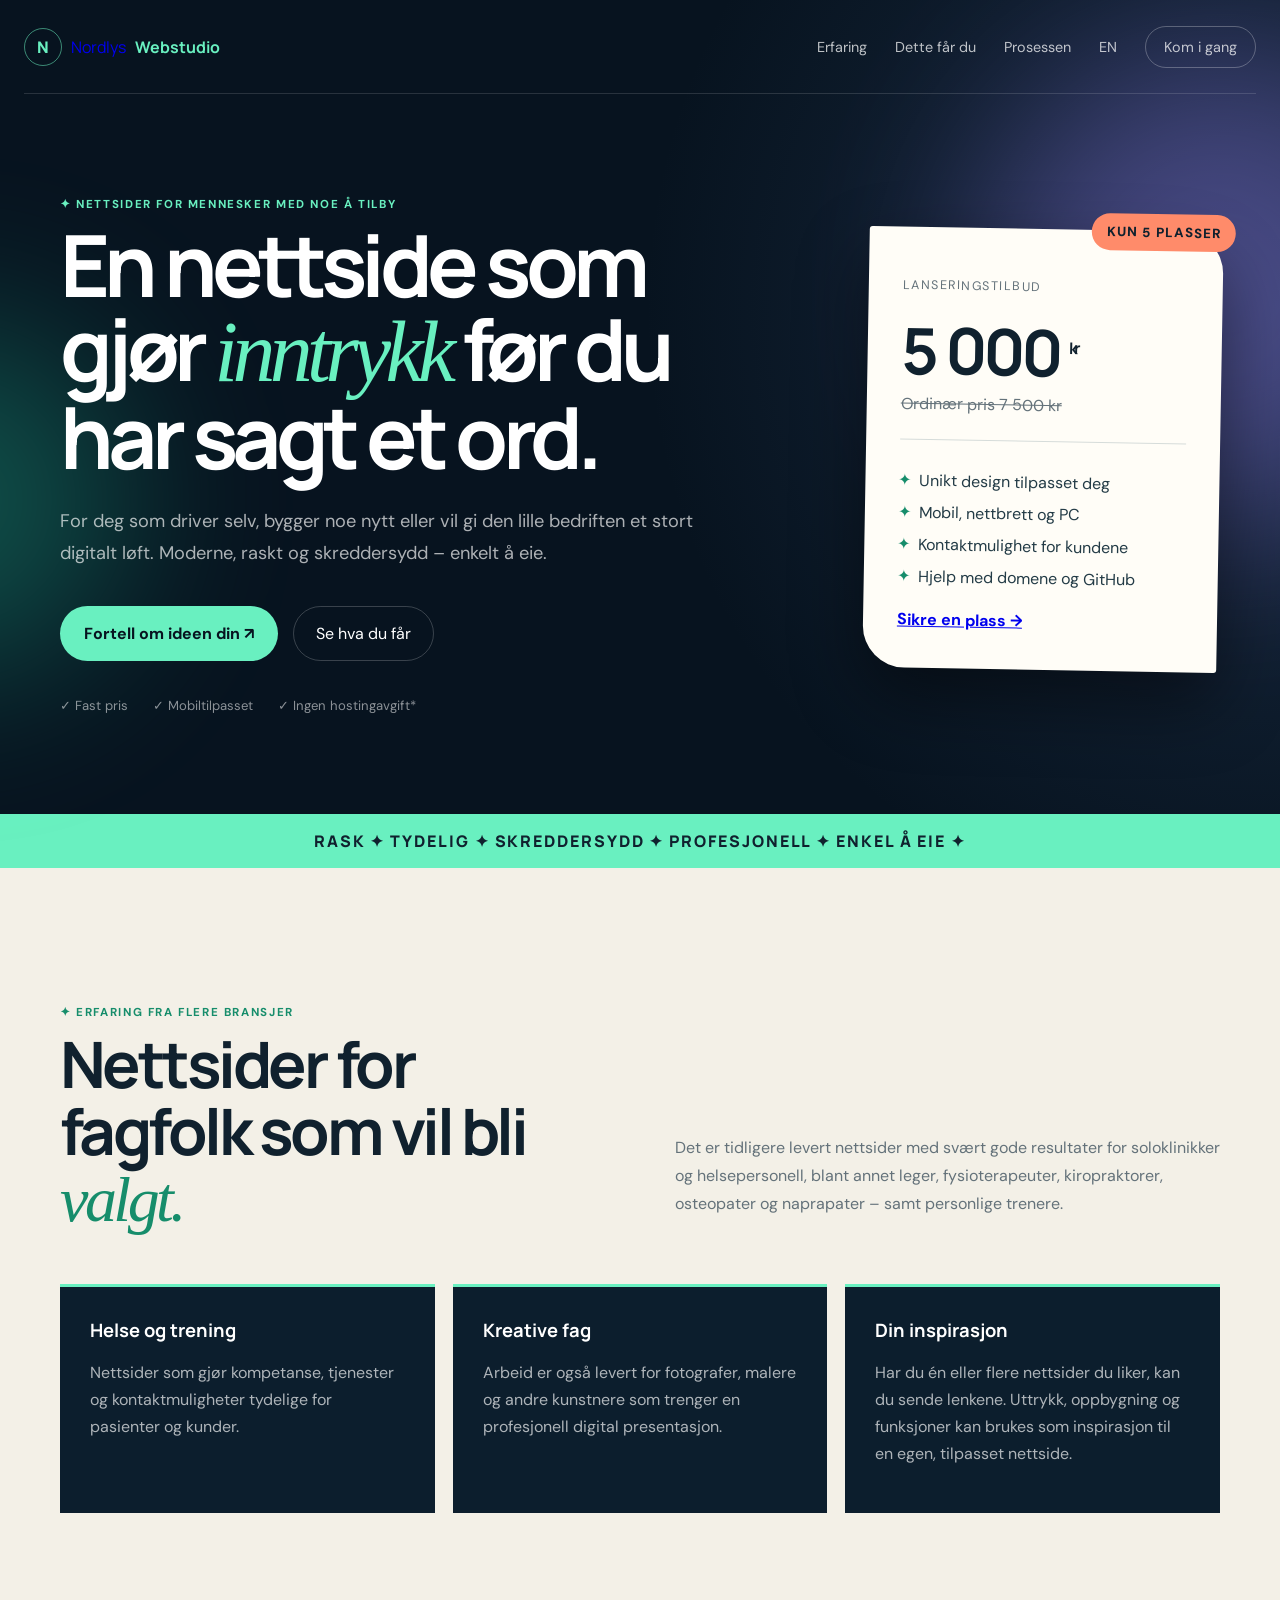
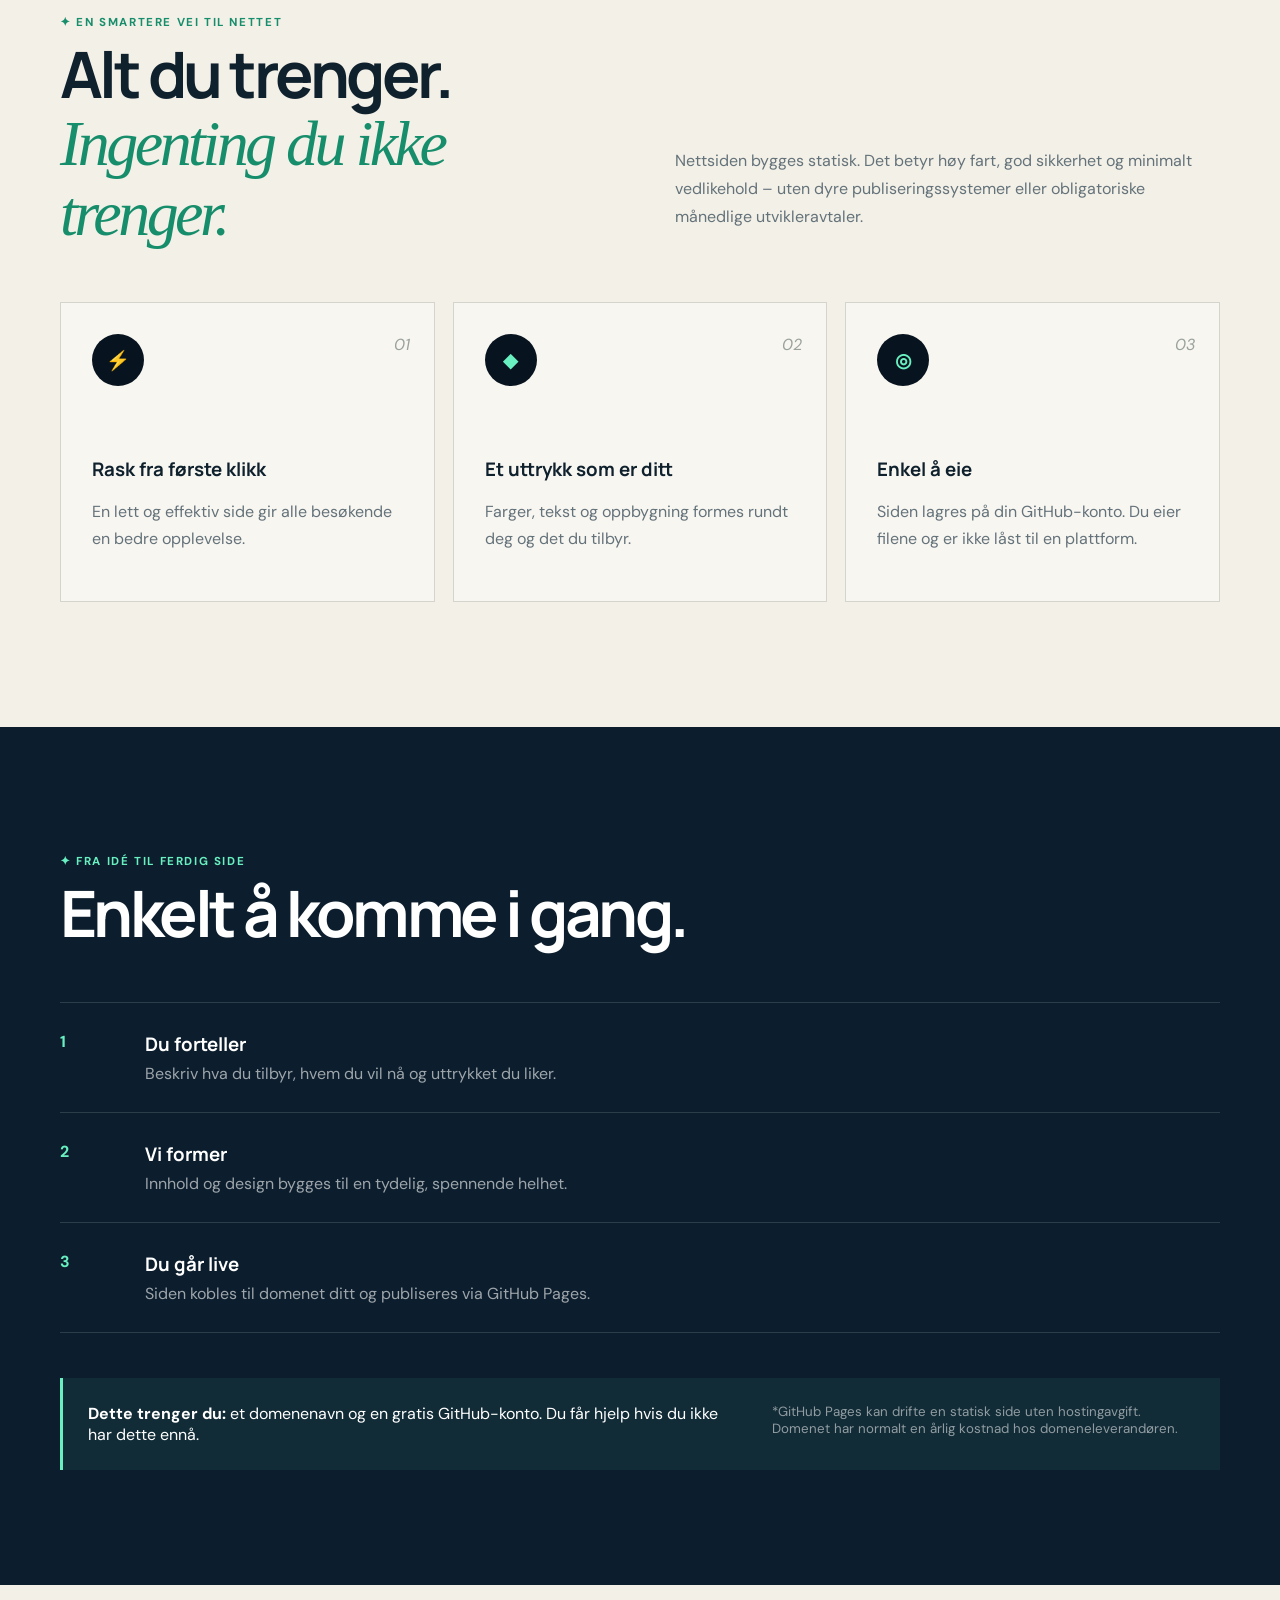
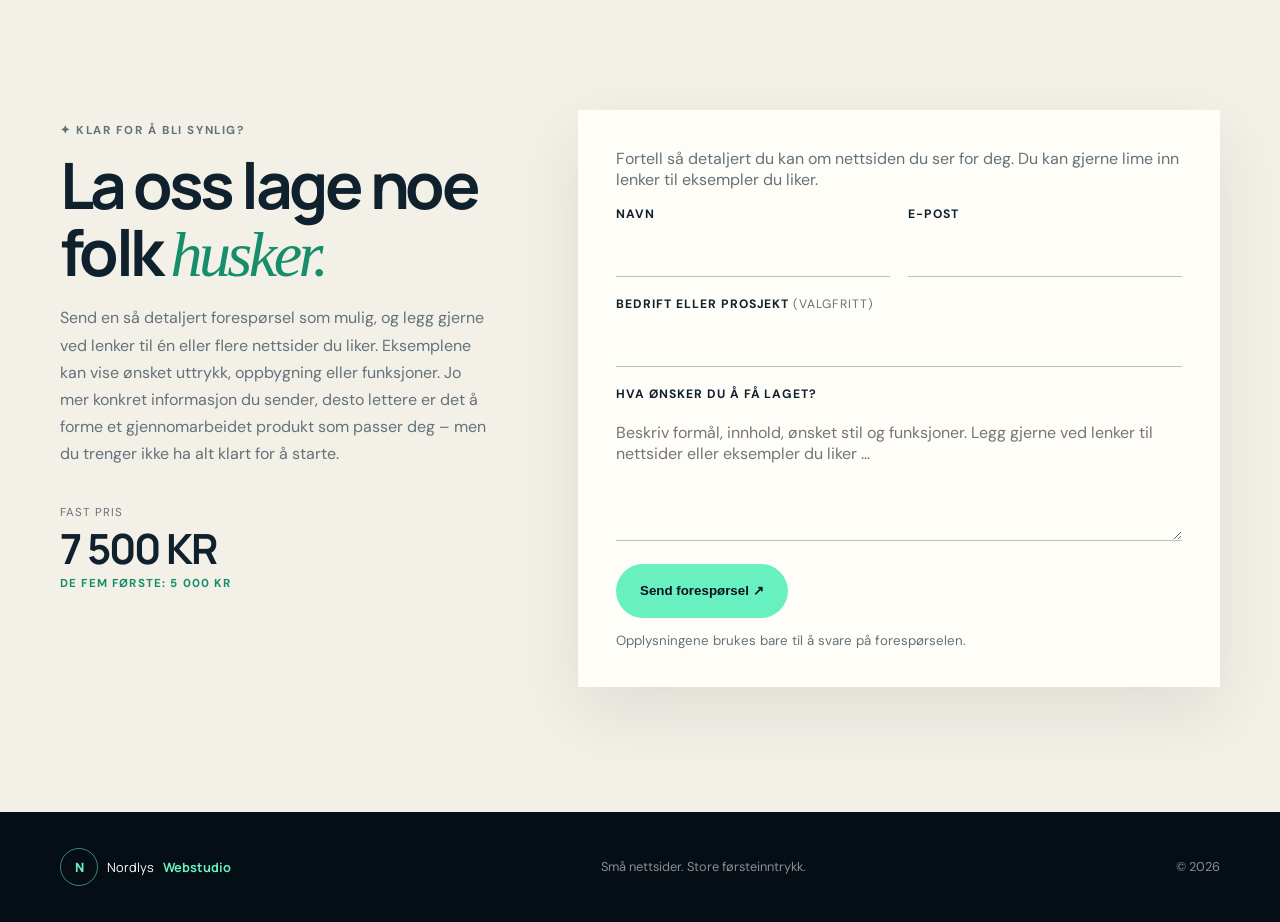
<file: index.html>
<!doctype html><html lang="no"><head><meta charset="utf-8"><meta name="viewport" content="width=device-width,initial-scale=1"><title>Nordlys Webstudio – Nettsider som gjør inntrykk</title><meta name="description" content="Moderne statiske nettsider for enkeltpersoner og små bedrifter. Fast pris 7 500 kr. De fem første får lanseringspris 5 000 kr."><link rel="canonical" href="https://nordlyswebstudio.no/"><link rel="alternate" hreflang="no" href="https://nordlyswebstudio.no/"><link rel="alternate" hreflang="en" href="https://nordlyswebstudio.no/en/"><meta property="og:title" content="Nordlys Webstudio – Gjør ideen din synlig"><meta property="og:description" content="Skreddersydd nettside til fast pris. De fem første får den for 5 000 kr."><meta property="og:url" content="https://nordlyswebstudio.no/"><meta name="theme-color" content="#07131f"><link rel="stylesheet" href="style.css"></head>
<body><div class="glow g1"></div><div class="glow g2"></div>
<header><a class="logo" href="#top"><i>N</i>Nordlys <b>Webstudio</b></a><nav><a href="#erfaring">Erfaring</a><a href="#leveranse">Dette får du</a><a href="#prosess">Prosessen</a><a href="en/" lang="en">EN</a><a class="pill" href="#kontakt">Kom i gang</a></nav></header>
<main id="top"><section class="hero shell"><div><p class="tag">✦ Nettsider for mennesker med noe å tilby</p><h1>En nettside som gjør <em>inntrykk</em> før du har sagt et ord.</h1><p class="lead">For deg som driver selv, bygger noe nytt eller vil gi den lille bedriften et stort digitalt løft. Moderne, raskt og skreddersydd – enkelt å eie.</p><div class="actions"><a class="btn" href="#kontakt">Fortell om ideen din ↗</a><a class="ghost" href="#leveranse">Se hva du får</a></div><div class="checks"><span>✓ Fast pris</span><span>✓ Mobiltilpasset</span><span>✓ Ingen hostingavgift*</span></div></div>
<aside><small>Kun 5 plasser</small><p>Lanseringstilbud</p><strong>5 000 <sup>kr</sup></strong><s>Ordinær pris 7 500 kr</s><hr><ul><li>Unikt design tilpasset deg</li><li>Mobil, nettbrett og PC</li><li>Kontaktmulighet for kundene</li><li>Hjelp med domene og GitHub</li></ul><a href="#kontakt">Sikre en plass →</a></aside></section>
<div class="ribbon">RASK ✦ TYDELIG ✦ SKREDDERSYDD ✦ PROFESJONELL ✦ ENKEL Å EIE ✦</div>
<section class="shell section experience" id="erfaring"><div class="experience-copy"><div><p class="tag dark">✦ Erfaring fra flere bransjer</p><h2>Nettsider for fagfolk som vil bli <em>valgt.</em></h2></div><p>Det er tidligere levert nettsider med svært gode resultater for soloklinikker og helsepersonell, blant annet leger, fysioterapeuter, kiropraktorer, osteopater og naprapater – samt personlige trenere.</p></div><div class="experience-grid"><article><b>Helse og trening</b><p>Nettsider som gjør kompetanse, tjenester og kontaktmuligheter tydelige for pasienter og kunder.</p></article><article><b>Kreative fag</b><p>Arbeid er også levert for fotografer, malere og andre kunstnere som trenger en profesjonell digital presentasjon.</p></article><article><b>Din inspirasjon</b><p>Har du én eller flere nettsider du liker, kan du sende lenkene. Uttrykk, oppbygning og funksjoner kan brukes som inspirasjon til en egen, tilpasset nettside.</p></article></div></section>
<section class="shell section" id="leveranse"><div class="heading"><div><p class="tag dark">✦ En smartere vei til nettet</p><h2>Alt du trenger.<br><em>Ingenting du ikke trenger.</em></h2></div><p>Nettsiden bygges statisk. Det betyr høy fart, god sikkerhet og minimalt vedlikehold – uten dyre publiseringssystemer eller obligatoriske månedlige utvikleravtaler.</p></div><div class="cards"><article><i>01</i><b>⚡</b><h3>Rask fra første klikk</h3><p>En lett og effektiv side gir alle besøkende en bedre opplevelse.</p></article><article><i>02</i><b>◆</b><h3>Et uttrykk som er ditt</h3><p>Farger, tekst og oppbygning formes rundt deg og det du tilbyr.</p></article><article><i>03</i><b>◎</b><h3>Enkel å eie</h3><p>Siden lagres på din GitHub-konto. Du eier filene og er ikke låst til en plattform.</p></article></div></section>
<section class="process" id="prosess"><div class="shell"><p class="tag">✦ Fra idé til ferdig side</p><h2>Enkelt å komme i gang.</h2><ol><li><b>1</b><div><h3>Du forteller</h3><p>Beskriv hva du tilbyr, hvem du vil nå og uttrykket du liker.</p></div></li><li><b>2</b><div><h3>Vi former</h3><p>Innhold og design bygges til en tydelig, spennende helhet.</p></div></li><li><b>3</b><div><h3>Du går live</h3><p>Siden kobles til domenet ditt og publiseres via GitHub Pages.</p></div></li></ol><div class="note"><p><b>Dette trenger du:</b> et domenenavn og en gratis GitHub-konto. Du får hjelp hvis du ikke har dette ennå.</p><small>*GitHub Pages kan drifte en statisk side uten hostingavgift. Domenet har normalt en årlig kostnad hos domeneleverandøren.</small></div></div></section>
<section class="shell contact" id="kontakt"><div><p class="tag dark">✦ Klar for å bli synlig?</p><h2>La oss lage noe folk <em>husker.</em></h2><p>Send en så detaljert forespørsel som mulig, og legg gjerne ved lenker til én eller flere nettsider du liker. Eksemplene kan vise ønsket uttrykk, oppbygning eller funksjoner. Jo mer konkret informasjon du sender, desto lettere er det å forme et gjennomarbeidet produkt som passer deg – men du trenger ikke ha alt klart for å starte.</p><div class="price">Fast pris <b>7 500 kr</b><span>De fem første: 5 000 kr</span></div></div>
<form id="contactForm"><input type="hidden" name="access_key" value="42138df7-d9bb-4392-a4db-0a508eb42677"><input type="hidden" name="subject" value="Ny henvendelse – Nordlys Webstudio"><input class="bot" type="checkbox" name="botcheck" tabindex="-1"><p id="status" data-send="Sender …" data-ok="Takk! Forespørselen er sendt. Du får svar snart." data-error="Noe gikk galt. Prøv igjen om litt.">Fortell så detaljert du kan om nettsiden du ser for deg. Du kan gjerne lime inn lenker til eksempler du liker.</p><div class="row"><label>Navn<input name="navn" autocomplete="name" required></label><label>E-post<input type="email" name="epost" autocomplete="email" required></label></div><label>Bedrift eller prosjekt <span>(valgfritt)</span><input name="bedrift"></label><label>Hva ønsker du å få laget?<textarea name="melding" rows="5" placeholder="Beskriv formål, innhold, ønsket stil og funksjoner. Legg gjerne ved lenker til nettsider eller eksempler du liker …" required></textarea></label><button class="btn" type="submit">Send forespørsel ↗</button><small>Opplysningene brukes bare til å svare på forespørselen.</small></form></section></main>
<footer><a class="logo" href="#top"><i>N</i>Nordlys <b>Webstudio</b></a><p>Små nettsider. Store førsteinntrykk.</p><p>© <span id="year"></span></p></footer><script src="script.js"></script></body></html>
</file>
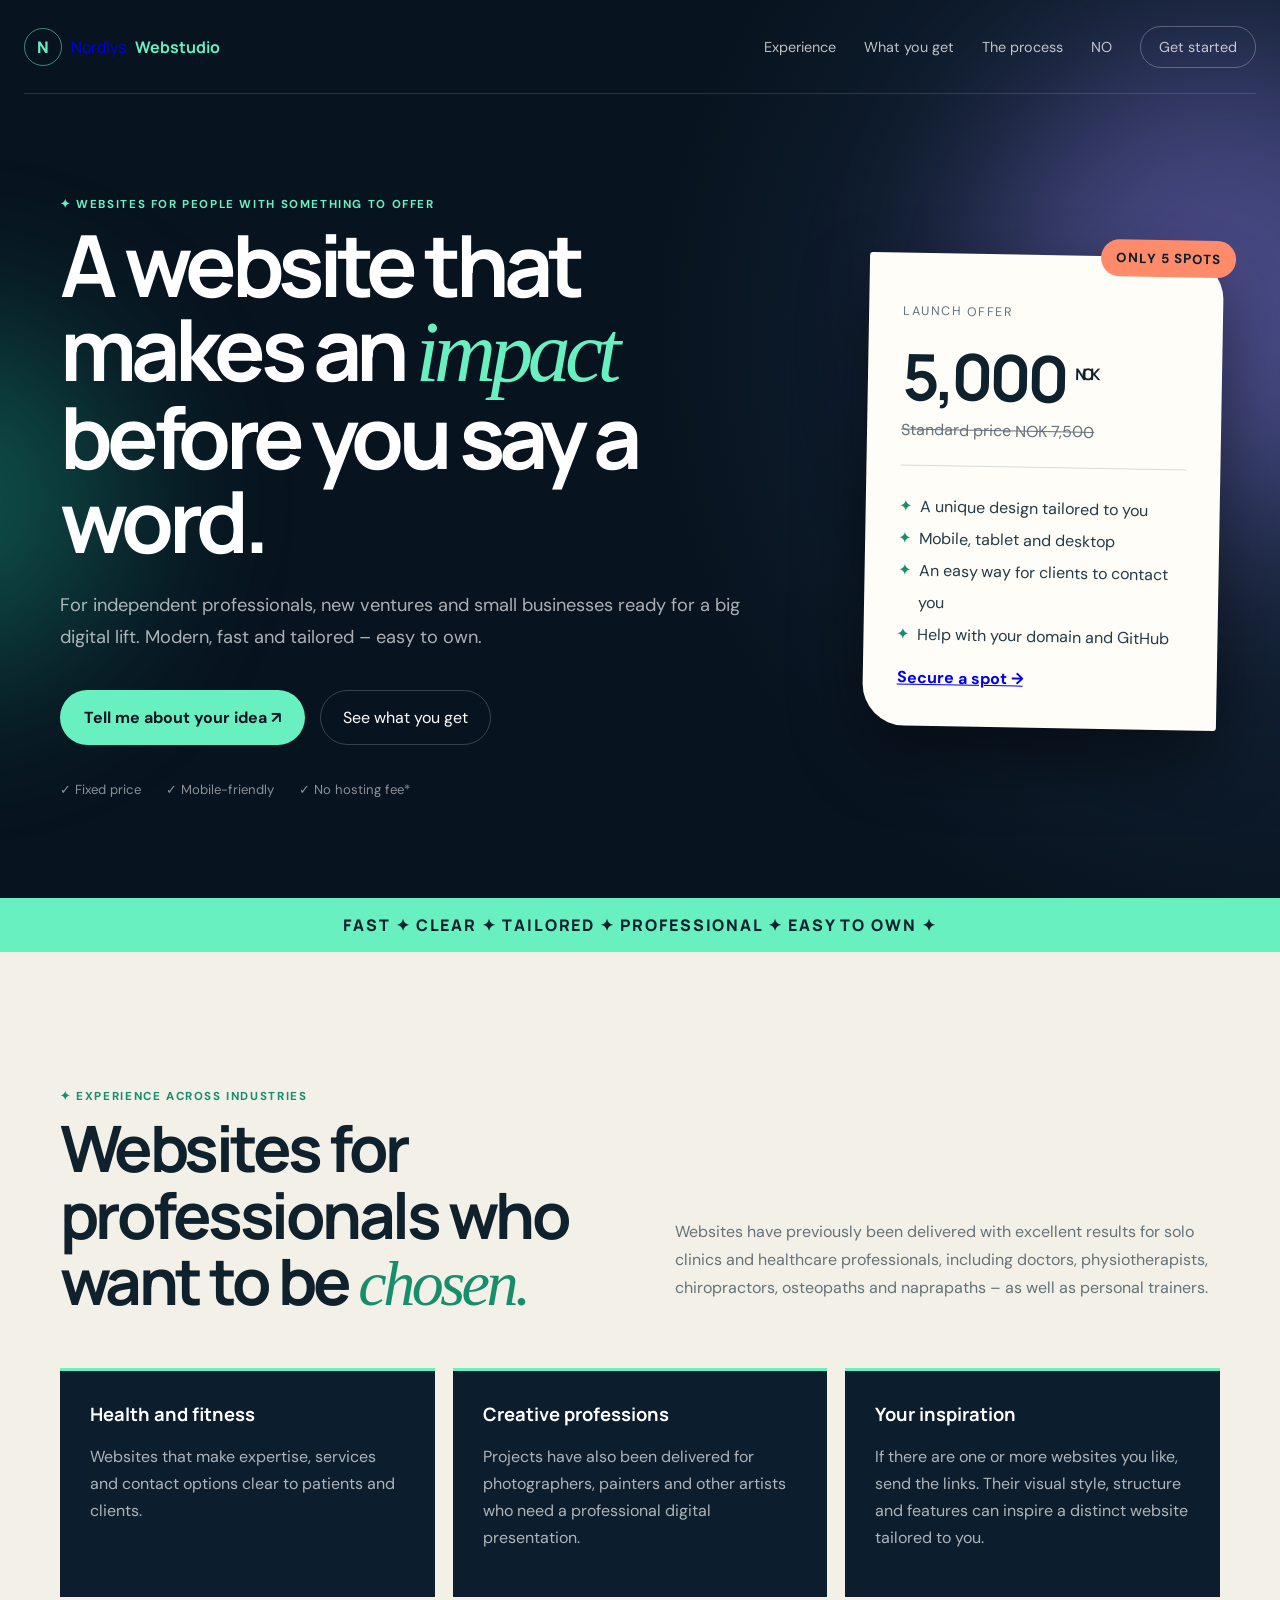
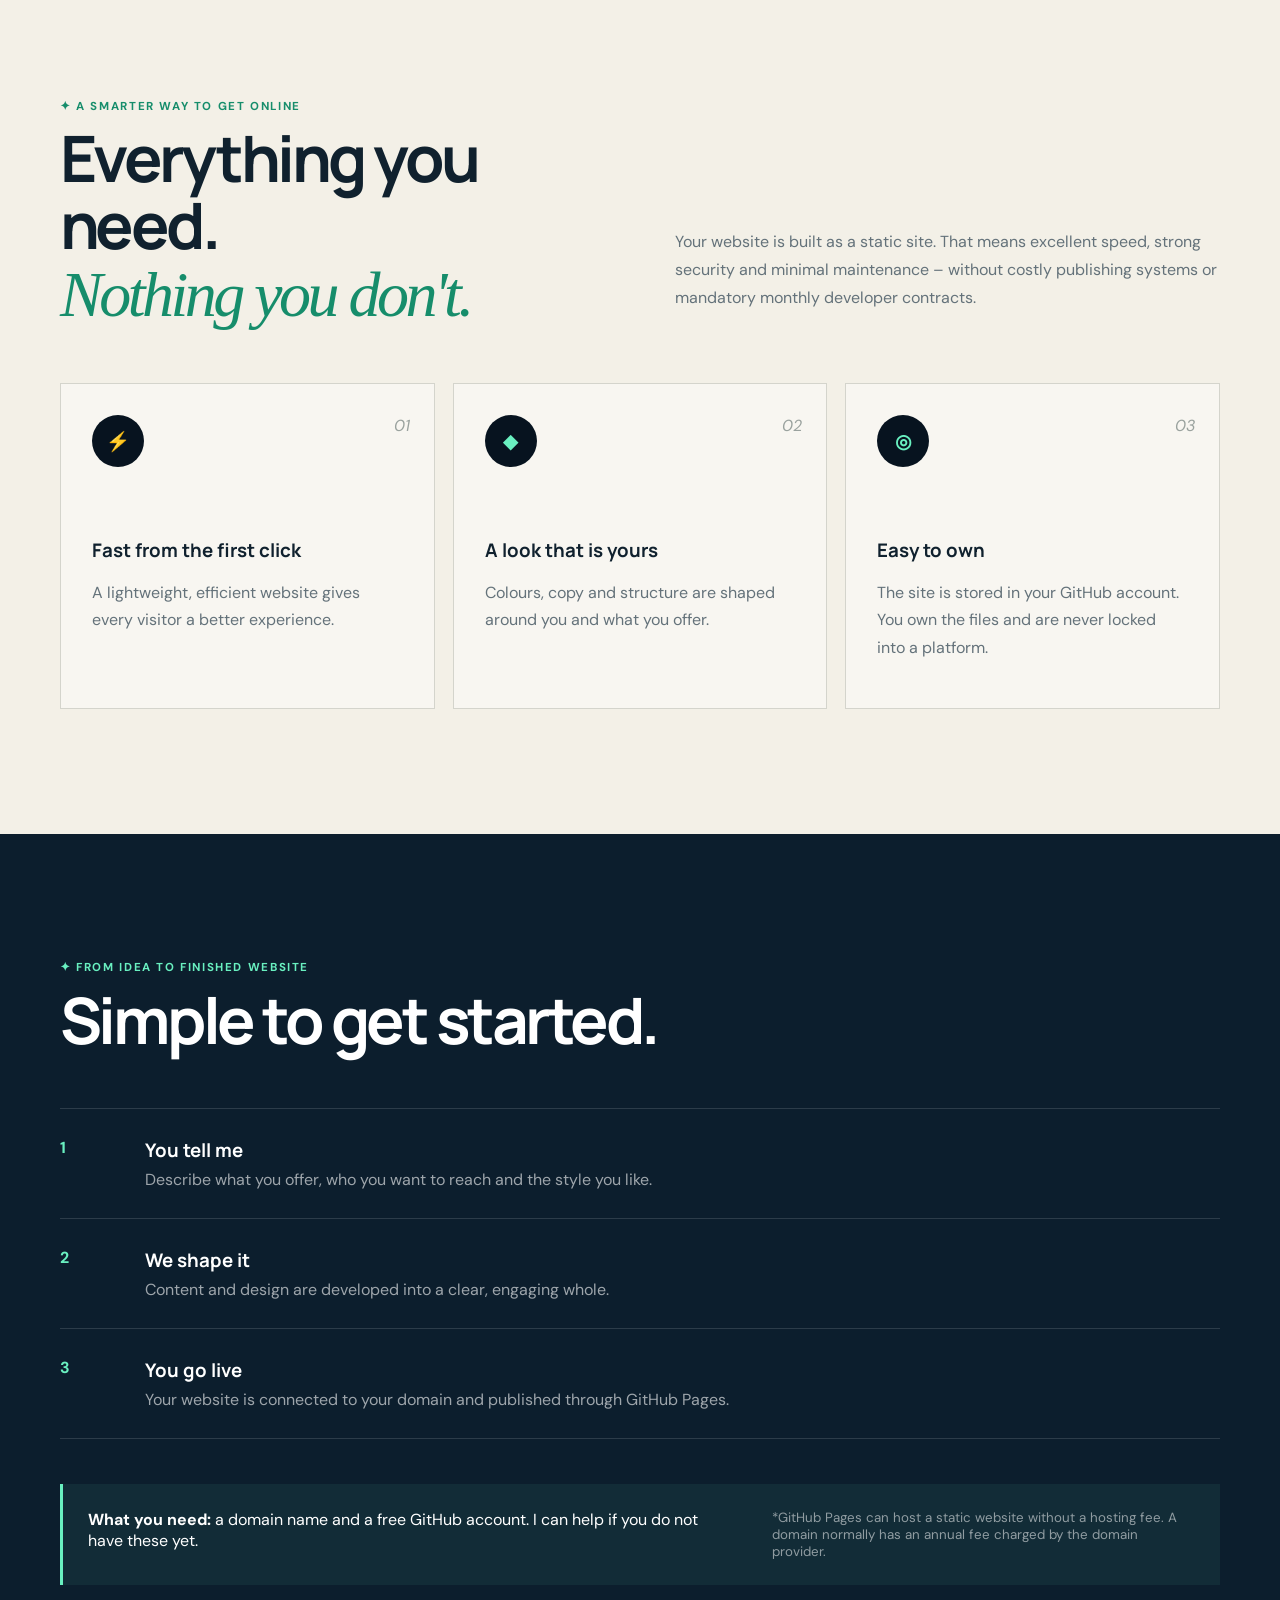
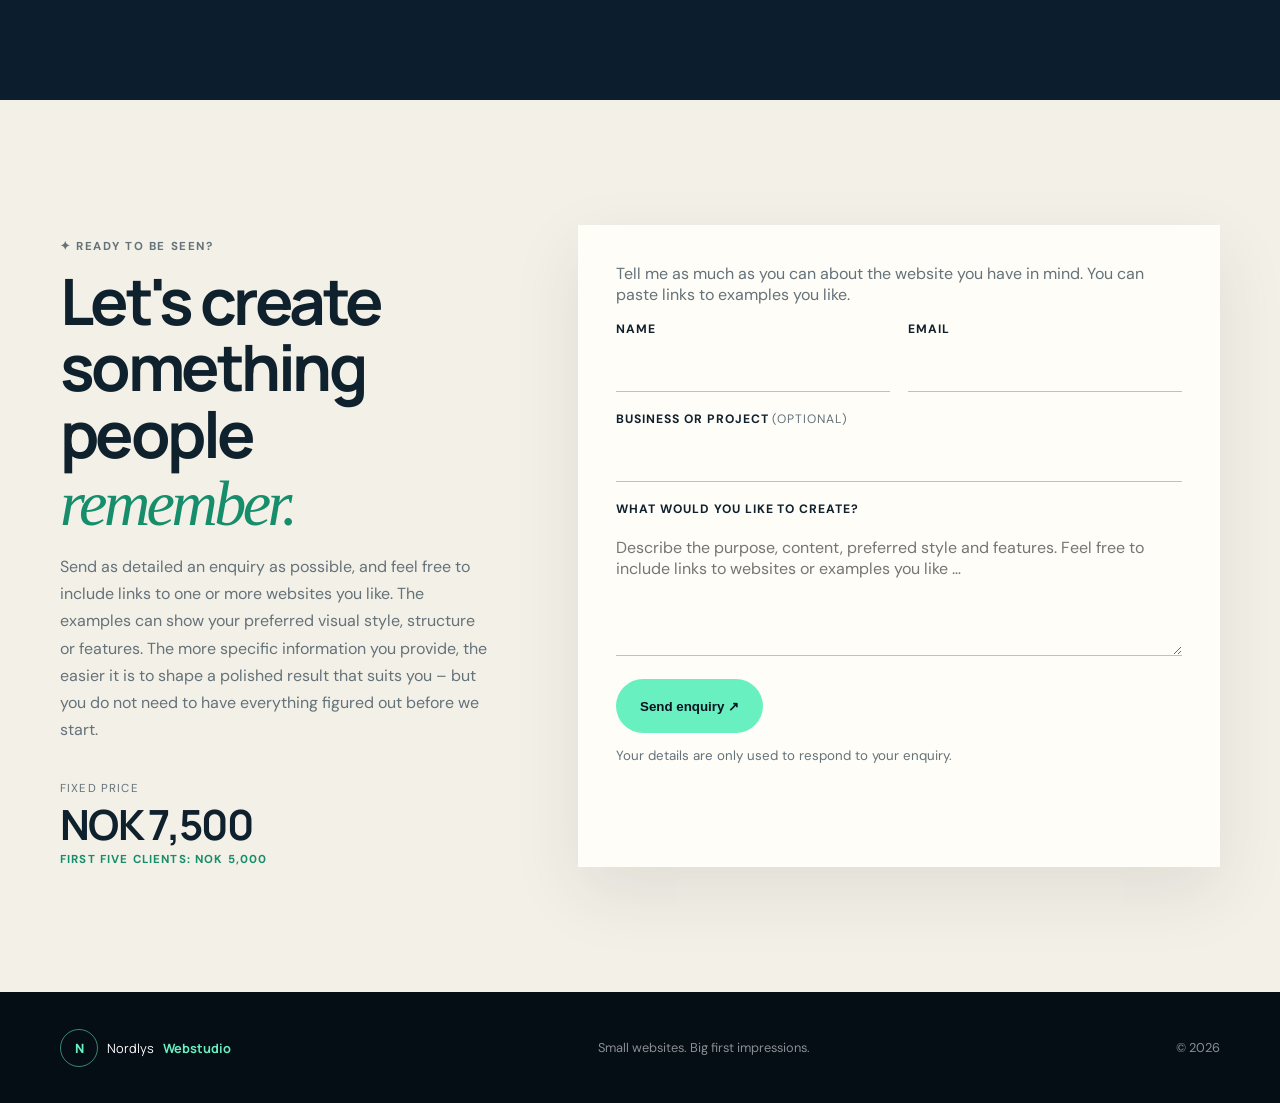
<file: en/index.html>
<!doctype html><html lang="en"><head><meta charset="utf-8"><meta name="viewport" content="width=device-width,initial-scale=1"><title>Nordlys Webstudio – Websites that make an impact</title><meta name="description" content="Modern static websites for individuals and small businesses. Fixed price NOK 7,500. Launch offer: NOK 5,000 for the first five clients."><link rel="canonical" href="https://nordlyswebstudio.no/en/"><link rel="alternate" hreflang="no" href="https://nordlyswebstudio.no/"><link rel="alternate" hreflang="en" href="https://nordlyswebstudio.no/en/"><meta property="og:title" content="Nordlys Webstudio – Make your idea visible"><meta property="og:description" content="A tailored website at a fixed price. The first five clients pay NOK 5,000."><meta property="og:url" content="https://nordlyswebstudio.no/en/"><meta name="theme-color" content="#07131f"><link rel="stylesheet" href="../style.css"></head>
<body><div class="glow g1"></div><div class="glow g2"></div><header><a class="logo" href="#top"><i>N</i>Nordlys <b>Webstudio</b></a><nav><a href="#experience">Experience</a><a href="#delivery">What you get</a><a href="#process">The process</a><a href="../" lang="no">NO</a><a class="pill" href="#contact">Get started</a></nav></header>
<main id="top"><section class="hero shell"><div><p class="tag">✦ Websites for people with something to offer</p><h1>A website that makes an <em>impact</em> before you say a word.</h1><p class="lead">For independent professionals, new ventures and small businesses ready for a big digital lift. Modern, fast and tailored – easy to own.</p><div class="actions"><a class="btn" href="#contact">Tell me about your idea ↗</a><a class="ghost" href="#delivery">See what you get</a></div><div class="checks"><span>✓ Fixed price</span><span>✓ Mobile-friendly</span><span>✓ No hosting fee*</span></div></div><aside><small>Only 5 spots</small><p>Launch offer</p><strong>5,000 <sup>NOK</sup></strong><s>Standard price NOK 7,500</s><hr><ul><li>A unique design tailored to you</li><li>Mobile, tablet and desktop</li><li>An easy way for clients to contact you</li><li>Help with your domain and GitHub</li></ul><a href="#contact">Secure a spot →</a></aside></section>
<div class="ribbon">FAST ✦ CLEAR ✦ TAILORED ✦ PROFESSIONAL ✦ EASY TO OWN ✦</div><section class="shell section experience" id="experience"><div class="experience-copy"><div><p class="tag dark">✦ Experience across industries</p><h2>Websites for professionals who want to be <em>chosen.</em></h2></div><p>Websites have previously been delivered with excellent results for solo clinics and healthcare professionals, including doctors, physiotherapists, chiropractors, osteopaths and naprapaths – as well as personal trainers.</p></div><div class="experience-grid"><article><b>Health and fitness</b><p>Websites that make expertise, services and contact options clear to patients and clients.</p></article><article><b>Creative professions</b><p>Projects have also been delivered for photographers, painters and other artists who need a professional digital presentation.</p></article><article><b>Your inspiration</b><p>If there are one or more websites you like, send the links. Their visual style, structure and features can inspire a distinct website tailored to you.</p></article></div></section><section class="shell section" id="delivery"><div class="heading"><div><p class="tag dark">✦ A smarter way to get online</p><h2>Everything you need.<br><em>Nothing you don't.</em></h2></div><p>Your website is built as a static site. That means excellent speed, strong security and minimal maintenance – without costly publishing systems or mandatory monthly developer contracts.</p></div><div class="cards"><article><i>01</i><b>⚡</b><h3>Fast from the first click</h3><p>A lightweight, efficient website gives every visitor a better experience.</p></article><article><i>02</i><b>◆</b><h3>A look that is yours</h3><p>Colours, copy and structure are shaped around you and what you offer.</p></article><article><i>03</i><b>◎</b><h3>Easy to own</h3><p>The site is stored in your GitHub account. You own the files and are never locked into a platform.</p></article></div></section>
<section class="process" id="process"><div class="shell"><p class="tag">✦ From idea to finished website</p><h2>Simple to get started.</h2><ol><li><b>1</b><div><h3>You tell me</h3><p>Describe what you offer, who you want to reach and the style you like.</p></div></li><li><b>2</b><div><h3>We shape it</h3><p>Content and design are developed into a clear, engaging whole.</p></div></li><li><b>3</b><div><h3>You go live</h3><p>Your website is connected to your domain and published through GitHub Pages.</p></div></li></ol><div class="note"><p><b>What you need:</b> a domain name and a free GitHub account. I can help if you do not have these yet.</p><small>*GitHub Pages can host a static website without a hosting fee. A domain normally has an annual fee charged by the domain provider.</small></div></div></section>
<section class="shell contact" id="contact"><div><p class="tag dark">✦ Ready to be seen?</p><h2>Let's create something people <em>remember.</em></h2><p>Send as detailed an enquiry as possible, and feel free to include links to one or more websites you like. The examples can show your preferred visual style, structure or features. The more specific information you provide, the easier it is to shape a polished result that suits you – but you do not need to have everything figured out before we start.</p><div class="price">Fixed price <b>NOK 7,500</b><span>First five clients: NOK 5,000</span></div></div><form id="contactForm"><input type="hidden" name="access_key" value="42138df7-d9bb-4392-a4db-0a508eb42677"><input type="hidden" name="subject" value="New enquiry – Nordlys Webstudio (English)"><input class="bot" type="checkbox" name="botcheck" tabindex="-1"><p id="status" data-send="Sending …" data-ok="Thank you! Your enquiry has been sent. You will hear back soon." data-error="Something went wrong. Please try again shortly.">Tell me as much as you can about the website you have in mind. You can paste links to examples you like.</p><div class="row"><label>Name<input name="name" autocomplete="name" required></label><label>Email<input type="email" name="email" autocomplete="email" required></label></div><label>Business or project <span>(optional)</span><input name="business"></label><label>What would you like to create?<textarea name="message" rows="5" placeholder="Describe the purpose, content, preferred style and features. Feel free to include links to websites or examples you like …" required></textarea></label><button class="btn" type="submit">Send enquiry ↗</button><small>Your details are only used to respond to your enquiry.</small></form></section></main><footer><a class="logo" href="#top"><i>N</i>Nordlys <b>Webstudio</b></a><p>Small websites. Big first impressions.</p><p>© <span id="year"></span></p></footer><script src="../script.js"></script></body></html>
</file>
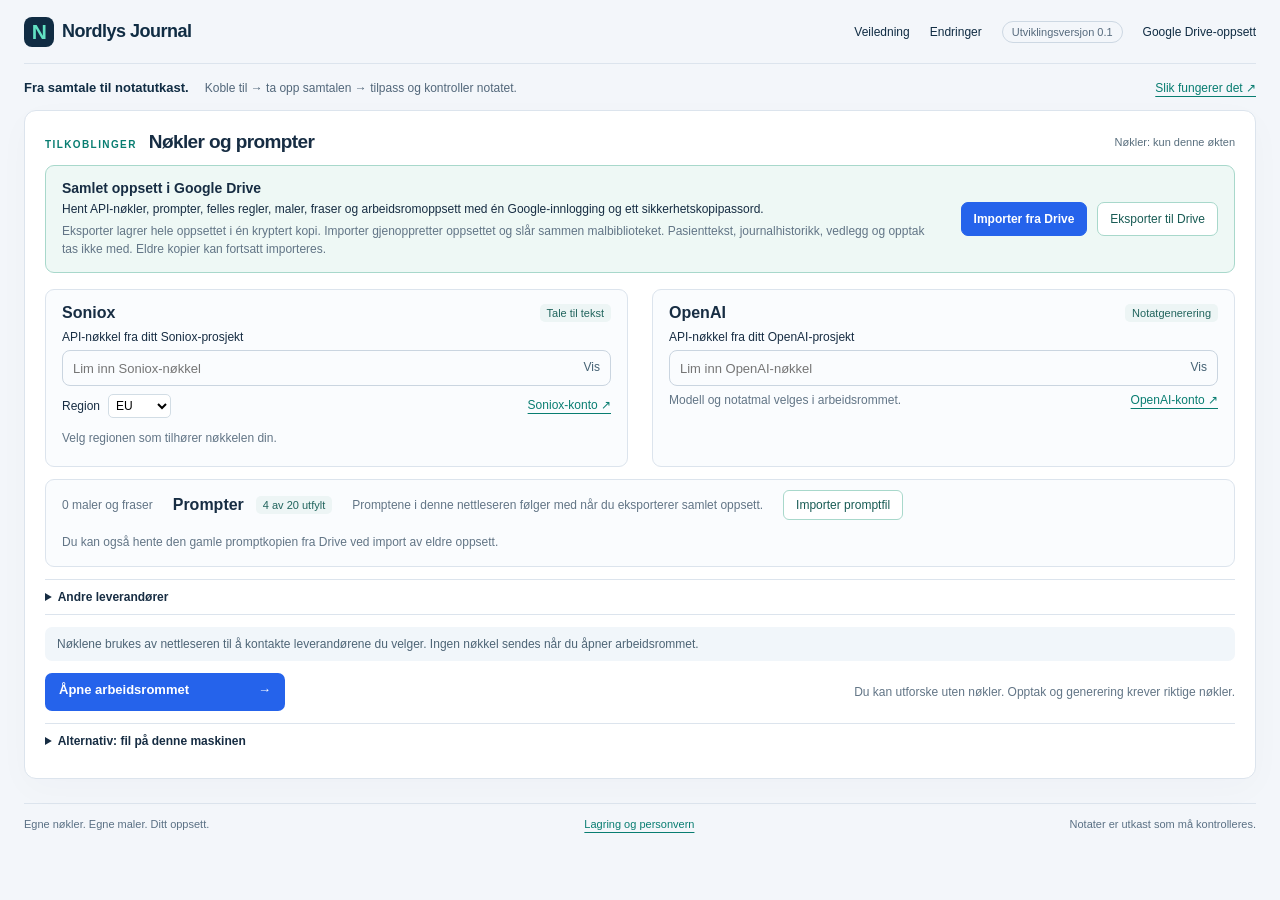
<file: journal/index.html>
<!doctype html>
<html lang="no"><head><meta charset="utf-8"><meta name="viewport" content="width=device-width,initial-scale=1"><meta name="robots" content="noindex,nofollow"><meta name="referrer" content="no-referrer"><title>Nordlys Journal · Oppsett</title><meta name="description" content="Ditt arbeidsrom for transkribering og notatutkast."><link rel="icon" href="./nordlys.svg" type="image/svg+xml"><link rel="stylesheet" href="./nordlys.css"><script src="./js/features/session-continuity.js?v=20261030-session"></script></head>
<body class="setup-page">
<header class="shell header"><a class="brand" href="./index.html"><span class="mark">N</span> Nordlys Journal</a><nav aria-label="Hovedmeny"><a href="./veiledning.html">Veiledning</a><a href="./veiledning.html#endringer">Endringer</a><span class="version">Utviklingsversjon 0.1</span><a href="./google-drive.html">Google Drive-oppsett</a></nav></header>
<main class="shell setup">
<div class="intro compact-intro"><h1>Fra samtale til notatutkast.</h1><p>Koble til → ta opp samtalen → tilpass og kontroller notatet.</p><a href="./veiledning.html">Slik fungerer det ↗</a></div>
<section class="panel" aria-labelledby="setup-title"><div class="panel-heading"><div><p class="eyebrow">TILKOBLINGER</p><h2 id="setup-title">Nøkler og prompter</h2></div><span class="session-label">Nøkler: kun denne økten</span></div>
<section class="drive-key-panel" aria-labelledby="drive-key-title"><h3 id="drive-key-title">Samlet oppsett i Google Drive</h3><p>Hent API-nøkler, prompter, felles regler, maler, fraser og arbeidsromoppsett med én Google-innlogging og ett sikkerhetskopipassord.</p><div class="drive-key-actions"><button type="button" class="primary" id="drive-load-keys">Importer fra Drive</button><button type="button" id="drive-save-keys">Eksporter til Drive</button></div><p class="help">Eksporter lagrer hele oppsettet i én kryptert kopi. Importer gjenoppretter oppsettet og slår sammen malbiblioteket. Pasienttekst, journalhistorikk, vedlegg og opptak tas ikke med. Eldre kopier kan fortsatt importeres.</p></section>
<form id="setup-form" autocomplete="off">
<div class="provider"><div class="provider-heading"><h3>Soniox</h3><span>Tale til tekst</span></div><label for="soniox-key">API-nøkkel fra ditt Soniox-prosjekt</label><div class="key-input"><input id="soniox-key" name="soniox" type="password" autocomplete="off" spellcheck="false" placeholder="Lim inn Soniox-nøkkel"><button class="reveal" type="button" data-reveal="soniox-key" aria-label="Vis Soniox-nøkkel">Vis</button></div><div class="field-bottom"><label for="soniox-region">Region <select id="soniox-region"><option value="eu">EU</option><option value="global">Global</option></select></label><a href="https://console.soniox.com/" target="_blank" rel="noopener noreferrer">Soniox-konto ↗</a></div><p class="help">Velg regionen som tilhører nøkkelen din.</p></div>
<div class="provider"><div class="provider-heading"><h3>OpenAI</h3><span>Notatgenerering</span></div><label for="openai-key">API-nøkkel fra ditt OpenAI-prosjekt</label><div class="key-input"><input id="openai-key" name="openai" type="password" autocomplete="off" spellcheck="false" placeholder="Lim inn OpenAI-nøkkel"><button class="reveal" type="button" data-reveal="openai-key" aria-label="Vis OpenAI-nøkkel">Vis</button></div><div class="field-bottom"><p class="help">Modell og notatmal velges i arbeidsrommet.</p><a href="https://platform.openai.com/api-keys" target="_blank" rel="noopener noreferrer">OpenAI-konto ↗</a></div></div>
<section class="provider setup-prompts"><p id="setup-template-count" class="help"></p><div class="provider-heading"><h3>Prompter</h3><span id="setup-prompt-count"></span></div><p class="help">Promptene i denne nettleseren følger med når du eksporterer samlet oppsett.</p><button type="button" id="setup-import-prompts">Importer promptfil</button><input id="setup-prompt-file" type="file" accept=".json,application/json" hidden><p class="help">Du kan også hente den gamle promptkopien fra Drive ved import av eldre oppsett.</p></section>
<details class="optional"><summary>Andre leverandører</summary><label for="mistral-key">Mistral API-nøkkel</label><input id="mistral-key" type="password" autocomplete="off"><label for="requesty-key">Requesty API-nøkkel</label><input id="requesty-key" type="password" autocomplete="off"><label for="bedrock-url">AWS Bedrock backend-URL</label><input id="bedrock-url" type="url" placeholder="https://…" autocomplete="off"><label for="bedrock-secret">AWS Bedrock secret</label><input id="bedrock-secret" type="password" autocomplete="off"></details>
<p class="notice">Nøklene brukes av nettleseren til å kontakte leverandørene du velger. Ingen nøkkel sendes når du åpner arbeidsrommet.</p>
<button class="primary wide" type="submit">Åpne arbeidsrommet <span>→</span></button><p class="help centered">Du kan utforske uten nøkler. Opptak og generering krever riktige nøkler.</p>
</form><details class="optional"><summary>Alternativ: fil på denne maskinen</summary><div class="backup-actions"><button type="button" id="import-keys">Importer fra lokal JSON-fil</button><button type="button" id="export-keys">Kryptert sikkerhetskopi</button><button type="button" id="clear-keys" class="danger">Tøm nøkler</button><input id="key-file" type="file" accept=".json,application/json" hidden></div></details><p id="setup-status" role="status" aria-live="polite"></p>
</section>
</main>
<footer class="shell footer"><span>Egne nøkler. Egne maler. Ditt oppsett.</span><a href="./veiledning.html#lagring">Lagring og personvern</a><span>Notater er utkast som må kontrolleres.</span></footer>
<dialog id="backup-dialog"><form id="backup-form" name="nordlys-key-backup" method="dialog" autocomplete="on"><h2 id="backup-title">Kryptert sikkerhetskopi</h2><p id="backup-description">Velg et passord for nøkkelfilen. Passordet følger ikke med filen.</p><label for="backup-password">Passord</label><input id="backup-password" name="password" type="password" autocomplete="new-password" required minlength="12"><div id="backup-confirm-wrap"><label for="backup-confirm">Gjenta passordet</label><input id="backup-confirm" name="password-confirmation" type="password" autocomplete="new-password"></div><details id="legacy-prompt-password-wrap" class="optional"><summary>Eldre kopier med ulike passord?</summary><label for="legacy-prompt-password">Passord til den gamle promptkopien (valgfritt)</label><input id="legacy-prompt-password" type="password" autocomplete="off"><p class="help">Brukes bare hvis samlet kopi ikke finnes ennå. La stå tomt hvis begge gamle kopier har samme passord.</p></details><p id="backup-error" role="alert"></p><div class="dialog-actions"><button type="button" id="backup-cancel">Avbryt</button><button class="primary" type="submit" id="backup-submit">Last ned kryptert fil</button></div></form></dialog>
<script type="module" src="./nordlys-setup.js?v=20261125-complete"></script></body></html>
</file>
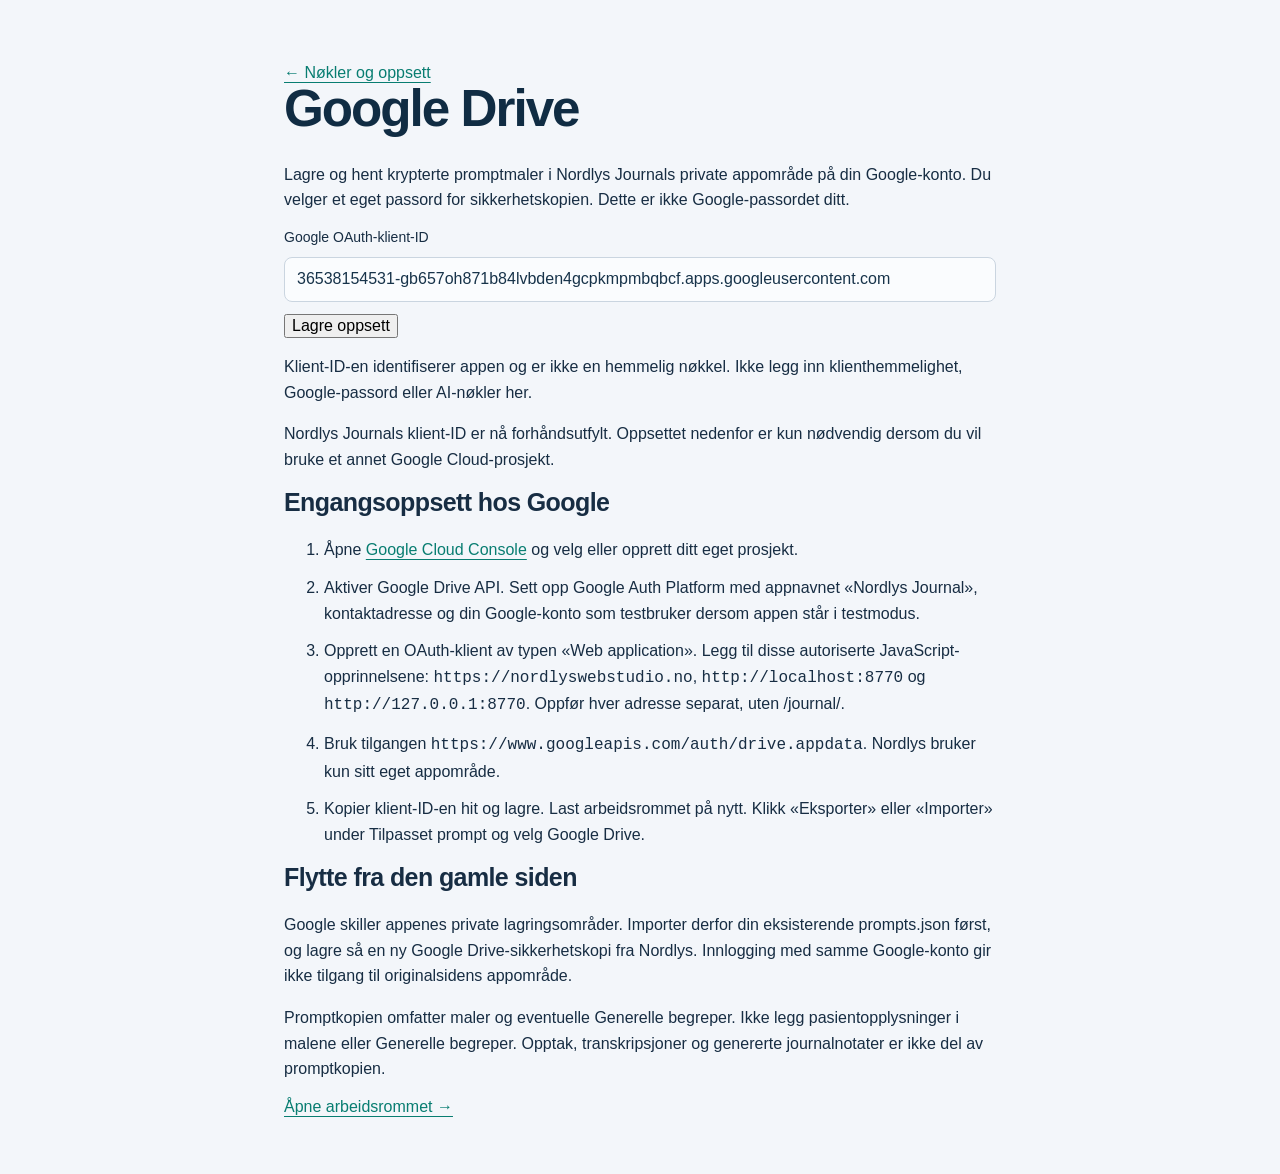
<file: journal/google-drive.html>
<!doctype html><html lang="no"><head><meta charset="utf-8"><meta name="viewport" content="width=device-width,initial-scale=1"><title>Google Drive · Nordlys Journal</title><link rel="stylesheet" href="./nordlys.css?v=20260929-colors"><style>main{max-width:760px;margin:40px auto;padding:24px}label,input,button{display:block;margin:12px 0}input{width:100%;box-sizing:border-box;padding:12px}li{margin:12px 0}p,li{line-height:1.6}</style></head><body><main><a href="./index.html">← Nøkler og oppsett</a><h1>Google Drive</h1><p>Lagre og hent krypterte promptmaler i Nordlys Journals private appområde på din Google-konto. Du velger et eget passord for sikkerhetskopien. Dette er ikke Google-passordet ditt.</p><form id="drive-config"><label for="client-id">Google OAuth-klient-ID</label><input id="client-id" autocomplete="off" placeholder="123456789-…apps.googleusercontent.com" required><button type="submit">Lagre oppsett</button><p id="status" role="status"></p></form><p>Klient-ID-en identifiserer appen og er ikke en hemmelig nøkkel. Ikke legg inn klienthemmelighet, Google-passord eller AI-nøkler her.</p><p>Nordlys Journals klient-ID er nå forhåndsutfylt. Oppsettet nedenfor er kun nødvendig dersom du vil bruke et annet Google Cloud-prosjekt.</p><h2>Engangsoppsett hos Google</h2><ol><li>Åpne <a href="https://console.cloud.google.com/" target="_blank" rel="noopener">Google Cloud Console</a> og velg eller opprett ditt eget prosjekt.</li><li>Aktiver Google Drive API. Sett opp Google Auth Platform med appnavnet «Nordlys Journal», kontaktadresse og din Google-konto som testbruker dersom appen står i testmodus.</li><li>Opprett en OAuth-klient av typen «Web application». Legg til disse autoriserte JavaScript-opprinnelsene: <code>https://nordlyswebstudio.no</code>, <code>http://localhost:8770</code> og <code>http://127.0.0.1:8770</code>. Oppfør hver adresse separat, uten /journal/.</li><li>Bruk tilgangen <code>https://www.googleapis.com/auth/drive.appdata</code>. Nordlys bruker kun sitt eget appområde.</li><li>Kopier klient-ID-en hit og lagre. Last arbeidsrommet på nytt. Klikk «Eksporter» eller «Importer» under Tilpasset prompt og velg Google Drive.</li></ol><h2>Flytte fra den gamle siden</h2><p>Google skiller appenes private lagringsområder. Importer derfor din eksisterende prompts.json først, og lagre så en ny Google Drive-sikkerhetskopi fra Nordlys. Innlogging med samme Google-konto gir ikke tilgang til originalsidens appområde.</p><p>Promptkopien omfatter maler og eventuelle Generelle begreper. Ikke legg pasientopplysninger i malene eller Generelle begreper. Opptak, transkripsjoner og genererte journalnotater er ikke del av promptkopien.</p><a href="./transcribe.html">Åpne arbeidsrommet →</a></main><script type="module" src="./google-drive-setup.js"></script></body></html>
</file>
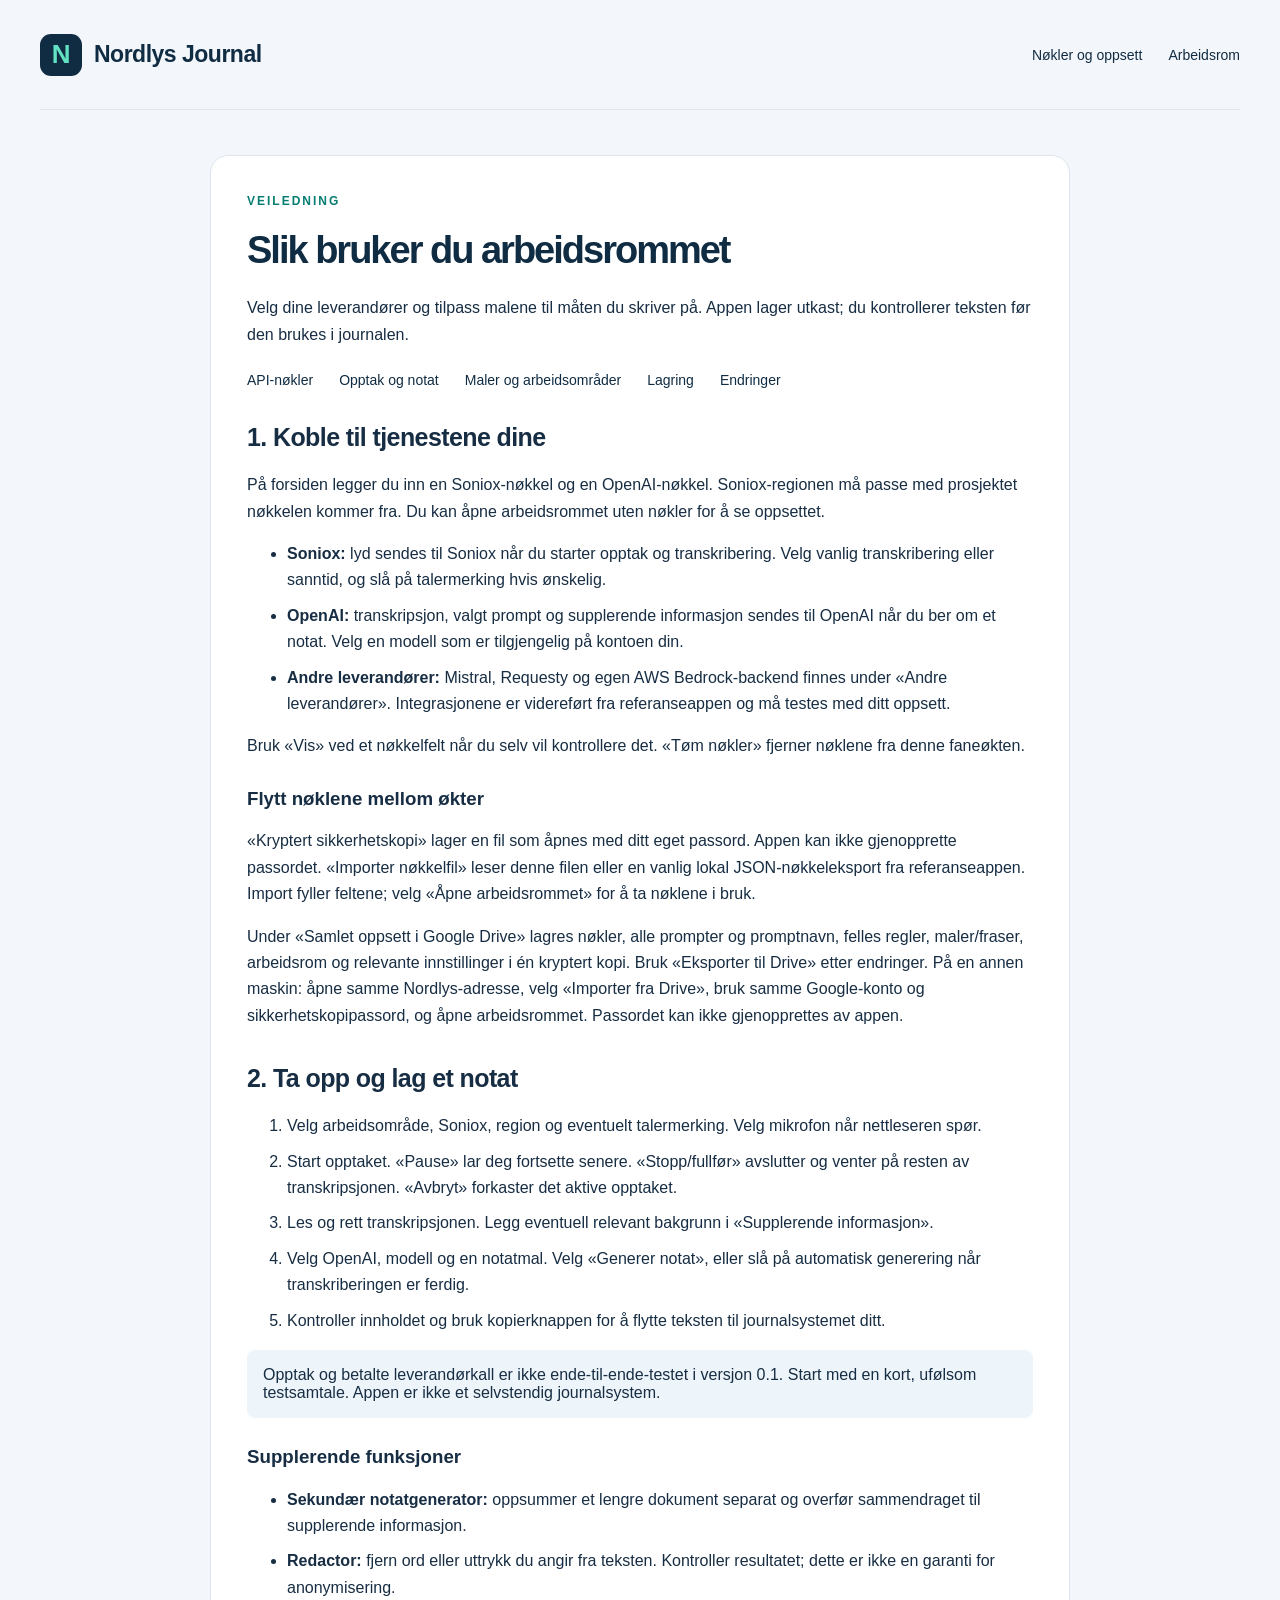
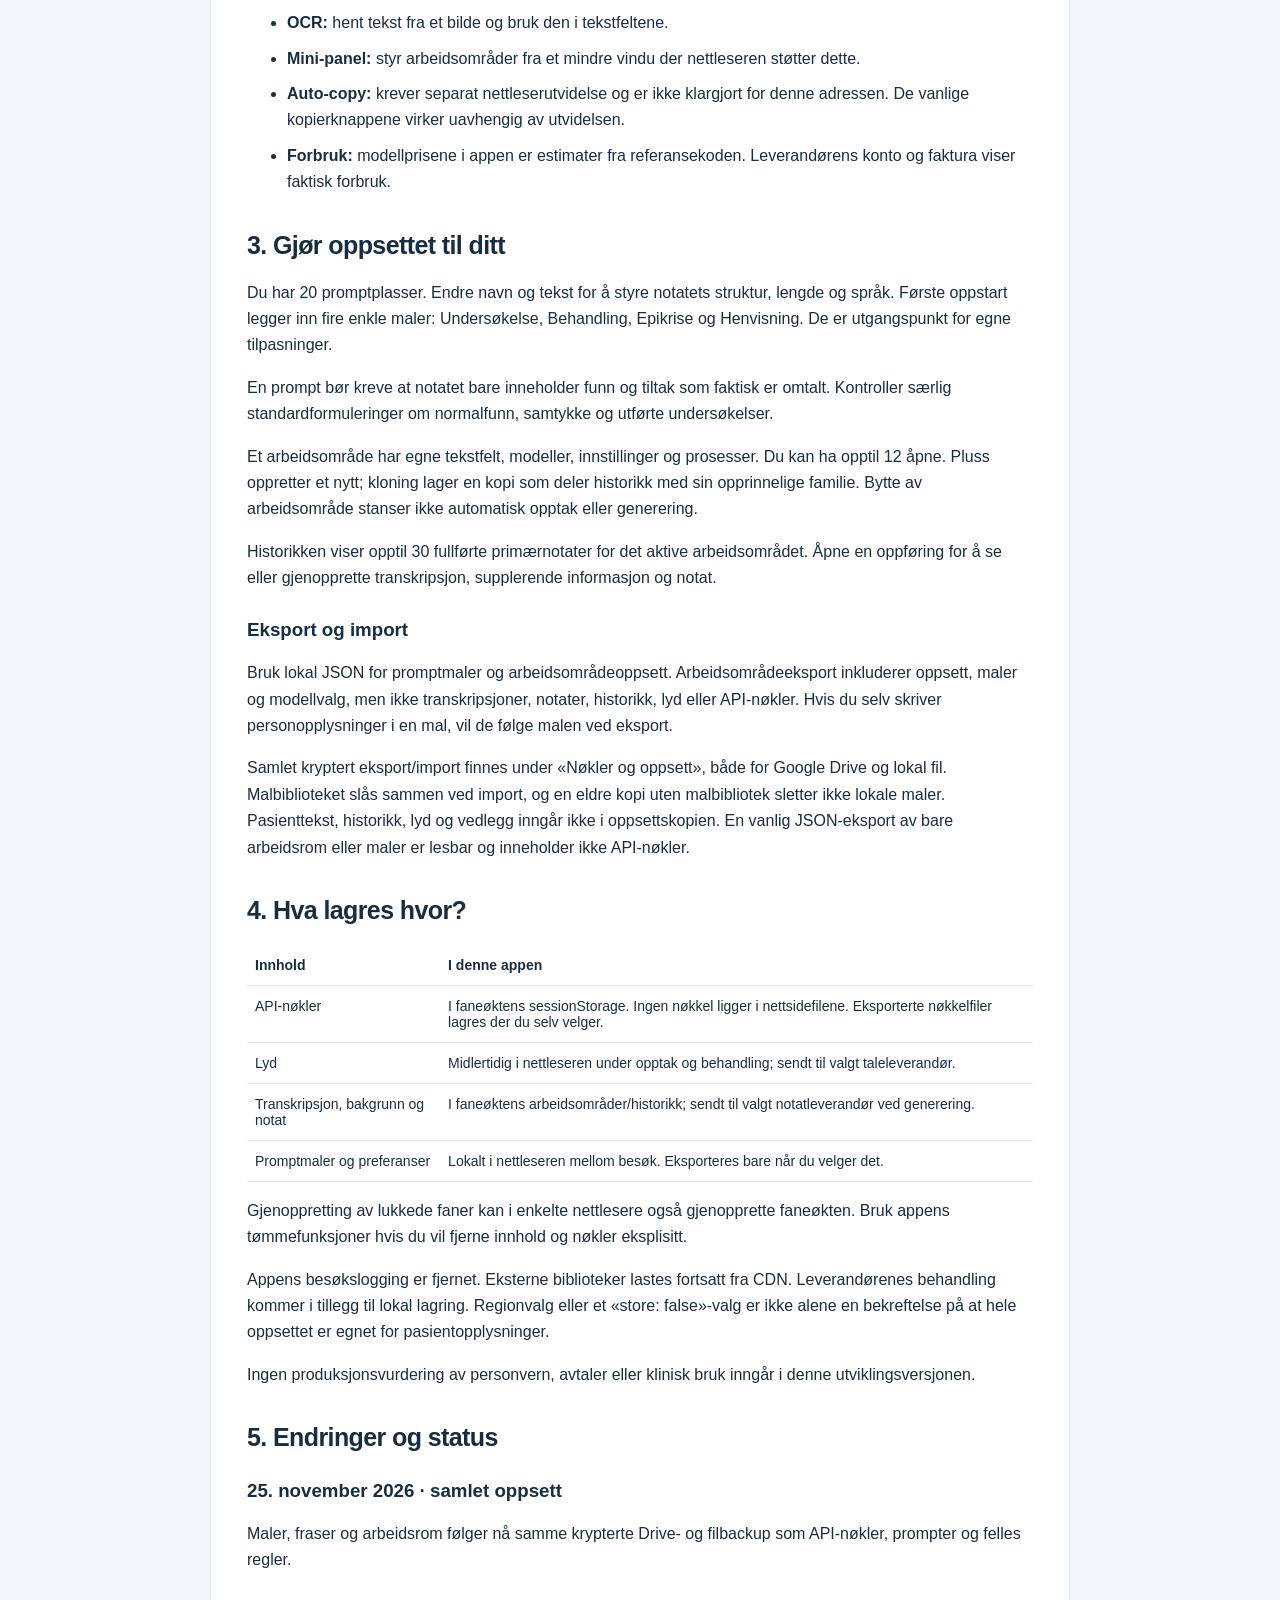
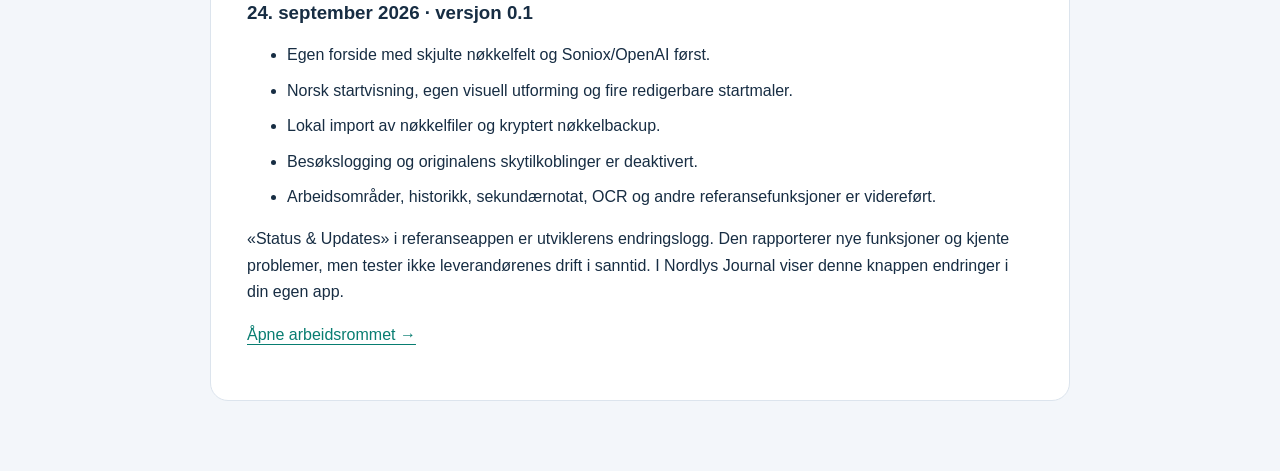
<file: journal/veiledning.html>
<!doctype html><html lang="no"><head><meta charset="utf-8"><meta name="viewport" content="width=device-width,initial-scale=1"><meta name="robots" content="noindex,nofollow"><meta name="referrer" content="no-referrer"><title>Nordlys Journal · Veiledning</title><link rel="icon" href="./nordlys.svg"><link rel="stylesheet" href="./nordlys.css"></head><body><header class="shell header"><a class="brand" href="./index.html"><span class="mark">N</span> Nordlys Journal</a><nav><a href="./index.html">Nøkler og oppsett</a><a href="./transcribe.html">Arbeidsrom</a></nav></header><main class="doc"><p class="eyebrow">VEILEDNING</p><h1>Slik bruker du arbeidsrommet</h1><p>Velg dine leverandører og tilpass malene til måten du skriver på. Appen lager utkast; du kontrollerer teksten før den brukes i journalen.</p><nav><a href="#nokler">API-nøkler</a><a href="#arbeidsflyt">Opptak og notat</a><a href="#maler">Maler og arbeidsområder</a><a href="#lagring">Lagring</a><a href="#endringer">Endringer</a></nav>
<section id="nokler"><h2>1. Koble til tjenestene dine</h2><p>På forsiden legger du inn en Soniox-nøkkel og en OpenAI-nøkkel. Soniox-regionen må passe med prosjektet nøkkelen kommer fra. Du kan åpne arbeidsrommet uten nøkler for å se oppsettet.</p><ul><li><strong>Soniox:</strong> lyd sendes til Soniox når du starter opptak og transkribering. Velg vanlig transkribering eller sanntid, og slå på talermerking hvis ønskelig.</li><li><strong>OpenAI:</strong> transkripsjon, valgt prompt og supplerende informasjon sendes til OpenAI når du ber om et notat. Velg en modell som er tilgjengelig på kontoen din.</li><li><strong>Andre leverandører:</strong> Mistral, Requesty og egen AWS Bedrock-backend finnes under «Andre leverandører». Integrasjonene er videreført fra referanseappen og må testes med ditt oppsett.</li></ul><p>Bruk «Vis» ved et nøkkelfelt når du selv vil kontrollere det. «Tøm nøkler» fjerner nøklene fra denne faneøkten.</p><h3>Flytt nøklene mellom økter</h3><p>«Kryptert sikkerhetskopi» lager en fil som åpnes med ditt eget passord. Appen kan ikke gjenopprette passordet. «Importer nøkkelfil» leser denne filen eller en vanlig lokal JSON-nøkkeleksport fra referanseappen. Import fyller feltene; velg «Åpne arbeidsrommet» for å ta nøklene i bruk.</p><p>Under «Samlet oppsett i Google Drive» lagres nøkler, alle prompter og promptnavn, felles regler, maler/fraser, arbeidsrom og relevante innstillinger i én kryptert kopi. Bruk «Eksporter til Drive» etter endringer. På en annen maskin: åpne samme Nordlys-adresse, velg «Importer fra Drive», bruk samme Google-konto og sikkerhetskopipassord, og åpne arbeidsrommet. Passordet kan ikke gjenopprettes av appen.</p></section>
<section id="arbeidsflyt"><h2>2. Ta opp og lag et notat</h2><ol><li>Velg arbeidsområde, Soniox, region og eventuelt talermerking. Velg mikrofon når nettleseren spør.</li><li>Start opptaket. «Pause» lar deg fortsette senere. «Stopp/fullfør» avslutter og venter på resten av transkripsjonen. «Avbryt» forkaster det aktive opptaket.</li><li>Les og rett transkripsjonen. Legg eventuell relevant bakgrunn i «Supplerende informasjon».</li><li>Velg OpenAI, modell og en notatmal. Velg «Generer notat», eller slå på automatisk generering når transkriberingen er ferdig.</li><li>Kontroller innholdet og bruk kopierknappen for å flytte teksten til journalsystemet ditt.</li></ol><aside>Opptak og betalte leverandørkall er ikke ende-til-ende-testet i versjon 0.1. Start med en kort, ufølsom testsamtale. Appen er ikke et selvstendig journalsystem.</aside><h3>Supplerende funksjoner</h3><ul><li><strong>Sekundær notatgenerator:</strong> oppsummer et lengre dokument separat og overfør sammendraget til supplerende informasjon.</li><li><strong>Redactor:</strong> fjern ord eller uttrykk du angir fra teksten. Kontroller resultatet; dette er ikke en garanti for anonymisering.</li><li><strong>OCR:</strong> hent tekst fra et bilde og bruk den i tekstfeltene.</li><li><strong>Mini-panel:</strong> styr arbeidsområder fra et mindre vindu der nettleseren støtter dette.</li><li><strong>Auto-copy:</strong> krever separat nettleserutvidelse og er ikke klargjort for denne adressen. De vanlige kopierknappene virker uavhengig av utvidelsen.</li><li><strong>Forbruk:</strong> modellprisene i appen er estimater fra referansekoden. Leverandørens konto og faktura viser faktisk forbruk.</li></ul></section>
<section id="maler"><h2>3. Gjør oppsettet til ditt</h2><p>Du har 20 promptplasser. Endre navn og tekst for å styre notatets struktur, lengde og språk. Første oppstart legger inn fire enkle maler: Undersøkelse, Behandling, Epikrise og Henvisning. De er utgangspunkt for egne tilpasninger.</p><p>En prompt bør kreve at notatet bare inneholder funn og tiltak som faktisk er omtalt. Kontroller særlig standardformuleringer om normalfunn, samtykke og utførte undersøkelser.</p><p>Et arbeidsområde har egne tekstfelt, modeller, innstillinger og prosesser. Du kan ha opptil 12 åpne. Pluss oppretter et nytt; kloning lager en kopi som deler historikk med sin opprinnelige familie. Bytte av arbeidsområde stanser ikke automatisk opptak eller generering.</p><p>Historikken viser opptil 30 fullførte primærnotater for det aktive arbeidsområdet. Åpne en oppføring for å se eller gjenopprette transkripsjon, supplerende informasjon og notat.</p><h3>Eksport og import</h3><p>Bruk lokal JSON for promptmaler og arbeidsområdeoppsett. Arbeidsområdeeksport inkluderer oppsett, maler og modellvalg, men ikke transkripsjoner, notater, historikk, lyd eller API-nøkler. Hvis du selv skriver personopplysninger i en mal, vil de følge malen ved eksport.</p><p>Samlet kryptert eksport/import finnes under «Nøkler og oppsett», både for Google Drive og lokal fil. Malbiblioteket slås sammen ved import, og en eldre kopi uten malbibliotek sletter ikke lokale maler. Pasienttekst, historikk, lyd og vedlegg inngår ikke i oppsettskopien. En vanlig JSON-eksport av bare arbeidsrom eller maler er lesbar og inneholder ikke API-nøkler.</p></section>
<section id="lagring"><h2>4. Hva lagres hvor?</h2><table><thead><tr><th>Innhold</th><th>I denne appen</th></tr></thead><tbody><tr><td>API-nøkler</td><td>I faneøktens sessionStorage. Ingen nøkkel ligger i nettsidefilene. Eksporterte nøkkelfiler lagres der du selv velger.</td></tr><tr><td>Lyd</td><td>Midlertidig i nettleseren under opptak og behandling; sendt til valgt taleleverandør.</td></tr><tr><td>Transkripsjon, bakgrunn og notat</td><td>I faneøktens arbeidsområder/historikk; sendt til valgt notatleverandør ved generering.</td></tr><tr><td>Promptmaler og preferanser</td><td>Lokalt i nettleseren mellom besøk. Eksporteres bare når du velger det.</td></tr></tbody></table><p>Gjenoppretting av lukkede faner kan i enkelte nettlesere også gjenopprette faneøkten. Bruk appens tømmefunksjoner hvis du vil fjerne innhold og nøkler eksplisitt.</p><p>Appens besøkslogging er fjernet. Eksterne biblioteker lastes fortsatt fra CDN. Leverandørenes behandling kommer i tillegg til lokal lagring. Regionvalg eller et «store: false»-valg er ikke alene en bekreftelse på at hele oppsettet er egnet for pasientopplysninger.</p><p>Ingen produksjonsvurdering av personvern, avtaler eller klinisk bruk inngår i denne utviklingsversjonen.</p></section>
<section id="endringer"><h2>5. Endringer og status</h2><h3>25. november 2026 · samlet oppsett</h3><p>Maler, fraser og arbeidsrom følger nå samme krypterte Drive- og filbackup som API-nøkler, prompter og felles regler.</p><h3>24. september 2026 · versjon 0.1</h3><ul><li>Egen forside med skjulte nøkkelfelt og Soniox/OpenAI først.</li><li>Norsk startvisning, egen visuell utforming og fire redigerbare startmaler.</li><li>Lokal import av nøkkelfiler og kryptert nøkkelbackup.</li><li>Besøkslogging og originalens skytilkoblinger er deaktivert.</li><li>Arbeidsområder, historikk, sekundærnotat, OCR og andre referansefunksjoner er videreført.</li></ul><p>«Status & Updates» i referanseappen er utviklerens endringslogg. Den rapporterer nye funksjoner og kjente problemer, men tester ikke leverandørenes drift i sanntid. I Nordlys Journal viser denne knappen endringer i din egen app.</p></section><p><a href="./transcribe.html">Åpne arbeidsrommet →</a></p></main></body></html>
</file>
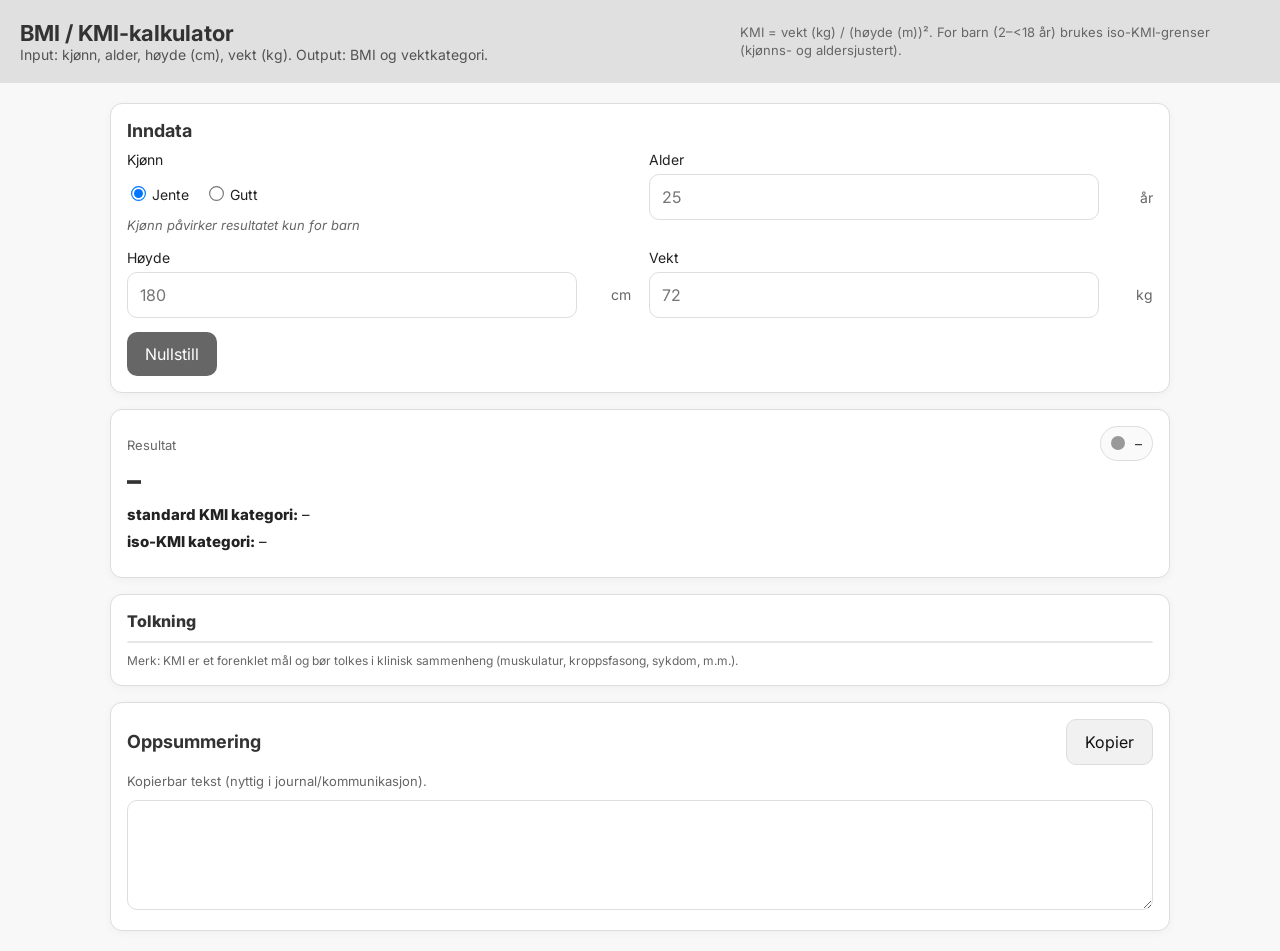
<file: journal/kliniske_verktøy/BMI_kalkulator.html>
<!DOCTYPE html>
<html lang="no">
<head>
  <meta charset="UTF-8" />
  <meta name="viewport" content="width=device-width, initial-scale=1.0" />
  <title>BMI-kalkulator (KMI)</title>

  <!-- Same font stack as transcribe.html -->
  <link href="https://fonts.googleapis.com/css2?family=Roboto:wght@300;400;500&family=Merriweather:wght@300;400&display=swap" rel="stylesheet" />
  <link href="https://fonts.googleapis.com/css2?family=Inter:wght@400;500;600;700;800&display=swap" rel="stylesheet" />

  <style>
    html, body { margin: 0; padding: 0; }
    body {
      font-family: 'Inter', 'Roboto', sans-serif;
      font-weight: 400;
      background-color: #f8f8f8;
      color: #333;
    }
    input, select, textarea, button { font-family: inherit; font-weight: 400; }
    label { font-family: inherit; font-weight: 400; }

    .page { width: 100%; margin: 0; padding: 0; }
    .top-bar {
      background-color: #e0e0e0;
      padding: 20px;
      margin: 0;
      display: flex;
      align-items: center;
      justify-content: space-between;
      gap: 16px;
      flex-wrap: wrap;
    }
    .top-bar h1 { margin: 0; font-size: 22px; font-weight: 700; }
    .top-bar .subtitle { margin: 0; font-size: 14px; color: #444; opacity: 0.9; }

    .content {
      padding: 20px;
      max-width: 1100px;
      margin: 0 auto;
      box-sizing: border-box;
    }

    .card {
      background: #fff;
      border: 1px solid #ddd;
      border-radius: 12px;
      padding: 16px;
      box-sizing: border-box;
      box-shadow: 0 2px 8px rgba(0,0,0,0.04);
    }
    .card + .card { margin-top: 16px; }

    .section-title { margin: 0 0 10px 0; font-size: 18px; font-weight: 700; }
    .muted { color: #666; font-size: 13px; line-height: 1.35; }

    .form-grid {
      display: grid;
      grid-template-columns: 1fr 1fr;
      gap: 14px 18px;
      align-items: start;
    }
    @media (max-width: 820px) { .form-grid { grid-template-columns: 1fr; } }

    .field label { display: block; margin-bottom: 6px; font-size: 14px; color: #222; }

    .input-wrap {
      display: grid;
      grid-template-columns: 1fr auto;
      gap: 10px;
      align-items: center;
    }

    input[type="number"], select {
      width: 100%;
      padding: 12px;
      border: 1px solid #ddd;
      border-radius: 10px;
      font-size: 16px;
      box-sizing: border-box;
      background: #fff;
      color: #111;
    }
    .unit { min-width: 44px; text-align: right; color: #666; font-size: 14px; }

    .radio-row {
      display: flex;
      gap: 16px;
      align-items: center;
      flex-wrap: wrap;
      padding: 10px 0 2px;
    }
    .radio {
      display: inline-flex;
      align-items: center;
      gap: 8px;
      font-size: 16px;
      user-select: none;
    }
    .radio input { transform: scale(1.15); }

    .btn-row {
      display: flex;
      gap: 10px;
      align-items: center;
      margin-top: 14px;
      flex-wrap: wrap;
    }
    button {
      background-color: #5a9;
      color: #fff;
      border: none;
      border-radius: 10px;
      padding: 12px 18px;
      font-size: 16px;
      cursor: pointer;
      transition: background-color 0.3s, transform 0.1s;
      margin: 0;
    }
    button:hover { background-color: #489; }
    button:active { transform: scale(0.98); }
    button:disabled {
      background-color: #ccc;
      color: #666;
      cursor: not-allowed;
      opacity: 0.6;
      transition: none;
      transform: none;
    }
    .btn-secondary { background-color: #666; }
    .btn-secondary:hover { background-color: #555; }
    .btn-ghost {
      background: #f1f1f1;
      color: #111;
      border: 1px solid #ddd;
    }
    .btn-ghost:hover { background: #eaeaea; }

    .result-line {
      display: flex;
      align-items: baseline;
      justify-content: space-between;
      gap: 12px;
      flex-wrap: wrap;
    }
    .result-big {
      font-size: 28px;
      font-weight: 800;
      margin: 8px 0 0;
    }
    .badge {
      display: inline-flex;
      align-items: center;
      gap: 10px;
      padding: 8px 10px;
      border-radius: 999px;
      border: 1px solid #ddd;
      background: #fafafa;
      font-size: 14px;
    }
    .dot {
      width: 14px;
      height: 14px;
      border-radius: 50%;
      background: #999;
      display: inline-block;
      flex: 0 0 auto;
    }
    .dot.green { background: #6bbf77; }
    .dot.yellow { background: #f0c24a; }
    .dot.orange { background: #f39c3d; }
    .dot.red { background: #e35d5d; }
    .dot.darkred { background: #b83b3b; }

    .interp-title { margin: 0 0 10px 0; font-size: 16px; font-weight: 800; }
    .interp-box {
      border: 1px solid #e6e6e6;
      border-radius: 12px;
      overflow: hidden;
      background: #fff;
    }
    .interp-row {
      padding: 14px 14px;
      background: #fff7d6;
      border-top: 1px solid #eee2b8;
      font-size: 15px;
    }
    .interp-row:first-child { border-top: none; }
    .interp-row.active {
      background: #b7e1b1;
      border-top-color: #9ed39a;
      font-weight: 700;
    }
    .interp-row small {
      display: block;
      margin-top: 6px;
      font-weight: 400;
      color: #444;
      opacity: 0.9;
    }

    textarea.summary {
      width: 100%;
      padding: 12px;
      border: 1px solid #ddd;
      border-radius: 10px;
      font-size: 15px;
      box-sizing: border-box;
      resize: vertical;
      min-height: 110px;
      font-family: 'Roboto', sans-serif;
      background: #fff;
    }

    .note { margin-top: 10px; font-size: 12px; color: #666; line-height: 1.35; }
    .inline-kv { margin: 8px 0 0; font-size: 15px; color: #222; }
    .inline-kv b { font-weight: 800; }
  </style>
</head>

<body>
  <div class="page">
    <div class="top-bar">
      <div>
        <h1>BMI / KMI-kalkulator</h1>
        <p class="subtitle">Input: kjønn, alder, høyde (cm), vekt (kg). Output: BMI og vektkategori.</p>
      </div>
      <div class="muted" style="max-width: 520px;">
        KMI = vekt (kg) / (høyde (m))². For barn (2–&lt;18 år) brukes iso-KMI-grenser (kjønns- og aldersjustert).
      </div>
    </div>

    <div class="content">
      <!-- Input card -->
      <div class="card">
        <h2 class="section-title">Inndata</h2>

        <div class="form-grid">
          <div class="field">
            <label>Kjønn</label>
            <div class="radio-row" role="radiogroup" aria-label="Kjønn">
              <label class="radio">
                <input type="radio" name="sex" value="girl" checked />
                Jente
              </label>
              <label class="radio">
                <input type="radio" name="sex" value="boy" />
                Gutt
              </label>
            </div>
            <div class="muted" style="margin-top: 6px;"><i>Kjønn påvirker resultatet kun for barn</i></div>
          </div>

          <div class="field">
            <label for="age">Alder</label>
            <div class="input-wrap">
              <input id="age" type="number" min="0" max="120" step="0.5" placeholder="25" />
              <div class="unit">år</div>
            </div>
          </div>

          <div class="field">
            <label for="height">Høyde</label>
            <div class="input-wrap">
              <input id="height" type="number" min="30" max="250" step="0.1" placeholder="180" />
              <div class="unit">cm</div>
            </div>
          </div>

          <div class="field">
            <label for="weight">Vekt</label>
            <div class="input-wrap">
              <input id="weight" type="number" min="1" max="500" step="0.1" placeholder="72" />
              <div class="unit">kg</div>
            </div>
          </div>
        </div>

        <div class="btn-row">
          <button id="btnReset" type="button" class="btn-secondary">Nullstill</button>
        </div>

        <div id="error" class="note" style="color:#b83b3b; display:none;"></div>
      </div>

      <!-- Result card -->
      <div class="card">
        <div class="result-line">
          <div>
            <div class="muted">Resultat</div>
            <div class="result-big" id="bmiOut">–</div>
            <div class="inline-kv" id="stdOut"><b>standard KMI kategori:</b> –</div>
            <div class="inline-kv" id="isoOut"><b>iso-KMI kategori:</b> –</div>
          </div>

          <div class="badge" aria-live="polite">
            <span id="catDot" class="dot"></span>
            <span id="catLabel">–</span>
          </div>
        </div>

        <div class="note" id="ageNote"></div>
      </div>

      <!-- Interpretation -->
      <div class="card">
        <h3 class="interp-title" id="interpHeader">Tolkning</h3>
        <div class="interp-box" id="interpBox"></div>
        <div class="note" style="margin-top: 10px;">
          Merk: KMI er et forenklet mål og bør tolkes i klinisk sammenheng (muskulatur, kroppsfasong, sykdom, m.m.).
        </div>
      </div>

      <!-- Summary -->
      <div class="card">
        <div style="display:flex; align-items:center; justify-content:space-between; gap:12px; flex-wrap:wrap;">
          <h2 class="section-title" style="margin:0;">Oppsummering</h2>
          <button id="btnCopy" type="button" class="btn-ghost">Kopier</button>
        </div>
        <div class="muted" style="margin: 8px 0 10px;">
          Kopierbar tekst (nyttig i journal/kommunikasjon).
        </div>
        <textarea id="summary" class="summary" readonly></textarea>
        <div class="note" id="copyStatus" style="display:none; color:#2e7d32;"></div>
      </div>
    </div>
  </div>

  <script>
    // ===== iso-KMI cutoffs (ages 2.0–18.0 step 0.5) =====
    const ISO_OVER = [
      [2.0, 18.09, 19.81, 21.13, 18.36, 19.99, 21.20],
      [2.5, 17.84, 19.57, 20.90, 18.09, 19.73, 20.95],
      [3.0, 17.64, 19.38, 20.74, 17.85, 19.50, 20.75],
      [3.5, 17.48, 19.25, 20.65, 17.66, 19.33, 20.61],
      [4.0, 17.36, 19.16, 20.62, 17.52, 19.23, 20.56],
      [4.5, 17.27, 19.14, 20.67, 17.43, 19.20, 20.60],
      [5.0, 17.23, 19.20, 20.85, 17.39, 19.27, 20.79],
      [5.5, 17.25, 19.36, 21.16, 17.42, 19.46, 21.15],
      [6.0, 17.33, 19.62, 21.61, 17.52, 19.76, 21.69],
      [6.5, 17.48, 19.96, 22.19, 17.67, 20.15, 22.35],
      [7.0, 17.69, 20.39, 22.88, 17.88, 20.59, 23.08],
      [7.5, 17.96, 20.89, 23.65, 18.12, 21.06, 23.83],
      [8.0, 18.28, 21.44, 24.50, 18.41, 21.56, 24.61],
      [8.5, 18.63, 22.04, 25.42, 18.73, 22.11, 25.45],
      [9.0, 18.99, 22.66, 26.39, 19.07, 22.71, 26.40],
      [9.5, 19.38, 23.31, 27.38, 19.43, 23.34, 27.39],
      [10.0, 19.78, 23.97, 28.36, 19.80, 23.96, 28.35],
      [10.5, 20.21, 24.62, 29.28, 20.15, 24.54, 29.22],
      [11.0, 20.66, 25.25, 30.14, 20.51, 25.07, 29.97],
      [11.5, 21.12, 25.87, 30.93, 20.85, 25.56, 30.63],
      [12.0, 21.59, 26.47, 31.66, 21.20, 26.02, 31.21],
      [12.5, 22.05, 27.04, 32.33, 21.54, 26.45, 31.73],
      [13.0, 22.49, 27.57, 32.91, 21.89, 26.87, 32.19],
      [13.5, 22.90, 28.03, 33.39, 22.25, 27.26, 32.61],
      [14.0, 23.27, 28.42, 33.78, 22.60, 27.64, 32.98],
      [14.5, 23.60, 28.74, 34.07, 22.95, 28.00, 33.29],
      [15.0, 23.89, 29.01, 34.28, 23.28, 28.32, 33.56],
      [15.5, 24.13, 29.22, 34.43, 23.59, 28.61, 33.78],
      [16.0, 24.34, 29.40, 34.55, 23.89, 28.88, 33.98],
      [16.5, 24.53, 29.55, 34.64, 24.18, 29.15, 34.19],
      [17.0, 24.70, 29.70, 34.75, 24.46, 29.43, 34.43],
      [17.5, 24.85, 29.85, 34.87, 24.73, 29.71, 34.71],
      [18.0, 25.00, 30.00, 35.00, 25.00, 30.00, 35.00]
    ];

    const ISO_UNDER_185 = [
      [2.0, 14.96, 15.24],
      [2.5, 14.77, 15.02],
      [3.0, 14.60, 14.83],
      [3.5, 14.44, 14.66],
      [4.0, 14.30, 14.51],
      [4.5, 14.16, 14.38],
      [5.0, 14.04, 14.26],
      [5.5, 13.93, 14.15],
      [6.0, 13.85, 14.06],
      [6.5, 13.81, 14.00],
      [7.0, 13.83, 14.00],
      [7.5, 13.90, 14.05],
      [8.0, 14.00, 14.13],
      [8.5, 14.13, 14.24],
      [9.0, 14.26, 14.36],
      [9.5, 14.40, 14.49],
      [10.0, 14.58, 14.63],
      [10.5, 14.78, 14.79],
      [11.0, 15.03, 14.96],
      [11.5, 15.30, 15.15],
      [12.0, 15.59, 15.36],
      [12.5, 15.91, 15.59],
      [13.0, 16.23, 15.84],
      [13.5, 16.55, 16.11],
      [14.0, 16.86, 16.39],
      [14.5, 17.16, 16.69],
      [15.0, 17.43, 16.98],
      [15.5, 17.68, 17.26],
      [16.0, 17.90, 17.53],
      [16.5, 18.08, 17.79],
      [17.0, 18.24, 18.04],
      [17.5, 18.38, 18.28],
      [18.0, 18.50, 18.50]
    ];

    const el = (id) => document.getElementById(id);

    function parseNumber(v) {
      if (typeof v !== 'string') v = String(v ?? '');
      v = v.trim().replace(',', '.');
      if (!v) return NaN;
      const n = Number(v);
      return Number.isFinite(n) ? n : NaN;
    }

    function fmt1(n) {
      if (!Number.isFinite(n)) return '–';
      return n.toFixed(1).replace('.', ',');
    }

    function getSex() {
      return document.querySelector('input[name="sex"]:checked')?.value || 'girl';
    }

    function clampAgeToHalf(age) {
      return Math.round(age * 2) / 2;
    }

    function lookupIsoCutoffs(ageYears, sex) {
      const age = clampAgeToHalf(ageYears);
      if (!(age >= 2 && age <= 18)) return null;

      const overRow = ISO_OVER.find(r => r[0] === age);
      const underRow = ISO_UNDER_185.find(r => r[0] === age);
      if (!overRow || !underRow) return null;

      const isGirl = sex === 'girl';
      return {
        age,
        iso185: isGirl ? underRow[1] : underRow[2],
        iso25:  isGirl ? overRow[1]  : overRow[4],
        iso30:  isGirl ? overRow[2]  : overRow[5],
        iso35:  isGirl ? overRow[3]  : overRow[6]
      };
    }

    function adultCategory18to70(bmi) {
      if (bmi < 18.5) return { key: 'under', label: 'undervekt', dot: 'orange' };
      if (bmi < 25)   return { key: 'normal', label: 'normal vekt', dot: 'green' };
      if (bmi < 30)   return { key: 'over', label: 'overvekt', dot: 'yellow' };
      if (bmi < 35)   return { key: 'ob1', label: 'fedme', dot: 'red' };
      if (bmi < 40)   return { key: 'ob2', label: 'alvorlig fedme', dot: 'darkred' };
      return            { key: 'ob3', label: 'svært alvorlig fedme', dot: 'darkred' };
    }

    function elderlyCategory71plus(bmi) {
      if (bmi < 22)   return { key: 'under', label: 'undervekt', dot: 'orange' };
      if (bmi < 27)   return { key: 'normal', label: 'normal vekt', dot: 'green' };
      if (bmi < 30)   return { key: 'over', label: 'overvekt', dot: 'yellow' };
      if (bmi < 35)   return { key: 'ob1', label: 'fedme', dot: 'red' };
      if (bmi < 40)   return { key: 'ob2', label: 'alvorlig fedme', dot: 'darkred' };
      return            { key: 'ob3', label: 'svært alvorlig fedme', dot: 'darkred' };
    }

    function childCategoryIso(bmi, iso) {
      if (bmi < iso.iso185) return { key: 'under', label: 'undervekt', dot: 'orange' };
      if (bmi < iso.iso25)  return { key: 'normal', label: 'normal vekt', dot: 'green' };
      if (bmi < iso.iso30)  return { key: 'over', label: 'overvekt', dot: 'yellow' };
      if (bmi < iso.iso35)  return { key: 'ob1', label: 'fedme', dot: 'red' };
      return                  { key: 'ob2', label: 'alvorlig fedme', dot: 'darkred' };
    }

    function setDot(dotClass) {
      const d = el('catDot');
      d.className = 'dot';
      if (dotClass) d.classList.add(dotClass);
    }

    function renderNullState() {
      el('error').style.display = 'none';
      el('copyStatus').style.display = 'none';

      el('bmiOut').textContent = '–';
      el('stdOut').innerHTML = '<b>standard KMI kategori:</b> –';
      el('isoOut').innerHTML = '<b>iso-KMI kategori:</b> –';
      el('catLabel').textContent = '–';
      setDot('');
      el('ageNote').textContent = '';
      el('interpHeader').textContent = 'Tolkning';
      el('interpBox').innerHTML = '';
      el('summary').value = '';
    }

    function renderInterpretation(mode, sex, cat, iso) {
      const box = el('interpBox');
      box.innerHTML = '';
      const rows = [];

      if (mode === 'child' && iso) {
        el('interpHeader').textContent = 'Tolkning barn og tenåringer (2–<18 år)';
        rows.push({ id: 'under', text: `KMI < iso-KMI ${fmt1(iso.iso185)}: undervekt`, sub: `Alder brukt i tabell: ${String(iso.age).replace('.', ',')} år (${sex === 'girl' ? 'jente' : 'gutt'})` });
        rows.push({ id: 'normal', text: `KMI ${fmt1(iso.iso185)}–${fmt1(iso.iso25)}: normal vekt` });
        rows.push({ id: 'over',   text: `KMI ≥ iso-KMI ${fmt1(iso.iso25)}: overvekt` });
        rows.push({ id: 'ob1',    text: `KMI ≥ iso-KMI ${fmt1(iso.iso30)}: fedme` });
        rows.push({ id: 'ob2',    text: `KMI ≥ iso-KMI ${fmt1(iso.iso35)}: alvorlig fedme` });
      } else if (mode === 'elderly') {
        el('interpHeader').textContent = 'Tolkning eldre (≥ 71 år)';
        rows.push({ id: 'under', text: 'KMI < 22: undervekt' });
        rows.push({ id: 'normal', text: 'KMI 22–27: normal vekt' });
        rows.push({ id: 'over', text: 'KMI 27–30: overvekt' });
        rows.push({ id: 'ob1', text: 'KMI 30–35: fedme' });
        rows.push({ id: 'ob2', text: 'KMI 35–40: alvorlig fedme' });
        rows.push({ id: 'ob3', text: 'KMI ≥ 40: svært alvorlig fedme' });
      } else {
        el('interpHeader').textContent = 'Tolkning voksne (≥ 18 år)';
        rows.push({ id: 'under', text: 'KMI < 18,5: undervekt' });
        rows.push({ id: 'normal', text: 'KMI 18,5–25: normal vekt' });
        rows.push({ id: 'over', text: 'KMI > 25: overvekt' });
        rows.push({ id: 'ob1', text: 'KMI ≥ 30: fedme' });
        rows.push({ id: 'ob2', text: 'KMI ≥ 35: alvorlig fedme' });
        rows.push({ id: 'ob3', text: 'KMI ≥ 40: svært alvorlig fedme' });
      }

      for (const r of rows) {
        const div = document.createElement('div');
        div.className = 'interp-row' + (r.id === cat.key ? ' active' : '');
        div.textContent = r.text;
        if (r.sub) {
          const sm = document.createElement('small');
          sm.textContent = r.sub;
          div.appendChild(sm);
        }
        box.appendChild(div);
      }
    }

    function buildSummary(age, sex, heightCm, weightKg, bmi, stdCat, mode, iso) {
      const bmiTxt = fmt1(bmi);
      const lines = [];
      lines.push(`Oppsummering BMI / KMI kalkulator`);
      lines.push(`- Høyde: ${fmt1(heightCm)} cm. Vekt: ${fmt1(weightKg)} kg. Alder: ${String(age).replace('.', ',')} år. KMI: ${bmiTxt} kg/m²`);
      lines.push(`- standard KMI kategori: ${stdCat?.label ?? '–'}`);
      if (mode === 'child' && iso) {
        lines.push(`- iso-KMI kategori: ${stdCat?.label ?? '–'} (grenser: iso18,5=${fmt1(iso.iso185)}, iso25=${fmt1(iso.iso25)}, iso30=${fmt1(iso.iso30)}, iso35=${fmt1(iso.iso35)})`);
      } else {
        lines.push(`- iso-KMI kategori: –`);
      }
      return lines.join('\n');
    }

    function calculate() {
      el('copyStatus').style.display = 'none';

      const sex = getSex();
      const age = parseNumber(el('age').value);
      const heightCm = parseNumber(el('height').value);
      const weightKg = parseNumber(el('weight').value);

      // If not fully filled out yet -> show null state (no noisy errors while typing)
      if (![age, heightCm, weightKg].every(Number.isFinite)) {
        renderNullState();
        return;
      }

      // Validate
      if (age < 0 || age > 120 || heightCm <= 0 || weightKg <= 0) {
        renderNullState();
        return;
      }

      const heightM = heightCm / 100;
      const bmi = weightKg / (heightM * heightM);

      let mode = 'adult';
      if (age >= 2 && age < 18) mode = 'child';
      else if (age >= 71) mode = 'elderly';

      let stdCat = null;
      let iso = null;

      if (mode === 'child') {
        iso = lookupIsoCutoffs(age, sex);
        if (!iso) {
          mode = 'adult';
          stdCat = adultCategory18to70(bmi);
        } else {
          stdCat = childCategoryIso(bmi, iso);
        }
      } else if (mode === 'elderly') {
        stdCat = elderlyCategory71plus(bmi);
      } else {
        stdCat = adultCategory18to70(bmi);
      }

      // UI
      el('error').style.display = 'none';
      el('bmiOut').textContent = `${fmt1(bmi)} kg/m²`;
      el('stdOut').innerHTML = `<b>standard KMI kategori:</b> ${stdCat?.label ?? '–'}`;
      el('isoOut').innerHTML = `<b>iso-KMI kategori:</b> ${mode === 'child' && iso ? (stdCat?.label ?? '–') : '–'}`;

      el('catLabel').textContent = stdCat?.label ?? '–';
      setDot(stdCat?.dot ?? '');

      if (mode === 'child') el('ageNote').textContent = 'Barn/tenåring: iso-KMI er kjønns- og aldersjustert (2–<18 år).';
      else if (mode === 'elderly') el('ageNote').textContent = 'Eldre: normalområdet er høyere fra og med 71 år.';
      else el('ageNote').textContent = '';

      renderInterpretation(mode, sex, stdCat, iso);
      el('summary').value = buildSummary(age, sex, heightCm, weightKg, bmi, stdCat, mode, iso);
    }

    function resetInputs() {
      // Reset ONLY inputs; output will follow automatically and become null-state
      document.querySelector('input[name="sex"][value="girl"]').checked = true;
      el('age').value = '';
      el('height').value = '';
      el('weight').value = '';
      calculate(); // will renderNullState()
    }

    async function copySummary() {
      const txt = el('summary').value || '';
      if (!txt.trim()) return;

      try {
        await navigator.clipboard.writeText(txt);
        el('copyStatus').textContent = 'Kopiert!';
        el('copyStatus').style.display = 'block';
      } catch {
        el('summary').focus();
        el('summary').select();
        document.execCommand('copy');
        el('copyStatus').textContent = 'Kopiert!';
        el('copyStatus').style.display = 'block';
      }
    }

    // Auto-update (input/change on all relevant controls)
    function wireAutoUpdate() {
      const ids = ['age', 'height', 'weight'];
      ids.forEach(id => {
        el(id).addEventListener('input', calculate);
        el(id).addEventListener('change', calculate);
      });
      document.querySelectorAll('input[name="sex"]').forEach(r => {
        r.addEventListener('change', calculate);
      });
    }

    el('btnReset').addEventListener('click', resetInputs);
    el('btnCopy').addEventListener('click', copySummary);

    // Initial: output nullstilt on load
    wireAutoUpdate();
    renderNullState();
  </script>
</body>
</html>
</file>
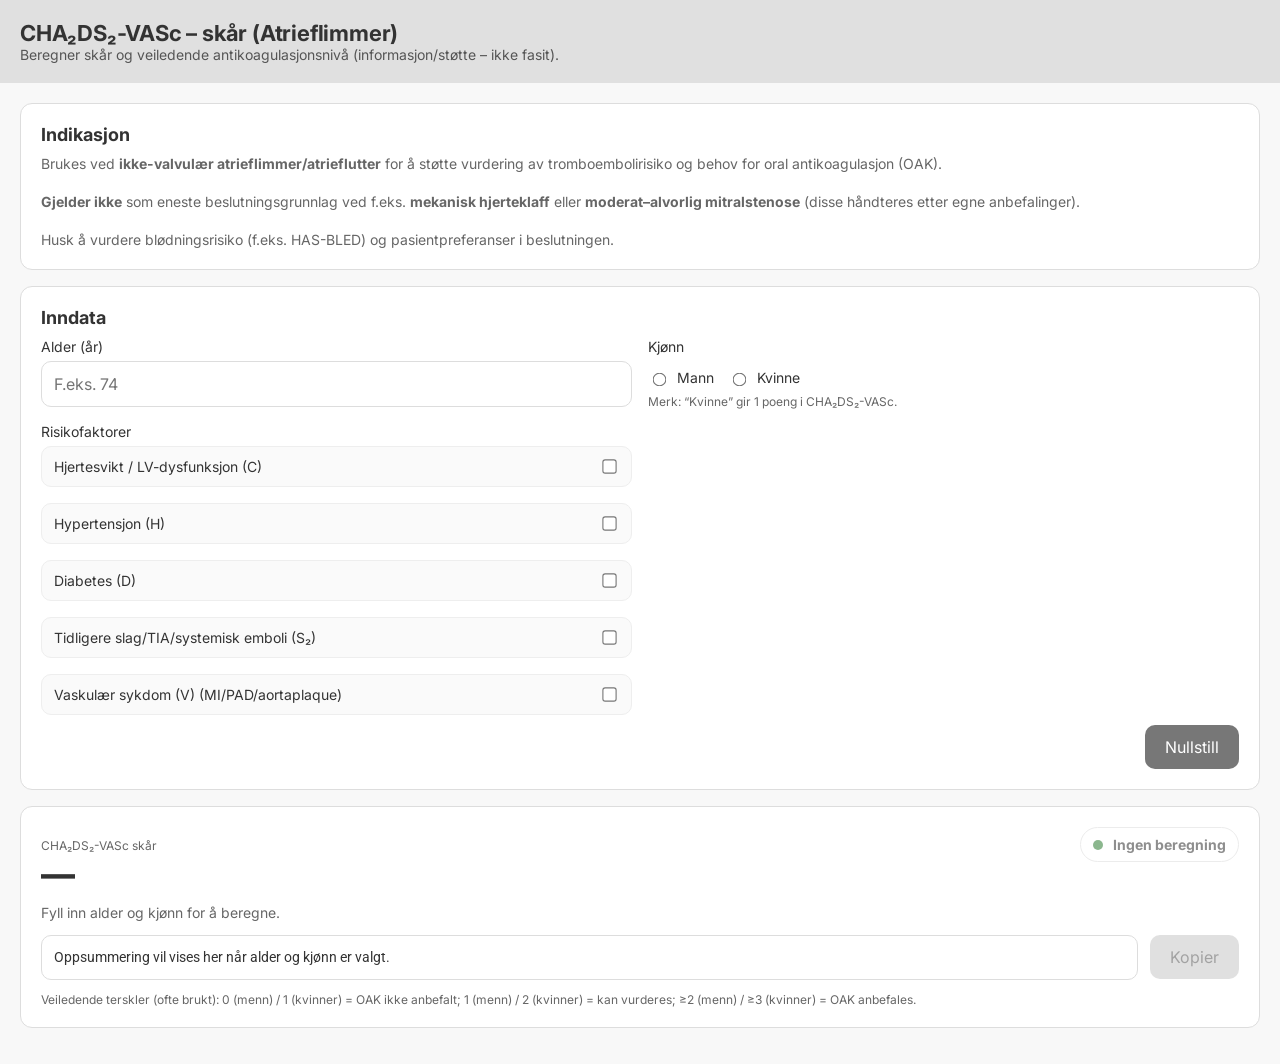
<file: journal/kliniske_verktøy/chadvasc.html>
<!doctype html>
<html lang="no">
<head>
  <meta charset="utf-8" />
  <meta name="viewport" content="width=device-width,initial-scale=1" />
  <title>CHA₂DS₂-VASc – skår (Atrieflimmer)</title>

  <link href="https://fonts.googleapis.com/css2?family=Roboto:wght@300;400;500&family=Merriweather:wght@300;400&display=swap" rel="stylesheet" />
  <link href="https://fonts.googleapis.com/css2?family=Inter:wght@400;500;600;700;800&display=swap" rel="stylesheet" />

  <style>
    html, body { margin: 0; padding: 0; }
    body {
      font-family: 'Inter', 'Roboto', sans-serif;
      font-weight: 400;
      background-color: #f8f8f8;
      color: #333;
    }
    input, select, textarea, button { font-family: inherit; font-weight: 400; }
    label { font-family: inherit; font-weight: 400; }

    .top-bar {
      background-color: #e0e0e0;
      padding: 20px;
      display: flex;
      align-items: baseline;
      justify-content: space-between;
      gap: 12px;
    }
    .top-bar h1 {
      margin: 0;
      font-size: 22px;
      font-weight: 700;
      letter-spacing: -0.2px;
    }
    .top-bar .subtitle {
      margin: 0;
      font-size: 14px;
      color: #555;
      font-weight: 400;
    }

    .page { width: 100%; box-sizing: border-box; padding: 20px; }

    .card {
      background: #fff;
      border: 1px solid #ddd;
      border-radius: 12px;
      padding: 20px;
      margin-bottom: 16px;
      box-sizing: border-box;
    }

    .card h2 {
      margin: 0 0 10px 0;
      font-size: 18px;
      font-weight: 700;
    }

    .muted { color: #666; font-size: 14px; line-height: 1.35; }
    .small { font-size: 12px; color: #666; }

    .form-grid {
      display: grid;
      grid-template-columns: 1fr 1fr;
      gap: 14px 16px;
      align-items: start;
    }
    @media (max-width: 900px) {
      .form-grid { grid-template-columns: 1fr; }
    }

    .field { display: flex; flex-direction: column; gap: 6px; }
    .field label { font-size: 14px; color: #333; }
    .input, select {
      width: 100%;
      padding: 12px;
      border: 1px solid #ddd;
      border-radius: 10px;
      font-size: 16px;
      box-sizing: border-box;
      background: #fff;
    }

    .inline-radio {
      display: flex;
      gap: 14px;
      align-items: center;
      flex-wrap: wrap;
      padding: 8px 0 2px;
    }
    .inline-radio label {
      display: inline-flex;
      gap: 8px;
      align-items: center;
      cursor: pointer;
      user-select: none;
    }
    .inline-radio input[type="radio"] { transform: scale(1.05); }

    .toggle-row {
      display: flex;
      align-items: center;
      justify-content: space-between;
      gap: 12px;
      padding: 10px 12px;
      border: 1px solid #eee;
      border-radius: 10px;
      background: #fafafa;
    }
    .toggle-row .tlabel { font-size: 14px; color: #333; }
    .toggle-row input[type="checkbox"] { transform: scale(1.1); }

    button {
      background-color: #5a9;
      color: #fff;
      border: none;
      border-radius: 10px;
      padding: 12px 20px;
      font-size: 16px;
      cursor: pointer;
      transition: background-color 0.3s, transform 0.1s;
      margin: 0;
    }
    button:hover { background-color: #489; }
    button:active { transform: scale(0.98); }
    button.secondary { background: #777; }
    button.secondary:hover { background: #666; }
    button:disabled {
      background-color: #ccc;
      color: #666;
      cursor: not-allowed;
      opacity: 0.6;
      transition: none;
      transform: none;
    }

    .actions {
      display: flex;
      gap: 10px;
      align-items: center;
      justify-content: flex-end;
      flex-wrap: wrap;
      margin-top: 10px;
    }

    .result-head {
      display: flex;
      align-items: baseline;
      justify-content: space-between;
      gap: 12px;
      flex-wrap: wrap;
      margin-bottom: 10px;
    }

    .score {
      font-size: 34px;
      font-weight: 800;
      letter-spacing: -0.5px;
      margin: 0;
    }

    .badge {
      display: inline-flex;
      align-items: center;
      gap: 10px;
      padding: 8px 12px;
      border-radius: 999px;
      border: 1px solid #ddd;
      background: #fff;
      font-size: 14px;
      font-weight: 700;
      white-space: nowrap;
    }
    .dot {
      width: 10px;
      height: 10px;
      border-radius: 50%;
      display: inline-block;
    }

    .zone-low .dot { background: #2e7d32; }
    .zone-mid .dot { background: #f9a825; }
    .zone-high .dot { background: #c62828; }

    .breakdown {
      margin: 12px 0 0;
      padding: 0;
      list-style: none;
      display: grid;
      grid-template-columns: 1fr 1fr;
      gap: 8px 12px;
    }
    @media (max-width: 900px) {
      .breakdown { grid-template-columns: 1fr; }
    }
    .breakdown li {
      font-size: 14px;
      color: #333;
      background: #fafafa;
      border: 1px solid #eee;
      border-radius: 10px;
      padding: 10px 12px;
      display: flex;
      justify-content: space-between;
      gap: 12px;
    }
    .breakdown .k { color: #555; }
    .breakdown .v { font-weight: 700; }

    .summary-wrap {
      display: flex;
      gap: 12px;
      align-items: flex-start;
      justify-content: space-between;
      flex-wrap: wrap;
      margin-top: 12px;
    }
    .summary-box {
      flex: 1;
      min-width: 260px;
      border: 1px solid #ddd;
      border-radius: 10px;
      background: #fff;
      padding: 12px;
      white-space: pre-wrap;
      font-family: 'Roboto', sans-serif;
      font-size: 14px;
      line-height: 1.35;
    }
    .toast {
      margin-top: 10px;
      font-size: 13px;
      color: #2e7d32;
      display: none;
    }
    .toast.show { display: block; }

    .warn {
      border: 1px solid #f0c36d;
      background: #fff7e6;
      border-radius: 10px;
      padding: 10px 12px;
      color: #6a4a00;
      font-size: 13px;
      margin-top: 10px;
    }
  </style>
</head>

<body>
  <div class="top-bar">
    <div>
      <h1>CHA₂DS₂-VASc – skår (Atrieflimmer)</h1>
      <p class="subtitle">Beregner skår og veiledende antikoagulasjonsnivå (informasjon/støtte – ikke fasit).</p>
    </div>
  </div>

  <div class="page">
    <div class="card">
      <h2>Indikasjon</h2>
      <div class="muted">
        Brukes ved <b>ikke-valvulær atrieflimmer/atrieflutter</b> for å støtte vurdering av tromboembolirisiko og behov for oral antikoagulasjon (OAK).
        <br /><br />
        <b>Gjelder ikke</b> som eneste beslutningsgrunnlag ved f.eks. <b>mekanisk hjerteklaff</b> eller <b>moderat–alvorlig mitralstenose</b> (disse håndteres etter egne anbefalinger).
        <br /><br />
        Husk å vurdere blødningsrisiko (f.eks. HAS-BLED) og pasientpreferanser i beslutningen.
      </div>
    </div>

    <div class="card">
      <h2>Inndata</h2>

      <div class="form-grid">
        <div class="field">
          <label for="age">Alder (år)</label>
          <input class="input" id="age" type="number" inputmode="numeric" min="0" max="120" placeholder="F.eks. 74" />
        </div>

        <div class="field">
          <label>Kjønn</label>
          <div class="inline-radio" role="radiogroup" aria-label="Kjønn">
            <label><input type="radio" name="sex" value="male" /> Mann</label>
            <label><input type="radio" name="sex" value="female" /> Kvinne</label>
          </div>
          <div class="small">Merk: “Kvinne” gir 1 poeng i CHA₂DS₂-VASc.</div>
        </div>

        <div class="field">
          <label>Risikofaktorer</label>

          <div class="toggle-row">
            <div class="tlabel">Hjertesvikt / LV-dysfunksjon (C)</div>
            <input id="hf" type="checkbox" />
          </div>

          <div class="toggle-row" style="margin-top:10px;">
            <div class="tlabel">Hypertensjon (H)</div>
            <input id="htn" type="checkbox" />
          </div>

          <div class="toggle-row" style="margin-top:10px;">
            <div class="tlabel">Diabetes (D)</div>
            <input id="dm" type="checkbox" />
          </div>

          <div class="toggle-row" style="margin-top:10px;">
            <div class="tlabel">Tidligere slag/TIA/systemisk emboli (S₂)</div>
            <input id="stroke" type="checkbox" />
          </div>

          <div class="toggle-row" style="margin-top:10px;">
            <div class="tlabel">Vaskulær sykdom (V) (MI/PAD/aortaplaque)</div>
            <input id="vasc" type="checkbox" />
          </div>
        </div>
      </div>

      <div class="actions">
        <button class="secondary" id="resetBtn" type="button">Nullstill</button>
      </div>
    </div>

    <div class="card" aria-live="polite">
      <div class="result-head">
        <div>
          <div class="small">CHA₂DS₂-VASc skår</div>
          <p class="score" id="scoreText">—</p>
        </div>

        <div class="badge zone-low" id="zoneBadge" style="opacity:0.55;">
          <span class="dot"></span>
          <span id="zoneText">Ingen beregning</span>
        </div>
      </div>

      <div class="muted" id="adviceText">Fyll inn alder og kjønn for å beregne.</div>

      <ul class="breakdown" id="breakdown" style="display:none;"></ul>

      <div class="summary-wrap">
        <div class="summary-box" id="summaryBox">Oppsummering vil vises her når alder og kjønn er valgt.</div>
        <button id="copyBtn" type="button" disabled>Kopier</button>
      </div>
      <div class="toast" id="toast">Kopiert ✅</div>

      <div class="small" style="margin-top:12px;">
        Veiledende terskler (ofte brukt): 0 (menn) / 1 (kvinner) = OAK ikke anbefalt; 1 (menn) / 2 (kvinner) = kan vurderes; ≥2 (menn) / ≥3 (kvinner) = OAK anbefales.
      </div>
    </div>
  </div>

  <script>
    (function () {
      const el = (id) => document.getElementById(id);

      const ageEl = el('age');
      const sexEls = () => Array.from(document.querySelectorAll('input[name="sex"]'));

      const hfEl = el('hf');
      const htnEl = el('htn');
      const dmEl = el('dm');
      const strokeEl = el('stroke');
      const vascEl = el('vasc');

      const scoreText = el('scoreText');
      const zoneBadge = el('zoneBadge');
      const zoneText = el('zoneText');
      const adviceText = el('adviceText');
      const breakdownEl = el('breakdown');
      const summaryBox = el('summaryBox');
      const copyBtn = el('copyBtn');
      const resetBtn = el('resetBtn');
      const toast = el('toast');

      function getSex() {
        const checked = sexEls().find(r => r.checked);
        return checked ? checked.value : '';
      }

      function clamp(n, min, max) {
        if (!Number.isFinite(n)) return NaN;
        return Math.min(max, Math.max(min, n));
      }

      function computeAgePoints(age) {
        if (!Number.isFinite(age)) return 0;
        if (age >= 75) return 2;
        if (age >= 65) return 1;
        return 0;
      }

      function computeScore() {
        const ageRaw = parseFloat(ageEl.value);
        const age = clamp(ageRaw, 0, 120);
        const sex = getSex();

        const hasRequired = Number.isFinite(age) && !!sex;
        if (!hasRequired) {
          return { ready: false, age: Number.isFinite(age) ? age : null, sex, score: null };
        }

        const agePts = computeAgePoints(age);
        const sexPts = (sex === 'female') ? 1 : 0;

        const hfPts = hfEl.checked ? 1 : 0;
        const htnPts = htnEl.checked ? 1 : 0;
        const dmPts = dmEl.checked ? 1 : 0;
        const strokePts = strokeEl.checked ? 2 : 0;
        const vascPts = vascEl.checked ? 1 : 0;

        const score = agePts + sexPts + hfPts + htnPts + dmPts + strokePts + vascPts;

        const breakdown = [
          { k: 'Alder', v: `${agePts} p` },
          { k: 'Kjønn', v: `${sexPts} p` },
          { k: 'Hjertesvikt/LV-dysfunksjon', v: `${hfPts} p` },
          { k: 'Hypertensjon', v: `${htnPts} p` },
          { k: 'Diabetes', v: `${dmPts} p` },
          { k: 'Tidligere slag/TIA/embolisme', v: `${strokePts} p` },
          { k: 'Vaskulær sykdom', v: `${vascPts} p` },
        ];

        const riskFactors = [];
        if (hfEl.checked) riskFactors.push('Hjertesvikt/LV-dysfunksjon');
        if (htnEl.checked) riskFactors.push('Hypertensjon');
        if (dmEl.checked) riskFactors.push('Diabetes');
        if (strokeEl.checked) riskFactors.push('Tidligere slag/TIA/embolisme');
        if (vascEl.checked) riskFactors.push('Vaskulær sykdom');

        return { ready: true, age, sex, score, breakdown, riskFactors };
      }

      function classify(score, sex) {
        // 0 (menn) / 1 (kvinner) = ikke anbefalt
        // 1 (menn) / 2 (kvinner) = vurder
        // >=2 (menn) / >=3 (kvinner) = anbefal
        if (sex === 'male') {
          if (score === 0) return { zone: 'low', label: 'Lav risiko', advice: 'Antikoagulasjon ikke anbefalt.' };
          if (score === 1) return { zone: 'mid', label: 'Intermediær', advice: 'Antikoagulasjon kan vurderes (klinisk helhetsvurdering / preferanser).' };
          return { zone: 'high', label: 'Høy risiko', advice: 'Antikoagulasjon anbefales.' };
        } else {
          if (score <= 1) return { zone: 'low', label: 'Lav risiko', advice: 'Antikoagulasjon ikke anbefalt (score 1 kan være kun pga. kjønn).' };
          if (score === 2) return { zone: 'mid', label: 'Intermediær', advice: 'Antikoagulasjon kan vurderes (klinisk helhetsvurdering / preferanser).' };
          return { zone: 'high', label: 'Høy risiko', advice: 'Antikoagulasjon anbefales.' };
        }
      }

      function setZone(zone, label) {
        zoneBadge.classList.remove('zone-low', 'zone-mid', 'zone-high');
        if (zone === 'low') zoneBadge.classList.add('zone-low');
        if (zone === 'mid') zoneBadge.classList.add('zone-mid');
        if (zone === 'high') zoneBadge.classList.add('zone-high');

        zoneText.textContent = label;
        zoneBadge.style.opacity = '1';
      }

      function resetOutput() {
        scoreText.textContent = '—';
        zoneText.textContent = 'Ingen beregning';
        zoneBadge.classList.remove('zone-low', 'zone-mid', 'zone-high');
        zoneBadge.classList.add('zone-low');
        zoneBadge.style.opacity = '0.55';

        adviceText.textContent = 'Fyll inn alder og kjønn for å beregne.';
        breakdownEl.style.display = 'none';
        breakdownEl.innerHTML = '';

        summaryBox.textContent = 'Oppsummering vil vises her når alder og kjønn er valgt.';
        copyBtn.disabled = true;
      }

      function render() {
        const r = computeScore();
        if (!r.ready) {
          resetOutput();
          return;
        }

        scoreText.textContent = String(r.score);

        const cls = classify(r.score, r.sex);
        setZone(cls.zone, cls.label);
        adviceText.textContent = cls.advice;

        breakdownEl.innerHTML = '';
        r.breakdown.forEach(item => {
          const li = document.createElement('li');
          const k = document.createElement('span');
          const v = document.createElement('span');
          k.className = 'k';
          v.className = 'v';
          k.textContent = item.k;
          v.textContent = item.v;
          li.appendChild(k);
          li.appendChild(v);
          breakdownEl.appendChild(li);
        });
        breakdownEl.style.display = 'grid';

        const sexLabel = (r.sex === 'male') ? 'Mann' : 'Kvinne';
        const rf = (r.riskFactors.length ? r.riskFactors.join(', ') : 'Ingen');

        summaryBox.textContent =
          `CHA₂DS₂-VASc (atrieflimmer)\n` +
          `- Alder: ${r.age}\n` +
          `- Kjønn: ${sexLabel}\n` +
          `- Risikofaktorer: ${rf}\n` +
          `- Skår: ${r.score}\n` +
          `- Kategori: ${cls.label}\n` +
          `- Veiledning: ${cls.advice}`;

        copyBtn.disabled = false;
      }

      function hideToastSoon() { toast.classList.remove('show'); }

      // Auto-oppdatering
      const inputs = [ageEl, hfEl, htnEl, dmEl, strokeEl, vascEl, ...sexEls()];
      inputs.forEach(node => {
        node.addEventListener('input', render);
        node.addEventListener('change', render);
      });

      // Nullstill input
      resetBtn.addEventListener('click', () => {
        ageEl.value = '';
        sexEls().forEach(r => r.checked = false);
        hfEl.checked = false;
        htnEl.checked = false;
        dmEl.checked = false;
        strokeEl.checked = false;
        vascEl.checked = false;
        render();
      });

      // Kopier oppsummering
      copyBtn.addEventListener('click', async () => {
        try {
          await navigator.clipboard.writeText(summaryBox.textContent || '');
          toast.classList.add('show');
          setTimeout(hideToastSoon, 1500);
        } catch {
          const ta = document.createElement('textarea');
          ta.value = summaryBox.textContent || '';
          ta.style.position = 'fixed';
          ta.style.left = '-9999px';
          document.body.appendChild(ta);
          ta.select();
          try { document.execCommand('copy'); } catch {}
          document.body.removeChild(ta);
          toast.classList.add('show');
          setTimeout(hideToastSoon, 1500);
        }
      });

      // Default: nullstilt output ved load
      resetOutput();
    })();
  </script>
</body>
</html>
</file>
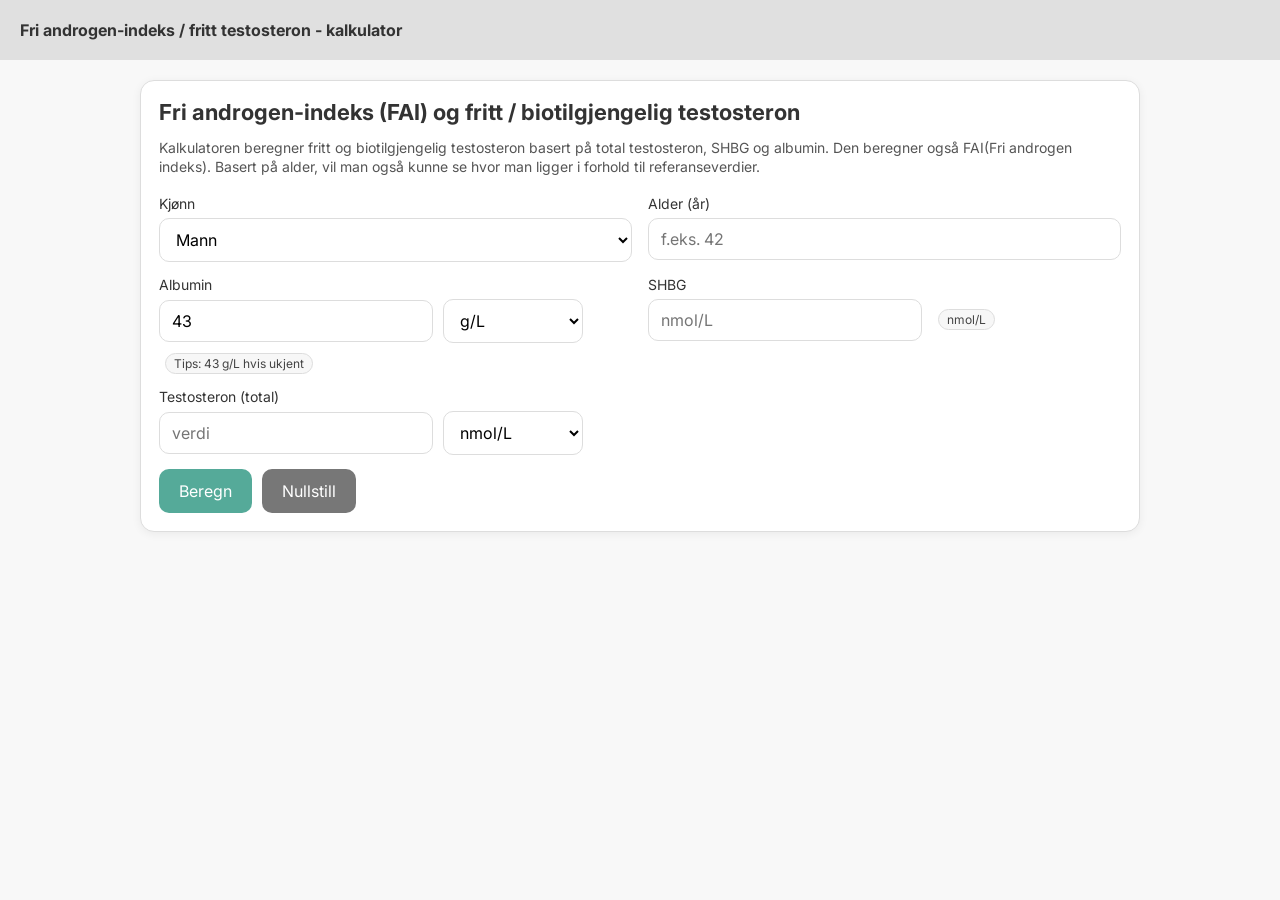
<file: journal/kliniske_verktøy/Fri_testosteron_index.html>
<!DOCTYPE html>
<html lang="no">
<head>
  <meta name="viewport" content="width=device-width, initial-scale=1.0" />
  <title>Fri androgen-indeks og fritt testosteron – kalkulator</title>

  <!-- Fonts (match transcribe design) -->
  <link href="https://fonts.googleapis.com/css2?family=Inter:wght@400;500;600;700&family=Roboto:wght@300;400;500&display=swap" rel="stylesheet" />

  <style>
    /* Match base look & feel from transcribe.html :contentReference[oaicite:1]{index=1} */
    html, body { margin: 0; padding: 0; }
    body {
      font-family: 'Inter', 'Roboto', sans-serif;
      font-weight: 400;
      background-color: #f8f8f8;
      color: #333;
    }
    input, select, textarea, button { font-family: inherit; font-weight: 400; }

    .top-bar {
      background-color: #e0e0e0;
      padding: 20px;
      display: flex;
      align-items: center;
      justify-content: space-between;
      gap: 12px;
      flex-wrap: wrap;
    }
    button {
      background-color: #5a9;
      color: #fff;
      border: none;
      border-radius: 10px;
      padding: 12px 20px;
      font-size: 16px;
      cursor: pointer;
      transition: background-color 0.3s, transform 0.1s;
      margin: 0;
    }
    button:hover { background-color: #489; }
    button:active { transform: scale(0.98); }
    button:disabled {
      background-color: #ccc;
      color: #666;
      cursor: not-allowed;
      opacity: 0.6;
      transition: none;
      transform: none;
    }

    .wrap {
      max-width: 1000px;
      margin: 20px auto;
      padding: 0 20px 28px;
    }

    .card {
      background: #fff;
      border: 1px solid #ddd;
      border-radius: 14px;
      box-shadow: 0 2px 10px rgba(0,0,0,0.06);
      padding: 18px;
    }

    h1 {
      font-size: 22px;
      margin: 0 0 14px;
    }
    .sub {
      font-size: 14px;
      color: #555;
      margin: 0 0 18px;
      line-height: 1.35;
    }

    .grid {
      display: grid;
      grid-template-columns: 1fr 1fr;
      gap: 14px 16px;
    }
    @media (max-width: 780px) {
      .grid { grid-template-columns: 1fr; }
    }

    .field {
      display: flex;
      flex-direction: column;
      gap: 6px;
    }
    label {
      font-size: 14px;
      color: #333;
    }
    .row {
      display: flex;
      gap: 10px;
      align-items: center;
      flex-wrap: wrap;
    }

    input[type="number"], input[type="text"], select {
      border: 1px solid #ddd;
      border-radius: 10px;
      padding: 10px 12px;
      font-size: 16px;
      box-sizing: border-box;
      background: #fff;
      min-width: 140px;
    }
    input.small { min-width: 120px; }
    select { min-width: 140px; }

    .actions {
      display: flex;
      gap: 10px;
      align-items: center;
      margin-top: 14px;
      flex-wrap: wrap;
    }

    .msg {
      margin-top: 12px;
      padding: 10px 12px;
      border-radius: 10px;
      border: 1px solid #ddd;
      background: #fafafa;
      font-size: 14px;
      line-height: 1.35;
    }
    .msg.error {
      border-color: #f2b8b5;
      background: #fff5f5;
      color: #8a1f1a;
    }
    .msg.ok {
      border-color: #bfe3c9;
      background: #f4fff7;
      color: #1f5f35;
    }

    .results {
      margin-top: 16px;
      display: none;
      gap: 12px;
    }
    .results-grid {
      display: grid;
      grid-template-columns: 1fr;
      gap: 10px;
      margin-top: 8px;
    }
    .kv {
      display: flex;
      justify-content: space-between;
      gap: 12px;
      padding: 10px 12px;
      border: 1px solid #eee;
      border-radius: 10px;
      background: #fff;
    }
    .kv .k { font-weight: 600; }
    .kv .v { text-align: right; }

    details {
      margin-top: 14px;
      border-top: 1px solid #eee;
      padding-top: 12px;
    }
    details summary {
      cursor: pointer;
      font-weight: 600;
    }
    .fineprint {
      margin-top: 14px;
      font-size: 12px;
      color: #666;
      line-height: 1.35;
    }

    .pill {
      display: inline-block;
      padding: 2px 8px;
      border-radius: 999px;
      border: 1px solid #ddd;
      background: #f7f7f7;
      font-size: 12px;
      color: #444;
      margin-left: 6px;
    }
  </style>
</head>

<body>
  <div class="top-bar">
    

    <div style="display:flex; align-items:center; gap:10px; flex-wrap:wrap;">
      <div style="font-size:16px; font-weight:700; color:#333;">Fri androgen-indeks / fritt testosteron - kalkulator</div>
    </div>
  </div>

  <div class="wrap">
    <div class="card">
      <h1>Fri androgen-indeks (FAI) og fritt / biotilgjengelig testosteron</h1>
      <p class="sub">
        Kalkulatoren beregner fritt og biotilgjengelig testosteron basert på total testosteron, SHBG og albumin. Den beregner også FAI(Fri androgen indeks). Basert på alder, vil man også kunne se hvor man ligger i forhold til referanseverdier.
      </p>

      <div class="grid" role="form" aria-label="Kalkulator">
        <div class="field">
          <label for="sex">Kjønn</label>
          <select id="sex">
            <option value="male" selected>Mann</option>
            <option value="female">Kvinne</option>
          </select>
        </div>

        <div class="field">
          <label for="age">Alder (år)</label>
          <input id="age" type="number" min="0" step="1" placeholder="f.eks. 42" />
        </div>

        <div class="field">
          <label>Albumin</label>
          <div class="row">
            <input id="album" class="small" type="text" inputmode="decimal" value="43" />
            <select id="albumUnit">
              <option value="g/L" selected>g/L</option>
              <option value="g/dL">g/dL</option>
            </select>
            <span class="pill">Tips: 43 g/L hvis ukjent</span>
          </div>
        </div>

        <div class="field">
          <label>SHBG</label>
          <div class="row">
            <input id="shbg" class="small" type="text" inputmode="decimal" placeholder="nmol/L" />
            <span class="pill">nmol/L</span>
          </div>
        </div>

        <div class="field" style="grid-column: 1 / -1;">
          <label>Testosteron (total)</label>
          <div class="row">
            <input id="testo" class="small" type="text" inputmode="decimal" placeholder="verdi" />
            <select id="testoUnit">
              <option value="nmol/L" selected>nmol/L</option>
              <option value="ng/dL">ng/dL</option>
              <option value="ng/mL">ng/mL</option>
              <option value="nmol/dL">nmol/dL</option>
              <option value="nmol/mL">nmol/mL</option>
            </select>
          </div>
        </div>
      </div>

      <div class="actions">
        <button id="calcBtn" type="button">Beregn</button>
        <button id="resetBtn" type="button" style="background-color:#777;">Nullstill</button>
      </div>

      <div id="message" class="msg" style="display:none;"></div>

      <div id="results" class="results">
        <div class="results-grid" aria-live="polite">
          <div class="kv">
            <div class="k">Fritt testosteron</div>
            <div class="v" id="outFree">—</div>
          </div>
          <div class="kv">
            <div class="k">Biotilgjengelig testosteron</div>
            <div class="v" id="outBio">—</div>
          </div>
          <div class="kv">
            <div class="k">Fri androgen-indeks (FAI)</div>
            <div class="v" id="outFAI">—</div>
          </div>
        </div>

        <div id="interpretation" class="msg" style="margin-top:12px;"></div>

        <details>
          <summary>Info om beregning og referanser</summary>
          <div class="msg" style="margin-top:10px;">
            <p style="margin:0 0 10px;">
              Den største delen av testosteron i blodet er bundet til proteiner:
              ca. 66–78% til SHBG (høy affinitet), 20–32% til albumin (lav affinitet),
              og kun 1–3% sirkulerer som fritt testosteron.
            </p>

            <p style="margin:0 0 10px;">
              <strong>FAI</strong> brukes som et estimat som kompenserer for variasjon i SHBG:
              <br />
              <strong>FAI = Testosteron (nmol/L) × 100 / SHBG (nmol/L)</strong>
            </p>

            <p style="margin:0;">
              <strong>Fritt testosteron</strong> beregnes med en matematisk metode basert på total testosteron, SHBG og albumin.
              Dersom albumin ikke foreligger kan det legges inn 43 g/L.
            </p>
          </div>
        </details>

        <div class="fineprint">
          <strong>Ansvarsfraskrivelse:</strong> Resultater fra denne kalkulatoren skal ikke alene brukes til å ta kliniske beslutninger
          uten vurdering av relevant klinikk og lokal laboratorieinformasjon. Beregnet fritt/biotilgjengelig testosteron kan være mindre
          pålitelig ved situasjoner med betydelig interferens i SHBG-binding (f.eks. graviditet eller behandling som gir svært høye DHT-nivåer).
        </div>
      </div>
    </div>
  </div>

  <script>
    
    // --- Helpers ---
    function parseNumber(v) {
      if (v == null) return NaN;
      const s = String(v).trim().replace(/\s+/g, '').replace(',', '.');
      return Number(s);
    }

    // Same "roundoff" behaviour as pasted calculator (kept intentionally)
    function roundoff(value) {
      var value4 = "" + Math.round(value);
      var bonus2 = value4.length + 1;
      var bonus = 0;
      if (value < 100) { bonus = bonus + 1; }
      if (value < 10) { bonus = bonus + 1; }
      if (value < 1) { bonus = bonus + 1; }
      if (value < 0.1) { bonus = bonus + 1; }
      if (value < 0.01) { bonus = bonus + 1; }
      if (value < 0.001) { bonus = bonus + 1; }
      if (value < 0.0001) { bonus = bonus + 1; }
      bonus2 = bonus2 + bonus;

      var whole = Math.round(value * Math.pow(10, bonus));
      var whole2 = "" + whole * Math.pow(10, -1 * bonus);
      whole2 = whole2.substr(0, bonus2);
      return whole2;
    }

    function showMessage(text, kind) {
      const el = document.getElementById('message');
      el.style.display = 'block';
      el.className = 'msg ' + (kind || '');
      el.textContent = text;
    }

    function hideMessage() {
      const el = document.getElementById('message');
      el.style.display = 'none';
      el.textContent = '';
      el.className = 'msg';
    }

    // Unit conversions for interpretation (nmol/L)
    function testoToNmolL(value, unit) {
      // Unit options in UI: nmol/L, ng/dL, ng/mL, nmol/dL, nmol/mL
      if (!isFinite(value)) return NaN;
      switch (unit) {
        case 'nmol/L': return value;
        case 'nmol/dL': return value * 10;
        case 'nmol/mL': return value * 1000;
        case 'ng/dL': return value * 0.0347;
        case 'ng/mL': return value * 3.47;
        default: return NaN;
      }
    }

    function freeToNmolL(freeValue, unit) {
      if (!isFinite(freeValue)) return NaN;
      // freeValue is displayed in the selected testoUnit.
      switch (unit) {
        case 'nmol/L': return freeValue;
        case 'nmol/dL': return freeValue * 10;
        case 'nmol/mL': return freeValue * 1000;
        case 'ng/dL': return freeValue * 0.0347;
        case 'ng/mL': return freeValue * 3.47;
        default: return NaN;
      }
    }

    function classify(value, low, high) {
      if (!isFinite(value)) return { label: 'Ukjent', cls: '' };
      if (isFinite(low) && value < low) return { label: 'Lav', cls: 'error' };
      if (isFinite(high) && value > high) return { label: 'Høy', cls: 'error' };
      return { label: 'Innenfor', cls: 'ok' };
    }

    function getFreeRefMaleByAge(age) {
      // From provided text (nmol/L)
      if (!isFinite(age)) return null;
      if (age >= 18 && age <= 20) return { low: 0.32, high: 0.80, label: '18–20 år' };
      if (age >= 21 && age <= 30) return { low: 0.25, high: 0.70, label: '21–30 år' };
      if (age >= 31 && age <= 40) return { low: 0.21, high: 0.60, label: '31–40 år' };
      if (age >= 41 && age <= 50) return { low: 0.19, high: 0.50, label: '41–50 år' };
      if (age >= 51 && age <= 60) return { low: 0.17, high: 0.50, label: '51–60 år' };
      if (age >= 61 && age <= 70) return { low: 0.16, high: 0.40, label: '61–70 år' };
      if (age >= 71 && age <= 80) return { low: 0.16, high: 0.40, label: '71–80 år' };
      return null;
    }

    function getFAIRef(sex, age) {
      // From provided text:
      // Menn 18–50: 25.9–108.3
      // Menn ≥50: 16.2–56.6
      // Kvinner ≤5.7
      if (sex === 'female') {
        return { low: NaN, high: 5.7, label: 'Kvinner: ≤ 5,7' };
      }
      // male default
      if (isFinite(age) && age >= 50) {
        return { low: 16.2, high: 56.6, label: 'Menn ≥50 år: 16,2–56,6' };
      }
      return { low: 25.9, high: 108.3, label: 'Menn 18–50 år: 25,9–108,3' };
    }

    // --- Core calculation (ported from pasted ISSAM calculator) ---
    function calculate() {
      hideMessage();

      const sex = document.getElementById('sex').value;
      const age = parseNumber(document.getElementById('age').value);

      let album = parseNumber(document.getElementById('album').value);
      let shbg = parseNumber(document.getElementById('shbg').value);
      let testo = parseNumber(document.getElementById('testo').value);

      const albumUnit = document.getElementById('albumUnit').value; // g/L or g/dL
      const testoUnit = document.getElementById('testoUnit').value;

      if (!isFinite(album) || album <= 0 || !isFinite(shbg) || shbg <= 0 || !isFinite(testo) || testo <= 0) {
        showMessage('Vennligst fyll inn gyldige verdier for albumin, SHBG og testosteron før du beregner.', 'error');
        document.getElementById('results').style.display = 'none';
        return;
      }

      // --- Begin original logic (minimal changes; keep numerics & structure) ---
      var kt = 1000000000;
      var wortel = 0;

      // Convert total T to ng/dL internally (same as original)
      var testo_ngdL = testo;
      if (testoUnit === "ng/dL")  { testo_ngdL = testo; }
      if (testoUnit === "ng/mL")  { testo_ngdL = testo * 100; }
      if (testoUnit === "nmol/dL")  { testo_ngdL = testo * 288.4; }
      if (testoUnit === "nmol/mL")  { testo_ngdL = testo * 288.4 * 100; }
      if (testoUnit === "nmol/L")  { testo_ngdL = testo * 28.84; }

      var testo2 = testo_ngdL / 2.8 * 1e-10;

      // SHBG conversion (same as original)
      var shbg_work = shbg / 10;
      var shbg2 = shbg_work * 1e-8;

      // Albumin in g/dL internally (same as original)
      var album_gdL = album;
      if (albumUnit === "g/L") { album_gdL = album / 10; }

      var fa  = ((36000 * album_gdL * (1.45 * .0001)) + 1) * kt;
      var fa1 = ((36000 * album_gdL * (1.45 * .0001)) + 1);
      var fb  = kt * (shbg2 - testo2) + fa1;
      var fc  = -testo2;

      wortel = Math.sqrt(fb * fb - 4 * fa * fc);

      var ftesto = (-fb + wortel) / (2 * fa);
      var ftestop = (ftesto * 100) / testo2;

      // ftc and biot in ng/dL baseline
      var ftc = (ftestop / 100) * testo_ngdL;
      var biot = ftc * fa1;

      var biot2 = (biot * 100) / testo_ngdL;

      // Convert outputs to chosen unit (same as original)
      var ftc_out = ftc;
      var biot_out = biot;

      if (testoUnit === "ng/mL") {
        ftc_out = ftc_out / 100;
        biot_out = biot_out / 100;
      }
      if (testoUnit === "nmol/dL") {
        ftc_out = ftc_out * 0.00347;
        biot_out = biot_out * 0.00347;
      }
      if (testoUnit === "nmol/L") {
        ftc_out = ftc_out * 0.0347;
        biot_out = biot_out * 0.0347;
      }
      if (testoUnit === "nmol/mL") {
        ftc_out = ftc_out * 0.0000347;
        biot_out = biot_out * 0.0000347;
      }
      // --- End original logic ---

      // FAI (uses nmol/L): FAI = T(nmol/L)*100 / SHBG(nmol/L)
      const totalT_nmolL = testoToNmolL(testo, testoUnit);
      const fai = (isFinite(totalT_nmolL) && isFinite(shbg) && shbg > 0) ? (totalT_nmolL * 100 / shbg) : NaN;

      // Render results (match original display pattern)
      document.getElementById('outFree').textContent =
        `${roundoff(ftc_out)} ${testoUnit}  =  ${roundoff(ftestop)} %`;
      document.getElementById('outBio').textContent =
        `${roundoff(biot_out)} ${testoUnit}  =  ${roundoff(biot2)} %`;
      document.getElementById('outFAI').textContent =
        isFinite(fai) ? `${roundoff(fai)}` : '—';

      // Interpretation: compare Free T (nmol/L) and FAI to reference intervals
      const free_nmolL = freeToNmolL(ftc_out, testoUnit);

      const faiRef = getFAIRef(sex, age);
      const faiClass = (sex === 'female')
        ? classify(fai, NaN, faiRef.high)
        : classify(fai, faiRef.low, faiRef.high);

      let interpHtml = '';

      // Free T reference (men only from provided text)
      if (sex === 'male') {
        const ref = getFreeRefMaleByAge(age);
        if (ref) {
          const cls = classify(free_nmolL, ref.low, ref.high);
          interpHtml += `
            <div style="margin-bottom:10px;">
              <strong>Fritt testosteron (menn, ${ref.label}):</strong><br/>
              Beregnet: <strong>${isFinite(free_nmolL) ? roundoff(free_nmolL) : '—'} nmol/L</strong><br/>
              Referanse: <strong>${ref.low}–${ref.high} nmol/L</strong> → <strong>${cls.label}</strong>
            </div>
          `;
        } else {
          interpHtml += `
            <div style="margin-bottom:10px;">
              <strong>Fritt testosteron (menn):</strong><br/>
              Beregnet: <strong>${isFinite(free_nmolL) ? roundoff(free_nmolL) : '—'} nmol/L</strong><br/>
              Referanseintervall: ikke tilgjengelig for denne alderen i teksten (vises kun 18–80 år).
            </div>
          `;
        }
      } else {
        interpHtml += `
          <div style="margin-bottom:10px;">
            <strong>Fritt testosteron (kvinner):</strong><br/>
            Beregnet: <strong>${isFinite(free_nmolL) ? roundoff(free_nmolL) : '—'} nmol/L</strong><br/>
            Referanseintervall for kvinner er ikke oppgitt i teksten du la ved (bruk lokalt lab-intervall).
          </div>
        `;
      }

      // FAI interpretation
      const faiRefText = faiRef.label;
      interpHtml += `
        <div>
          <strong>FAI(Fri androgen indeks):</strong><br/>
          Beregnet: <strong>${isFinite(fai) ? roundoff(fai) : '—'}</strong><br/>
          Referanse: <strong>${faiRefText}</strong> → <strong>${faiClass.label}</strong>
        </div>
      `;

      const interpEl = document.getElementById('interpretation');
      interpEl.className = 'msg ' + ( (faiClass.cls === 'error') ? 'error' : 'ok' );
      interpEl.innerHTML = interpHtml;

      document.getElementById('results').style.display = 'block';
      showMessage('Beregning fullført.', 'ok');
    }

    document.getElementById('calcBtn').addEventListener('click', calculate);

    document.getElementById('resetBtn').addEventListener('click', () => {
      document.getElementById('sex').value = 'male';
      document.getElementById('age').value = '';
      document.getElementById('album').value = '43';
      document.getElementById('albumUnit').value = 'g/L';
      document.getElementById('shbg').value = '';
      document.getElementById('testo').value = '';
      document.getElementById('testoUnit').value = 'nmol/L';
      hideMessage();
      document.getElementById('results').style.display = 'none';
    });

    // Enter-to-calc for convenience
    document.addEventListener('keydown', (e) => {
      if (e.key === 'Enter') {
        const active = document.activeElement;
        if (active && (active.tagName === 'INPUT' || active.tagName === 'SELECT')) {
          e.preventDefault();
          calculate();
        }
      }
    });
  </script>
</body>
</html>
</file>
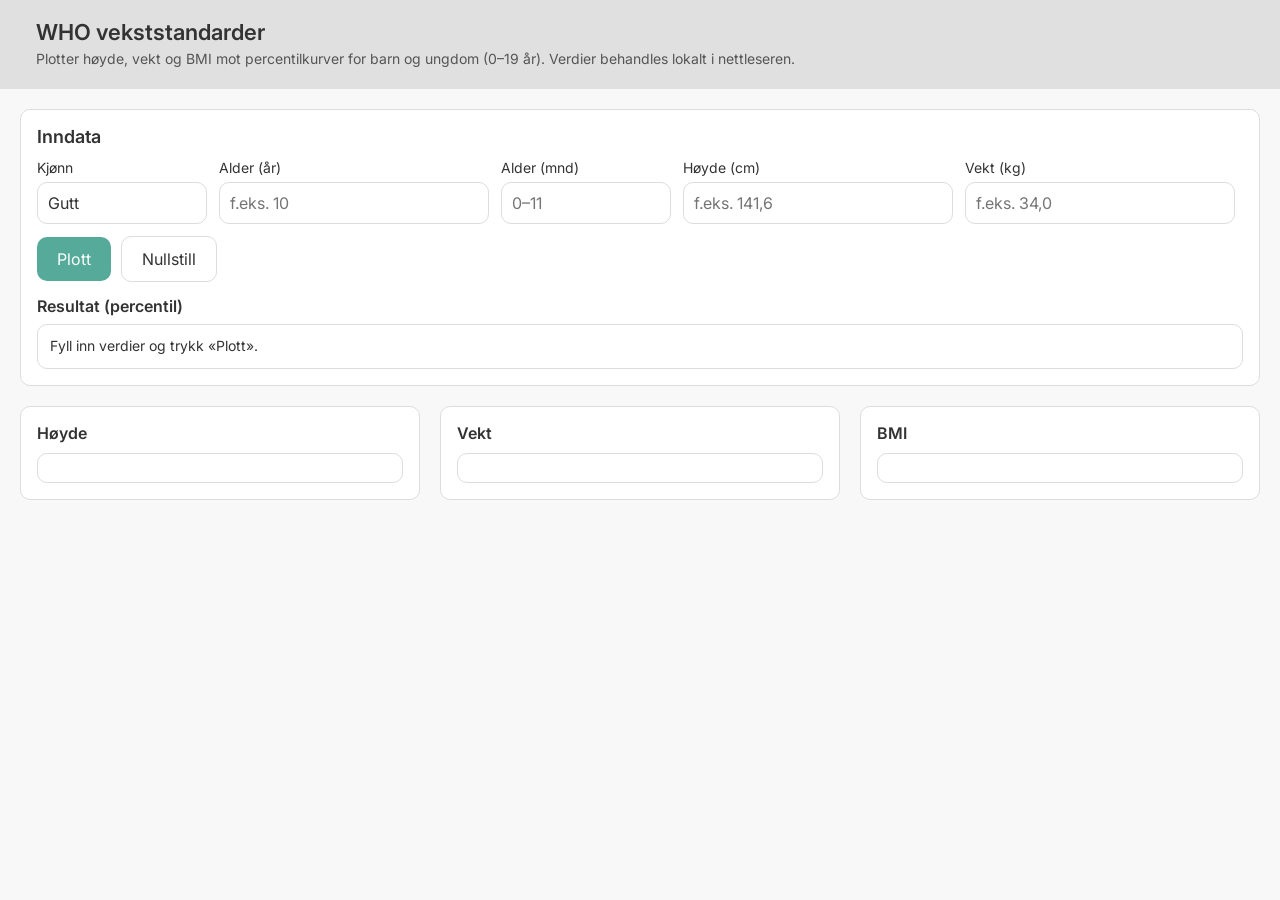
<file: journal/kliniske_verktøy/growth_charts_no_upload.html>
<!doctype html>
<html lang="no">
<head>
<meta charset="utf-8"/>
<meta name="viewport" content="width=device-width,initial-scale=1"/>
<link href="https://fonts.googleapis.com/css2?family=Inter:wght@400;500;600;700;800&display=swap" rel="stylesheet"/>
<title>WHO vekststandarder – Vekstkurver</title>
<style>

  /* Base Styles (samme uttrykk som transcribe.html) */
  html, body { margin: 0; padding: 0; }
  body {
    font-family: 'Inter', 'Roboto', sans-serif;
    font-weight: 400;
    background-color: #f8f8f8;
    color: #333;
  }
  input, select, textarea, button { font-family: inherit; font-weight: 400; }
  label { font-family: inherit; font-weight: 400; }

  /* Layout */
  .grid-container {
    display: grid;
    grid-template-columns: 1fr;
    min-height: 100vh;
  }
  .main-content {
    display: flex;
    flex-direction: column;
    padding: 0;
  }
  .top-bar {
    background-color: #e0e0e0;
    padding: 20px;
    margin-bottom: 20px;
    display: flex;
    align-items: center;
    justify-content: space-between;
    gap: 16px;
    flex-wrap: wrap;
  }
  .top-bar-left { display: flex; align-items: center; gap: 12px; }
  .top-bar-center { flex: 1; min-width: 240px; }
  .top-title { font-size: 22px; font-weight: 600; margin: 0; line-height: 1.1; }
  .top-subtitle { margin-top: 6px; font-size: 14px; color: #555; line-height: 1.35; }

  .content {
    padding: 0 20px 20px;
    display: flex;
    flex-direction: column;
    gap: 20px;
  }

  /* Cards */
  .card {
    background: #fff;
    border: 1px solid #ddd;
    border-radius: 10px;
    padding: 16px;
    box-sizing: border-box;
  }
  .card h3 {
    margin: 0 0 12px;
    font-size: 18px;
    font-weight: 600;
  }

  /* Form */
  .form-row {
    display: flex;
    gap: 12px;
    flex-wrap: wrap;
    align-items: flex-end;
  }
  .form-row label {
    display: flex;
    flex-direction: column;
    gap: 6px;
    font-size: 14px;
    color: #333;
    min-width: 170px;
  }
  input, select {
    appearance: none;
    background: #fff;
    color: #333;
    border: 1px solid #ddd;
    border-radius: 10px;
    padding: 10px 10px;
    outline: none;
    font-size: 16px;
    box-sizing: border-box;
  }
  input:focus, select:focus {
    border-color: #5a9;
    box-shadow: 0 0 0 3px rgba(85,170,153,0.25);
  }

  /* Buttons (samme som transcribe) */
  button {
    background-color: #5a9;
    color: #fff;
    border: none;
    border-radius: 10px;
    padding: 12px 20px;
    font-size: 16px;
    cursor: pointer;
    transition: background-color 0.3s, transform 0.1s;
    margin: 0;
  }
  button:hover { background-color: #489; }
  button:active { transform: scale(0.98); }
  button:disabled {
    background-color: #ccc;
    color: #666;
    cursor: not-allowed;
    opacity: 0.6;
    transition: none;
    transform: none;
  }
  button.secondary {
    background: #fff;
    color: #333;
    border: 1px solid #ddd;
  }
  button.secondary:hover {
    background: #f2f2f2;
  }

  .actions {
    display: flex;
    gap: 10px;
    flex-wrap: wrap;
    align-items: center;
    margin-top: 6px;
  }

  /* Messages */
  .err {
    margin-top: 12px;
    color: #b00020;
    background: #fff0f0;
    border: 1px solid #f3c2c2;
    padding: 12px;
    border-radius: 10px;
    display: none;
    white-space: pre-wrap;
  }

  /* Summary */
  .kv {
    display: grid;
    grid-template-columns: 1fr 1fr;
    gap: 12px;
    margin-top: 12px;
    color: #333;
    font-size: 14px;
  }
  .kv div {
    background: #fafafa;
    border: 1px solid #eee;
    border-radius: 10px;
    padding: 12px;
  }
  .kv b { font-weight: 600; }

  /* Result box */
  .resultTitle {
    margin-top: 14px;
    font-size: 16px;
    font-weight: 600;
  }
  .resultBox {
    margin-top: 8px;
    border: 1px solid #ddd;
    border-radius: 10px;
    padding: 12px;
    background: #fff;
    font-size: 14px;
    color: #333;
    line-height: 1.35;
  }

  /* Charts */
  .chartsGrid {
    display: grid;
    grid-template-columns: repeat(3, minmax(280px, 1fr));
    gap: 20px;
    align-items: start;
  }
  @media (max-width: 1100px) {
    .chartsGrid { grid-template-columns: 1fr; }
  }

  .chartTitle { font-size: 16px; font-weight: 600; margin: 0 0 10px; }
  .chartShell {
    border: 1px solid #ddd;
    border-radius: 10px;
    padding: 10px;
    background: #fff;
  }
  .legend {
    margin-top: 8px;
    display: flex;
    flex-wrap: wrap;
    gap: 10px;
    color: #555;
    font-size: 12px;
  }
  .legItem { display: flex; align-items: center; gap: 6px; }
  .legLine {
    width: 26px;
    height: 0;
    border-top: 2px solid rgba(0,0,0,0.35);
    border-radius: 2px;
  }
  .legLine.p50 {
    border-top-width: 3px;
    border-top-color: rgba(0,0,0,0.65);
  }

  /* Print */
  @media print {
    .top-bar { display:none !important; }
    button, .err { display:none !important; }
    body { background:#fff; color:#000; }
    .card { border: 1px solid #ddd; box-shadow:none; }
  }

</style>
</head>
<body>
  <div class="grid-container">
    <main class="main-content">
      <div class="top-bar">
        <div class="top-bar-left">
         
        </div>

        <div class="top-bar-center">
          <div class="top-title">WHO vekststandarder</div>
          <div class="top-subtitle">
            Plotter høyde, vekt og BMI mot percentilkurver for barn og ungdom (0–19 år). Verdier behandles lokalt i nettleseren.
          </div>
        </div>

        <div class="top-bar-right"></div>
      </div>

      <div class="content">
        <div class="card">
          <h3>Inndata</h3>

          <div class="form-row">
            <label>Kjønn
              <select id="sex">
                <option>Gutt</option>
                <option>Jente</option>
              </select>
            </label>

            <label>Alder (år)
              <input id="ageYears" type="number" inputmode="numeric" min="0" step="1" placeholder="f.eks. 10"/>
            </label>

            <label>Alder (mnd)
              <input id="ageMonths" type="number" inputmode="numeric" min="0" max="11" step="1" placeholder="0–11"/>
            </label>

            <label>Høyde (cm)
              <input id="heightCm" type="text" inputmode="decimal" autocomplete="off" placeholder="f.eks. 141,6"/>
            </label>

            <label>Vekt (kg)
              <input id="weightKg" type="text" inputmode="decimal" autocomplete="off" placeholder="f.eks. 34,0"/>
            </label>
          </div>

          <div class="actions" style="margin-top: 12px;">
            <button id="plotBtn" type="button">Plott</button>
            <button id="resetBtn" type="button" class="secondary">Nullstill</button>
          </div>

          <div id="err" class="err"></div>

          <div class="kv" id="summary" style="display:none;">
            <div><b>Valgt kurvesett:</b> <span id="rangeOut"></span></div>
            <div><b>BMI:</b> <span id="bmiOut"></span></div>
          </div>

          <div class="resultTitle">Resultat (percentil)</div>
          <div class="resultBox" id="resultBox">Fyll inn verdier og trykk «Plott».</div>
        </div>

        <div class="chartsGrid">
          <div class="card">
            <div class="chartTitle">Høyde</div>
            <div class="chartShell">
              <div id="chart-height"></div>
              <div class="legend" id="legend-height"></div>
            </div>
          </div>

          <div class="card">
            <div class="chartTitle">Vekt</div>
            <div class="chartShell">
              <div id="chart-weight"></div>
              <div class="legend" id="legend-weight"></div>
            </div>
          </div>

          <div class="card">
            <div class="chartTitle">BMI</div>
            <div class="chartShell">
              <div id="chart-bmi"></div>
              <div class="legend" id="legend-bmi"></div>
            </div>
          </div>
        </div>
      </div>
    </main>
  </div>

  <script>
    // Til forsiden (samme mønster som i transcribe.html)
    document.getElementById('backToHomeButton')?.addEventListener('click', () => {
      const loc = window.location;
      const newPath = loc.pathname.replace(/\/[^\/]*$/, '/index.html');
      window.location.href = loc.origin + newPath + loc.search + loc.hash;
    });
  </script>

<script>
const DATA = {"meta": {"source": "Vekststudien i Bergen PDFs (vector path extraction)", "generated_at": "2026-01-11T01:04:20.587493Z", "method": "Extracted vector stroke polylines from PDFs (PyMuPDF page.get_drawings), matched each curve to percentile labels (P3..P97) by y-position near right edge, converted to data units via axis tick calibration, then resampled to regular age steps."}, "charts": {"Gutt": {"0-1": {"height": {"key": "boys_0_1_length", "pdf": "gutter01.pdf", "x": {"min": 0, "max": 12, "step": 1, "units": "months"}, "y": {"a": 940.3949127197266, "b": -8.435717991420201}, "curves": {"P3": [[0, 46.575], [1, 51.038], [2, 54.867], [3, 57.929], [4, 60.437], [5, 62.498], [6, 64.252], [7, 65.82], [8, 67.242], [9, 68.525], [10, 69.696], [11, 70.793], [12, 71.833]], "P10": [[0, 48.088], [1, 52.57], [2, 56.412], [3, 59.49], [4, 62.017], [5, 64.099], [6, 65.875], [7, 67.465], [8, 68.911], [9, 70.218], [10, 71.414], [11, 72.534], [12, 73.6]], "P25": [[0, 49.367], [1, 53.864], [2, 57.718], [3, 60.81], [4, 63.352], [5, 65.452], [6, 67.246], [7, 68.855], [8, 70.321], [9, 71.648], [10, 72.864], [11, 74.005], [12, 75.091]], "P50": [[0, 50.787], [1, 55.303], [2, 59.169], [3, 62.275], [4, 64.835], [5, 66.954], [6, 68.77], [7, 70.4], [8, 71.888], [9, 73.237], [10, 74.476], [11, 75.639], [12, 76.749]], "P75": [[0, 52.208], [1, 56.741], [2, 60.62], [3, 63.741], [4, 66.318], [5, 68.458], [6, 70.293], [7, 71.945], [8, 73.455], [9, 74.827], [10, 76.088], [11, 77.274], [12, 78.406]], "P90": [[0, 53.486], [1, 58.036], [2, 61.925], [3, 65.06], [4, 67.654], [5, 69.81], [6, 71.664], [7, 73.335], [8, 74.865], [9, 76.257], [10, 77.538], [11, 78.746], [12, 79.899]], "P97": [[0, 54.749], [1, 59.315], [2, 63.214], [3, 66.362], [4, 68.971], [5, 71.146], [6, 73.017], [7, 74.708], [8, 76.258], [9, 77.669], [10, 78.97], [11, 80.197], [12, 81.371]]}, "cost": 10.939}, "weight": {"key": "boys_0_1_weight", "pdf": "gutter01.pdf", "x": {"min": 0, "max": 12, "step": 1, "units": "months"}, "y": {"a": 856.136358087713, "b": -33.75094881924716}, "curves": {"P3": [[0, 2.89], [1, 3.724], [2, 4.483], [3, 5.127], [4, 5.674], [5, 6.141], [6, 6.543], [7, 6.896], [8, 7.212], [9, 7.498], [10, 7.758], [11, 7.997], [12, 8.219]], "P10": [[0, 3.15], [1, 4.047], [2, 4.859], [3, 5.545], [4, 6.124], [5, 6.616], [6, 7.04], [7, 7.411], [8, 7.743], [9, 8.043], [10, 8.317], [11, 8.568], [12, 8.802]], "P25": [[0, 3.419], [1, 4.383], [2, 5.252], [3, 5.982], [4, 6.596], [5, 7.117], [6, 7.564], [7, 7.957], [8, 8.307], [9, 8.623], [10, 8.912], [11, 9.177], [12, 9.424]], "P50": [[0, 3.724], [1, 4.766], [2, 5.701], [3, 6.484], [4, 7.141], [5, 7.697], [6, 8.174], [7, 8.591], [8, 8.964], [9, 9.301], [10, 9.608], [11, 9.891], [12, 10.155]], "P75": [[0, 4.035], [1, 5.158], [2, 6.164], [3, 7.004], [4, 7.707], [5, 8.301], [6, 8.811], [7, 9.257], [8, 9.655], [9, 10.015], [10, 10.343], [11, 10.646], [12, 10.928]], "P90": [[0, 4.319], [1, 5.518], [2, 6.591], [3, 7.486], [4, 8.235], [5, 8.867], [6, 9.408], [7, 9.882], [8, 10.306], [9, 10.689], [10, 11.039], [11, 11.361], [12, 11.663]], "P97": [[0, 4.604], [1, 5.882], [2, 7.024], [3, 7.976], [4, 8.772], [5, 9.444], [6, 10.02], [7, 10.525], [8, 10.977], [9, 11.385], [10, 11.758], [11, 12.102], [12, 12.424]]}, "cost": 11.347}}, "1-5": {"height": {"key": "boys_1_5_height", "pdf": "gutter15.pdf", "x": {"min": 1, "max": 5, "step": 0.08333333333333333, "units": "years"}, "y": {"a": 1202.908652565696, "b": -7.972747109153054}, "curves": {"P3": [[1, 72.114], [1.0833, 73.119], [1.1667, 74.095], [1.25, 75.045], [1.3333, 75.956], [1.4167, 76.831], [1.5, 77.673], [1.5833, 78.479], [1.6667, 79.251], [1.75, 79.993], [1.8333, 80.694], [1.9167, 81.397], [2.0, 82.077], [2.0833, 82.766], [2.1667, 83.432], [2.25, 84.089], [2.3333, 84.738], [2.4167, 85.383], [2.5, 86.023], [2.5833, 86.658], [2.6667, 87.29], [2.75, 87.92], [2.8333, 88.546], [2.9167, 89.17], [3.0, 89.792], [3.0833, 90.41], [3.1667, 91.024], [3.25, 91.631], [3.3333, 92.232], [3.4167, 92.823], [3.5, 93.408], [3.5833, 93.983], [3.6667, 94.547], [3.75, 95.103], [3.8333, 95.651], [3.9167, 96.19], [4.0, 96.721], [4.0833, 97.245], [4.1667, 97.762], [4.25, 98.272], [4.3333, 98.778], [4.4167, 99.278], [4.5, 99.773], [4.5833, 100.266], [4.6667, 100.756], [4.75, 101.245], [4.8333, 101.734], [4.9167, 102.223], [5.0, 102.714]], "P10": [[1, 73.587], [1.0833, 74.613], [1.1667, 75.611], [1.25, 76.584], [1.3333, 77.517], [1.4167, 78.416], [1.5, 79.28], [1.5833, 80.109], [1.6667, 80.906], [1.75, 81.671], [1.8333, 82.395], [1.9167, 83.122], [2.0, 83.825], [2.0833, 84.538], [2.1667, 85.228], [2.25, 85.909], [2.3333, 86.583], [2.4167, 87.253], [2.5, 87.917], [2.5833, 88.578], [2.6667, 89.235], [2.75, 89.889], [2.8333, 90.541], [2.9167, 91.192], [3.0, 91.839], [3.0833, 92.483], [3.1667, 93.121], [3.25, 93.753], [3.3333, 94.378], [3.4167, 94.995], [3.5, 95.603], [3.5833, 96.201], [3.6667, 96.79], [3.75, 97.369], [3.8333, 97.94], [3.9167, 98.5], [4.0, 99.055], [4.0833, 99.6], [4.1667, 100.139], [4.25, 100.671], [4.3333, 101.197], [4.4167, 101.718], [4.5, 102.234], [4.5833, 102.747], [4.6667, 103.258], [4.75, 103.767], [4.8333, 104.277], [4.9167, 104.787], [5.0, 105.297]], "P25": [[1, 75.081], [1.0833, 76.128], [1.1667, 77.148], [1.25, 78.143], [1.3333, 79.099], [1.4167, 80.021], [1.5, 80.909], [1.5833, 81.762], [1.6667, 82.583], [1.75, 83.37], [1.8333, 84.119], [1.9167, 84.869], [2.0, 85.596], [2.0833, 86.333], [2.1667, 87.048], [2.25, 87.754], [2.3333, 88.453], [2.4167, 89.147], [2.5, 89.837], [2.5833, 90.522], [2.6667, 91.204], [2.75, 91.886], [2.8333, 92.563], [2.9167, 93.239], [3.0, 93.912], [3.0833, 94.581], [3.1667, 95.245], [3.25, 95.902], [3.3333, 96.553], [3.4167, 97.193], [3.5, 97.827], [3.5833, 98.449], [3.6667, 99.061], [3.75, 99.665], [3.8333, 100.258], [3.9167, 100.842], [4.0, 101.419], [4.0833, 101.986], [4.1667, 102.547], [4.25, 103.1], [4.3333, 103.648], [4.4167, 104.19], [4.5, 104.728], [4.5833, 105.261], [4.6667, 105.793], [4.75, 106.324], [4.8333, 106.853], [4.9167, 107.384], [5.0, 107.915]], "P50": [[1, 76.739], [1.0833, 77.81], [1.1667, 78.855], [1.25, 79.875], [1.3333, 80.856], [1.4167, 81.805], [1.5, 82.719], [1.5833, 83.597], [1.6667, 84.444], [1.75, 85.258], [1.8333, 86.034], [1.9167, 86.809], [2.0, 87.563], [2.0833, 88.328], [2.1667, 89.07], [2.25, 89.804], [2.3333, 90.531], [2.4167, 91.252], [2.5, 91.969], [2.5833, 92.683], [2.6667, 93.394], [2.75, 94.103], [2.8333, 94.81], [2.9167, 95.514], [3.0, 96.215], [3.0833, 96.913], [3.1667, 97.605], [3.25, 98.29], [3.3333, 98.969], [3.4167, 99.638], [3.5, 100.298], [3.5833, 100.948], [3.6667, 101.586], [3.75, 102.215], [3.8333, 102.834], [3.9167, 103.443], [4.0, 104.046], [4.0833, 104.638], [4.1667, 105.222], [4.25, 105.801], [4.3333, 106.371], [4.4167, 106.937], [4.5, 107.497], [4.5833, 108.054], [4.6667, 108.609], [4.75, 109.162], [4.8333, 109.715], [4.9167, 110.268], [5.0, 110.822]], "P75": [[1, 78.398], [1.0833, 79.493], [1.1667, 80.562], [1.25, 81.606], [1.3333, 82.613], [1.4167, 83.588], [1.5, 84.528], [1.5833, 85.433], [1.6667, 86.307], [1.75, 87.147], [1.8333, 87.948], [1.9167, 88.751], [2.0, 89.531], [2.0833, 90.323], [2.1667, 91.092], [2.25, 91.853], [2.3333, 92.608], [2.4167, 93.356], [2.5, 94.103], [2.5833, 94.844], [2.6667, 95.583], [2.75, 96.321], [2.8333, 97.056], [2.9167, 97.788], [3.0, 98.518], [3.0833, 99.244], [3.1667, 99.964], [3.25, 100.678], [3.3333, 101.384], [3.4167, 102.081], [3.5, 102.769], [3.5833, 103.445], [3.6667, 104.11], [3.75, 104.766], [3.8333, 105.411], [3.9167, 106.046], [4.0, 106.672], [4.0833, 107.289], [4.1667, 107.899], [4.25, 108.5], [4.3333, 109.096], [4.4167, 109.684], [4.5, 110.268], [4.5833, 110.847], [4.6667, 111.425], [4.75, 112.0], [4.8333, 112.577], [4.9167, 113.153], [5.0, 113.731]], "P90": [[1, 79.891], [1.0833, 81.007], [1.1667, 82.099], [1.25, 83.165], [1.3333, 84.196], [1.4167, 85.192], [1.5, 86.157], [1.5833, 87.085], [1.6667, 87.982], [1.75, 88.847], [1.8333, 89.671], [1.9167, 90.497], [2.0, 91.301], [2.0833, 92.118], [2.1667, 92.912], [2.25, 93.698], [2.3333, 94.476], [2.4167, 95.252], [2.5, 96.022], [2.5833, 96.79], [2.6667, 97.554], [2.75, 98.316], [2.8333, 99.078], [2.9167, 99.835], [3.0, 100.591], [3.0833, 101.343], [3.1667, 102.089], [3.25, 102.828], [3.3333, 103.559], [3.4167, 104.28], [3.5, 104.992], [3.5833, 105.692], [3.6667, 106.383], [3.75, 107.061], [3.8333, 107.728], [3.9167, 108.386], [4.0, 109.036], [4.0833, 109.676], [4.1667, 110.307], [4.25, 110.93], [4.3333, 111.546], [4.4167, 112.156], [4.5, 112.76], [4.5833, 113.361], [4.6667, 113.959], [4.75, 114.557], [4.8333, 115.152], [4.9167, 115.75], [5.0, 116.347]], "P97": [[1, 81.365], [1.0833, 82.502], [1.1667, 83.615], [1.25, 84.704], [1.3333, 85.758], [1.4167, 86.778], [1.5, 87.765], [1.5833, 88.717], [1.6667, 89.637], [1.75, 90.525], [1.8333, 91.373], [1.9167, 92.221], [2.0, 93.049], [2.0833, 93.89], [2.1667, 94.709], [2.25, 95.518], [2.3333, 96.321], [2.4167, 97.122], [2.5, 97.917], [2.5833, 98.709], [2.6667, 99.499], [2.75, 100.287], [2.8333, 101.073], [2.9167, 101.857], [3.0, 102.637], [3.0833, 103.415], [3.1667, 104.186], [3.25, 104.95], [3.3333, 105.705], [3.4167, 106.451], [3.5, 107.187], [3.5833, 107.911], [3.6667, 108.625], [3.75, 109.326], [3.8333, 110.018], [3.9167, 110.698], [4.0, 111.369], [4.0833, 112.032], [4.1667, 112.684], [4.25, 113.329], [4.3333, 113.966], [4.4167, 114.597], [4.5, 115.222], [4.5833, 115.843], [4.6667, 116.462], [4.75, 117.079], [4.8333, 117.695], [4.9167, 118.313], [5.0, 118.931]]}, "cost": 25.0}, "weight": {"key": "boys_1_5_weight", "pdf": "gutter15.pdf", "x": {"min": 1, "max": 5, "step": 0.08333333333333333, "units": "years"}, "y": {"a": 934.3191460503472, "b": -17.26558600531684}, "curves": {"P3": [[1, 9.585], [1.0833, 9.779], [1.1667, 9.962], [1.25, 10.137], [1.3333, 10.305], [1.4167, 10.468], [1.5, 10.626], [1.5833, 10.78], [1.6667, 10.932], [1.75, 11.08], [1.8333, 11.226], [1.9167, 11.372], [2.0, 11.516], [2.0833, 11.658], [2.1667, 11.799], [2.25, 11.938], [2.3333, 12.078], [2.4167, 12.218], [2.5, 12.358], [2.5833, 12.498], [2.6667, 12.64], [2.75, 12.783], [2.8333, 12.927], [2.9167, 13.073], [3.0, 13.22], [3.0833, 13.369], [3.1667, 13.519], [3.25, 13.668], [3.3333, 13.817], [3.4167, 13.964], [3.5, 14.107], [3.5833, 14.247], [3.6667, 14.384], [3.75, 14.517], [3.8333, 14.647], [3.9167, 14.772], [4.0, 14.895], [4.0833, 15.015], [4.1667, 15.132], [4.25, 15.246], [4.3333, 15.359], [4.4167, 15.471], [4.5, 15.581], [4.5833, 15.691], [4.6667, 15.8], [4.75, 15.91], [4.8333, 16.02], [4.9167, 16.132], [5.0, 16.244]], "P10": [[1, 10.124], [1.0833, 10.327], [1.1667, 10.52], [1.25, 10.705], [1.3333, 10.882], [1.4167, 11.053], [1.5, 11.22], [1.5833, 11.383], [1.6667, 11.543], [1.75, 11.7], [1.8333, 11.854], [1.9167, 12.008], [2.0, 12.161], [2.0833, 12.311], [2.1667, 12.46], [2.25, 12.608], [2.3333, 12.756], [2.4167, 12.904], [2.5, 13.053], [2.5833, 13.202], [2.6667, 13.352], [2.75, 13.504], [2.8333, 13.657], [2.9167, 13.812], [3.0, 13.969], [3.0833, 14.128], [3.1667, 14.287], [3.25, 14.447], [3.3333, 14.606], [3.4167, 14.762], [3.5, 14.916], [3.5833, 15.066], [3.6667, 15.213], [3.75, 15.355], [3.8333, 15.494], [3.9167, 15.629], [4.0, 15.761], [4.0833, 15.891], [4.1667, 16.017], [4.25, 16.14], [4.3333, 16.262], [4.4167, 16.382], [4.5, 16.502], [4.5833, 16.62], [4.6667, 16.738], [4.75, 16.857], [4.8333, 16.977], [4.9167, 17.098], [5.0, 17.22]], "P25": [[1, 10.699], [1.0833, 10.914], [1.1667, 11.118], [1.25, 11.313], [1.3333, 11.501], [1.4167, 11.682], [1.5, 11.859], [1.5833, 12.031], [1.6667, 12.201], [1.75, 12.368], [1.8333, 12.532], [1.9167, 12.696], [2.0, 12.857], [2.0833, 13.017], [2.1667, 13.175], [2.25, 13.333], [2.3333, 13.491], [2.4167, 13.649], [2.5, 13.807], [2.5833, 13.967], [2.6667, 14.127], [2.75, 14.29], [2.8333, 14.454], [2.9167, 14.62], [3.0, 14.788], [3.0833, 14.959], [3.1667, 15.13], [3.25, 15.301], [3.3333, 15.472], [3.4167, 15.64], [3.5, 15.807], [3.5833, 15.969], [3.6667, 16.127], [3.75, 16.281], [3.8333, 16.432], [3.9167, 16.578], [4.0, 16.721], [4.0833, 16.861], [4.1667, 16.999], [4.25, 17.133], [4.3333, 17.266], [4.4167, 17.398], [4.5, 17.528], [4.5833, 17.657], [4.6667, 17.786], [4.75, 17.917], [4.8333, 18.048], [4.9167, 18.181], [5.0, 18.316]], "P50": [[1, 11.375], [1.0833, 11.604], [1.1667, 11.822], [1.25, 12.03], [1.3333, 12.231], [1.4167, 12.425], [1.5, 12.614], [1.5833, 12.799], [1.6667, 12.981], [1.75, 13.16], [1.8333, 13.336], [1.9167, 13.512], [2.0, 13.686], [2.0833, 13.858], [2.1667, 14.029], [2.25, 14.199], [2.3333, 14.369], [2.4167, 14.54], [2.5, 14.711], [2.5833, 14.883], [2.6667, 15.057], [2.75, 15.233], [2.8333, 15.411], [2.9167, 15.592], [3.0, 15.775], [3.0833, 15.96], [3.1667, 16.147], [3.25, 16.334], [3.3333, 16.521], [3.4167, 16.705], [3.5, 16.888], [3.5833, 17.066], [3.6667, 17.24], [3.75, 17.41], [3.8333, 17.576], [3.9167, 17.738], [4.0, 17.896], [4.0833, 18.052], [4.1667, 18.204], [4.25, 18.354], [4.3333, 18.502], [4.4167, 18.649], [4.5, 18.794], [4.5833, 18.939], [4.6667, 19.084], [4.75, 19.23], [4.8333, 19.377], [4.9167, 19.527], [5.0, 19.679]], "P75": [[1, 12.089], [1.0833, 12.335], [1.1667, 12.569], [1.25, 12.793], [1.3333, 13.008], [1.4167, 13.216], [1.5, 13.42], [1.5833, 13.62], [1.6667, 13.815], [1.75, 14.008], [1.8333, 14.199], [1.9167, 14.389], [2.0, 14.576], [2.0833, 14.762], [2.1667, 14.948], [2.25, 15.132], [2.3333, 15.317], [2.4167, 15.502], [2.5, 15.688], [2.5833, 15.876], [2.6667, 16.066], [2.75, 16.258], [2.8333, 16.452], [2.9167, 16.65], [3.0, 16.851], [3.0833, 17.055], [3.1667, 17.26], [3.25, 17.466], [3.3333, 17.672], [3.4167, 17.876], [3.5, 18.078], [3.5833, 18.275], [3.6667, 18.469], [3.75, 18.658], [3.8333, 18.843], [3.9167, 19.024], [4.0, 19.202], [4.0833, 19.376], [4.1667, 19.548], [4.25, 19.716], [4.3333, 19.883], [4.4167, 20.049], [4.5, 20.213], [4.5833, 20.377], [4.6667, 20.542], [4.75, 20.708], [4.8333, 20.876], [4.9167, 21.047], [5.0, 21.221]], "P90": [[1, 12.768], [1.0833, 13.031], [1.1667, 13.28], [1.25, 13.519], [1.3333, 13.75], [1.4167, 13.973], [1.5, 14.191], [1.5833, 14.405], [1.6667, 14.615], [1.75, 14.823], [1.8333, 15.027], [1.9167, 15.232], [2.0, 15.434], [2.0833, 15.635], [2.1667, 15.835], [2.25, 16.034], [2.3333, 16.234], [2.4167, 16.435], [2.5, 16.637], [2.5833, 16.84], [2.6667, 17.047], [2.75, 17.256], [2.8333, 17.468], [2.9167, 17.684], [3.0, 17.904], [3.0833, 18.126], [3.1667, 18.352], [3.25, 18.578], [3.3333, 18.805], [3.4167, 19.03], [3.5, 19.252], [3.5833, 19.471], [3.6667, 19.686], [3.75, 19.896], [3.8333, 20.102], [3.9167, 20.304], [4.0, 20.503], [4.0833, 20.698], [4.1667, 20.891], [4.25, 21.08], [4.3333, 21.268], [4.4167, 21.456], [4.5, 21.641], [4.5833, 21.828], [4.6667, 22.015], [4.75, 22.204], [4.8333, 22.396], [4.9167, 22.591], [5.0, 22.79]], "P97": [[1, 13.472], [1.0833, 13.752], [1.1667, 14.02], [1.25, 14.276], [1.3333, 14.523], [1.4167, 14.763], [1.5, 14.997], [1.5833, 15.227], [1.6667, 15.454], [1.75, 15.677], [1.8333, 15.898], [1.9167, 16.119], [2.0, 16.337], [2.0833, 16.554], [2.1667, 16.771], [2.25, 16.987], [2.3333, 17.204], [2.4167, 17.422], [2.5, 17.643], [2.5833, 17.864], [2.6667, 18.089], [2.75, 18.318], [2.8333, 18.55], [2.9167, 18.787], [3.0, 19.028], [3.0833, 19.273], [3.1667, 19.522], [3.25, 19.772], [3.3333, 20.023], [3.4167, 20.272], [3.5, 20.52], [3.5833, 20.764], [3.6667, 21.003], [3.75, 21.239], [3.8333, 21.47], [3.9167, 21.697], [4.0, 21.921], [4.0833, 22.142], [4.1667, 22.36], [4.25, 22.574], [4.3333, 22.789], [4.4167, 23.002], [4.5, 23.214], [4.5833, 23.427], [4.6667, 23.642], [4.75, 23.86], [4.8333, 24.08], [4.9167, 24.306], [5.0, 24.537]]}, "cost": 16.838}}, "4-19": {"height": {"key": "boys_4_19_height", "pdf": "BGS1-20210307N4-19M.pdf", "x": {"min": 4, "max": 19, "step": 0.25, "units": "years"}, "y": {"a": 1102.3789115179152, "b": -5.245714423769996}, "curves": {"P3": [[4, 96.588], [4.25, 98.139], [4.5, 99.638], [4.75, 101.11], [5.0, 102.577], [5.25, 104.061], [5.5, 105.571], [5.75, 107.11], [6.0, 108.674], [6.25, 110.246], [6.5, 111.823], [6.75, 113.397], [7.0, 114.945], [7.25, 116.454], [7.5, 117.898], [7.75, 119.271], [8.0, 120.573], [8.25, 121.814], [8.5, 123.013], [8.75, 124.189], [9.0, 125.352], [9.25, 126.51], [9.5, 127.666], [9.75, 128.82], [10.0, 129.968], [10.25, 131.111], [10.5, 132.242], [10.75, 133.36], [11.0, 134.485], [11.25, 135.628], [11.5, 136.811], [11.75, 138.043], [12.0, 139.327], [12.25, 140.677], [12.5, 142.098], [12.75, 143.593], [13.0, 145.163], [13.25, 146.805], [13.5, 148.523], [13.75, 150.297], [14.0, 152.101], [14.25, 153.905], [14.5, 155.675], [14.75, 157.388], [15.0, 158.999], [15.25, 160.495], [15.5, 161.858], [15.75, 163.077], [16.0, 164.151], [16.25, 165.073], [16.5, 165.844], [16.75, 166.469], [17.0, 166.966], [17.25, 167.359], [17.5, 167.672], [17.75, 167.925], [18.0, 168.129], [18.25, 168.293], [18.5, 168.427], [18.75, 168.533], [19.0, 168.617]], "P10": [[4, 98.919], [4.25, 100.535], [4.5, 102.097], [4.75, 103.63], [5.0, 105.158], [5.25, 106.703], [5.5, 108.276], [5.75, 109.876], [6.0, 111.498], [6.25, 113.124], [6.5, 114.757], [6.75, 116.382], [7.0, 117.986], [7.25, 119.548], [7.5, 121.045], [7.75, 122.472], [8.0, 123.824], [8.25, 125.115], [8.5, 126.366], [8.75, 127.591], [9.0, 128.808], [9.25, 130.023], [9.5, 131.235], [9.75, 132.448], [10.0, 133.659], [10.25, 134.866], [10.5, 136.062], [10.75, 137.251], [11.0, 138.445], [11.25, 139.66], [11.5, 140.919], [11.75, 142.227], [12.0, 143.593], [12.25, 145.023], [12.5, 146.524], [12.75, 148.096], [13.0, 149.732], [13.25, 151.432], [13.5, 153.192], [13.75, 154.988], [14.0, 156.798], [14.25, 158.582], [14.5, 160.309], [14.75, 161.963], [15.0, 163.508], [15.25, 164.931], [15.5, 166.22], [15.75, 167.368], [16.0, 168.377], [16.25, 169.24], [16.5, 169.961], [16.75, 170.547], [17.0, 171.012], [17.25, 171.38], [17.5, 171.673], [17.75, 171.91], [18.0, 172.1], [18.25, 172.253], [18.5, 172.379], [18.75, 172.478], [19.0, 172.556]], "P25": [[4, 101.283], [4.25, 102.964], [4.5, 104.588], [4.75, 106.185], [5.0, 107.773], [5.25, 109.381], [5.5, 111.018], [5.75, 112.677], [6.0, 114.357], [6.25, 116.041], [6.5, 117.727], [6.75, 119.409], [7.0, 121.066], [7.25, 122.684], [7.5, 124.234], [7.75, 125.712], [8.0, 127.116], [8.25, 128.459], [8.5, 129.762], [8.75, 131.04], [9.0, 132.31], [9.25, 133.58], [9.5, 134.851], [9.75, 136.125], [10.0, 137.399], [10.25, 138.669], [10.5, 139.934], [10.75, 141.191], [11.0, 142.456], [11.25, 143.745], [11.5, 145.078], [11.75, 146.469], [12.0, 147.915], [12.25, 149.427], [12.5, 151.008], [12.75, 152.656], [13.0, 154.363], [13.25, 156.119], [13.5, 157.922], [13.75, 159.743], [14.0, 161.555], [14.25, 163.317], [14.5, 165.005], [14.75, 166.601], [15.0, 168.075], [15.25, 169.424], [15.5, 170.639], [15.75, 171.715], [16.0, 172.659], [16.25, 173.463], [16.5, 174.134], [16.75, 174.68], [17.0, 175.112], [17.25, 175.454], [17.5, 175.726], [17.75, 175.945], [18.0, 176.123], [18.25, 176.266], [18.5, 176.38], [18.75, 176.471], [19.0, 176.546]], "P50": [[4, 103.908], [4.25, 105.663], [4.5, 107.358], [4.75, 109.021], [5.0, 110.681], [5.25, 112.357], [5.5, 114.062], [5.75, 115.79], [6.0, 117.535], [6.25, 119.282], [6.5, 121.029], [6.75, 122.77], [7.0, 124.49], [7.25, 126.167], [7.5, 127.776], [7.75, 129.313], [8.0, 130.776], [8.25, 132.176], [8.5, 133.534], [8.75, 134.871], [9.0, 136.201], [9.25, 137.534], [9.5, 138.867], [9.75, 140.208], [10.0, 141.553], [10.25, 142.898], [10.5, 144.235], [10.75, 145.568], [11.0, 146.911], [11.25, 148.282], [11.5, 149.701], [11.75, 151.179], [12.0, 152.717], [12.25, 154.321], [12.5, 155.991], [12.75, 157.725], [13.0, 159.506], [13.25, 161.325], [13.5, 163.175], [13.75, 165.025], [14.0, 166.839], [14.25, 168.58], [14.5, 170.222], [14.75, 171.752], [15.0, 173.15], [15.25, 174.416], [15.5, 175.547], [15.75, 176.545], [16.0, 177.415], [16.25, 178.154], [16.5, 178.77], [16.75, 179.27], [17.0, 179.666], [17.25, 179.979], [17.5, 180.229], [17.75, 180.429], [18.0, 180.591], [18.25, 180.722], [18.5, 180.827], [18.75, 180.911], [19.0, 180.978]], "P75": [[4, 106.533], [4.25, 108.36], [4.5, 110.126], [4.75, 111.86], [5.0, 113.588], [5.25, 115.333], [5.5, 117.107], [5.75, 118.903], [6.0, 120.713], [6.25, 122.522], [6.5, 124.331], [6.75, 126.133], [7.0, 127.912], [7.25, 129.649], [7.5, 131.318], [7.75, 132.914], [8.0, 134.435], [8.25, 135.892], [8.5, 137.309], [8.75, 138.703], [9.0, 140.092], [9.25, 141.486], [9.5, 142.886], [9.75, 144.293], [10.0, 145.707], [10.25, 147.124], [10.5, 148.537], [10.75, 149.947], [11.0, 151.368], [11.25, 152.821], [11.5, 154.324], [11.75, 155.89], [12.0, 157.519], [12.25, 159.214], [12.5, 160.974], [12.75, 162.792], [13.0, 164.649], [13.25, 166.533], [13.5, 168.431], [13.75, 170.307], [14.0, 172.125], [14.25, 173.843], [14.5, 175.438], [14.75, 176.904], [15.0, 178.226], [15.25, 179.409], [15.5, 180.456], [15.75, 181.374], [16.0, 182.171], [16.25, 182.846], [16.5, 183.407], [16.75, 183.86], [17.0, 184.221], [17.25, 184.505], [17.5, 184.731], [17.75, 184.915], [18.0, 185.061], [18.25, 185.179], [18.5, 185.275], [18.75, 185.351], [19.0, 185.412]], "P90": [[4, 108.895], [4.25, 110.789], [4.5, 112.618], [4.75, 114.413], [5.0, 116.203], [5.25, 118.011], [5.5, 119.848], [5.75, 121.703], [6.0, 123.572], [6.25, 125.437], [6.5, 127.301], [6.75, 129.158], [7.0, 130.993], [7.25, 132.783], [7.5, 134.507], [7.75, 136.155], [8.0, 137.729], [8.25, 139.235], [8.5, 140.704], [8.75, 142.15], [9.0, 143.594], [9.25, 145.043], [9.5, 146.5], [9.75, 147.969], [10.0, 149.445], [10.25, 150.927], [10.5, 152.409], [10.75, 153.887], [11.0, 155.379], [11.25, 156.904], [11.5, 158.486], [11.75, 160.132], [12.0, 161.84], [12.25, 163.618], [12.5, 165.458], [12.75, 167.352], [13.0, 169.278], [13.25, 171.219], [13.5, 173.161], [13.75, 175.062], [14.0, 176.881], [14.25, 178.579], [14.5, 180.133], [14.75, 181.541], [15.0, 182.794], [15.25, 183.902], [15.5, 184.875], [15.75, 185.721], [16.0, 186.451], [16.25, 187.068], [16.5, 187.58], [16.75, 187.993], [17.0, 188.321], [17.25, 188.579], [17.5, 188.784], [17.75, 188.95], [18.0, 189.084], [18.25, 189.19], [18.5, 189.276], [18.75, 189.347], [19.0, 189.402]], "P97": [[4, 111.229], [4.25, 113.187], [4.5, 115.077], [4.75, 116.935], [5.0, 118.784], [5.25, 120.655], [5.5, 122.553], [5.75, 124.469], [6.0, 126.396], [6.25, 128.316], [6.5, 130.234], [6.75, 132.145], [7.0, 134.033], [7.25, 135.877], [7.5, 137.655], [7.75, 139.356], [8.0, 140.979], [8.25, 142.537], [8.5, 144.057], [8.75, 145.554], [9.0, 147.052], [9.25, 148.556], [9.5, 150.071], [9.75, 151.599], [10.0, 153.138], [10.25, 154.683], [10.5, 156.229], [10.75, 157.776], [11.0, 159.338], [11.25, 160.936], [11.5, 162.592], [11.75, 164.316], [12.0, 166.107], [12.25, 167.964], [12.5, 169.884], [12.75, 171.854], [13.0, 173.848], [13.25, 175.846], [13.5, 177.829], [13.75, 179.755], [14.0, 181.577], [14.25, 183.255], [14.5, 184.767], [14.75, 186.118], [15.0, 187.303], [15.25, 188.338], [15.5, 189.237], [15.75, 190.012], [16.0, 190.677], [16.25, 191.237], [16.5, 191.699], [16.75, 192.073], [17.0, 192.366], [17.25, 192.599], [17.5, 192.784], [17.75, 192.934], [18.0, 193.053], [18.25, 193.15], [18.5, 193.228], [18.75, 193.289], [19.0, 193.339]]}, "cost": 0.292}, "weight": {"key": "boys_4_19_weight", "pdf": "BGS1-20210307N4-19M.pdf", "x": {"min": 4, "max": 19, "step": 0.25, "units": "years"}, "y": {"a": 840.0937974717882, "b": -5.245778062608507}, "curves": {"P3": [[4, 13.879], [4.25, 14.26], [4.5, 14.622], [4.75, 14.977], [5.0, 15.339], [5.25, 15.718], [5.5, 16.121], [5.75, 16.549], [6.0, 17.007], [6.25, 17.499], [6.5, 18.021], [6.75, 18.57], [7.0, 19.134], [7.25, 19.697], [7.5, 20.24], [7.75, 20.762], [8.0, 21.264], [8.25, 21.757], [8.5, 22.255], [8.75, 22.771], [9.0, 23.307], [9.25, 23.858], [9.5, 24.42], [9.75, 24.994], [10.0, 25.575], [10.25, 26.157], [10.5, 26.739], [10.75, 27.32], [11.0, 27.911], [11.25, 28.528], [11.5, 29.184], [11.75, 29.884], [12.0, 30.621], [12.25, 31.398], [12.5, 32.221], [12.75, 33.1], [13.0, 34.044], [13.25, 35.065], [13.5, 36.179], [13.75, 37.386], [14.0, 38.683], [14.25, 40.051], [14.5, 41.476], [14.75, 42.944], [15.0, 44.42], [15.25, 45.868], [15.5, 47.26], [15.75, 48.58], [16.0, 49.814], [16.25, 50.942], [16.5, 51.953], [16.75, 52.849], [17.0, 53.64], [17.25, 54.342], [17.5, 54.968], [17.75, 55.539], [18.0, 56.063], [18.25, 56.555], [18.5, 57.02], [18.75, 57.466], [19.0, 57.895]], "P10": [[4, 14.817], [4.25, 15.227], [4.5, 15.617], [4.75, 16.002], [5.0, 16.395], [5.25, 16.807], [5.5, 17.245], [5.75, 17.714], [6.0, 18.216], [6.25, 18.753], [6.5, 19.327], [6.75, 19.932], [7.0, 20.553], [7.25, 21.17], [7.5, 21.772], [7.75, 22.35], [8.0, 22.909], [8.25, 23.458], [8.5, 24.017], [8.75, 24.594], [9.0, 25.196], [9.25, 25.818], [9.5, 26.456], [9.75, 27.109], [10.0, 27.773], [10.25, 28.445], [10.5, 29.118], [10.75, 29.794], [11.0, 30.486], [11.25, 31.208], [11.5, 31.977], [11.75, 32.793], [12.0, 33.652], [12.25, 34.555], [12.5, 35.507], [12.75, 36.522], [13.0, 37.601], [13.25, 38.757], [13.5, 40.007], [13.75, 41.344], [14.0, 42.759], [14.25, 44.231], [14.5, 45.74], [14.75, 47.268], [15.0, 48.778], [15.25, 50.237], [15.5, 51.622], [15.75, 52.921], [16.0, 54.128], [16.25, 55.224], [16.5, 56.204], [16.75, 57.072], [17.0, 57.836], [17.25, 58.513], [17.5, 59.12], [17.75, 59.671], [18.0, 60.181], [18.25, 60.657], [18.5, 61.109], [18.75, 61.541], [19.0, 61.961]], "P25": [[4, 15.856], [4.25, 16.302], [4.5, 16.729], [4.75, 17.148], [5.0, 17.581], [5.25, 18.034], [5.5, 18.519], [5.75, 19.037], [6.0, 19.596], [6.25, 20.194], [6.5, 20.833], [6.75, 21.508], [7.0, 22.203], [7.25, 22.898], [7.5, 23.574], [7.75, 24.226], [8.0, 24.857], [8.25, 25.48], [8.5, 26.113], [8.75, 26.771], [9.0, 27.455], [9.25, 28.165], [9.5, 28.896], [9.75, 29.646], [10.0, 30.412], [10.25, 31.186], [10.5, 31.968], [10.75, 32.755], [11.0, 33.561], [11.25, 34.401], [11.5, 35.294], [11.75, 36.242], [12.0, 37.232], [12.25, 38.27], [12.5, 39.361], [12.75, 40.515], [13.0, 41.738], [13.25, 43.035], [13.5, 44.422], [13.75, 45.892], [14.0, 47.431], [14.25, 49.01], [14.5, 50.605], [14.75, 52.195], [15.0, 53.744], [15.25, 55.22], [15.5, 56.605], [15.75, 57.893], [16.0, 59.079], [16.25, 60.153], [16.5, 61.111], [16.75, 61.956], [17.0, 62.698], [17.25, 63.358], [17.5, 63.947], [17.75, 64.485], [18.0, 64.981], [18.25, 65.446], [18.5, 65.888], [18.75, 66.311], [19.0, 66.719]], "P50": [[4, 17.127], [4.25, 17.623], [4.5, 18.097], [4.75, 18.57], [5.0, 19.056], [5.25, 19.569], [5.5, 20.118], [5.75, 20.709], [6.0, 21.348], [6.25, 22.034], [6.5, 22.77], [6.75, 23.55], [7.0, 24.356], [7.25, 25.162], [7.5, 25.951], [7.75, 26.714], [8.0, 27.454], [8.25, 28.183], [8.5, 28.927], [8.75, 29.699], [9.0, 30.504], [9.25, 31.337], [9.5, 32.194], [9.75, 33.075], [10.0, 33.978], [10.25, 34.892], [10.5, 35.811], [10.75, 36.741], [11.0, 37.69], [11.25, 38.677], [11.5, 39.72], [11.75, 40.821], [12.0, 41.966], [12.25, 43.158], [12.5, 44.402], [12.75, 45.71], [13.0, 47.087], [13.25, 48.539], [13.5, 50.078], [13.75, 51.693], [14.0, 53.367], [14.25, 55.063], [14.5, 56.753], [14.75, 58.418], [15.0, 60.018], [15.25, 61.524], [15.5, 62.926], [15.75, 64.218], [16.0, 65.4], [16.25, 66.469], [16.5, 67.419], [16.75, 68.258], [17.0, 68.991], [17.25, 69.643], [17.5, 70.224], [17.75, 70.757], [18.0, 71.245], [18.25, 71.706], [18.5, 72.143], [18.75, 72.562], [19.0, 72.968]], "P75": [[4, 18.54], [4.25, 19.097], [4.5, 19.634], [4.75, 20.17], [5.0, 20.724], [5.25, 21.313], [5.5, 21.949], [5.75, 22.634], [6.0, 23.38], [6.25, 24.186], [6.5, 25.054], [6.75, 25.979], [7.0, 26.935], [7.25, 27.9], [7.5, 28.847], [7.75, 29.764], [8.0, 30.655], [8.25, 31.535], [8.5, 32.431], [8.75, 33.359], [9.0, 34.324], [9.25, 35.319], [9.5, 36.342], [9.75, 37.391], [10.0, 38.462], [10.25, 39.541], [10.5, 40.626], [10.75, 41.716], [11.0, 42.824], [11.25, 43.969], [11.5, 45.169], [11.75, 46.422], [12.0, 47.719], [12.25, 49.056], [12.5, 50.445], [12.75, 51.892], [13.0, 53.408], [13.25, 54.999], [13.5, 56.675], [13.75, 58.426], [14.0, 60.224], [14.25, 62.032], [14.5, 63.815], [14.75, 65.557], [15.0, 67.222], [15.25, 68.78], [15.5, 70.225], [15.75, 71.551], [16.0, 72.766], [16.25, 73.865], [16.5, 74.844], [16.75, 75.706], [17.0, 76.462], [17.25, 77.129], [17.5, 77.726], [17.75, 78.269], [18.0, 78.773], [18.25, 79.243], [18.5, 79.691], [18.75, 80.12], [19.0, 80.538]], "P90": [[4, 19.949], [4.25, 20.572], [4.5, 21.18], [4.75, 21.788], [5.0, 22.423], [5.25, 23.1], [5.5, 23.834], [5.75, 24.632], [6.0, 25.506], [6.25, 26.454], [6.5, 27.484], [6.75, 28.588], [7.0, 29.737], [7.25, 30.901], [7.5, 32.047], [7.75, 33.165], [8.0, 34.252], [8.25, 35.324], [8.5, 36.413], [8.75, 37.535], [9.0, 38.699], [9.25, 39.893], [9.5, 41.112], [9.75, 42.352], [10.0, 43.609], [10.25, 44.868], [10.5, 46.121], [10.75, 47.37], [11.0, 48.627], [11.25, 49.911], [11.5, 51.244], [11.75, 52.623], [12.0, 54.036], [12.25, 55.478], [12.5, 56.966], [12.75, 58.509], [13.0, 60.12], [13.25, 61.806], [13.5, 63.582], [13.75, 65.431], [14.0, 67.327], [14.25, 69.223], [14.5, 71.084], [14.75, 72.9], [15.0, 74.639], [15.25, 76.271], [15.5, 77.792], [15.75, 79.193], [16.0, 80.487], [16.25, 81.662], [16.5, 82.717], [16.75, 83.649], [17.0, 84.468], [17.25, 85.189], [17.5, 85.835], [17.75, 86.422], [18.0, 86.964], [18.25, 87.471], [18.5, 87.955], [18.75, 88.42], [19.0, 88.87]], "P97": [[4, 21.483], [4.25, 22.191], [4.5, 22.882], [4.75, 23.58], [5.0, 24.314], [5.25, 25.101], [5.5, 25.961], [5.75, 26.904], [6.0, 27.944], [6.25, 29.083], [6.5, 30.33], [6.75, 31.679], [7.0, 33.094], [7.25, 34.538], [7.5, 35.97], [7.75, 37.372], [8.0, 38.74], [8.25, 40.088], [8.5, 41.454], [8.75, 42.854], [9.0, 44.292], [9.25, 45.755], [9.5, 47.229], [9.75, 48.713], [10.0, 50.195], [10.25, 51.658], [10.5, 53.094], [10.75, 54.502], [11.0, 55.894], [11.25, 57.294], [11.5, 58.726], [11.75, 60.189], [12.0, 61.665], [12.25, 63.157], [12.5, 64.683], [12.75, 66.264], [13.0, 67.913], [13.25, 69.647], [13.5, 71.476], [13.75, 73.39], [14.0, 75.357], [14.25, 77.321], [14.5, 79.253], [14.75, 81.146], [15.0, 82.977], [15.25, 84.722], [15.5, 86.368], [15.75, 87.905], [16.0, 89.345], [16.25, 90.675], [16.5, 91.882], [16.75, 92.958], [17.0, 93.906], [17.25, 94.746], [17.5, 95.494], [17.75, 96.177], [18.0, 96.806], [18.25, 97.395], [18.5, 97.958], [18.75, 98.499], [19.0, 99.027]]}, "cost": 8.141}}, "bmi_2-19": {"key": "boys_2_19_bmi", "pdf": "BGS2-20170818N2-19M.pdf", "x": {"min": 2, "max": 19, "step": 0.25, "units": "years"}, "y": {"a": 800.1847824096681, "b": -17.76004269917806}, "curves": {"P3": [[2, 14.452], [2.25, 14.429], [2.5, 14.407], [2.75, 14.378], [3.0, 14.342], [3.25, 14.302], [3.5, 14.253], [3.75, 14.191], [4.0, 14.119], [4.25, 14.04], [4.5, 13.958], [4.75, 13.875], [5.0, 13.794], [5.25, 13.719], [5.5, 13.649], [5.75, 13.588], [6.0, 13.537], [6.25, 13.498], [6.5, 13.471], [6.75, 13.454], [7.0, 13.448], [7.25, 13.451], [7.5, 13.461], [7.75, 13.48], [8.0, 13.506], [8.25, 13.54], [8.5, 13.581], [8.75, 13.629], [9.0, 13.683], [9.25, 13.744], [9.5, 13.81], [9.75, 13.881], [10.0, 13.958], [10.25, 14.04], [10.5, 14.127], [10.75, 14.219], [11.0, 14.315], [11.25, 14.417], [11.5, 14.523], [11.75, 14.634], [12.0, 14.748], [12.25, 14.865], [12.5, 14.984], [12.75, 15.107], [13.0, 15.232], [13.25, 15.359], [13.5, 15.488], [13.75, 15.618], [14.0, 15.75], [14.25, 15.882], [14.5, 16.014], [14.75, 16.146], [15.0, 16.278], [15.25, 16.409], [15.5, 16.539], [15.75, 16.668], [16.0, 16.795], [16.25, 16.922], [16.5, 17.046], [16.75, 17.169], [17.0, 17.29], [17.25, 17.409], [17.5, 17.527], [17.75, 17.643], [18.0, 17.757], [18.25, 17.869], [18.5, 17.98], [18.75, 18.09], [19.0, 18.198]], "P10": [[2, 15.071], [2.25, 15.028], [2.5, 14.982], [2.75, 14.933], [3.0, 14.879], [3.25, 14.825], [3.5, 14.767], [3.75, 14.7], [4.0, 14.625], [4.25, 14.546], [4.5, 14.467], [4.75, 14.39], [5.0, 14.318], [5.25, 14.253], [5.5, 14.195], [5.75, 14.148], [6.0, 14.112], [6.25, 14.089], [6.5, 14.076], [6.75, 14.075], [7.0, 14.084], [7.25, 14.101], [7.5, 14.127], [7.75, 14.16], [8.0, 14.2], [8.25, 14.247], [8.5, 14.301], [8.75, 14.361], [9.0, 14.428], [9.25, 14.501], [9.5, 14.579], [9.75, 14.662], [10.0, 14.75], [10.25, 14.842], [10.5, 14.94], [10.75, 15.042], [11.0, 15.15], [11.25, 15.261], [11.5, 15.377], [11.75, 15.496], [12.0, 15.619], [12.25, 15.745], [12.5, 15.874], [12.75, 16.005], [13.0, 16.138], [13.25, 16.273], [13.5, 16.41], [13.75, 16.549], [14.0, 16.688], [14.25, 16.829], [14.5, 16.969], [14.75, 17.109], [15.0, 17.249], [15.25, 17.387], [15.5, 17.526], [15.75, 17.662], [16.0, 17.797], [16.25, 17.931], [16.5, 18.063], [16.75, 18.193], [17.0, 18.322], [17.25, 18.449], [17.5, 18.573], [17.75, 18.696], [18.0, 18.818], [18.25, 18.938], [18.5, 19.055], [18.75, 19.172], [19.0, 19.287]], "P25": [[2, 15.751], [2.25, 15.687], [2.5, 15.618], [2.75, 15.546], [3.0, 15.474], [3.25, 15.405], [3.5, 15.337], [3.75, 15.264], [4.0, 15.188], [4.25, 15.11], [4.5, 15.036], [4.75, 14.968], [5.0, 14.908], [5.25, 14.858], [5.5, 14.818], [5.75, 14.789], [6.0, 14.772], [6.25, 14.769], [6.5, 14.777], [6.75, 14.797], [7.0, 14.826], [7.25, 14.863], [7.5, 14.908], [7.75, 14.96], [8.0, 15.019], [8.25, 15.083], [8.5, 15.154], [8.75, 15.231], [9.0, 15.314], [9.25, 15.402], [9.5, 15.495], [9.75, 15.592], [10.0, 15.694], [10.25, 15.801], [10.5, 15.911], [10.75, 16.026], [11.0, 16.145], [11.25, 16.268], [11.5, 16.395], [11.75, 16.526], [12.0, 16.659], [12.25, 16.795], [12.5, 16.933], [12.75, 17.074], [13.0, 17.216], [13.25, 17.361], [13.5, 17.507], [13.75, 17.655], [14.0, 17.803], [14.25, 17.952], [14.5, 18.1], [14.75, 18.249], [15.0, 18.397], [15.25, 18.545], [15.5, 18.692], [15.75, 18.837], [16.0, 18.98], [16.25, 19.122], [16.5, 19.263], [16.75, 19.401], [17.0, 19.538], [17.25, 19.673], [17.5, 19.806], [17.75, 19.937], [18.0, 20.066], [18.25, 20.194], [18.5, 20.319], [18.75, 20.443], [19.0, 20.565]], "P50": [[2, 16.578], [2.25, 16.491], [2.5, 16.395], [2.75, 16.296], [3.0, 16.202], [3.25, 16.118], [3.5, 16.039], [3.75, 15.96], [4.0, 15.883], [4.25, 15.811], [4.5, 15.746], [4.75, 15.692], [5.0, 15.65], [5.25, 15.622], [5.5, 15.607], [5.75, 15.607], [6.0, 15.62], [6.25, 15.647], [6.5, 15.688], [6.75, 15.739], [7.0, 15.8], [7.25, 15.868], [7.5, 15.943], [7.75, 16.023], [8.0, 16.11], [8.25, 16.201], [8.5, 16.297], [8.75, 16.399], [9.0, 16.505], [9.25, 16.616], [9.5, 16.73], [9.75, 16.848], [10.0, 16.97], [10.25, 17.095], [10.5, 17.224], [10.75, 17.355], [11.0, 17.491], [11.25, 17.629], [11.5, 17.771], [11.75, 17.914], [12.0, 18.061], [12.25, 18.21], [12.5, 18.36], [12.75, 18.513], [13.0, 18.666], [13.25, 18.822], [13.5, 18.979], [13.75, 19.137], [14.0, 19.296], [14.25, 19.455], [14.5, 19.614], [14.75, 19.774], [15.0, 19.932], [15.25, 20.09], [15.5, 20.247], [15.75, 20.402], [16.0, 20.555], [16.25, 20.707], [16.5, 20.858], [16.75, 21.006], [17.0, 21.153], [17.25, 21.297], [17.5, 21.439], [17.75, 21.58], [18.0, 21.718], [18.25, 21.854], [18.5, 21.989], [18.75, 22.122], [19.0, 22.253]], "P75": [[2, 17.492], [2.25, 17.383], [2.5, 17.258], [2.75, 17.131], [3.0, 17.014], [3.25, 16.913], [3.5, 16.824], [3.75, 16.742], [4.0, 16.667], [4.25, 16.603], [4.5, 16.552], [4.75, 16.518], [5.0, 16.503], [5.25, 16.506], [5.5, 16.528], [5.75, 16.568], [6.0, 16.624], [6.25, 16.695], [6.5, 16.781], [6.75, 16.878], [7.0, 16.984], [7.25, 17.098], [7.5, 17.216], [7.75, 17.339], [8.0, 17.465], [8.25, 17.595], [8.5, 17.728], [8.75, 17.864], [9.0, 18.004], [9.25, 18.145], [9.5, 18.29], [9.75, 18.436], [10.0, 18.584], [10.25, 18.734], [10.5, 18.885], [10.75, 19.039], [11.0, 19.194], [11.25, 19.351], [11.5, 19.51], [11.75, 19.67], [12.0, 19.832], [12.25, 19.994], [12.5, 20.158], [12.75, 20.323], [13.0, 20.489], [13.25, 20.656], [13.5, 20.824], [13.75, 20.993], [14.0, 21.162], [14.25, 21.332], [14.5, 21.502], [14.75, 21.671], [15.0, 21.84], [15.25, 22.008], [15.5, 22.175], [15.75, 22.341], [16.0, 22.505], [16.25, 22.668], [16.5, 22.828], [16.75, 22.987], [17.0, 23.143], [17.25, 23.298], [17.5, 23.45], [17.75, 23.6], [18.0, 23.748], [18.25, 23.894], [18.5, 24.038], [18.75, 24.18], [19.0, 24.32]], "P90": [[2, 18.4], [2.25, 18.273], [2.5, 18.122], [2.75, 17.969], [3.0, 17.831], [3.25, 17.715], [3.5, 17.618], [3.75, 17.535], [4.0, 17.466], [4.25, 17.414], [4.5, 17.382], [4.75, 17.374], [5.0, 17.392], [5.25, 17.435], [5.5, 17.503], [5.75, 17.593], [6.0, 17.704], [6.25, 17.833], [6.5, 17.979], [6.75, 18.137], [7.0, 18.304], [7.25, 18.478], [7.5, 18.655], [7.75, 18.834], [8.0, 19.014], [8.25, 19.195], [8.5, 19.377], [8.75, 19.56], [9.0, 19.743], [9.25, 19.925], [9.5, 20.107], [9.75, 20.288], [10.0, 20.469], [10.25, 20.65], [10.5, 20.829], [10.75, 21.007], [11.0, 21.185], [11.25, 21.363], [11.5, 21.539], [11.75, 21.716], [12.0, 21.892], [12.25, 22.068], [12.5, 22.244], [12.75, 22.42], [13.0, 22.596], [13.25, 22.773], [13.5, 22.95], [13.75, 23.128], [14.0, 23.306], [14.25, 23.484], [14.5, 23.662], [14.75, 23.84], [15.0, 24.017], [15.25, 24.194], [15.5, 24.369], [15.75, 24.543], [16.0, 24.716], [16.25, 24.887], [16.5, 25.056], [16.75, 25.224], [17.0, 25.389], [17.25, 25.552], [17.5, 25.712], [17.75, 25.87], [18.0, 26.027], [18.25, 26.181], [18.5, 26.332], [18.75, 26.482], [19.0, 26.629]], "P97": [[2, 19.388], [2.25, 19.246], [2.5, 19.07], [2.75, 18.891], [3.0, 18.731], [3.25, 18.601], [3.5, 18.499], [3.75, 18.418], [4.0, 18.359], [4.25, 18.325], [4.5, 18.32], [4.75, 18.349], [5.0, 18.412], [5.25, 18.511], [5.5, 18.642], [5.75, 18.805], [6.0, 18.994], [6.25, 19.207], [6.5, 19.44], [6.75, 19.688], [7.0, 19.948], [7.25, 20.213], [7.5, 20.48], [7.75, 20.745], [8.0, 21.009], [8.25, 21.27], [8.5, 21.527], [8.75, 21.779], [9.0, 22.027], [9.25, 22.27], [9.5, 22.508], [9.75, 22.741], [10.0, 22.968], [10.25, 23.19], [10.5, 23.406], [10.75, 23.618], [11.0, 23.824], [11.25, 24.025], [11.5, 24.222], [11.75, 24.416], [12.0, 24.606], [12.25, 24.794], [12.5, 24.979], [12.75, 25.163], [13.0, 25.346], [13.25, 25.529], [13.5, 25.711], [13.75, 25.894], [14.0, 26.076], [14.25, 26.258], [14.5, 26.441], [14.75, 26.624], [15.0, 26.805], [15.25, 26.987], [15.5, 27.168], [15.75, 27.347], [16.0, 27.526], [16.25, 27.702], [16.5, 27.878], [16.75, 28.051], [17.0, 28.222], [17.25, 28.391], [17.5, 28.558], [17.75, 28.722], [18.0, 28.884], [18.25, 29.043], [18.5, 29.2], [18.75, 29.356], [19.0, 29.508]]}, "cost": 24.42}}, "Jente": {"0-1": {"height": {"key": "girls_0_1_length", "pdf": "jenter01.pdf", "x": {"min": 0, "max": 12, "step": 1, "units": "months"}, "y": {"a": 940.3907383510044, "b": -8.435680934361049}, "curves": {"P3": [[0, 46.516], [1, 49.984], [2, 53.209], [3, 56.047], [4, 58.39], [5, 60.327], [6, 62.003], [7, 63.525], [8, 64.929], [9, 66.246], [10, 67.515], [11, 68.753], [12, 69.954]], "P10": [[0, 47.946], [1, 51.501], [2, 54.802], [3, 57.701], [4, 60.092], [5, 62.063], [6, 63.767], [7, 65.314], [8, 66.741], [9, 68.082], [10, 69.376], [11, 70.639], [12, 71.866]], "P25": [[0, 49.157], [1, 52.783], [2, 56.148], [3, 59.1], [4, 61.53], [5, 63.53], [6, 65.257], [7, 66.825], [8, 68.273], [9, 69.634], [10, 70.948], [11, 72.233], [12, 73.483]], "P50": [[0, 50.5], [1, 54.208], [2, 57.644], [3, 60.654], [4, 63.127], [5, 65.16], [6, 66.914], [7, 68.505], [8, 69.974], [9, 71.358], [10, 72.695], [11, 74.004], [12, 75.279]], "P75": [[0, 51.844], [1, 55.632], [2, 59.139], [3, 62.208], [4, 64.725], [5, 66.79], [6, 68.57], [7, 70.185], [8, 71.676], [9, 73.081], [10, 74.442], [11, 75.774], [12, 77.075]], "P90": [[0, 53.053], [1, 56.914], [2, 60.485], [3, 63.607], [4, 66.163], [5, 68.257], [6, 70.061], [7, 71.696], [8, 73.208], [9, 74.633], [10, 76.013], [11, 77.369], [12, 78.691]], "P97": [[0, 54.248], [1, 58.179], [2, 61.814], [3, 64.988], [4, 67.582], [5, 69.704], [6, 71.532], [7, 73.189], [8, 74.72], [9, 76.165], [10, 77.565], [11, 78.941], [12, 80.286]]}, "cost": 12.059}, "weight": {"key": "girls_0_1_weight", "pdf": "jenter01.pdf", "x": {"min": 0, "max": 12, "step": 1, "units": "months"}, "y": {"a": 856.136358087713, "b": -33.75094881924716}, "curves": {"P3": [[0, 2.806], [1, 3.432], [2, 4.057], [3, 4.653], [4, 5.176], [5, 5.616], [6, 5.991], [7, 6.323], [8, 6.624], [9, 6.902], [10, 7.161], [11, 7.405], [12, 7.639]], "P10": [[0, 3.075], [1, 3.748], [2, 4.417], [3, 5.052], [4, 5.605], [5, 6.069], [6, 6.462], [7, 6.809], [8, 7.123], [9, 7.414], [10, 7.685], [11, 7.941], [12, 8.186]], "P25": [[0, 3.352], [1, 4.076], [2, 4.792], [3, 5.469], [4, 6.056], [5, 6.547], [6, 6.961], [7, 7.325], [8, 7.655], [9, 7.96], [10, 8.244], [11, 8.513], [12, 8.771]], "P50": [[0, 3.665], [1, 4.448], [2, 5.221], [3, 5.949], [4, 6.577], [5, 7.1], [6, 7.539], [7, 7.925], [8, 8.276], [9, 8.599], [10, 8.901], [11, 9.186], [12, 9.46]], "P75": [[0, 3.984], [1, 4.829], [2, 5.661], [3, 6.444], [4, 7.118], [5, 7.676], [6, 8.145], [7, 8.556], [8, 8.929], [9, 9.274], [10, 9.595], [11, 9.899], [12, 10.192]], "P90": [[0, 4.274], [1, 5.179], [2, 6.068], [3, 6.904], [4, 7.621], [5, 8.215], [6, 8.713], [7, 9.15], [8, 9.546], [9, 9.912], [10, 10.254], [11, 10.577], [12, 10.889]], "P97": [[0, 4.565], [1, 5.53], [2, 6.479], [3, 7.37], [4, 8.134], [5, 8.767], [6, 9.297], [7, 9.761], [8, 10.182], [9, 10.572], [10, 10.936], [11, 11.281], [12, 11.614]]}, "cost": 11.756}}, "1-5": {"height": {"key": "girls_1_5_height", "pdf": "jenter15.pdf", "x": {"min": 1, "max": 5, "step": 0.08333333333333333, "units": "years"}, "y": {"a": 1186.956035267223, "b": -7.972720753062855}, "curves": {"P3": [[1, 70.258], [1.0833, 71.412], [1.1667, 72.508], [1.25, 73.552], [1.3333, 74.545], [1.4167, 75.491], [1.5, 76.387], [1.5833, 77.237], [1.6667, 78.041], [1.75, 78.81], [1.8333, 79.545], [1.9167, 80.252], [2.0, 80.93], [2.0833, 81.589], [2.1667, 82.231], [2.25, 82.86], [2.3333, 83.48], [2.4167, 84.094], [2.5, 84.703], [2.5833, 85.313], [2.6667, 85.921], [2.75, 86.531], [2.8333, 87.142], [2.9167, 87.752], [3.0, 88.36], [3.0833, 88.963], [3.1667, 89.561], [3.25, 90.155], [3.3333, 90.742], [3.4167, 91.323], [3.5, 91.898], [3.5833, 92.466], [3.6667, 93.028], [3.75, 93.584], [3.8333, 94.133], [3.9167, 94.677], [4.0, 95.217], [4.0833, 95.75], [4.1667, 96.278], [4.25, 96.804], [4.3333, 97.328], [4.4167, 97.852], [4.5, 98.38], [4.5833, 98.912], [4.6667, 99.447], [4.75, 99.989], [4.8333, 100.536], [4.9167, 101.083], [5.0, 101.631]], "P10": [[1, 71.854], [1.0833, 73.03], [1.1667, 74.15], [1.25, 75.217], [1.3333, 76.232], [1.4167, 77.2], [1.5, 78.12], [1.5833, 78.99], [1.6667, 79.816], [1.75, 80.605], [1.8333, 81.362], [1.9167, 82.087], [2.0, 82.785], [2.0833, 83.464], [2.1667, 84.125], [2.25, 84.775], [2.3333, 85.414], [2.4167, 86.048], [2.5, 86.678], [2.5833, 87.306], [2.6667, 87.936], [2.75, 88.567], [2.8333, 89.199], [2.9167, 89.829], [3.0, 90.459], [3.0833, 91.084], [3.1667, 91.704], [3.25, 92.32], [3.3333, 92.929], [3.4167, 93.532], [3.5, 94.128], [3.5833, 94.719], [3.6667, 95.302], [3.75, 95.879], [3.8333, 96.451], [3.9167, 97.018], [4.0, 97.579], [4.0833, 98.134], [4.1667, 98.684], [4.25, 99.231], [4.3333, 99.778], [4.4167, 100.324], [4.5, 100.873], [4.5833, 101.428], [4.6667, 101.987], [4.75, 102.552], [4.8333, 103.12], [4.9167, 103.692], [5.0, 104.263]], "P25": [[1, 73.472], [1.0833, 74.671], [1.1667, 75.813], [1.25, 76.903], [1.3333, 77.941], [1.4167, 78.932], [1.5, 79.873], [1.5833, 80.766], [1.6667, 81.613], [1.75, 82.423], [1.8333, 83.201], [1.9167, 83.947], [2.0, 84.666], [2.0833, 85.364], [2.1667, 86.046], [2.25, 86.714], [2.3333, 87.374], [2.4167, 88.027], [2.5, 88.677], [2.5833, 89.327], [2.6667, 89.976], [2.75, 90.629], [2.8333, 91.282], [2.9167, 91.935], [3.0, 92.585], [3.0833, 93.233], [3.1667, 93.875], [3.25, 94.512], [3.3333, 95.144], [3.4167, 95.769], [3.5, 96.388], [3.5833, 97.0], [3.6667, 97.606], [3.75, 98.206], [3.8333, 98.8], [3.9167, 99.388], [4.0, 99.972], [4.0833, 100.549], [4.1667, 101.122], [4.25, 101.69], [4.3333, 102.259], [4.4167, 102.828], [4.5, 103.401], [4.5833, 103.978], [4.6667, 104.56], [4.75, 105.147], [4.8333, 105.739], [4.9167, 106.334], [5.0, 106.928]], "P50": [[1, 75.269], [1.0833, 76.493], [1.1667, 77.661], [1.25, 78.776], [1.3333, 79.841], [1.4167, 80.856], [1.5, 81.822], [1.5833, 82.74], [1.6667, 83.611], [1.75, 84.444], [1.8333, 85.244], [1.9167, 86.013], [2.0, 86.754], [2.0833, 87.474], [2.1667, 88.178], [2.25, 88.869], [2.3333, 89.55], [2.4167, 90.226], [2.5, 90.898], [2.5833, 91.571], [2.6667, 92.244], [2.75, 92.92], [2.8333, 93.597], [2.9167, 94.273], [3.0, 94.948], [3.0833, 95.621], [3.1667, 96.287], [3.25, 96.949], [3.3333, 97.605], [3.4167, 98.254], [3.5, 98.898], [3.5833, 99.535], [3.6667, 100.166], [3.75, 100.791], [3.8333, 101.409], [3.9167, 102.022], [4.0, 102.631], [4.0833, 103.233], [4.1667, 103.829], [4.25, 104.423], [4.3333, 105.017], [4.4167, 105.611], [4.5, 106.208], [4.5833, 106.81], [4.6667, 107.417], [4.75, 108.031], [4.8333, 108.649], [4.9167, 109.269], [5.0, 109.889]], "P75": [[1, 77.066], [1.0833, 78.315], [1.1667, 79.51], [1.25, 80.65], [1.3333, 81.74], [1.4167, 82.78], [1.5, 83.771], [1.5833, 84.714], [1.6667, 85.608], [1.75, 86.465], [1.8333, 87.288], [1.9167, 88.08], [2.0, 88.842], [2.0833, 89.585], [2.1667, 90.31], [2.25, 91.024], [2.3333, 91.727], [2.4167, 92.425], [2.5, 93.12], [2.5833, 93.814], [2.6667, 94.512], [2.75, 95.211], [2.8333, 95.912], [2.9167, 96.613], [3.0, 97.311], [3.0833, 98.008], [3.1667, 98.699], [3.25, 99.385], [3.3333, 100.066], [3.4167, 100.74], [3.5, 101.409], [3.5833, 102.07], [3.6667, 102.726], [3.75, 103.375], [3.8333, 104.018], [3.9167, 104.656], [4.0, 105.289], [4.0833, 105.916], [4.1667, 106.537], [4.25, 107.155], [4.3333, 107.774], [4.4167, 108.393], [4.5, 109.015], [4.5833, 109.642], [4.6667, 110.276], [4.75, 110.914], [4.8333, 111.559], [4.9167, 112.205], [5.0, 112.85]], "P90": [[1, 78.683], [1.0833, 79.956], [1.1667, 81.173], [1.25, 82.337], [1.3333, 83.45], [1.4167, 84.512], [1.5, 85.526], [1.5833, 86.49], [1.6667, 87.405], [1.75, 88.283], [1.8333, 89.127], [1.9167, 89.939], [2.0, 90.723], [2.0833, 91.485], [2.1667, 92.23], [2.25, 92.963], [2.3333, 93.686], [2.4167, 94.404], [2.5, 95.12], [2.5833, 95.835], [2.6667, 96.553], [2.75, 97.273], [2.8333, 97.995], [2.9167, 98.717], [3.0, 99.439], [3.0833, 100.156], [3.1667, 100.87], [3.25, 101.579], [3.3333, 102.281], [3.4167, 102.978], [3.5, 103.668], [3.5833, 104.353], [3.6667, 105.03], [3.75, 105.701], [3.8333, 106.368], [3.9167, 107.027], [4.0, 107.682], [4.0833, 108.33], [4.1667, 108.975], [4.25, 109.615], [4.3333, 110.256], [4.4167, 110.897], [4.5, 111.541], [4.5833, 112.192], [4.6667, 112.847], [4.75, 113.509], [4.8333, 114.178], [4.9167, 114.847], [5.0, 115.516]], "P97": [[1, 80.279], [1.0833, 81.575], [1.1667, 82.815], [1.25, 84.001], [1.3333, 85.137], [1.4167, 86.222], [1.5, 87.258], [1.5833, 88.243], [1.6667, 89.18], [1.75, 90.08], [1.8333, 90.943], [1.9167, 91.775], [2.0, 92.579], [2.0833, 93.361], [2.1667, 94.125], [2.25, 94.877], [2.3333, 95.62], [2.4167, 96.358], [2.5, 97.093], [2.5833, 97.829], [2.6667, 98.567], [2.75, 99.308], [2.8333, 100.051], [2.9167, 100.796], [3.0, 101.538], [3.0833, 102.277], [3.1667, 103.012], [3.25, 103.742], [3.3333, 104.467], [3.4167, 105.187], [3.5, 105.899], [3.5833, 106.604], [3.6667, 107.304], [3.75, 107.998], [3.8333, 108.685], [3.9167, 109.367], [4.0, 110.043], [4.0833, 110.715], [4.1667, 111.381], [4.25, 112.043], [4.3333, 112.706], [4.4167, 113.369], [4.5, 114.036], [4.5833, 114.708], [4.6667, 115.387], [4.75, 116.072], [4.8333, 116.762], [4.9167, 117.456], [5.0, 118.147]]}, "cost": 27.621}, "weight": {"key": "girls_1_5_weight", "pdf": "jenter15.pdf", "x": {"min": 1, "max": 5, "step": 0.08333333333333333, "units": "years"}, "y": {"a": 942.4441276999081, "b": -18.281208711511947}, "curves": {"P3": [[1, 9.864], [1.0833, 10.063], [1.1667, 10.257], [1.25, 10.449], [1.3333, 10.638], [1.4167, 10.824], [1.5, 11.007], [1.5833, 11.187], [1.6667, 11.362], [1.75, 11.533], [1.8333, 11.701], [1.9167, 11.865], [2.0, 12.025], [2.0833, 12.179], [2.1667, 12.329], [2.25, 12.473], [2.3333, 12.611], [2.4167, 12.745], [2.5, 12.875], [2.5833, 13.001], [2.6667, 13.126], [2.75, 13.25], [2.8333, 13.374], [2.9167, 13.496], [3.0, 13.617], [3.0833, 13.737], [3.1667, 13.856], [3.25, 13.973], [3.3333, 14.089], [3.4167, 14.203], [3.5, 14.315], [3.5833, 14.427], [3.6667, 14.538], [3.75, 14.647], [3.8333, 14.755], [3.9167, 14.863], [4.0, 14.97], [4.0833, 15.076], [4.1667, 15.183], [4.25, 15.288], [4.3333, 15.395], [4.4167, 15.502], [4.5, 15.611], [4.5833, 15.722], [4.6667, 15.835], [4.75, 15.951], [4.8333, 16.07], [4.9167, 16.191], [5.0, 16.314]], "P10": [[1, 10.341], [1.0833, 10.549], [1.1667, 10.753], [1.25, 10.954], [1.3333, 11.153], [1.4167, 11.348], [1.5, 11.541], [1.5833, 11.73], [1.6667, 11.915], [1.75, 12.096], [1.8333, 12.273], [1.9167, 12.446], [2.0, 12.615], [2.0833, 12.778], [2.1667, 12.937], [2.25, 13.09], [2.3333, 13.237], [2.4167, 13.38], [2.5, 13.517], [2.5833, 13.652], [2.6667, 13.785], [2.75, 13.917], [2.8333, 14.049], [2.9167, 14.18], [3.0, 14.31], [3.0833, 14.439], [3.1667, 14.566], [3.25, 14.692], [3.3333, 14.816], [3.4167, 14.939], [3.5, 15.06], [3.5833, 15.18], [3.6667, 15.299], [3.75, 15.417], [3.8333, 15.535], [3.9167, 15.651], [4.0, 15.767], [4.0833, 15.883], [4.1667, 15.998], [4.25, 16.113], [4.3333, 16.228], [4.4167, 16.345], [4.5, 16.464], [4.5833, 16.585], [4.6667, 16.709], [4.75, 16.836], [4.8333, 16.965], [4.9167, 17.098], [5.0, 17.233]], "P25": [[1, 10.851], [1.0833, 11.071], [1.1667, 11.286], [1.25, 11.498], [1.3333, 11.707], [1.4167, 11.914], [1.5, 12.118], [1.5833, 12.318], [1.6667, 12.514], [1.75, 12.706], [1.8333, 12.894], [1.9167, 13.078], [2.0, 13.257], [2.0833, 13.432], [2.1667, 13.601], [2.25, 13.764], [2.3333, 13.922], [2.4167, 14.074], [2.5, 14.221], [2.5833, 14.366], [2.6667, 14.509], [2.75, 14.651], [2.8333, 14.793], [2.9167, 14.934], [3.0, 15.074], [3.0833, 15.213], [3.1667, 15.35], [3.25, 15.487], [3.3333, 15.621], [3.4167, 15.755], [3.5, 15.887], [3.5833, 16.017], [3.6667, 16.147], [3.75, 16.276], [3.8333, 16.404], [3.9167, 16.531], [4.0, 16.659], [4.0833, 16.785], [4.1667, 16.912], [4.25, 17.038], [4.3333, 17.165], [4.4167, 17.294], [4.5, 17.425], [4.5833, 17.559], [4.6667, 17.695], [4.75, 17.836], [4.8333, 17.979], [4.9167, 18.127], [5.0, 18.277]], "P50": [[1, 11.453], [1.0833, 11.686], [1.1667, 11.915], [1.25, 12.141], [1.3333, 12.364], [1.4167, 12.585], [1.5, 12.804], [1.5833, 13.017], [1.6667, 13.228], [1.75, 13.434], [1.8333, 13.636], [1.9167, 13.834], [2.0, 14.028], [2.0833, 14.216], [2.1667, 14.399], [2.25, 14.575], [2.3333, 14.746], [2.4167, 14.911], [2.5, 15.072], [2.5833, 15.23], [2.6667, 15.385], [2.75, 15.541], [2.8333, 15.696], [2.9167, 15.851], [3.0, 16.005], [3.0833, 16.157], [3.1667, 16.309], [3.25, 16.459], [3.3333, 16.608], [3.4167, 16.755], [3.5, 16.901], [3.5833, 17.046], [3.6667, 17.191], [3.75, 17.334], [3.8333, 17.477], [3.9167, 17.62], [4.0, 17.762], [4.0833, 17.904], [4.1667, 18.046], [4.25, 18.188], [4.3333, 18.331], [4.4167, 18.477], [4.5, 18.625], [4.5833, 18.776], [4.6667, 18.931], [4.75, 19.09], [4.8333, 19.254], [4.9167, 19.422], [5.0, 19.593]], "P75": [[1, 12.092], [1.0833, 12.341], [1.1667, 12.586], [1.25, 12.828], [1.3333, 13.068], [1.4167, 13.305], [1.5, 13.539], [1.5833, 13.77], [1.6667, 13.997], [1.75, 14.219], [1.8333, 14.438], [1.9167, 14.653], [2.0, 14.862], [2.0833, 15.067], [2.1667, 15.266], [2.25, 15.459], [2.3333, 15.646], [2.4167, 15.826], [2.5, 16.002], [2.5833, 16.175], [2.6667, 16.347], [2.75, 16.518], [2.8333, 16.69], [2.9167, 16.861], [3.0, 17.031], [3.0833, 17.201], [3.1667, 17.369], [3.25, 17.537], [3.3333, 17.703], [3.4167, 17.868], [3.5, 18.031], [3.5833, 18.194], [3.6667, 18.357], [3.75, 18.519], [3.8333, 18.681], [3.9167, 18.842], [4.0, 19.003], [4.0833, 19.164], [4.1667, 19.326], [4.25, 19.488], [4.3333, 19.652], [4.4167, 19.819], [4.5, 19.988], [4.5833, 20.162], [4.6667, 20.341], [4.75, 20.525], [4.8333, 20.715], [4.9167, 20.909], [5.0, 21.108]], "P90": [[1, 12.7], [1.0833, 12.966], [1.1667, 13.227], [1.25, 13.486], [1.3333, 13.742], [1.4167, 13.997], [1.5, 14.248], [1.5833, 14.495], [1.6667, 14.74], [1.75, 14.98], [1.8333, 15.216], [1.9167, 15.447], [2.0, 15.674], [2.0833, 15.896], [2.1667, 16.112], [2.25, 16.323], [2.3333, 16.526], [2.4167, 16.723], [2.5, 16.916], [2.5833, 17.105], [2.6667, 17.294], [2.75, 17.482], [2.8333, 17.671], [2.9167, 17.86], [3.0, 18.049], [3.0833, 18.237], [3.1667, 18.424], [3.25, 18.61], [3.3333, 18.795], [3.4167, 18.979], [3.5, 19.163], [3.5833, 19.345], [3.6667, 19.527], [3.75, 19.71], [3.8333, 19.892], [3.9167, 20.075], [4.0, 20.258], [4.0833, 20.441], [4.1667, 20.624], [4.25, 20.809], [4.3333, 20.997], [4.4167, 21.188], [4.5, 21.383], [4.5833, 21.583], [4.6667, 21.788], [4.75, 22.001], [4.8333, 22.22], [4.9167, 22.445], [5.0, 22.676]], "P97": [[1, 13.333], [1.0833, 13.617], [1.1667, 13.897], [1.25, 14.174], [1.3333, 14.449], [1.4167, 14.722], [1.5, 14.993], [1.5833, 15.26], [1.6667, 15.523], [1.75, 15.783], [1.8333, 16.038], [1.9167, 16.29], [2.0, 16.537], [2.0833, 16.778], [2.1667, 17.015], [2.25, 17.244], [2.3333, 17.467], [2.4167, 17.683], [2.5, 17.895], [2.5833, 18.104], [2.6667, 18.312], [2.75, 18.521], [2.8333, 18.73], [2.9167, 18.94], [3.0, 19.15], [3.0833, 19.359], [3.1667, 19.569], [3.25, 19.777], [3.3333, 19.985], [3.4167, 20.192], [3.5, 20.399], [3.5833, 20.606], [3.6667, 20.812], [3.75, 21.02], [3.8333, 21.227], [3.9167, 21.435], [4.0, 21.645], [4.0833, 21.854], [4.1667, 22.066], [4.25, 22.279], [4.3333, 22.496], [4.4167, 22.717], [4.5, 22.942], [4.5833, 23.175], [4.6667, 23.415], [4.75, 23.663], [4.8333, 23.92], [4.9167, 24.185], [5.0, 24.457]]}, "cost": 19.655}}, "4-19": {"height": {"key": "girls_4_19_height", "pdf": "BGS1-20200307N4-19F.pdf", "x": {"min": 4, "max": 19, "step": 0.25, "units": "years"}, "y": {"a": 1049.9160118103027, "b": -5.245684131823088}, "curves": {"P3": [[4, 95.082], [4.25, 96.669], [4.5, 98.244], [4.75, 99.854], [5.0, 101.492], [5.25, 103.117], [5.5, 104.702], [5.75, 106.268], [6.0, 107.832], [6.25, 109.382], [6.5, 110.908], [6.75, 112.396], [7.0, 113.859], [7.25, 115.302], [7.5, 116.689], [7.75, 118.005], [8.0, 119.254], [8.25, 120.456], [8.5, 121.635], [8.75, 122.799], [9.0, 123.97], [9.25, 125.17], [9.5, 126.398], [9.75, 127.659], [10.0, 128.958], [10.25, 130.307], [10.5, 131.708], [10.75, 133.171], [11.0, 134.688], [11.25, 136.246], [11.5, 137.852], [11.75, 139.5], [12.0, 141.166], [12.25, 142.82], [12.5, 144.411], [12.75, 145.904], [13.0, 147.287], [13.25, 148.553], [13.5, 149.681], [13.75, 150.654], [14.0, 151.486], [14.25, 152.199], [14.5, 152.805], [14.75, 153.325], [15.0, 153.777], [15.25, 154.16], [15.5, 154.467], [15.75, 154.688], [16.0, 154.829], [16.25, 154.906], [16.5, 154.929], [16.75, 154.948], [17.0, 154.995], [17.25, 155.054], [17.5, 155.111], [17.75, 155.165], [18.0, 155.228], [18.25, 155.302], [18.5, 155.39], [18.75, 155.487], [19.0, 155.594]], "P10": [[4, 97.444], [4.25, 99.096], [4.5, 100.736], [4.75, 102.414], [5.0, 104.123], [5.25, 105.816], [5.5, 107.468], [5.75, 109.097], [6.0, 110.727], [6.25, 112.341], [6.5, 113.928], [6.75, 115.473], [7.0, 116.995], [7.25, 118.494], [7.5, 119.93], [7.75, 121.296], [8.0, 122.591], [8.25, 123.836], [8.5, 125.057], [8.75, 126.261], [9.0, 127.474], [9.25, 128.714], [9.5, 129.984], [9.75, 131.287], [10.0, 132.626], [10.25, 134.011], [10.5, 135.449], [10.75, 136.944], [11.0, 138.489], [11.25, 140.068], [11.5, 141.693], [11.75, 143.352], [12.0, 145.025], [12.25, 146.678], [12.5, 148.261], [12.75, 149.743], [13.0, 151.113], [13.25, 152.36], [13.5, 153.47], [13.75, 154.427], [14.0, 155.245], [14.25, 155.941], [14.5, 156.535], [14.75, 157.047], [15.0, 157.487], [15.25, 157.862], [15.5, 158.162], [15.75, 158.377], [16.0, 158.516], [16.25, 158.591], [16.5, 158.612], [16.75, 158.631], [17.0, 158.676], [17.25, 158.735], [17.5, 158.791], [17.75, 158.844], [18.0, 158.905], [18.25, 158.978], [18.5, 159.063], [18.75, 159.159], [19.0, 159.263]], "P25": [[4, 99.835], [4.25, 101.553], [4.5, 103.262], [4.75, 105.009], [5.0, 106.786], [5.25, 108.55], [5.5, 110.269], [5.75, 111.966], [6.0, 113.659], [6.25, 115.338], [6.5, 116.986], [6.75, 118.591], [7.0, 120.171], [7.25, 121.725], [7.5, 123.215], [7.75, 124.63], [8.0, 125.97], [8.25, 127.26], [8.5, 128.523], [8.75, 129.768], [9.0, 131.023], [9.25, 132.305], [9.5, 133.618], [9.75, 134.96], [10.0, 136.339], [10.25, 137.764], [10.5, 139.239], [10.75, 140.766], [11.0, 142.338], [11.25, 143.942], [11.5, 145.582], [11.75, 147.255], [12.0, 148.933], [12.25, 150.586], [12.5, 152.162], [12.75, 153.634], [13.0, 154.988], [13.25, 156.219], [13.5, 157.312], [13.75, 158.251], [14.0, 159.052], [14.25, 159.735], [14.5, 160.316], [14.75, 160.813], [15.0, 161.246], [15.25, 161.612], [15.5, 161.906], [15.75, 162.115], [16.0, 162.251], [16.25, 162.323], [16.5, 162.344], [16.75, 162.363], [17.0, 162.409], [17.25, 162.464], [17.5, 162.519], [17.75, 162.571], [18.0, 162.63], [18.25, 162.701], [18.5, 162.784], [18.75, 162.878], [19.0, 162.979]], "P50": [[4, 102.492], [4.25, 104.285], [4.5, 106.068], [4.75, 107.891], [5.0, 109.747], [5.25, 111.587], [5.5, 113.382], [5.75, 115.151], [6.0, 116.917], [6.25, 118.666], [6.5, 120.385], [6.75, 122.057], [7.0, 123.699], [7.25, 125.315], [7.5, 126.863], [7.75, 128.334], [8.0, 129.726], [8.25, 131.065], [8.5, 132.375], [8.75, 133.667], [9.0, 134.968], [9.25, 136.295], [9.5, 137.653], [9.75, 139.044], [10.0, 140.467], [10.25, 141.933], [10.5, 143.448], [10.75, 145.012], [11.0, 146.616], [11.25, 148.244], [11.5, 149.906], [11.75, 151.592], [12.0, 153.275], [12.25, 154.929], [12.5, 156.497], [12.75, 157.956], [13.0, 159.293], [13.25, 160.506], [13.5, 161.578], [13.75, 162.498], [14.0, 163.28], [14.25, 163.948], [14.5, 164.515], [14.75, 165.002], [15.0, 165.423], [15.25, 165.779], [15.5, 166.063], [15.75, 166.267], [16.0, 166.399], [16.25, 166.469], [16.5, 166.492], [16.75, 166.509], [17.0, 166.553], [17.25, 166.609], [17.5, 166.662], [17.75, 166.712], [18.0, 166.769], [18.25, 166.839], [18.5, 166.919], [18.75, 167.011], [19.0, 167.11]], "P75": [[4, 105.149], [4.25, 107.017], [4.5, 108.874], [4.75, 110.772], [5.0, 112.707], [5.25, 114.624], [5.5, 116.493], [5.75, 118.337], [6.0, 120.177], [6.25, 121.996], [6.5, 123.784], [6.75, 125.521], [7.0, 127.228], [7.25, 128.906], [7.5, 130.512], [7.75, 132.036], [8.0, 133.48], [8.25, 134.868], [8.5, 136.226], [8.75, 137.565], [9.0, 138.912], [9.25, 140.285], [9.5, 141.691], [9.75, 143.125], [10.0, 144.594], [10.25, 146.104], [10.5, 147.657], [10.75, 149.257], [11.0, 150.892], [11.25, 152.547], [11.5, 154.227], [11.75, 155.927], [12.0, 157.618], [12.25, 159.27], [12.5, 160.832], [12.75, 162.277], [13.0, 163.599], [13.25, 164.792], [13.5, 165.844], [13.75, 166.745], [14.0, 167.51], [14.25, 168.161], [14.5, 168.715], [14.75, 169.188], [15.0, 169.597], [15.25, 169.945], [15.5, 170.223], [15.75, 170.421], [16.0, 170.549], [16.25, 170.618], [16.5, 170.639], [16.75, 170.656], [17.0, 170.7], [17.25, 170.751], [17.5, 170.804], [17.75, 170.852], [18.0, 170.909], [18.25, 170.976], [18.5, 171.056], [18.75, 171.144], [19.0, 171.239]], "P90": [[4, 107.542], [4.25, 109.474], [4.5, 111.398], [4.75, 113.366], [5.0, 115.37], [5.25, 117.358], [5.5, 119.295], [5.75, 121.204], [6.0, 123.109], [6.25, 124.993], [6.5, 126.841], [6.75, 128.64], [7.0, 130.404], [7.25, 132.137], [7.5, 133.797], [7.75, 135.37], [8.0, 136.86], [8.25, 138.292], [8.5, 139.692], [8.75, 141.073], [9.0, 142.461], [9.25, 143.877], [9.5, 145.322], [9.75, 146.801], [10.0, 148.307], [10.25, 149.856], [10.5, 151.447], [10.75, 153.079], [11.0, 154.742], [11.25, 156.419], [11.5, 158.118], [11.75, 159.829], [12.0, 161.526], [12.25, 163.178], [12.5, 164.734], [12.75, 166.168], [13.0, 167.473], [13.25, 168.65], [13.5, 169.684], [13.75, 170.568], [14.0, 171.317], [14.25, 171.954], [14.5, 172.493], [14.75, 172.957], [15.0, 173.357], [15.25, 173.694], [15.5, 173.965], [15.75, 174.159], [16.0, 174.283], [16.25, 174.35], [16.5, 174.371], [16.75, 174.388], [17.0, 174.43], [17.25, 174.482], [17.5, 174.533], [17.75, 174.579], [18.0, 174.634], [18.25, 174.699], [18.5, 174.777], [18.75, 174.863], [19.0, 174.956]], "P97": [[4, 109.902], [4.25, 111.901], [4.5, 113.891], [4.75, 115.926], [5.0, 118.001], [5.25, 120.057], [5.5, 122.059], [5.75, 124.035], [6.0, 126.005], [6.25, 127.95], [6.5, 129.861], [6.75, 131.719], [7.0, 133.538], [7.25, 135.327], [7.5, 137.037], [7.75, 138.66], [8.0, 140.196], [8.25, 141.672], [8.5, 143.114], [8.75, 144.535], [9.0, 145.965], [9.25, 147.422], [9.5, 148.91], [9.75, 150.426], [10.0, 151.975], [10.25, 153.562], [10.5, 155.185], [10.75, 156.85], [11.0, 158.542], [11.25, 160.243], [11.5, 161.959], [11.75, 163.681], [12.0, 165.384], [12.25, 167.036], [12.5, 168.585], [12.75, 170.008], [13.0, 171.299], [13.25, 172.459], [13.5, 173.475], [13.75, 174.342], [14.0, 175.075], [14.25, 175.696], [14.5, 176.226], [14.75, 176.676], [15.0, 177.067], [15.25, 177.396], [15.5, 177.66], [15.75, 177.848], [16.0, 177.97], [16.25, 178.035], [16.5, 178.056], [16.75, 178.071], [17.0, 178.113], [17.25, 178.163], [17.5, 178.212], [17.75, 178.258], [18.0, 178.312], [18.25, 178.376], [18.5, 178.451], [18.75, 178.535], [19.0, 178.626]]}, "cost": 0.701}, "weight": {"key": "girls_4_19_weight", "pdf": "BGS1-20200307N4-19F.pdf", "x": {"min": 4, "max": 19, "step": 0.25, "units": "years"}, "y": {"a": 784.3548126220703, "b": -4.917875671386719}, "curves": {"P3": [[4, 13.631], [4.25, 14.02], [4.5, 14.414], [4.75, 14.829], [5.0, 15.272], [5.25, 15.734], [5.5, 16.208], [5.75, 16.705], [6.0, 17.236], [6.25, 17.785], [6.5, 18.336], [6.75, 18.88], [7.0, 19.418], [7.25, 19.961], [7.5, 20.506], [7.75, 21.051], [8.0, 21.598], [8.25, 22.147], [8.5, 22.696], [8.75, 23.245], [9.0, 23.794], [9.25, 24.339], [9.5, 24.886], [9.75, 25.445], [10.0, 26.026], [10.25, 26.637], [10.5, 27.284], [10.75, 27.968], [11.0, 28.699], [11.25, 29.475], [11.5, 30.311], [11.75, 31.214], [12.0, 32.19], [12.25, 33.233], [12.5, 34.326], [12.75, 35.453], [13.0, 36.605], [13.25, 37.773], [13.5, 38.941], [13.75, 40.081], [14.0, 41.187], [14.25, 42.251], [14.5, 43.255], [14.75, 44.197], [15.0, 45.075], [15.25, 45.887], [15.5, 46.631], [15.75, 47.298], [16.0, 47.89], [16.25, 48.41], [16.5, 48.866], [16.75, 49.264], [17.0, 49.622], [17.25, 49.945], [17.5, 50.246], [17.75, 50.529], [18.0, 50.799], [18.25, 51.055], [18.5, 51.3], [18.75, 51.535], [19.0, 51.763]], "P10": [[4, 14.605], [4.25, 15.026], [4.5, 15.457], [4.75, 15.911], [5.0, 16.396], [5.25, 16.903], [5.5, 17.426], [5.75, 17.974], [6.0, 18.562], [6.25, 19.172], [6.5, 19.786], [6.75, 20.39], [7.0, 20.992], [7.25, 21.6], [7.5, 22.212], [7.75, 22.826], [8.0, 23.442], [8.25, 24.062], [8.5, 24.685], [8.75, 25.304], [9.0, 25.929], [9.25, 26.549], [9.5, 27.171], [9.75, 27.81], [10.0, 28.47], [10.25, 29.164], [10.5, 29.897], [10.75, 30.673], [11.0, 31.495], [11.25, 32.366], [11.5, 33.302], [11.75, 34.305], [12.0, 35.38], [12.25, 36.521], [12.5, 37.704], [12.75, 38.912], [13.0, 40.135], [13.25, 41.36], [13.5, 42.568], [13.75, 43.737], [14.0, 44.86], [14.25, 45.928], [14.5, 46.93], [14.75, 47.865], [15.0, 48.733], [15.25, 49.535], [15.5, 50.267], [15.75, 50.921], [16.0, 51.503], [16.25, 52.011], [16.5, 52.454], [16.75, 52.845], [17.0, 53.195], [17.25, 53.51], [17.5, 53.8], [17.75, 54.077], [18.0, 54.34], [18.25, 54.589], [18.5, 54.828], [18.75, 55.055], [19.0, 55.275]], "P25": [[4, 15.695], [4.25, 16.157], [4.5, 16.63], [4.75, 17.133], [5.0, 17.671], [5.25, 18.237], [5.5, 18.821], [5.75, 19.436], [6.0, 20.097], [6.25, 20.784], [6.5, 21.478], [6.75, 22.164], [7.0, 22.848], [7.25, 23.54], [7.5, 24.237], [7.75, 24.939], [8.0, 25.643], [8.25, 26.352], [8.5, 27.064], [8.75, 27.777], [9.0, 28.491], [9.25, 29.203], [9.5, 29.918], [9.75, 30.651], [10.0, 31.411], [10.25, 32.204], [10.5, 33.036], [10.75, 33.916], [11.0, 34.846], [11.25, 35.829], [11.5, 36.875], [11.75, 37.99], [12.0, 39.174], [12.25, 40.419], [12.5, 41.697], [12.75, 42.987], [13.0, 44.277], [13.25, 45.553], [13.5, 46.794], [13.75, 47.978], [14.0, 49.103], [14.25, 50.163], [14.5, 51.149], [14.75, 52.062], [15.0, 52.905], [15.25, 53.683], [15.5, 54.391], [15.75, 55.02], [16.0, 55.58], [16.25, 56.068], [16.5, 56.495], [16.75, 56.869], [17.0, 57.202], [17.25, 57.506], [17.5, 57.784], [17.75, 58.048], [18.0, 58.299], [18.25, 58.536], [18.5, 58.762], [18.75, 58.98], [19.0, 59.189]], "P50": [[4, 17.043], [4.25, 17.564], [4.5, 18.096], [4.75, 18.666], [5.0, 19.28], [5.25, 19.929], [5.5, 20.6], [5.75, 21.311], [6.0, 22.078], [6.25, 22.879], [6.5, 23.69], [6.75, 24.494], [7.0, 25.299], [7.25, 26.116], [7.5, 26.937], [7.75, 27.765], [8.0, 28.597], [8.25, 29.434], [8.5, 30.277], [8.75, 31.118], [9.0, 31.96], [9.25, 32.802], [9.5, 33.646], [9.75, 34.506], [10.0, 35.396], [10.25, 36.322], [10.5, 37.288], [10.75, 38.304], [11.0, 39.37], [11.25, 40.488], [11.5, 41.672], [11.75, 42.921], [12.0, 44.235], [12.25, 45.6], [12.5, 46.982], [12.75, 48.357], [13.0, 49.71], [13.25, 51.027], [13.5, 52.286], [13.75, 53.467], [14.0, 54.567], [14.25, 55.59], [14.5, 56.531], [14.75, 57.396], [15.0, 58.192], [15.25, 58.919], [15.5, 59.58], [15.75, 60.167], [16.0, 60.686], [16.25, 61.139], [16.5, 61.536], [16.75, 61.881], [17.0, 62.19], [17.25, 62.469], [17.5, 62.727], [17.75, 62.971], [18.0, 63.201], [18.25, 63.421], [18.5, 63.628], [18.75, 63.827], [19.0, 64.02]], "P75": [[4, 18.56], [4.25, 19.152], [4.5, 19.764], [4.75, 20.421], [5.0, 21.132], [5.25, 21.887], [5.5, 22.674], [5.75, 23.515], [6.0, 24.425], [6.25, 25.38], [6.5, 26.35], [6.75, 27.321], [7.0, 28.29], [7.25, 29.276], [7.5, 30.272], [7.75, 31.275], [8.0, 32.28], [8.25, 33.29], [8.5, 34.303], [8.75, 35.315], [9.0, 36.328], [9.25, 37.335], [9.5, 38.343], [9.75, 39.368], [10.0, 40.421], [10.25, 41.505], [10.5, 42.632], [10.75, 43.804], [11.0, 45.025], [11.25, 46.297], [11.5, 47.627], [11.75, 49.019], [12.0, 50.464], [12.25, 51.945], [12.5, 53.418], [12.75, 54.862], [13.0, 56.256], [13.25, 57.58], [13.5, 58.823], [13.75, 59.961], [14.0, 61.001], [14.25, 61.947], [14.5, 62.806], [14.75, 63.585], [15.0, 64.297], [15.25, 64.946], [15.5, 65.529], [15.75, 66.05], [16.0, 66.507], [16.25, 66.906], [16.5, 67.256], [16.75, 67.559], [17.0, 67.831], [17.25, 68.077], [17.5, 68.303], [17.75, 68.516], [18.0, 68.718], [18.25, 68.911], [18.5, 69.092], [18.75, 69.267], [19.0, 69.433]], "P90": [[4, 20.093], [4.25, 20.767], [4.5, 21.468], [4.75, 22.225], [5.0, 23.05], [5.25, 23.93], [5.5, 24.858], [5.75, 25.854], [6.0, 26.936], [6.25, 28.08], [6.5, 29.25], [6.75, 30.424], [7.0, 31.604], [7.25, 32.806], [7.5, 34.02], [7.75, 35.24], [8.0, 36.463], [8.25, 37.688], [8.5, 38.913], [8.75, 40.132], [9.0, 41.346], [9.25, 42.551], [9.5, 43.75], [9.75, 44.962], [10.0, 46.195], [10.25, 47.457], [10.5, 48.753], [10.75, 50.085], [11.0, 51.459], [11.25, 52.875], [11.5, 54.34], [11.75, 55.855], [12.0, 57.408], [12.25, 58.972], [12.5, 60.506], [12.75, 61.979], [13.0, 63.366], [13.25, 64.659], [13.5, 65.837], [13.75, 66.887], [14.0, 67.821], [14.25, 68.651], [14.5, 69.386], [14.75, 70.046], [15.0, 70.639], [15.25, 71.178], [15.5, 71.664], [15.75, 72.093], [16.0, 72.471], [16.25, 72.801], [16.5, 73.087], [16.75, 73.34], [17.0, 73.563], [17.25, 73.767], [17.5, 73.954], [17.75, 74.128], [18.0, 74.295], [18.25, 74.454], [18.5, 74.604], [18.75, 74.747], [19.0, 74.885]], "P97": [[4, 21.789], [4.25, 22.564], [4.5, 23.375], [4.75, 24.256], [5.0, 25.225], [5.25, 26.271], [5.5, 27.378], [5.75, 28.579], [6.0, 29.895], [6.25, 31.295], [6.5, 32.737], [6.75, 34.196], [7.0, 35.669], [7.25, 37.174], [7.5, 38.696], [7.75, 40.224], [8.0, 41.752], [8.25, 43.276], [8.5, 44.791], [8.75, 46.291], [9.0, 47.778], [9.25, 49.241], [9.5, 50.685], [9.75, 52.132], [10.0, 53.589], [10.25, 55.056], [10.5, 56.541], [10.75, 58.046], [11.0, 59.574], [11.25, 61.126], [11.5, 62.711], [11.75, 64.324], [12.0, 65.95], [12.25, 67.557], [12.5, 69.099], [12.75, 70.542], [13.0, 71.864], [13.25, 73.053], [13.5, 74.096], [13.75, 74.988], [14.0, 75.749], [14.25, 76.394], [14.5, 76.947], [14.75, 77.427], [15.0, 77.856], [15.25, 78.24], [15.5, 78.584], [15.75, 78.889], [16.0, 79.155], [16.25, 79.391], [16.5, 79.596], [16.75, 79.775], [17.0, 79.936], [17.25, 80.082], [17.5, 80.216], [17.75, 80.343], [18.0, 80.463], [18.25, 80.576], [18.5, 80.684], [18.75, 80.788], [19.0, 80.885]]}, "cost": 2.333}}, "bmi_2-19": {"key": "girls_2_19_bmi", "pdf": "BGS2-20170818N2-19F.pdf", "x": {"min": 2, "max": 19, "step": 0.25, "units": "years"}, "y": {"a": 800.1847824096681, "b": -17.76004269917806}, "curves": {"P3": [[2, 14.789], [2.25, 14.709], [2.5, 14.591], [2.75, 14.467], [3.0, 14.362], [3.25, 14.261], [3.5, 14.156], [3.75, 14.053], [4.0, 13.953], [4.25, 13.856], [4.5, 13.767], [4.75, 13.691], [5.0, 13.632], [5.25, 13.586], [5.5, 13.551], [5.75, 13.526], [6.0, 13.513], [6.25, 13.508], [6.5, 13.508], [6.75, 13.512], [7.0, 13.52], [7.25, 13.533], [7.5, 13.551], [7.75, 13.575], [8.0, 13.604], [8.25, 13.637], [8.5, 13.675], [8.75, 13.716], [9.0, 13.761], [9.25, 13.81], [9.5, 13.863], [9.75, 13.921], [10.0, 13.984], [10.25, 14.053], [10.5, 14.129], [10.75, 14.21], [11.0, 14.297], [11.25, 14.391], [11.5, 14.492], [11.75, 14.599], [12.0, 14.712], [12.25, 14.831], [12.5, 14.956], [12.75, 15.085], [13.0, 15.218], [13.25, 15.354], [13.5, 15.493], [13.75, 15.635], [14.0, 15.778], [14.25, 15.922], [14.5, 16.066], [14.75, 16.211], [15.0, 16.355], [15.25, 16.498], [15.5, 16.64], [15.75, 16.78], [16.0, 16.92], [16.25, 17.057], [16.5, 17.193], [16.75, 17.327], [17.0, 17.46], [17.25, 17.59], [17.5, 17.719], [17.75, 17.847], [18.0, 17.973], [18.25, 18.098], [18.5, 18.221], [18.75, 18.343], [19.0, 18.464]], "P10": [[2, 15.364], [2.25, 15.274], [2.5, 15.146], [2.75, 15.012], [3.0, 14.899], [3.25, 14.793], [3.5, 14.685], [3.75, 14.581], [4.0, 14.482], [4.25, 14.387], [4.5, 14.303], [4.75, 14.233], [5.0, 14.181], [5.25, 14.144], [5.5, 14.119], [5.75, 14.106], [6.0, 14.106], [6.25, 14.114], [6.5, 14.129], [6.75, 14.147], [7.0, 14.17], [7.25, 14.197], [7.5, 14.23], [7.75, 14.268], [8.0, 14.311], [8.25, 14.358], [8.5, 14.41], [8.75, 14.464], [9.0, 14.523], [9.25, 14.585], [9.5, 14.65], [9.75, 14.72], [10.0, 14.796], [10.25, 14.877], [10.5, 14.964], [10.75, 15.057], [11.0, 15.156], [11.25, 15.261], [11.5, 15.372], [11.75, 15.489], [12.0, 15.613], [12.25, 15.742], [12.5, 15.876], [12.75, 16.015], [13.0, 16.157], [13.25, 16.303], [13.5, 16.45], [13.75, 16.6], [14.0, 16.75], [14.25, 16.901], [14.5, 17.053], [14.75, 17.203], [15.0, 17.354], [15.25, 17.503], [15.5, 17.65], [15.75, 17.796], [16.0, 17.94], [16.25, 18.081], [16.5, 18.221], [16.75, 18.36], [17.0, 18.496], [17.25, 18.63], [17.5, 18.762], [17.75, 18.892], [18.0, 19.021], [18.25, 19.148], [18.5, 19.274], [18.75, 19.399], [19.0, 19.522]], "P25": [[2, 16.002], [2.25, 15.904], [2.5, 15.766], [2.75, 15.623], [3.0, 15.503], [3.25, 15.392], [3.5, 15.282], [3.75, 15.179], [4.0, 15.083], [4.25, 14.994], [4.5, 14.916], [4.75, 14.855], [5.0, 14.814], [5.25, 14.79], [5.5, 14.78], [5.75, 14.783], [6.0, 14.801], [6.25, 14.828], [6.5, 14.862], [6.75, 14.9], [7.0, 14.942], [7.25, 14.989], [7.5, 15.041], [7.75, 15.098], [8.0, 15.159], [8.25, 15.225], [8.5, 15.294], [8.75, 15.365], [9.0, 15.44], [9.25, 15.517], [9.5, 15.598], [9.75, 15.683], [10.0, 15.773], [10.25, 15.868], [10.5, 15.968], [10.75, 16.073], [11.0, 16.184], [11.25, 16.301], [11.5, 16.424], [11.75, 16.552], [12.0, 16.686], [12.25, 16.825], [12.5, 16.969], [12.75, 17.117], [13.0, 17.268], [13.25, 17.421], [13.5, 17.576], [13.75, 17.732], [14.0, 17.889], [14.25, 18.047], [14.5, 18.203], [14.75, 18.359], [15.0, 18.514], [15.25, 18.667], [15.5, 18.817], [15.75, 18.967], [16.0, 19.113], [16.25, 19.258], [16.5, 19.4], [16.75, 19.54], [17.0, 19.678], [17.25, 19.813], [17.5, 19.947], [17.75, 20.078], [18.0, 20.208], [18.25, 20.336], [18.5, 20.462], [18.75, 20.587], [19.0, 20.71]], "P50": [[2, 16.789], [2.25, 16.683], [2.5, 16.535], [2.75, 16.383], [3.0, 16.256], [3.25, 16.143], [3.5, 16.033], [3.75, 15.935], [4.0, 15.845], [4.25, 15.766], [4.5, 15.702], [4.75, 15.657], [5.0, 15.634], [5.25, 15.631], [5.5, 15.644], [5.75, 15.674], [6.0, 15.72], [6.25, 15.778], [6.5, 15.842], [6.75, 15.91], [7.0, 15.983], [7.25, 16.06], [7.5, 16.141], [7.75, 16.227], [8.0, 16.316], [8.25, 16.408], [8.5, 16.503], [8.75, 16.599], [9.0, 16.696], [9.25, 16.795], [9.5, 16.897], [9.75, 17.0], [10.0, 17.108], [10.25, 17.22], [10.5, 17.336], [10.75, 17.456], [11.0, 17.581], [11.25, 17.711], [11.5, 17.846], [11.75, 17.986], [12.0, 18.13], [12.25, 18.279], [12.5, 18.432], [12.75, 18.587], [13.0, 18.745], [13.25, 18.905], [13.5, 19.066], [13.75, 19.227], [14.0, 19.388], [14.25, 19.548], [14.5, 19.708], [14.75, 19.865], [15.0, 20.021], [15.25, 20.175], [15.5, 20.326], [15.75, 20.476], [16.0, 20.622], [16.25, 20.766], [16.5, 20.907], [16.75, 21.045], [17.0, 21.181], [17.25, 21.314], [17.5, 21.446], [17.75, 21.574], [18.0, 21.701], [18.25, 21.827], [18.5, 21.95], [18.75, 22.072], [19.0, 22.192]], "P75": [[2, 17.672], [2.25, 17.561], [2.5, 17.407], [2.75, 17.248], [3.0, 17.117], [3.25, 17.003], [3.5, 16.899], [3.75, 16.81], [4.0, 16.734], [4.25, 16.672], [4.5, 16.629], [4.75, 16.608], [5.0, 16.615], [5.25, 16.644], [5.5, 16.695], [5.75, 16.764], [6.0, 16.854], [6.25, 16.957], [6.5, 17.067], [6.75, 17.182], [7.0, 17.3], [7.25, 17.421], [7.5, 17.546], [7.75, 17.673], [8.0, 17.802], [8.25, 17.932], [8.5, 18.062], [8.75, 18.191], [9.0, 18.319], [9.25, 18.445], [9.5, 18.572], [9.75, 18.699], [10.0, 18.827], [10.25, 18.957], [10.5, 19.089], [10.75, 19.224], [11.0, 19.362], [11.25, 19.502], [11.5, 19.647], [11.75, 19.795], [12.0, 19.946], [12.25, 20.1], [12.5, 20.257], [12.75, 20.415], [13.0, 20.575], [13.25, 20.734], [13.5, 20.895], [13.75, 21.054], [14.0, 21.213], [14.25, 21.37], [14.5, 21.525], [14.75, 21.677], [15.0, 21.828], [15.25, 21.976], [15.5, 22.121], [15.75, 22.263], [16.0, 22.402], [16.25, 22.539], [16.5, 22.672], [16.75, 22.803], [17.0, 22.931], [17.25, 23.056], [17.5, 23.179], [17.75, 23.3], [18.0, 23.419], [18.25, 23.536], [18.5, 23.652], [18.75, 23.765], [19.0, 23.877]], "P90": [[2, 18.565], [2.25, 18.455], [2.5, 18.299], [2.75, 18.137], [3.0, 18.006], [3.25, 17.897], [3.5, 17.803], [3.75, 17.729], [4.0, 17.673], [4.25, 17.638], [4.5, 17.624], [4.75, 17.639], [5.0, 17.685], [5.25, 17.761], [5.5, 17.862], [5.75, 17.988], [6.0, 18.138], [6.25, 18.305], [6.5, 18.48], [6.75, 18.661], [7.0, 18.843], [7.25, 19.028], [7.5, 19.213], [7.75, 19.398], [8.0, 19.581], [8.25, 19.761], [8.5, 19.936], [8.75, 20.107], [9.0, 20.272], [9.25, 20.431], [9.5, 20.585], [9.75, 20.736], [10.0, 20.884], [10.25, 21.029], [10.5, 21.174], [10.75, 21.317], [11.0, 21.461], [11.25, 21.606], [11.5, 21.751], [11.75, 21.898], [12.0, 22.046], [12.25, 22.196], [12.5, 22.346], [12.75, 22.496], [13.0, 22.647], [13.25, 22.796], [13.5, 22.945], [13.75, 23.092], [14.0, 23.237], [14.25, 23.381], [14.5, 23.521], [14.75, 23.659], [15.0, 23.794], [15.25, 23.926], [15.5, 24.055], [15.75, 24.181], [16.0, 24.305], [16.25, 24.426], [16.5, 24.543], [16.75, 24.658], [17.0, 24.771], [17.25, 24.881], [17.5, 24.989], [17.75, 25.096], [18.0, 25.201], [18.25, 25.303], [18.5, 25.404], [18.75, 25.504], [19.0, 25.602]], "P97": [[2, 19.558], [2.25, 19.455], [2.5, 19.301], [2.75, 19.142], [3.0, 19.016], [3.25, 18.919], [3.5, 18.843], [3.75, 18.794], [4.0, 18.772], [4.25, 18.776], [4.5, 18.81], [4.75, 18.879], [5.0, 18.988], [5.25, 19.135], [5.5, 19.317], [5.75, 19.532], [6.0, 19.779], [6.25, 20.048], [6.5, 20.33], [6.75, 20.618], [7.0, 20.907], [7.25, 21.196], [7.5, 21.481], [7.75, 21.759], [8.0, 22.029], [8.25, 22.286], [8.5, 22.531], [8.75, 22.761], [9.0, 22.977], [9.25, 23.177], [9.5, 23.365], [9.75, 23.539], [10.0, 23.702], [10.25, 23.856], [10.5, 24.002], [10.75, 24.141], [11.0, 24.275], [11.25, 24.406], [11.5, 24.534], [11.75, 24.661], [12.0, 24.786], [12.25, 24.909], [12.5, 25.033], [12.75, 25.154], [13.0, 25.274], [13.25, 25.392], [13.5, 25.509], [13.75, 25.623], [14.0, 25.735], [14.25, 25.846], [14.5, 25.953], [14.75, 26.058], [15.0, 26.16], [15.25, 26.26], [15.5, 26.358], [15.75, 26.454], [16.0, 26.547], [16.25, 26.638], [16.5, 26.727], [16.75, 26.814], [17.0, 26.9], [17.25, 26.984], [17.5, 27.066], [17.75, 27.148], [18.0, 27.228], [18.25, 27.307], [18.5, 27.386], [18.75, 27.463], [19.0, 27.54]]}, "cost": 21.076}}}};

const NF0 = new Intl.NumberFormat('nb-NO', { maximumFractionDigits: 0 });
const NF1 = new Intl.NumberFormat('nb-NO', { minimumFractionDigits: 1, maximumFractionDigits: 1 });
const NF2 = new Intl.NumberFormat('nb-NO', { minimumFractionDigits: 2, maximumFractionDigits: 2 });

function fmt0(n) { return (n == null || !isFinite(n)) ? "–" : NF0.format(n); }
function fmt1(n) { return (n == null || !isFinite(n)) ? "–" : NF1.format(n); }
function fmt2(n) { return (n == null || !isFinite(n)) ? "–" : NF2.format(n); }

function parseLocaleNumber(s) {
  if (s == null) return NaN;
  const t = String(s).trim()
    .replace(/\s+/g, "")
    .replace(/,/g, ".");
  if (!t) return NaN;
  const v = Number(t);
  return Number.isFinite(v) ? v : NaN;
}

function normalizeToCommaInput(inputEl) {
  const t = String(inputEl.value ?? "").trim();
  if (!t) return;
  // keep only first decimal separator; this is a lightweight UX helper, not strict validation
  const fixed = t.replace(/\./g, ",");
  inputEl.value = fixed;
}

function el(id) { return document.getElementById(id); }

function clamp(v, a, b) { return Math.max(a, Math.min(b, v)); }

function ageToTotalMonths(years, months) {
  return years * 12 + months;
}

function ageToDecimalYears(years, months) {
  return years + (months / 12);
}

function bmiKgM2(weightKg, heightCm) {
  const m = heightCm / 100;
  if (!isFinite(m) || m <= 0) return NaN;
  return weightKg / (m * m);
}

function showError(msg) {
  const box = el("err");
  if (!msg) { box.style.display = "none"; box.textContent = ""; return; }
  box.style.display = "block";
  box.textContent = msg;
}

function svgEl(tag, attrs) {
  const ns = "http://www.w3.org/2000/svg";
  const e = document.createElementNS(ns, tag);
  for (const k in attrs) e.setAttribute(k, attrs[k]);
  return e;
}

function niceTicks(min, max, targetCount) {
  const span = max - min;
  if (!(span > 0)) return [];
  const raw = span / Math.max(1, targetCount);
  const pow10 = Math.pow(10, Math.floor(Math.log10(raw)));
  const norm = raw / pow10;
  let step = 1;
  if (norm < 1.5) step = 1;
  else if (norm < 3) step = 2;
  else if (norm < 7) step = 5;
  else step = 10;
  const tickStep = step * pow10;
  const start = Math.ceil(min / tickStep) * tickStep;
  const ticks = [];
  for (let v = start; v <= max + 1e-12; v += tickStep) ticks.push(v);
  return ticks;
}

function buildLegend(containerId) {
  const box = el(containerId);
  box.innerHTML = "";
  const items = [
    {p:"P3", label:"P3"},
    {p:"P10", label:"P10"},
    {p:"P25", label:"P25"},
    {p:"P50", label:"P50"},
    {p:"P75", label:"P75"},
    {p:"P90", label:"P90"},
    {p:"P97", label:"P97"},
  ];
  items.forEach(it => {
    const d = document.createElement("div");
    d.className = "legItem";
    const line = document.createElement("div");
    line.className = "legLine " + (it.p==="P50" ? "p50" : "");
    const t = document.createElement("div");
    t.textContent = it.label;
    d.appendChild(line);
    d.appendChild(t);
    box.appendChild(d);
  });
}

function renderPlaceholder(container, text) {
  container.innerHTML = "";
  const div = document.createElement("div");
  div.className = "placeholder";
  div.textContent = text;
  container.appendChild(div);
}

function renderChart(container, cfg, curves, dot) {
  container.innerHTML = "";
  const W = 760, H = 430;
  const pad = {l:58, r:18, t:16, b:46};
  const svg = svgEl("svg", {width:"100%", viewBox:`0 0 ${W} ${H}`});
  svg.style.display = "block";

  const xMin = cfg.xMin, xMax = cfg.xMax;
  const yMin = cfg.yMin, yMax = cfg.yMax;

  const xScale = (x) => pad.l + (x - xMin) * (W - pad.l - pad.r) / (xMax - xMin);
  const yScale = (y) => pad.t + (yMax - y) * (H - pad.t - pad.b) / (yMax - yMin);

  svg.appendChild(svgEl("rect", {x:0,y:0,width:W,height:H,fill:"#fff"}));

  // grid + axes
  const gx = svgEl("g", {});
  const tx = svgEl("g", {});
  const xTicks = niceTicks(xMin, xMax, Math.round((xMax-xMin)/cfg.xTick));
  const yTicks = niceTicks(yMin, yMax, Math.round((yMax-yMin)/cfg.yTick));

  // vertical grid
  xTicks.forEach((v) => {
    const x = xScale(v);
    gx.appendChild(svgEl("line", {x1:x, y1:pad.t, x2:x, y2:H-pad.b, stroke:"rgba(0,0,0,0.10)"}));
    if ((cfg.xLabelEvery ?? 1) > 0) {
      const show = Math.abs((v / cfg.xTick) % cfg.xLabelEvery) < 1e-9;
      if (show) {
        const lbl = svgEl("text", {x, y:H-pad.b+18, "text-anchor":"middle", fill:"#555", "font-size":"11"});
        lbl.textContent = cfg.xFormatter ? cfg.xFormatter(v) : String(v);
        tx.appendChild(lbl);
      }
    }
  });

  // horizontal grid
  yTicks.forEach((v) => {
    const y = yScale(v);
    gx.appendChild(svgEl("line", {x1:pad.l, y1:y, x2:W-pad.r, y2:y, stroke:"rgba(0,0,0,0.10)"}));
    const lbl = svgEl("text", {x:pad.l-10, y:y+4, "text-anchor":"end", fill:"#555", "font-size":"11"});
    lbl.textContent = cfg.yFormatter ? cfg.yFormatter(v) : String(v);
    tx.appendChild(lbl);
  });

  // axis lines
  gx.appendChild(svgEl("line", {x1:pad.l, y1:pad.t, x2:pad.l, y2:H-pad.b, stroke:"rgba(0,0,0,0.22)"}));
  gx.appendChild(svgEl("line", {x1:pad.l, y1:H-pad.b, x2:W-pad.r, y2:H-pad.b, stroke:"rgba(0,0,0,0.22)"}));

  // axis labels
  const xLab = svgEl("text", {x:(pad.l + (W-pad.r))/2, y:H-4, "text-anchor":"middle", fill:"#333", "font-size":"12"});
  xLab.textContent = cfg.xLabel;
  tx.appendChild(xLab);

  const yMid = (pad.t + (H-pad.b))/2;
  const yLab = svgEl("text", {x:16, y:yMid, "text-anchor":"middle", fill:"#333", "font-size":"12", transform:`rotate(-90 16 ${yMid})`});
  yLab.textContent = cfg.yLabel;
  tx.appendChild(yLab);

  svg.appendChild(gx);

  // curves
  const gCur = svgEl("g", {"fill":"none"});
  const order = ["P3","P10","P25","P50","P75","P90","P97"];
  for (const p of order) {
    const pts = curves[p];
    if (!pts || !pts.length) continue;
    let d = "";
    for (let i=0; i<pts.length; i++) {
      const [xv, yv] = pts[i];
      const x = xScale(xv), y = yScale(yv);
      d += (i===0 ? `M ${x.toFixed(2)} ${y.toFixed(2)}` : ` L ${x.toFixed(2)} ${y.toFixed(2)}`);
    }
    const path = svgEl("path", {
      d,
      stroke: p==="P50" ? "rgba(0,0,0,0.65)" : "rgba(0,0,0,0.35)",
      "stroke-width": p==="P50" ? "3" : "2"
    });
    gCur.appendChild(path);
  }
  svg.appendChild(gCur);

  // dot
  if (dot && isFinite(dot.x) && isFinite(dot.y)) {
    const cx = xScale(dot.x), cy = yScale(dot.y);
    const c = svgEl("circle", {cx, cy, r:5.5, fill:"#5a9", stroke:"rgba(0,0,0,0.35)", "stroke-width":"1"});
    if (dot.tooltip) {
      const title = svgEl("title", {});
      title.textContent = dot.tooltip || "";
      c.appendChild(title);
    }
    svg.appendChild(c);
  }

  svg.appendChild(tx);
  container.appendChild(svg);
}

function buildConfigs(sex, rangeKey) {
  const cfgs = {};

  if (rangeKey === "0-1") {
    cfgs.height = {
      xMin: 0, xMax: 12,
      yMin: 45, yMax: 85,
      xTick: 1, xLabelEvery: 3,
      yTick: 5,
      xLabel: "Alder (måneder)", yLabel: "Lengde (cm)",
      xFormatter: (x)=> String(Math.round(x)),
      yFormatter: (y)=> String(Math.round(y))
    };
    cfgs.weight = {
      xMin: 0, xMax: 12,
      yMin: 2, yMax: 18,
      xTick: 1, xLabelEvery: 3,
      yTick: 2,
      xLabel: "Alder (måneder)", yLabel: "Vekt (kg)",
      xFormatter: (x)=> String(Math.round(x)),
      yFormatter: (y)=> String(Math.round(y))
    };
  } else if (rangeKey === "1-5") {
    cfgs.height = {
      xMin: 1, xMax: 5,
      yMin: 70, yMax: 125,
      xTick: 0.5, xLabelEvery: 2,
      yTick: 5,
      xLabel: "Alder (år)", yLabel: "Høyde (cm)",
      xFormatter: (x)=> (Math.abs(x - Math.round(x)) < 1e-6 ? String(Math.round(x)) : ""),
      yFormatter: (y)=> String(Math.round(y))
    };
    cfgs.weight = {
      xMin: 1, xMax: 5,
      yMin: 8, yMax: 30,
      xTick: 0.5, xLabelEvery: 2,
      yTick: 2,
      xLabel: "Alder (år)", yLabel: "Vekt (kg)",
      xFormatter: (x)=> (Math.abs(x - Math.round(x)) < 1e-6 ? String(Math.round(x)) : ""),
      yFormatter: (y)=> String(Math.round(y))
    };
  } else {
    cfgs.height = {
      xMin: 4, xMax: 19,
      yMin: 95, yMax: (sex==="Gutt" ? 200 : 190),
      xTick: 1, xLabelEvery: 1,
      yTick: 5,
      xLabel: "Alder (år)", yLabel: "Høyde (cm)",
      xFormatter: (x)=> String(Math.round(x)),
      yFormatter: (y)=> String(Math.round(y))
    };
    cfgs.weight = {
      xMin: 4, xMax: 19,
      yMin: 10, yMax: (sex==="Gutt" ? 100 : 90),
      xTick: 1, xLabelEvery: 1,
      yTick: 5,
      xLabel: "Alder (år)", yLabel: "Vekt (kg)",
      xFormatter: (x)=> String(Math.round(x)),
      yFormatter: (y)=> String(Math.round(y))
    };
  }

  cfgs.bmi = {
    xMin: 2, xMax: 19,
    yMin: 12, yMax: 42,
    xTick: 1, xLabelEvery: 1,
    yTick: 2,
    xLabel: "Alder (år)", yLabel: "BMI (kg/m²)",
    xFormatter: (x)=> String(Math.round(x)),
    yFormatter: (y)=> String(Math.round(y))
  };

  return cfgs;
}

function pickCurves(sex, rangeKey, metric) {
  if (metric === "bmi") return DATA.charts[sex]["bmi_2-19"].curves;
  return DATA.charts[sex][rangeKey][metric].curves;
}

function setSummary(rangeLabel, bmiVal) {
  el("summary").style.display = "grid";
  el("rangeOut").textContent = rangeLabel;
  el("bmiOut").textContent = fmt2(bmiVal);
}

function pickRange(totalMonths, decimalYears) {
  if (totalMonths <= 12) return "0-1";
  if (decimalYears < 4) return "1-5";
  return "4-19";
}

function interpYAtX(points, x) {
  if (!points || points.length === 0) return NaN;
  if (!isFinite(x)) return NaN;

  if (x <= points[0][0]) return points[0][1];
  const last = points[points.length - 1];
  if (x >= last[0]) return last[1];

  // binary search
  let lo = 0, hi = points.length - 1;
  while (hi - lo > 1) {
    const mid = (lo + hi) >> 1;
    if (points[mid][0] <= x) lo = mid;
    else hi = mid;
  }
  const [x0, y0] = points[lo];
  const [x1, y1] = points[hi];
  const t = (x - x0) / (x1 - x0);
  return y0 + t * (y1 - y0);
}

const PCTS = [
  {p: 3, key: "P3"},
  {p: 10, key: "P10"},
  {p: 25, key: "P25"},
  {p: 50, key: "P50"},
  {p: 75, key: "P75"},
  {p: 90, key: "P90"},
  {p: 97, key: "P97"},
];

function estimatePercentile(curves, x, y) {
  if (!isFinite(x) || !isFinite(y)) return null;

  const ys = PCTS.map(o => ({...o, y: interpYAtX(curves[o.key], x)}))
                 .filter(o => isFinite(o.y))
                 .sort((a,b) => a.p - b.p);

  if (ys.length < 2) return null;

  // Below / above
  if (y <= ys[0].y) return {approx: null, label: "< P3", band: "under P3"};
  if (y >= ys[ys.length - 1].y) return {approx: null, label: "> P97", band: "over P97"};

  // Find bracket
  for (let i = 0; i < ys.length - 1; i++) {
    const a = ys[i], b = ys[i+1];
    const y0 = a.y, y1 = b.y;
    if ((y >= y0 && y <= y1) || (y >= y1 && y <= y0)) {
      const denom = (y1 - y0);
      const t = Math.abs(denom) < 1e-12 ? 0 : (y - y0) / denom;
      const approx = Math.round(a.p + t * (b.p - a.p));
      return {
        approx,
        label: `ca. P${approx}`,
        band: `mellom P${a.p} og P${b.p}`
      };
    }
  }
  return null;
}

function resetUI() {
  showError("");
  el("summary").style.display = "none";
  el("resultBox").textContent = "Fyll inn verdier og trykk «Plott».";
  el("chart-height").innerHTML = "";
  el("chart-weight").innerHTML = "";
  el("chart-bmi").innerHTML = "";
  el("legend-height").innerHTML = "";
  el("legend-weight").innerHTML = "";
  el("legend-bmi").innerHTML = "";
}

function validateAndPlot() {
  const sex = el("sex").value;
  const y = Number(el("ageYears").value);
  const m = Number(el("ageMonths").value);
  const h = parseLocaleNumber(el("heightCm").value);
  const w = parseLocaleNumber(el("weightKg").value);

  const errs = [];
  if (!Number.isFinite(y) || y < 0 || !Number.isInteger(y)) errs.push("Alder (år) må være et heltall >= 0.");
  if (!Number.isFinite(m) || m < 0 || m > 11 || !Number.isInteger(m)) errs.push("Alder (mnd) må være et heltall 0–11.");
  if (!Number.isFinite(h) || h <= 0) errs.push("Høyde må være > 0 cm.");
  if (!Number.isFinite(w) || w <= 0) errs.push("Vekt må være > 0 kg.");

  const totalMonths = Number.isFinite(y) && Number.isFinite(m) ? ageToTotalMonths(y,m) : NaN;
  const decYears = Number.isFinite(y) && Number.isFinite(m) ? ageToDecimalYears(y,m) : NaN;

  if (Number.isFinite(decYears) && (decYears < 0 || decYears > 19)) errs.push("Alder utenfor støttet område (0–19 år).");

  if (errs.length) {
    showError(errs.join("\n"));
    return;
  }
  showError("");

  const rangeKey = pickRange(totalMonths, decYears);
  const showBMI = decYears >= 2 && decYears <= 19;

  const cfgs = buildConfigs(sex, rangeKey);

  const xHW = (rangeKey === "0-1") ? totalMonths : decYears;
  const bmiVal = bmiKgM2(w, h);

  setSummary(rangeKey, bmiVal);

  buildLegend("legend-height");
  buildLegend("legend-weight");
  buildLegend("legend-bmi");

  const curvesH = pickCurves(sex, rangeKey, "height");
  const curvesW = pickCurves(sex, rangeKey, "weight");

  const tipCommon = `Alder: ${y} år ${m} mnd\nHøyde: ${fmt1(h)} cm\nVekt: ${fmt1(w)} kg\nBMI: ${fmt2(bmiVal)}`;

  renderChart(el("chart-height"), cfgs.height, curvesH, { x: xHW, y: h, tooltip: tipCommon });
  renderChart(el("chart-weight"), cfgs.weight, curvesW, { x: xHW, y: w, tooltip: tipCommon });

  let pctB = null;
  if (showBMI) {
    const curvesB = pickCurves(sex, rangeKey, "bmi");
    pctB = estimatePercentile(curvesB, decYears, bmiVal);
    renderChart(el("chart-bmi"), cfgs.bmi, curvesB, {
      x: decYears,
      y: bmiVal,
      tooltip: `Alder: ${y} år ${m} mnd\nBMI: ${fmt2(bmiVal)}\nHøyde: ${fmt1(h)} cm\nVekt: ${fmt1(w)} kg`
    });
  } else {
    renderPlaceholder(el("chart-bmi"), "BMI-percentiler vises fra 2 år og oppover.");
  }

  const pctH = estimatePercentile(curvesH, xHW, h);
  const pctW = estimatePercentile(curvesW, xHW, w);

  const lines = [];
  if (pctH) lines.push(`Høyde: ${pctH.label} (${pctH.band})`);
  else lines.push("Høyde: –");

  if (pctW) lines.push(`Vekt: ${pctW.label} (${pctW.band})`);
  else lines.push("Vekt: –");

  if (showBMI) {
    if (pctB) lines.push(`BMI: ${pctB.label} (${pctB.band})`);
    else lines.push("BMI: –");
  } else {
    lines.push("BMI: – (ikke tilgjengelig < 2 år)");
  }

  el("resultBox").textContent = lines.join("\n");
}

(function init() {
  el("plotBtn").addEventListener("click", validateAndPlot);
  el("resetBtn").addEventListener("click", () => {
    el("ageYears").value = "";
    el("ageMonths").value = "";
    el("heightCm").value = "";
    el("weightKg").value = "";
    resetUI();
  });

  // Small UX helpers for norsk desimal-komma
  ["heightCm", "weightKg"].forEach(id => {
    const inp = el(id);
    inp.addEventListener("blur", () => normalizeToCommaInput(inp));
    inp.addEventListener("keydown", (e) => {
      if (e.key === "Enter") validateAndPlot();
    });
  });

  resetUI();
})();
</script>
</body>
</html>
</file>
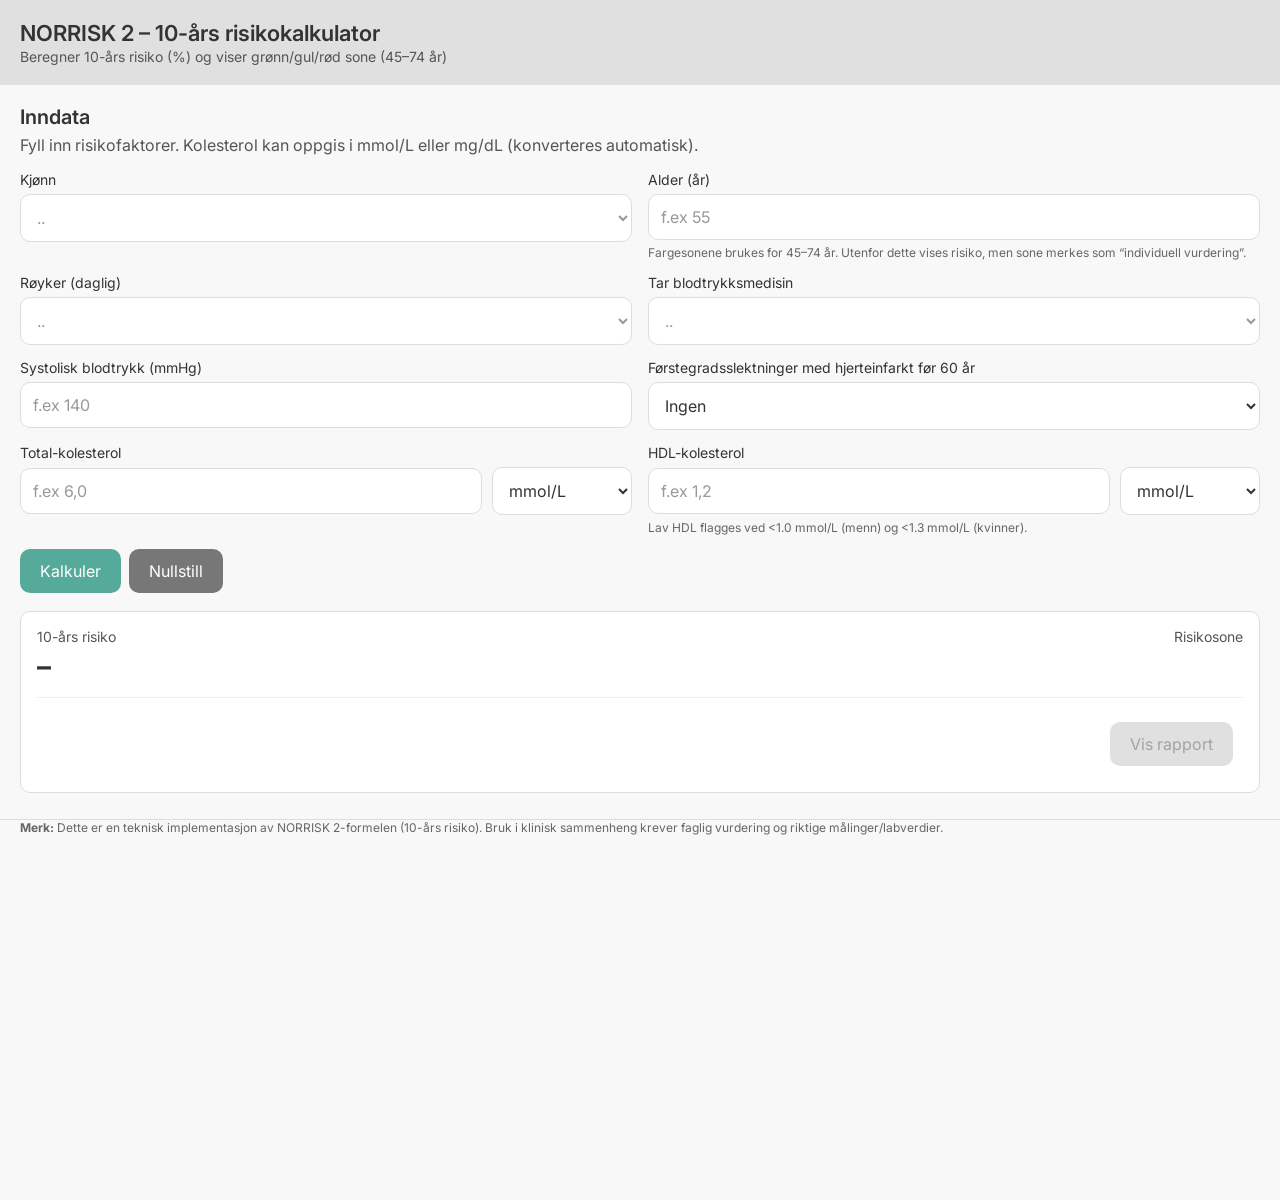
<file: journal/kliniske_verktøy/norrisk2.html>
<!DOCTYPE html>
<html lang="no">
<head>
  <meta charset="UTF-8" />
  <meta name="viewport" content="width=device-width,initial-scale=1.0" />
  <title>NORRISK 2 – kalkulator</title>

  <!-- Match transcribe.html font stack -->
  <link href="https://fonts.googleapis.com/css2?family=Roboto:wght@300;400;500&family=Inter:wght@400;500;600;700;800&display=swap" rel="stylesheet" />

  <style>
    /* Base Styles (match transcribe.html) */
    html, body { margin: 0; padding: 0; }
    body {
      font-family: 'Inter', 'Roboto', sans-serif;
      font-weight: 400;
      background-color: #f8f8f8;
      color: #333;
    }
    input, select, textarea, button { font-family: inherit; font-weight: 400; }
    label { font-family: inherit; font-weight: 400; }

    /* ✅ FIX: Single-column layout so content starts at the left edge */
    .grid-container {
      display: grid;
      grid-template-columns: 1fr;
      grid-template-rows: auto;
      min-height: 1200px;
    }

    .main-content {
      grid-column: 1 / 2;
      grid-row: 1 / 2;
      display: flex;
      flex-direction: column;
      overflow-y: auto;
      padding: 0;
    }

    /* Top Bar (match transcribe.html) */
    .top-bar {
      background-color: #e0e0e0;
      padding: 20px;
      margin-bottom: 20px;
      display: flex;
      align-items: center;
      justify-content: flex-start; /* <- no back button anymore */
      gap: 12px;
      flex-wrap: wrap;
    }
    .top-bar h1 {
      margin: 0;
      font-size: 22px;
      font-weight: 600;
      color: #333;
    }
    .top-bar .subtle {
      font-size: 14px;
      opacity: 0.8;
    }

    /* Button Styles (match transcribe.html) */
    button {
      background-color: #5a9;
      color: #fff;
      border: none;
      border-radius: 10px;
      padding: 12px 20px;
      font-size: 16px;
      cursor: pointer;
      transition: background-color 0.3s, transform 0.1s;
      margin: 10px;
    }
    button:hover { background-color: #489; }
    button:active { transform: scale(0.98); }
    button:disabled {
      background-color: #ccc;
      color: #666;
      cursor: not-allowed;
      opacity: 0.6;
      transition: none;
      transform: none;
    }
    .btn-secondary { background-color: #777; }
    .btn-secondary:hover { background-color: #666; }

    /* Content area */
    .calc-area {
      border-bottom: 1px solid #ddd;
      padding: 0 20px 20px 20px;
    }
    .calc-area h2 {
      margin: 0 0 6px 0;
      font-size: 20px;
      font-weight: 600;
    }
    .calc-area p {
      margin: 0 0 14px 0;
      color: #555;
      line-height: 1.35;
    }

    /* Form styles */
    .form-grid {
      display: grid;
      grid-template-columns: 1fr 1fr;
      gap: 14px 16px;
    }
    @media (max-width: 900px) {
      .form-grid { grid-template-columns: 1fr; }
    }
    .field label {
      display: block;
      margin-bottom: 6px;
      font-size: 14px;
      color: #333;
    }
    .control, .control-row select, .control-row input {
      width: 100%;
      padding: 12px;
      border: 1px solid #ddd;
      border-radius: 10px;
      font-size: 16px;
      box-sizing: border-box;
      background: #fff;
      color: #333;
    }
    /* Placeholder styling */
    .control::placeholder { color: #999; }
    /* Grey placeholder for selects (when value="") */
    select.control:invalid { color: #999; }
    select.control option { color: #333; }
    .control-row {
      display: grid;
      grid-template-columns: 1fr 140px;
      gap: 10px;
      align-items: center;
    }
    .hint {
      margin-top: 6px;
      font-size: 12px;
      color: #666;
      line-height: 1.2;
    }

    /* Result box */
    .result-box {
      margin: 18px 0 6px 0;
      padding: 16px;
      border: 1px solid #ddd;
      border-radius: 10px;
      background: #fff;
    }
    .result-row {
      display: flex;
      align-items: baseline;
      justify-content: space-between;
      gap: 10px;
      flex-wrap: wrap;
    }
    .result-value {
      font-size: 28px;
      font-weight: 700;
      letter-spacing: -0.2px;
    }
    .zone-pill {
      display: inline-block;
      padding: 6px 12px;
      border-radius: 999px;
      font-size: 13px;
      font-weight: 600;
      color: #fff;
      white-space: nowrap;
    }
    .zone-green { background: #2e7d32; }
    .zone-yellow { background: #f9a825; color: #111; }
    .zone-red { background: #c62828; }

    .report-actions {
      display: flex;
      justify-content: flex-end;
      margin-top: 14px;
      padding-top: 14px;
      border-top: 1px solid #eee;
    }
    .report-box {
      margin-top: 14px;
      padding: 16px;
      border: 1px solid #d8e5df;
      border-radius: 10px;
      background: #f7fbf9;
    }
    .report-heading {
      display: flex;
      align-items: center;
      justify-content: space-between;
      gap: 12px;
      margin-bottom: 12px;
    }
    .report-box h3 {
      margin: 0;
      font-size: 17px;
      font-weight: 700;
    }
    .report-copy-btn {
      margin: 0;
      padding: 8px 14px;
      font-size: 14px;
    }
    .report-copy-status {
      min-height: 18px;
      margin: -4px 0 8px;
      color: #2e7d32;
      font-size: 12px;
      font-weight: 600;
      text-align: right;
    }
    .report-result-grid {
      display: grid;
      grid-template-columns: repeat(2, minmax(0, 1fr));
      gap: 10px;
      margin-bottom: 14px;
    }
    .report-result-item {
      padding: 12px;
      border: 1px solid #e1e9e5;
      border-radius: 9px;
      background: #fff;
    }
    .report-result-item span {
      display: block;
      margin-bottom: 4px;
      color: #666;
      font-size: 12px;
    }
    .report-result-item strong {
      font-size: 18px;
      font-weight: 700;
    }
    .report-input-title {
      margin: 0 0 8px;
      font-size: 14px;
      font-weight: 700;
    }
    .report-input-list {
      display: grid;
      grid-template-columns: repeat(2, minmax(0, 1fr));
      gap: 8px 16px;
      margin: 0;
      padding: 0;
      list-style: none;
    }
    .report-input-list li {
      display: flex;
      justify-content: space-between;
      gap: 12px;
      padding: 8px 0;
      border-bottom: 1px solid #e5ebe8;
      font-size: 13px;
    }
    .report-input-list .report-label { color: #555; }
    .report-input-list .report-value { font-weight: 600; text-align: right; }
    @media (max-width: 680px) {
      .report-result-grid,
      .report-input-list { grid-template-columns: 1fr; }
    }

    .warn {
      margin-top: 10px;
      padding: 10px 12px;
      border-radius: 10px;
      background: #fff7e6;
      border: 1px solid #ffe0a3;
      color: #6b4b00;
      font-size: 13px;
      line-height: 1.25;
    }
    .note {
      padding: 0 20px 20px 20px;
      color: #666;
      font-size: 12px;
      line-height: 1.35;
    }

    /* Small utility row for buttons */
    .btn-row {
      display: flex;
      gap: 8px;
      flex-wrap: wrap;
      align-items: center;
      margin-top: 8px;
    }
    .btn-row button { margin: 0; }
  </style>
</head>

<body>
  <div class="grid-container">
    <main class="main-content">
      <div class="top-bar">
        <div style="display:flex; flex-direction:column; gap:2px;">
          <h1>NORRISK 2 – 10-års risikokalkulator</h1>
          <div class="subtle">Beregner 10-års risiko (%) og viser grønn/gul/rød sone (45–74 år)</div>
        </div>
      </div>

      <div class="calc-area">
        <h2>Inndata</h2>
        <p>Fyll inn risikofaktorer. Kolesterol kan oppgis i mmol/L eller mg/dL (konverteres automatisk).</p>

        <form id="norriskForm" novalidate>
          <div class="form-grid">
            <div class="field">
              <label for="sex">Kjønn</label>
              <select id="sex" class="control" required>
                <option value="" disabled selected>..</option>
                <option value="male">Mann</option>
                <option value="female">Kvinne</option>
              </select>
            </div>

            <div class="field">
              <label for="age">Alder (år)</label>
              <input id="age" class="control" type="number" inputmode="numeric" min="30" max="90" step="1" placeholder="f.ex 55" />
              <div class="hint">Fargesonene brukes for 45–74 år. Utenfor dette vises risiko, men sone merkes som “individuell vurdering”.</div>
            </div>

            <div class="field">
              <label for="smoker">Røyker (daglig)</label>
              <select id="smoker" class="control" required>
                <option value="" disabled selected>..</option>
                <option value="no">Nei</option>
                <option value="yes">Ja</option>
              </select>
            </div>

            <div class="field">
              <label for="bpmed">Tar blodtrykksmedisin</label>
              <select id="bpmed" class="control" required>
                <option value="" disabled selected>..</option>
                <option value="no">Nei</option>
                <option value="yes">Ja</option>
              </select>
            </div>

            <div class="field">
              <label for="sbp">Systolisk blodtrykk (mmHg)</label>
              <input id="sbp" class="control" type="number" inputmode="decimal" min="70" max="260" step="1" placeholder="f.ex 140" />
            </div>

            <div class="field">
              <label for="family">Førstegradsslektninger med hjerteinfarkt før 60 år</label>
              <select id="family" class="control">
                <option value="0" selected>Ingen</option>
                <option value="1">1 slektning</option>
                <option value="2">2 eller flere</option>
              </select>
            </div>

            <div class="field">
              <label>Total-kolesterol</label>
              <div class="control-row">
                <input id="tc" class="control" type="number" inputmode="decimal" min="1" max="25" step="0.1" placeholder="f.ex 6,0" />
                <select id="tcUnit" class="control">
                  <option value="mmol" selected>mmol/L</option>
                  <option value="mgdl">mg/dL</option>
                </select>
              </div>
            </div>

            <div class="field">
              <label>HDL-kolesterol</label>
              <div class="control-row">
                <input id="hdl" class="control" type="number" inputmode="decimal" min="0.1" max="15" step="0.1" placeholder="f.ex 1,2" />
                <select id="hdlUnit" class="control">
                  <option value="mmol" selected>mmol/L</option>
                  <option value="mgdl">mg/dL</option>
                </select>
              </div>
              <div class="hint">Lav HDL flagges ved &lt;1.0 mmol/L (menn) og &lt;1.3 mmol/L (kvinner).</div>
            </div>
          </div>

          <div class="btn-row" style="margin-top:14px;">
            <button id="calcBtn" type="submit">Kalkuler</button>
            <button id="resetBtn" type="button" class="btn-secondary">Nullstill</button>
          </div>
        </form>

        <div class="result-box" aria-live="polite" aria-atomic="true">
          <div class="result-row">
            <div>
              <div style="font-size:14px; color:#555; margin-bottom:4px;">10-års risiko</div>
              <div id="riskValue" class="result-value">–</div>
            </div>
            <div style="text-align:right;">
              <div style="font-size:14px; color:#555; margin-bottom:6px;">Risikosone</div>
              <div id="zonePill" class="zone-pill zone-green" style="display:none;">–</div>
              <div id="zoneText" style="font-size:13px; color:#555; margin-top:8px;"></div>
            </div>
          </div>

          <div id="ageWarn" class="warn" style="display:none;"></div>

          <div class="report-actions">
            <button id="reportBtn" type="button" disabled>Vis rapport</button>
          </div>

          <section id="reportBox" class="report-box" hidden aria-live="polite">
            <div class="report-heading">
              <h3>Rapport</h3>
              <button id="copyReportBtn" class="report-copy-btn" type="button">Kopier</button>
            </div>
            <div id="copyReportStatus" class="report-copy-status" role="status" aria-live="polite"></div>
            <div class="report-result-grid">
              <div class="report-result-item">
                <span>10-års risiko</span>
                <strong id="reportRisk">–</strong>
              </div>
              <div class="report-result-item">
                <span>Risikosone</span>
                <strong id="reportZone">–</strong>
              </div>
            </div>
            <p class="report-input-title">Registrerte opplysninger</p>
            <ul id="reportInputs" class="report-input-list"></ul>
          </section>
        </div>
      </div>

      <div class="note">
        <strong>Merk:</strong> Dette er en teknisk implementasjon av NORRISK 2-formelen (10-års risiko). Bruk i klinisk sammenheng krever faglig vurdering og riktige målinger/labverdier.
      </div>
    </main>

  </div>

  <script>
    // Keep the height behavior from transcribe.html
    function setGridHeight() {
      const grid = document.querySelector(".grid-container");
      if (!grid) return;
      const height = window.visualViewport ? window.visualViewport.height : window.innerHeight;
      grid.style.height = height + "px";
    }
    window.addEventListener("load", function () {
      setGridHeight();
      let interval = setInterval(setGridHeight, 200);
      setTimeout(() => clearInterval(interval), 2000);
    });
    window.addEventListener("resize", setGridHeight);

    // ===== NORRISK 2 calculator =====
    const $ = (id) => document.getElementById(id);

    function toNumber(v) {
      if (v === null || v === undefined) return NaN;
      const s = String(v).trim().replace(",", ".");
      const n = Number(s);
      return Number.isFinite(n) ? n : NaN;
    }

    // Cholesterol conversion: mg/dL -> mmol/L for cholesterol fractions
    // 1 mg/dL = 0.02586 mmol/L
    function cholToMmol(value, unit) {
      if (!Number.isFinite(value)) return NaN;
      if (unit === "mgdl") return value * 0.02586;
      return value;
    }

    function formatPercentNo(x) {
      return x.toFixed(1).replace(".", ",") + " %";
    }

    function escapeHtml(str) {
      return String(str)
        .replaceAll("&", "&amp;")
        .replaceAll("<", "&lt;")
        .replaceAll(">", "&gt;")
        .replaceAll('"', "&quot;")
        .replaceAll("'", "&#039;");
    }

    function classifyZone(age, riskPercent) {
      if (!Number.isFinite(age) || !Number.isFinite(riskPercent)) {
        return { zone: null, label: "–", detail: "", thresholdsText: "" };
      }

      if (age >= 45 && age <= 54) {
        if (riskPercent < 4.0) return { zone: "green", label: "Grønn", detail: "Lav risiko", thresholdsText: "45–54 år: <4 / 4–4,9 / ≥5" };
        if (riskPercent < 5.0) return { zone: "yellow", label: "Gul", detail: "Middels risiko", thresholdsText: "45–54 år: <4 / 4–4,9 / ≥5" };
        return { zone: "red", label: "Rød", detail: "Høy risiko", thresholdsText: "45–54 år: <4 / 4–4,9 / ≥5" };
      }

      if (age >= 55 && age <= 64) {
        if (riskPercent < 8.0) return { zone: "green", label: "Grønn", detail: "Lav risiko", thresholdsText: "55–64 år: <8 / 8–9,9 / ≥10" };
        if (riskPercent < 10.0) return { zone: "yellow", label: "Gul", detail: "Middels risiko", thresholdsText: "55–64 år: <8 / 8–9,9 / ≥10" };
        return { zone: "red", label: "Rød", detail: "Høy risiko", thresholdsText: "55–64 år: <8 / 8–9,9 / ≥10" };
      }

      if (age >= 65 && age <= 74) {
        if (riskPercent < 12.0) return { zone: "green", label: "Grønn", detail: "Lav risiko", thresholdsText: "65–74 år: <12 / 12–14,9 / ≥15" };
        if (riskPercent < 15.0) return { zone: "yellow", label: "Gul", detail: "Middels risiko", thresholdsText: "65–74 år: <12 / 12–14,9 / ≥15" };
        return { zone: "red", label: "Rød", detail: "Høy risiko", thresholdsText: "65–74 år: <12 / 12–14,9 / ≥15" };
      }

      return {
        zone: null,
        label: "Individuell vurdering",
        detail: "Fargesonene er definert for 45–74 år",
        thresholdsText: ""
      };
    }

    function computeNorrisk2({ sex, age, sbp, tcMmol, hdlMmol, smoker, bpmed, famCount }) {
      const A = age - 40;
      const S = (sbp - 120) / 10;
      const C = tcMmol - 4;

      const SMK = smoker ? 1 : 0;
      const BPmed = bpmed ? 1 : 0;

      const lowHDL = (sex === "female")
        ? (hdlMmol < 1.3 ? 1 : 0)
        : (hdlMmol < 1.0 ? 1 : 0);

      const familyCHD_1 = (famCount === 1) ? 1 : 0;
      const familyCHD_2 = (famCount >= 2) ? 1 : 0;

      let w;
      if (sex === "male") {
        w =
          0.11447 * A
          - 0.00043 * (A * A)
          + 0.22283 * S
          + 0.35625 * C
          + 0.91727 * SMK
          - 0.00896 * C * A
          - 0.00430 * S * A
          - 0.02051 * SMK * A
          + 0.27824 * BPmed
          + 0.33162 * lowHDL
          + 0.29986 * familyCHD_1
          + 0.59692 * familyCHD_2;
      } else {
        w =
          0.13037 * A
          - 0.00066 * (A * A)
          + 0.25241 * S
          + 0.07235 * C
          + 1.26781 * SMK
          - 0.00500 * S * A
          - 0.02456 * SMK * A
          + 0.19200 * BPmed
          + 0.32377 * lowHDL
          + 0.25361 * familyCHD_1
          + 0.54909 * familyCHD_2;
      }

      const hr = Math.exp(w);
      const lambda10 = (sex === "male") ? 0.00526 : 0.00232;
      const risk = 1 - Math.exp(-hr * lambda10);

      return risk * 100;
    }

    function validateInputs(vals) {
      const issues = [];

      if (vals.sex !== "male" && vals.sex !== "female") issues.push("Kjønn må velges.");
      if (vals.smoker !== true && vals.smoker !== false) issues.push("Røyker (daglig) må velges.");
      if (vals.bpmed !== true && vals.bpmed !== false) issues.push("Tar blodtrykksmedisin må velges.");


      if (!Number.isFinite(vals.age)) issues.push("Alder må være et tall.");
      if (!Number.isFinite(vals.sbp)) issues.push("Systolisk blodtrykk må være et tall.");
      if (!Number.isFinite(vals.tcMmol)) issues.push("Total-kolesterol må være et tall.");
      if (!Number.isFinite(vals.hdlMmol)) issues.push("HDL-kolesterol må være et tall.");

      // soft warnings (still allow calculation)
      if (Number.isFinite(vals.age) && (vals.age < 30 || vals.age > 90)) issues.push("Alder virker utenfor forventet område (30–90).");
      if (Number.isFinite(vals.sbp) && (vals.sbp < 80 || vals.sbp > 250)) issues.push("Systolisk blodtrykk virker utenfor forventet område (80–250).");
      if (Number.isFinite(vals.tcMmol) && (vals.tcMmol < 2 || vals.tcMmol > 15)) issues.push("Total-kolesterol virker utenfor forventet område (2–15 mmol/L).");
      if (Number.isFinite(vals.hdlMmol) && (vals.hdlMmol < 0.4 || vals.hdlMmol > 4)) issues.push("HDL virker utenfor forventet område (0,4–4,0 mmol/L).");

      return issues;
    }

    function readForm() {
      const sexSel = $("sex").value;
      const sex = (sexSel === "male" || sexSel === "female") ? sexSel : null;

      const age = toNumber($("age").value);
      const sbp = toNumber($("sbp").value);

      const tcRaw = toNumber($("tc").value);
      const tcUnit = $("tcUnit").value;
      const tcMmol = cholToMmol(tcRaw, tcUnit);

      const hdlRaw = toNumber($("hdl").value);
      const hdlUnit = $("hdlUnit").value;
      const hdlMmol = cholToMmol(hdlRaw, hdlUnit);
      const smokerSel = $("smoker").value;
      const smoker = smokerSel === "yes" ? true : (smokerSel === "no" ? false : null);
      const bpmedSel = $("bpmed").value;
      const bpmed = bpmedSel === "yes" ? true : (bpmedSel === "no" ? false : null);
      const famCount = Number($("family").value) || 0;

      return { sex, age, sbp, tcMmol, hdlMmol, smoker, bpmed, famCount };
    }

    function selectedText(id) {
      const select = $(id);
      const option = select.options[select.selectedIndex];
      return option ? option.textContent.trim() : "–";
    }

    function buildReportData(riskPercent, zoneInfo) {
      const tcUnit = $("tcUnit").value === "mgdl" ? "mg/dL" : "mmol/L";
      const hdlUnit = $("hdlUnit").value === "mgdl" ? "mg/dL" : "mmol/L";

      return {
        risk: formatPercentNo(riskPercent),
        zone: zoneInfo.zone
          ? zoneInfo.label + " (" + zoneInfo.detail.toLowerCase() + ")"
          : zoneInfo.label,
        inputs: [
          ["Kjønn", selectedText("sex")],
          ["Alder", $("age").value + " år"],
          ["Røyker daglig", selectedText("smoker")],
          ["Blodtrykksmedisin", selectedText("bpmed")],
          ["Systolisk blodtrykk", $("sbp").value + " mmHg"],
          ["Hjerteinfarkt i familien før 60 år", selectedText("family")],
          ["Total-kolesterol", $("tc").value + " " + tcUnit],
          ["HDL-kolesterol", $("hdl").value + " " + hdlUnit]
        ]
      };
    }

    function renderReport(report) {
      $("reportRisk").textContent = report.risk;
      $("reportZone").textContent = report.zone;

      const list = $("reportInputs");
      list.innerHTML = "";
      report.inputs.forEach(([label, value]) => {
        const item = document.createElement("li");
        const labelEl = document.createElement("span");
        const valueEl = document.createElement("span");
        labelEl.className = "report-label";
        valueEl.className = "report-value";
        labelEl.textContent = label;
        valueEl.textContent = value;
        item.append(labelEl, valueEl);
        list.appendChild(item);
      });
    }

    function reportAsText(report) {
      return [
        "NORRISK 2",
        "10-års risiko: " + report.risk,
        "Risikosone: " + report.zone,
        "",
        ...report.inputs.map(([label, value]) => label + ": " + value)
      ].join("\n");
    }

    async function copyReport(report) {
      const text = reportAsText(report);
      try {
        await navigator.clipboard.writeText(text);
      } catch (_) {
        const textarea = document.createElement("textarea");
        textarea.value = text;
        textarea.style.position = "fixed";
        textarea.style.left = "-9999px";
        document.body.appendChild(textarea);
        textarea.select();
        document.execCommand("copy");
        textarea.remove();
      }
    }

    function renderResult({ riskPercent, zoneInfo, issues }) {
      const riskValue = $("riskValue");
      const zonePill = $("zonePill");
      const zoneText = $("zoneText");
      const ageWarn = $("ageWarn");

      // risk + zone UI
      if (!Number.isFinite(riskPercent)) {
        riskValue.textContent = "–";
        zonePill.style.display = "none";
        zoneText.textContent = "";
      } else {
        const riskStr = formatPercentNo(riskPercent);
        riskValue.textContent = riskStr;

        if (zoneInfo.zone) {
          zonePill.style.display = "inline-block";
          zonePill.classList.remove("zone-green", "zone-yellow", "zone-red");
          zonePill.classList.add(
            zoneInfo.zone === "green" ? "zone-green" :
            zoneInfo.zone === "yellow" ? "zone-yellow" : "zone-red"
          );
          zonePill.textContent = zoneInfo.label;
          zoneText.textContent = zoneInfo.detail + (zoneInfo.thresholdsText ? " • " + zoneInfo.thresholdsText : "");
        } else {
          zonePill.style.display = "none";
          zoneText.textContent = zoneInfo.label ? (zoneInfo.label + (zoneInfo.detail ? " • " + zoneInfo.detail : "")) : "";
        }
      }

      // warnings box (input issues)
      if (issues && issues.length) {
        ageWarn.style.display = "block";
        ageWarn.innerHTML =
          "<strong>Kontroller inndata:</strong>" +
          "<ul style=\"margin:8px 0 0 18px; padding:0;\">" +
          issues.map((x) => "<li>" + escapeHtml(x) + "</li>").join("") +
          "</ul>";
      } else {
        ageWarn.style.display = "none";
        ageWarn.textContent = "";
      }
    }

    function clearResult() {
      renderResult({
        riskPercent: NaN,
        zoneInfo: { zone: null, label: "–", detail: "", thresholdsText: "" },
        issues: []
      });
      $("reportBtn").disabled = true;
      $("reportBtn").textContent = "Vis rapport";
      $("reportBox").hidden = true;
      $("reportInputs").innerHTML = "";
      $("copyReportStatus").textContent = "";
    }

    let lastReport = null;

    // Wire up form submit
    $("norriskForm").addEventListener("submit", (e) => {
      e.preventDefault();

      const vals = readForm();
      const issues = validateInputs(vals);

      const fatal = issues.filter((x) => x.includes("må være et tall") || x.includes("må velges"));
      if (fatal.length) {
        lastReport = null;
        renderResult({
          riskPercent: NaN,
          zoneInfo: { zone: null, label: "–", detail: "", thresholdsText: "" },
          issues
        });
        $("reportBtn").disabled = true;
        $("reportBox").hidden = true;
        return;
      }

      const riskPercent = computeNorrisk2(vals);
      const zoneInfo = classifyZone(vals.age, riskPercent);

      renderResult({ riskPercent, zoneInfo, issues });
      lastReport = buildReportData(riskPercent, zoneInfo);
      $("reportBtn").disabled = false;
      $("reportBtn").textContent = "Vis rapport";
      $("reportBox").hidden = true;
    });

    $("reportBtn").addEventListener("click", () => {
      if (!lastReport) return;
      const reportBox = $("reportBox");
      const willShow = reportBox.hidden;
      if (willShow) renderReport(lastReport);
      reportBox.hidden = !willShow;
      $("reportBtn").textContent = willShow ? "Skjul rapport" : "Vis rapport";
    });

    $("copyReportBtn").addEventListener("click", async () => {
      if (!lastReport) return;
      const button = $("copyReportBtn");
      const status = $("copyReportStatus");
      await copyReport(lastReport);
      button.textContent = "Kopiert";
      status.textContent = "Rapporten er kopiert til utklippstavlen.";
      setTimeout(() => {
        button.textContent = "Kopier";
        status.textContent = "";
      }, 1600);
    });

    $("norriskForm").addEventListener("input", () => {
      if (!lastReport) return;
      lastReport = null;
      $("reportBtn").disabled = true;
      $("reportBtn").textContent = "Vis rapport";
      $("reportBox").hidden = true;
      $("copyReportStatus").textContent = "";
    });

    // Reset
    $("resetBtn").addEventListener("click", () => {
      $("norriskForm").reset();
      lastReport = null;
      clearResult();
    });

    // initial state
    clearResult();
  </script>
</body>
</html>
</file>
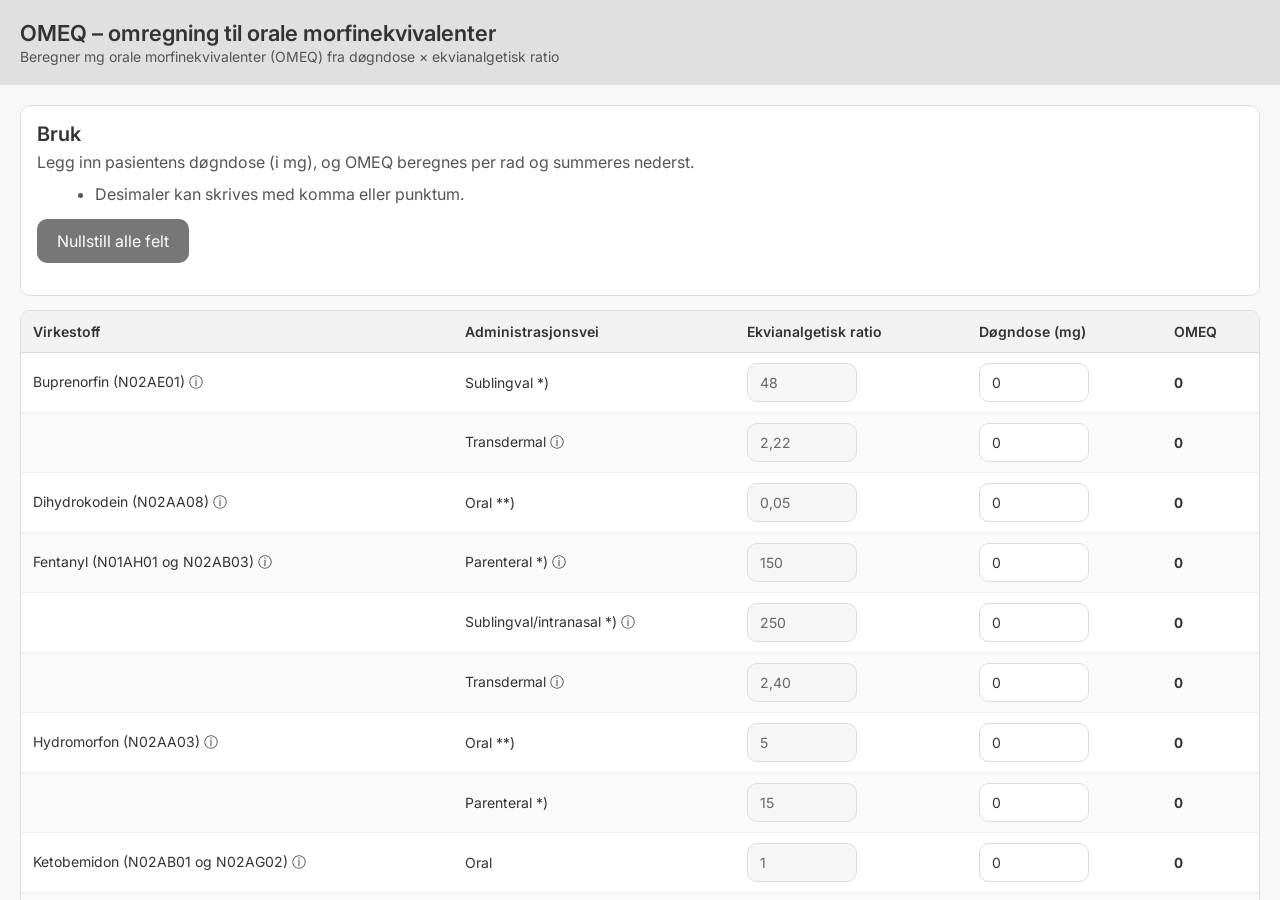
<file: journal/kliniske_verktøy/omeq.html>
<!DOCTYPE html>
<html lang="no">
<head>
  <meta charset="UTF-8" />
  <meta name="viewport" content="width=device-width,initial-scale=1.0" />
  <title>OMEQ – omregning til orale morfinekvivalenter</title>

  <!-- Match transcribe.html font stack -->
  <link href="https://fonts.googleapis.com/css2?family=Roboto:wght@300;400;500&family=Inter:wght@400;500;600;700;800&display=swap" rel="stylesheet" />

  <style>
    html, body { margin: 0; padding: 0; }
    body {
      font-family: 'Inter', 'Roboto', sans-serif;
      font-weight: 400;
      background-color: #f8f8f8;
      color: #333;
    }
    input, select, textarea, button { font-family: inherit; font-weight: 400; }

    /* Single-column layout (flush left) */
    .grid-container {
      display: grid;
      grid-template-columns: 1fr;
      grid-template-rows: auto;
      min-height: 100vh;
    }
    .main-content {
      grid-column: 1 / 2;
      grid-row: 1 / 2;
      display: flex;
      flex-direction: column;
      overflow-y: auto;
      padding: 0;
    }

    /* Top Bar (transcribe-like) */
    .top-bar {
      background-color: #e0e0e0;
      padding: 20px;
      margin-bottom: 20px;
      display: flex;
      align-items: center;
      justify-content: space-between;
      gap: 12px;
      flex-wrap: wrap;
    }
    .top-bar h1 {
      margin: 0;
      font-size: 22px;
      font-weight: 600;
      color: #333;
    }
    .top-bar .subtle {
      font-size: 14px;
      opacity: 0.8;
    }

    /* Buttons (transcribe-like) */
    button {
      background-color: #5a9;
      color: #fff;
      border: none;
      border-radius: 10px;
      padding: 12px 20px;
      font-size: 16px;
      cursor: pointer;
      transition: background-color 0.3s, transform 0.1s;
      margin: 10px;
    }
    button:hover { background-color: #489; }
    button:active { transform: scale(0.98); }
    button:disabled {
      background-color: #ccc;
      color: #666;
      cursor: not-allowed;
      opacity: 0.6;
      transition: none;
      transform: none;
    }
    .btn-secondary { background-color: #777; }
    .btn-secondary:hover { background-color: #666; }

    .content {
      padding: 0 20px 20px 20px;
    }

    .card {
      background: #fff;
      border: 1px solid #ddd;
      border-radius: 10px;
      padding: 16px;
    }

    .intro h2 {
      margin: 0 0 6px 0;
      font-size: 20px;
      font-weight: 600;
    }
    .intro p {
      margin: 0 0 10px 0;
      color: #555;
      line-height: 1.35;
    }
    .intro ul {
      margin: 10px 0 0 18px;
      color: #555;
      line-height: 1.35;
    }

    .toolbar {
      display: flex;
      gap: 10px;
      flex-wrap: wrap;
      margin: 14px 0 16px 0;
    }
    .toolbar button { margin: 0; }

    /* Table */
    .table-wrap {
      overflow-x: auto;
      border-radius: 10px;
      border: 1px solid #ddd;
      background: #fff;
    }
    table {
      border-collapse: collapse;
      width: 100%;
      min-width: 980px;
    }
    thead th {
      position: sticky;
      top: 0;
      background: #f2f2f2;
      border-bottom: 1px solid #ddd;
      font-weight: 600;
      text-align: left;
      padding: 12px;
      font-size: 14px;
      z-index: 1;
    }
    tbody td {
      border-top: 1px solid #eee;
      padding: 10px 12px;
      vertical-align: middle;
      font-size: 14px;
      color: #333;
    }
    tbody tr:nth-child(even) td { background: #fafafa; }

    .ratio-input, .dose-input {
      width: 110px;
      padding: 10px 12px;
      border: 1px solid #ddd;
      border-radius: 10px;
      font-size: 14px;
      box-sizing: border-box;
      background: #fff;
      color: #333;
    }
    .ratio-input[disabled] {
      background: #f6f6f6;
      color: #666;
      cursor: not-allowed;
    }
    .omeq {
      font-weight: 700;
      font-variant-numeric: tabular-nums;
      white-space: nowrap;
    }

    .totals {
      margin-top: 12px;
      display: flex;
      align-items: baseline;
      gap: 10px;
      flex-wrap: wrap;
    }
    .totals .label { color: #555; font-size: 14px; }
    .totals .value { font-size: 26px; font-weight: 800; letter-spacing: -0.2px; }

    .note {
      margin-top: 14px;
      color: #666;
      font-size: 12px;
      line-height: 1.35;
    }
  </style>
</head>

<body>
  <div class="grid-container">
    <main class="main-content">
      <div class="top-bar">
          <div style="display:flex; flex-direction:column; gap:2px;">
          <h1>OMEQ – omregning til orale morfinekvivalenter</h1>
          <div class="subtle">Beregner mg orale morfinekvivalenter (OMEQ) fra døgndose × ekvianalgetisk ratio</div>
        </div>
        <div></div>
      </div>

      <div class="content">
        <div class="card intro">
          <h2>Bruk</h2>
          <p>Legg inn pasientens døgndose (i mg), og OMEQ beregnes per rad og summeres nederst.</p>
          <ul>
            <li>Desimaler kan skrives med komma eller punktum.</li>
            </ul>

          <div class="toolbar">
            <button type="button" class="btn-secondary" onclick="eraseInputs()">Nullstill alle felt</button>
          </div>
        </div>

        <input type="text" id="totalResults" value="24" hidden />

        <div class="table-wrap" style="margin-top:14px;">
          <table aria-label="Omregningstabell til OMEQ">
            <thead>
              <tr>
                <th>Virkestoff</th>
                <th>Administrasjonsvei</th>
                <th>Ekvianalgetisk ratio</th>
                <th>Døgndose (mg)</th>
                <th>OMEQ</th>
              </tr>
            </thead>
            <tbody>
              <tr>
                <td title="Buprefarm/Bugnanto/Norspan depotplaster, Temgesic sublingvaltabl.">Buprenorfin (N02AE01) ⓘ</td>
                <td>Sublingval *)</td>
                <td><input class="ratio-input" type="text" id="1a" value="48" disabled aria-label="Ekvianalgetisk ratio: Buprenorfin Sublingval" /></td>
                <td><input class="dose-input" type="text" id="1b" value="0" aria-label="Døgndose: Buprenorfin Sublingval" /></td>
                <td class="omeq"><span id="result1">0</span></td>
              </tr>
              <tr>
                <td title="Buprefarm/Bugnanto/Norspan depotplaster, Temgesic sublingvaltabl."></td>
                <td title="Ingen utregning nødvendig. Skal styrken 10 mcg/time benyttes, legg inn 10.">Transdermal ⓘ</td>
                <td><input class="ratio-input" type="text" id="2a" value="2,22" disabled aria-label="Ekvianalgetisk ratio: Buprenorfin Transdermal" /></td>
                <td><input class="dose-input" type="text" id="2b" value="0" aria-label="Døgndose: Buprenorfin Transdermal" /></td>
                <td class="omeq"><span id="result2">0</span></td>
              </tr>
              <tr>
                <td title="DHC depottabletter">Dihydrokodein (N02AA08) ⓘ</td>
                <td>Oral **)</td>
                <td><input class="ratio-input" type="text" id="3a" value="0,05" disabled aria-label="Ekvianalgetisk ratio: Dihydrokodein Oral" /></td>
                <td><input class="dose-input" type="text" id="3b" value="0" aria-label="Døgndose: Dihydrokodein Oral" /></td>
                <td class="omeq"><span id="result3">0</span></td>
              </tr>
              <tr>
                <td title="Fentanyl/Leptanal inj., Abstral sublingvaltabl., Instanyl nesespray, Durogesic/Fentanyl depotplaster">Fentanyl (N01AH01 og N02AB03) ⓘ</td>
                <td title="100 mcg = 0,1 mg. Er døgndosen 50 mcg, legg inn 0,05.">Parenteral *) ⓘ</td>
                <td><input class="ratio-input" type="text" id="4a" value="150" disabled aria-label="Ekvianalgetisk ratio: Fentanyl Parenteral" /></td>
                <td><input class="dose-input" type="text" id="4b" value="0" aria-label="Døgndose: Fentanyl Parenteral" /></td>
                <td class="omeq"><span id="result4">0</span></td>
              </tr>
              <tr>
                <td title="Fentanyl/Leptanal inj., Abstral sublingvaltabl., Instanyl nesespray, Durogesic/Fentanyl depotplaster"></td>
                <td title="100 mcg = 0,1 mg. Er døgndosen 200 mcg, legg inn 0,2.">Sublingval/intranasal *) ⓘ</td>
                <td><input class="ratio-input" type="text" id="5a" value="250" disabled aria-label="Ekvianalgetisk ratio: Fentanyl Sublingval/intranasal" /></td>
                <td><input class="dose-input" type="text" id="5b" value="0" aria-label="Døgndose: Fentanyl Sublingval/intranasal" /></td>
                <td class="omeq"><span id="result5">0</span></td>
              </tr>
              <tr>
                <td title="Fentanyl/Leptanal inj., Abstral sublingvaltabl., Instanyl nesespray, Durogesic/Fentanyl depotplaster"></td>
                <td title="Ingen utregning nødvendig. Skal styrken 25 mcg/time benyttes, legg inn 25.">Transdermal ⓘ</td>
                <td><input class="ratio-input" type="text" id="6a" value="2,40" disabled aria-label="Ekvianalgetisk ratio: Fentanyl Transdermal" /></td>
                <td><input class="dose-input" type="text" id="6b" value="0" aria-label="Døgndose: Fentanyl Transdermal" /></td>
                <td class="omeq"><span id="result6">0</span></td>
              </tr>
              <tr>
                <td title="Palladone SR depotkapsel, Hydofon/Hydromorfonhydroklorid/Palladon inj./inf.">Hydromorfon (N02AA03) ⓘ</td>
                <td>Oral **)</td>
                <td><input class="ratio-input" type="text" id="7a" value="5" disabled aria-label="Ekvianalgetisk ratio: Hydromorfon Oral" /></td>
                <td><input class="dose-input" type="text" id="7b" value="0" aria-label="Døgndose: Hydromorfon Oral" /></td>
                <td class="omeq"><span id="result7">0</span></td>
              </tr>
              <tr>
                <td title="Palladone SR depotkapsel, Hydofon/Hydromorfonhydroklorid/Palladon inj./inf."></td>
                <td>Parenteral *)</td>
                <td><input class="ratio-input" type="text" id="8a" value="15" disabled aria-label="Ekvianalgetisk ratio: Hydromorfon Parenteral" /></td>
                <td><input class="dose-input" type="text" id="8b" value="0" aria-label="Døgndose: Hydromorfon Parenteral" /></td>
                <td class="omeq"><span id="result8">0</span></td>
              </tr>
              <tr>
                <td title="Ketorax tabletter, Ketorax / Ketobemidon SA inj., Ketogan stikkpiller">Ketobemidon (N02AB01 og N02AG02) ⓘ</td>
                <td>Oral</td>
                <td><input class="ratio-input" type="text" id="9a" value="1" disabled aria-label="Ekvianalgetisk ratio: Ketobemidon Oral" /></td>
                <td><input class="dose-input" type="text" id="9b" value="0" aria-label="Døgndose: Ketobemidon Oral" /></td>
                <td class="omeq"><span id="result9">0</span></td>
              </tr>
              <tr>
                <td title="Ketorax tabletter, Ketorax / Ketobemidon SA inj., Ketogan stikkpiller"></td>
                <td>Parenteral *)</td>
                <td><input class="ratio-input" type="text" id="10a" value="3" disabled aria-label="Ekvianalgetisk ratio: Ketobemidon Parenteral" /></td>
                <td><input class="dose-input" type="text" id="10b" value="0" aria-label="Døgndose: Ketobemidon Parenteral" /></td>
                <td class="omeq"><span id="result10">0</span></td>
              </tr>
              <tr>
                <td title="Ketorax tabletter, Ketorax / Ketobemidon SA inj., Ketogan stikkpiller"></td>
                <td title="Vær oppmerksom på at det er døgndosen i mg av virkestoffet ketobemidon som må legges inn.">Rektal **) ⓘ</td>
                <td><input class="ratio-input" type="text" id="11a" value="0,30" disabled aria-label="Ekvianalgetisk ratio: Ketobemidon Rektal" /></td>
                <td><input class="dose-input" type="text" id="11b" value="0" aria-label="Døgndose: Ketobemidon Rektal" /></td>
                <td class="omeq"><span id="result11">0</span></td>
              </tr>
              <tr>
                <td title="Altermol / Kodein / Paralgin Forte / Pinex Forte tabletter, Pinex Forte brusetabletter, Paralgin Forte / Paralgin Major / Pinex Forte stikkpiller">Kodein (N02AJ06 og R05DA04) ⓘ</td>
                <td title="Vær oppmerksom på at det er døgndosen i mg av virkestoffet kodein som må legges inn.">Oral/rektal ⓘ</td>
                <td><input class="ratio-input" type="text" id="12a" value="0,10" disabled aria-label="Ekvianalgetisk ratio: Kodein Oral/rektal" /></td>
                <td><input class="dose-input" type="text" id="12b" value="0" aria-label="Døgndose: Kodein Oral/rektal" /></td>
                <td class="omeq"><span id="result12">0</span></td>
              </tr>
              <tr>
                <td title="Metadon Abcur tabletter, Metadon mikstur (dne/Martindale/Pharmadone), Metadon NAF inj.">Metadon (N07BC02) ⓘ</td>
                <td title="Vær oppmerksom på ulike styrker på miksturene. Legg inn døgndose i mg, ikke i ml.">Oral ⓘ</td>
                <td><input class="ratio-input" type="text" id="13a" value="6" disabled aria-label="Ekvianalgetisk ratio: Metadon Oral" /></td>
                <td><input class="dose-input" type="text" id="13b" value="0" aria-label="Døgndose: Metadon Oral" /></td>
                <td class="omeq"><span id="result13">0</span></td>
              </tr>
              <tr>
                <td title="Metadon Abcur tabletter, Metadon mikstur (dne/Martindale/Pharmadone), Metadon NAF inj."></td>
                <td>Parenteral *)</td>
                <td><input class="ratio-input" type="text" id="14a" value="6" disabled aria-label="Ekvianalgetisk ratio: Metadon Parenteral" /></td>
                <td><input class="dose-input" type="text" id="14b" value="0" aria-label="Døgndose: Metadon Parenteral" /></td>
                <td class="omeq"><span id="result14">0</span></td>
              </tr>
              <tr>
                <td title="Morfin tabletter, Dolcontin/Malfin depottabletter, Dolcontin depotgran. til mikstur, Morfin NAF / Morfin SA / Oramorph mikstur, Oramorph dråper, Morfin Abcur / Morfin Epidural, Morfin NAF, Morfin SA injekskjonsvæske, Morfin SA stikkpiller">Morfin (N02AA01) ⓘ</td>
                <td>Oral</td>
                <td><input class="ratio-input" type="text" id="15a" value="1" disabled aria-label="Ekvianalgetisk ratio: Morfin Oral" /></td>
                <td><input class="dose-input" type="text" id="15b" value="0" aria-label="Døgndose: Morfin Oral" /></td>
                <td class="omeq"><span id="result15">0</span></td>
              </tr>
              <tr>
                <td title="Morfin tabletter, Dolcontin/Malfin depottabletter, Dolcontin depotgran. til mikstur, Morfin NAF / Morfin SA / Oramorph mikstur, Oramorph dråper, Morfin Abcur / Morfin Epidural, Morfin NAF, Morfin SA injekskjonsvæske, Morfin SA stikkpiller"></td>
                <td>Parenteral *)</td>
                <td><input class="ratio-input" type="text" id="16a" value="3" disabled aria-label="Ekvianalgetisk ratio: Morfin Parenteral" /></td>
                <td><input class="dose-input" type="text" id="16b" value="0" aria-label="Døgndose: Morfin Parenteral" /></td>
                <td class="omeq"><span id="result16">0</span></td>
              </tr>
              <tr>
                <td title="Morfin tabletter, Dolcontin/Malfin depottabletter, Dolcontin depotgran. til mikstur, Morfin NAF / Morfin SA / Oramorph mikstur, Oramorph dråper, Morfin Abcur / Morfin Epidural, Morfin NAF, Morfin SA injekskjonsvæske, Morfin SA stikkpiller"></td>
                <td>Rektal</td>
                <td><input class="ratio-input" type="text" id="17a" value="0,94" disabled aria-label="Ekvianalgetisk ratio: Morfin Rektal" /></td>
                <td><input class="dose-input" type="text" id="17b" value="0" aria-label="Døgndose: Morfin Rektal" /></td>
                <td class="omeq"><span id="result17">0</span></td>
              </tr>
              <tr>
                <td title="Oxycodone/OxyNorm kapsler, Oxycodone/OxyContin/Reltebon/Tanonalla/Targiniq depottabletter, OxyNorm mikstur, OxyNorm inj./inf.">Oksykodon (N02AA05 og N02AA55) ⓘ</td>
                <td title="For Targiniq: Hvis styrken 10mg/5mg skal benyttes, legg inn 10. For Tanonalla/Targiniq: Vær oppmerksom på at det er døgndosen i mg av virkestoffet oksykodon som må legges inn.">Oral ⓘ</td>
                <td><input class="ratio-input" type="text" id="18a" value="1,50" disabled aria-label="Ekvianalgetisk ratio: Oksykodon Oral" /></td>
                <td><input class="dose-input" type="text" id="18b" value="0" aria-label="Døgndose: Oksykodon Oral" /></td>
                <td class="omeq"><span id="result18">0</span></td>
              </tr>
              <tr>
                <td title="Oxycodone/OxyNorm kapsler, Oxycodone/OxyContin/Reltebon/Tanonalla/Targiniq depottabletter, OxyNorm mikstur, OxyNorm inj./inf."></td>
                <td>Parenteral *)</td>
                <td><input class="ratio-input" type="text" id="19a" value="3" disabled aria-label="Ekvianalgetisk ratio: Oksykodon Parenteral" /></td>
                <td><input class="dose-input" type="text" id="19b" value="0" aria-label="Døgndose: Oksykodon Parenteral" /></td>
                <td class="omeq"><span id="result19">0</span></td>
              </tr>
              <tr>
                <td title="Dropizol dråper">Opium (morfin) (A07DA02) ⓘ</td>
                <td title="1 dråpe inneholder 0,5 mg morfin. Dvs. 10 dråper = 5 mg morfin.">Oral ⓘ</td>
                <td><input class="ratio-input" type="text" id="20a" value="1" disabled aria-label="Ekvianalgetisk ratio: Opium (morfin) Oral" /></td>
                <td><input class="dose-input" type="text" id="20b" value="0" aria-label="Døgndose: Opium (morfin) Oral" /></td>
                <td class="omeq"><span id="result20">0</span></td>
              </tr>
              <tr>
                <td title="Dolcontral stikkpiller, Petidin inj.">Petidin (N02AB02) ⓘ</td>
                <td>Parenteral *)</td>
                <td><input class="ratio-input" type="text" id="21a" value="0,30" disabled aria-label="Ekvianalgetisk ratio: Petidin Parenteral" /></td>
                <td><input class="dose-input" type="text" id="21b" value="0" aria-label="Døgndose: Petidin Parenteral" /></td>
                <td class="omeq"><span id="result21">0</span></td>
              </tr>
              <tr>
                <td title="Dolcontral stikkpiller, Petidin inj."></td>
                <td>Rektal **)</td>
                <td><input class="ratio-input" type="text" id="22a" value="0,10" disabled aria-label="Ekvianalgetisk ratio: Petidin Rektal" /></td>
                <td><input class="dose-input" type="text" id="22b" value="0" aria-label="Døgndose: Petidin Rektal" /></td>
                <td class="omeq"><span id="result22">0</span></td>
              </tr>
              <tr>
                <td title="Palexia tabletter, Palexia depot depottabletter, Palexia mikstur">Tapentadol (N02AX06) ⓘ</td>
                <td>Oral</td>
                <td><input class="ratio-input" type="text" id="23a" value="0,20" disabled aria-label="Ekvianalgetisk ratio: Tapentadol Oral" /></td>
                <td><input class="dose-input" type="text" id="23b" value="0" aria-label="Døgndose: Tapentadol Oral" /></td>
                <td class="omeq"><span id="result23">0</span></td>
              </tr>
              <tr>
                <td title="Tramadol/Paracetamol tabletter, Nobligan/Tramadol kapsler, Nobligan Retard / Tramagetic OD / Tramagetic Retard depottabletter">Tramadol (N02AX02) ⓘ</td>
                <td>Oral</td>
                <td><input class="ratio-input" type="text" id="24a" value="0,15" disabled aria-label="Ekvianalgetisk ratio: Tramadol Oral" /></td>
                <td><input class="dose-input" type="text" id="24b" value="0" aria-label="Døgndose: Tramadol Oral" /></td>
                <td class="omeq"><span id="result24">0</span></td>
              </tr>
            </tbody>
          </table>
        </div>

        <div class="totals">
          <div class="label"><strong>Totalsum:</strong></div>
          <div class="value"><span id="result">0</span></div>
          <div class="label">mg OMEQ</div>
        </div>

      </div>
    </main>
  </div>

  <script>
    // Keep "height behavior" similar to transcribe.html
    function setGridHeight() {
      const grid = document.querySelector(".grid-container");
      if (!grid) return;
      const height = window.visualViewport ? window.visualViewport.height : window.innerHeight;
      grid.style.height = height + "px";
    }
    window.addEventListener("load", function () {
      setGridHeight();
      let interval = setInterval(setGridHeight, 200);
      setTimeout(() => clearInterval(interval), 2000);
    });
    window.addEventListener("resize", setGridHeight);

    // Back button (adjust if you use a different home path)
    // NOTE: Guard in case the button isn't present on this page.
    const backBtn = document.getElementById("backToHomeButton");
    if (backBtn) {
      backBtn.addEventListener("click", () => {
        const loc = window.location;
        const newPath = loc.pathname.replace(/\/[^\/]*$/, "/index.html");
        window.location.href = loc.origin + newPath + loc.search + loc.hash;
      });
    }

    // ===== OMEQ logic copied from provided script (same rounding + sum behavior) =====
    var totalElements = parseInt(document.getElementById('totalResults').value, 10);

    // Optional: prefill inputs from ?input=.../...
    (function prefillFromQuery() {
      try {
        const href = window.location.href;
        const idx = href.indexOf("?input=");
        if (idx === -1) return;
        const part = href.substring(idx + "?input=".length).split("&")[0];
        const vals = part.split("/");
        for (let i = 0; i < totalElements; i++) {
          const v = (vals[i] !== undefined && vals[i] !== null) ? vals[i] : "0";
          const el = document.getElementById(`${i + 1}b`);
          if (el) el.value = v;
        }
      } catch (_) {}
    })();

    document.addEventListener('input', function(e){
      for (var i = 0; i < totalElements; i++){
        if (e.target && e.target.id == `${i + 1}b`) {
          multiplyBy();
          sum();
          changeUrl();
          break;
        }
      }
    });

    window.addEventListener("load", function(){
      multiplyBy();
      sum();
      changeUrl();
    });

    function multiplyBy() {
      for (var i = 0; i < totalElements; i++) {
        const num1 = document.getElementById(`${i + 1}a`).value.replace(/,/g, '.');
        const num2 = document.getElementById(`${i + 1}b`).value.replace(/,/g, '.');
        const prod = (num1 * num2);
        let result = ((prod % 1) < 0.1) ? prod.toFixed(0) : prod.toFixed(1);
        document.getElementById(`result${i + 1}`).innerHTML = !isNaN(result) ? result.replace(/\./g, ',') : '##';
      }
    }

    function sum() {
      const my_input = [];
      for (var i = 0; i < totalElements; i++) {
        const cell = document.getElementById(`result${i + 1}`).innerHTML.replace(/,/g, '.');
        const n = parseFloat(cell);
        my_input.push(Number.isFinite(n) ? n : 0);
      }
      document.getElementById('result').innerHTML =
        my_input.reduce((a, b) => a + b, 0).toString().replace(/\./g, ',');
    }

    function changeUrl() {
      my_input = [];
      for (var i = 0; i < totalElements; i++) {
        const inputValue = document.getElementById(`${i + 1}b`).value;
        if (inputValue) my_input.push(inputValue);
        else my_input.push(0);
      }

      if (my_input.length > 0) {
        // Use current page as base (keeps same ?input=/... behavior)
        let base = window.location.href;
        // reset base by removing existing ?input=... if present
        const idx = base.indexOf("?input=");
        if (idx > -1) base = base.substring(0, idx);
        // also remove other query/hash
        base = base.split("?")[0].split("#")[0];

        const next = `${base}?input=${my_input.join('/')}`;
        try {
          window.history.pushState(null, null, next);
        } catch (_) {
          // ignore for file:// environments
        }
      }
    }

    function eraseInputs() {
      for (var i = 0; i < totalElements; i++) {
        document.getElementById(`${i + 1}b`).value = 0;
      }
      multiplyBy();
      sum();
      changeUrl();
    }
  </script>
</body>
</html>
</file>
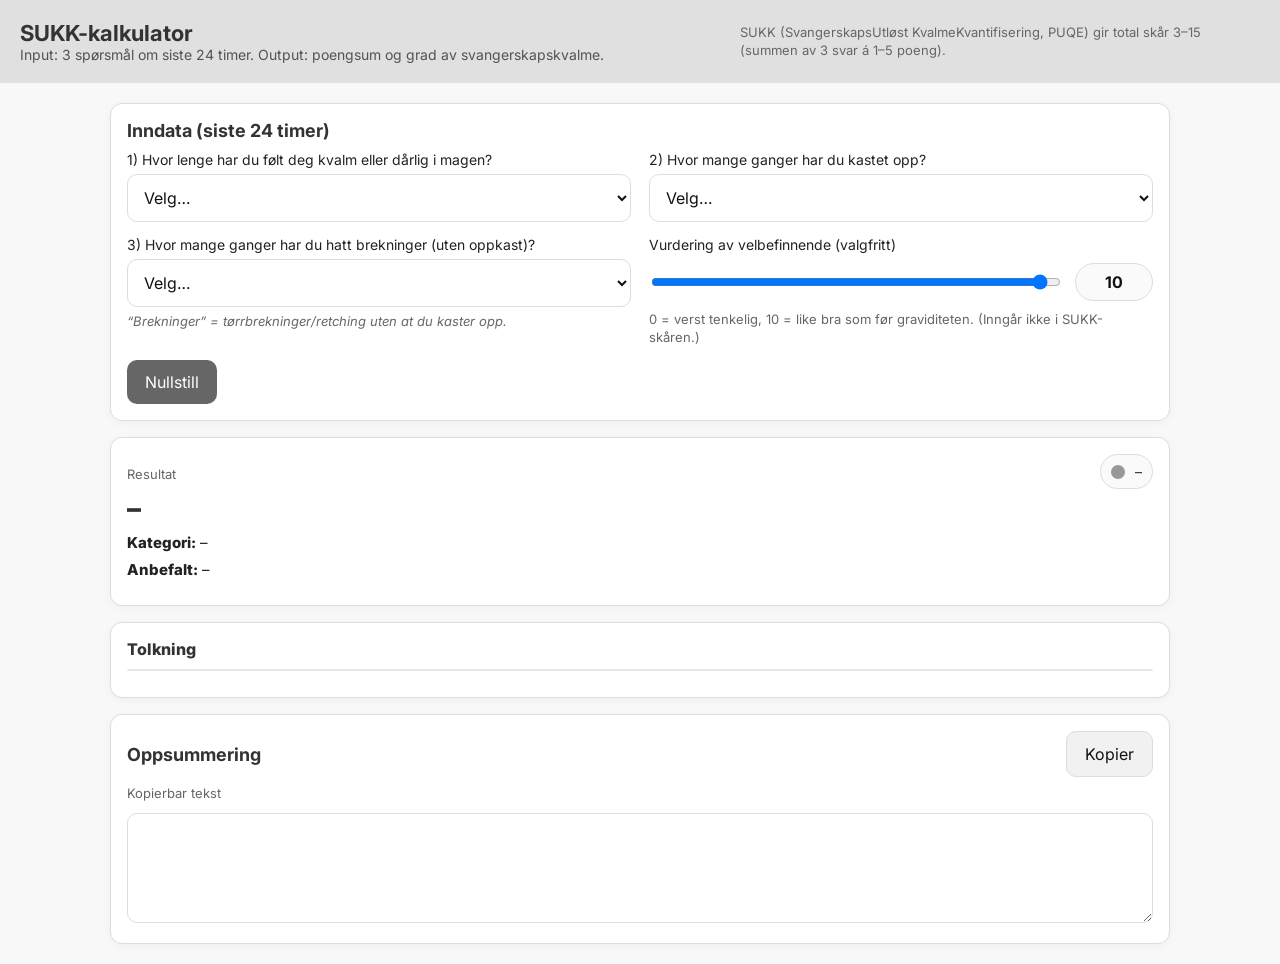
<file: journal/kliniske_verktøy/SUKK.html>
<!DOCTYPE html>
<html lang="no">
<head>
  <meta charset="UTF-8" />
  <meta name="viewport" content="width=device-width, initial-scale=1.0" />
  <title>SUKK-kalkulator (svangerskapskvalme)</title>

  <!-- Same font stack as BMI_kalkulator.html -->
  <link href="https://fonts.googleapis.com/css2?family=Roboto:wght@300;400;500&family=Merriweather:wght@300;400&display=swap" rel="stylesheet" />
  <link href="https://fonts.googleapis.com/css2?family=Inter:wght@400;500;600;700;800&display=swap" rel="stylesheet" />

  <style>
    html, body { margin: 0; padding: 0; }
    body {
      font-family: 'Inter', 'Roboto', sans-serif;
      font-weight: 400;
      background-color: #f8f8f8;
      color: #333;
    }
    input, select, textarea, button { font-family: inherit; font-weight: 400; }
    label { font-family: inherit; font-weight: 400; }

    .page { width: 100%; margin: 0; padding: 0; }
    .top-bar {
      background-color: #e0e0e0;
      padding: 20px;
      margin: 0;
      display: flex;
      align-items: center;
      justify-content: space-between;
      gap: 16px;
      flex-wrap: wrap;
    }
    .top-bar h1 { margin: 0; font-size: 22px; font-weight: 700; }
    .top-bar .subtitle { margin: 0; font-size: 14px; color: #444; opacity: 0.9; }

    .content {
      padding: 20px;
      max-width: 1100px;
      margin: 0 auto;
      box-sizing: border-box;
    }

    .card {
      background: #fff;
      border: 1px solid #ddd;
      border-radius: 12px;
      padding: 16px;
      box-sizing: border-box;
      box-shadow: 0 2px 8px rgba(0,0,0,0.04);
    }
    .card + .card { margin-top: 16px; }

    .section-title { margin: 0 0 10px 0; font-size: 18px; font-weight: 700; }
    .muted { color: #666; font-size: 13px; line-height: 1.35; }

    .form-grid {
      display: grid;
      grid-template-columns: 1fr 1fr;
      gap: 14px 18px;
      align-items: start;
    }
    @media (max-width: 820px) { .form-grid { grid-template-columns: 1fr; } }

    .field label { display: block; margin-bottom: 6px; font-size: 14px; color: #222; }

    select, input[type="number"], input[type="range"] {
      width: 100%;
      padding: 12px;
      border: 1px solid #ddd;
      border-radius: 10px;
      font-size: 16px;
      box-sizing: border-box;
      background: #fff;
      color: #111;
    }

    .btn-row {
      display: flex;
      gap: 10px;
      align-items: center;
      margin-top: 14px;
      flex-wrap: wrap;
    }
    button {
      background-color: #5a9;
      color: #fff;
      border: none;
      border-radius: 10px;
      padding: 12px 18px;
      font-size: 16px;
      cursor: pointer;
      transition: background-color 0.3s, transform 0.1s;
      margin: 0;
    }
    button:hover { background-color: #489; }
    button:active { transform: scale(0.98); }
    button:disabled {
      background-color: #ccc;
      color: #666;
      cursor: not-allowed;
      opacity: 0.6;
      transition: none;
      transform: none;
    }
    .btn-secondary { background-color: #666; }
    .btn-secondary:hover { background-color: #555; }
    .btn-ghost {
      background: #f1f1f1;
      color: #111;
      border: 1px solid #ddd;
    }
    .btn-ghost:hover { background: #eaeaea; }

    .result-line {
      display: flex;
      align-items: baseline;
      justify-content: space-between;
      gap: 12px;
      flex-wrap: wrap;
    }
    .result-big {
      font-size: 28px;
      font-weight: 800;
      margin: 8px 0 0;
    }
    .badge {
      display: inline-flex;
      align-items: center;
      gap: 10px;
      padding: 8px 10px;
      border-radius: 999px;
      border: 1px solid #ddd;
      background: #fafafa;
      font-size: 14px;
    }
    .dot {
      width: 14px;
      height: 14px;
      border-radius: 50%;
      background: #999;
      display: inline-block;
      flex: 0 0 auto;
    }
    .dot.green { background: #6bbf77; }
    .dot.yellow { background: #f0c24a; }
    .dot.orange { background: #f39c3d; }
    .dot.red { background: #e35d5d; }

    .interp-title { margin: 0 0 10px 0; font-size: 16px; font-weight: 800; }
    .interp-box {
      border: 1px solid #e6e6e6;
      border-radius: 12px;
      overflow: hidden;
      background: #fff;
    }
    .interp-row {
      padding: 14px 14px;
      background: #fff7d6;
      border-top: 1px solid #eee2b8;
      font-size: 15px;
    }
    .interp-row:first-child { border-top: none; }
    .interp-row.active {
      background: #b7e1b1;
      border-top-color: #9ed39a;
      font-weight: 700;
    }
    .interp-row small {
      display: block;
      margin-top: 6px;
      font-weight: 400;
      color: #444;
      opacity: 0.9;
    }

    textarea.summary {
      width: 100%;
      padding: 12px;
      border: 1px solid #ddd;
      border-radius: 10px;
      font-size: 15px;
      box-sizing: border-box;
      resize: vertical;
      min-height: 110px;
      font-family: 'Roboto', sans-serif;
      background: #fff;
    }

    .note { margin-top: 10px; font-size: 12px; color: #666; line-height: 1.35; }
    .inline-kv { margin: 8px 0 0; font-size: 15px; color: #222; }
    .inline-kv b { font-weight: 800; }

    .range-row{
      display:flex;
      align-items:center;
      gap:12px;
    }
    .range-pill{
      min-width: 56px;
      text-align:center;
      border: 1px solid #ddd;
      background:#fafafa;
      border-radius:999px;
      padding: 8px 10px;
      font-weight: 700;
      color:#111;
    }
  </style>
</head>

<body>
  <div class="page">
    <div class="top-bar">
      <div>
        <h1>SUKK-kalkulator</h1>
        <p class="subtitle">Input: 3 spørsmål om siste 24 timer. Output: poengsum og grad av svangerskapskvalme.</p>
      </div>
      <div class="muted" style="max-width: 520px;">
        SUKK (SvangerskapsUtløst KvalmeKvantifisering, PUQE) gir total skår 3–15 (summen av 3 svar á 1–5 poeng).
      </div>
    </div>

    <div class="content">
      <!-- Input card -->
      <div class="card">
        <h2 class="section-title">Inndata (siste 24 timer)</h2>

        <div class="form-grid">
          <div class="field">
            <label for="q1">1) Hvor lenge har du følt deg kvalm eller dårlig i magen?</label>
            <select id="q1">
              <option value="">Velg…</option>
              <option value="5">&gt; 6 timer (5 poeng)</option>
              <option value="4">4–6 timer (4 poeng)</option>
              <option value="3">2–3 timer (3 poeng)</option>
              <option value="2">&le; 1 time (2 poeng)</option>
              <option value="1">Ikke i det hele tatt (1 poeng)</option>
            </select>
          </div>

          <div class="field">
            <label for="q2">2) Hvor mange ganger har du kastet opp?</label>
            <select id="q2">
              <option value="">Velg…</option>
              <option value="5">&ge; 7 ganger (5 poeng)</option>
              <option value="4">5–6 ganger (4 poeng)</option>
              <option value="3">3–4 ganger (3 poeng)</option>
              <option value="2">1–2 ganger (2 poeng)</option>
              <option value="1">Ikke i det hele tatt (1 poeng)</option>
            </select>
          </div>

          <div class="field">
            <label for="q3">3) Hvor mange ganger har du hatt brekninger (uten oppkast)?</label>
            <select id="q3">
              <option value="">Velg…</option>
              <option value="5">&ge; 7 ganger (5 poeng)</option>
              <option value="4">5–6 ganger (4 poeng)</option>
              <option value="3">3–4 ganger (3 poeng)</option>
              <option value="2">1–2 ganger (2 poeng)</option>
              <option value="1">Ikke i det hele tatt (1 poeng)</option>
            </select>
            <div class="muted" style="margin-top: 6px;"><i>“Brekninger” = tørrbrekninger/retching uten at du kaster opp.</i></div>
          </div>

          <div class="field">
            <label for="well">Vurdering av velbefinnende (valgfritt)</label>
            <div class="range-row">
              <input id="well" type="range" min="0" max="10" step="1" value="10" aria-label="Velbefinnende 0 til 10" />
              <div class="range-pill" id="wellOut">10</div>
            </div>
            <div class="muted" style="margin-top: 6px;">0 = verst tenkelig, 10 = like bra som før graviditeten. (Inngår ikke i SUKK-skåren.)</div>
          </div>
        </div>

        <div class="btn-row">
          <button id="btnReset" type="button" class="btn-secondary">Nullstill</button>
        </div>

        <div id="error" class="note" style="color:#b83b3b; display:none;"></div>
      </div>

      <!-- Result card -->
      <div class="card">
        <div class="result-line">
          <div>
            <div class="muted">Resultat</div>
            <div class="result-big" id="scoreOut">–</div>
            <div class="inline-kv" id="catOut"><b>Kategori:</b> –</div>
            <div class="inline-kv" id="helpOut"><b>Anbefalt:</b> –</div>
          </div>

          <div class="badge" aria-live="polite">
            <span id="catDot" class="dot"></span>
            <span id="catLabel">–</span>
          </div>
        </div>

        <div class="note" id="scoreNote"></div>
      </div>

      <!-- Interpretation -->
      <div class="card">
        <h3 class="interp-title" id="interpHeader">Tolkning</h3>
        <div class="interp-box" id="interpBox"></div>
        <div class="note" style="margin-top: 10px;">
          
        </div>
      </div>

      <!-- Summary -->
      <div class="card">
        <div style="display:flex; align-items:center; justify-content:space-between; gap:12px; flex-wrap:wrap;">
          <h2 class="section-title" style="margin:0;">Oppsummering</h2>
          <button id="btnCopy" type="button" class="btn-ghost">Kopier</button>
        </div>
        <div class="muted" style="margin: 8px 0 10px;">
          Kopierbar tekst
        </div>
        <textarea id="summary" class="summary" readonly></textarea>
        <div class="note" id="copyStatus" style="display:none; color:#2e7d32;"></div>
      </div>
    </div>
  </div>

  <script>
    const el = (id) => document.getElementById(id);

    function setDot(dotClass) {
      const d = el('catDot');
      d.className = 'dot';
      if (dotClass) d.classList.add(dotClass);
    }

    function parseIntSafe(v) {
      const n = Number(v);
      return Number.isFinite(n) ? Math.trunc(n) : NaN;
    }

    function renderNullState() {
      el('error').style.display = 'none';
      el('copyStatus').style.display = 'none';

      el('scoreOut').textContent = '–';
      el('catOut').innerHTML = '<b>Kategori:</b> –';
      el('helpOut').innerHTML = '<b>Anbefalt:</b> –';
      el('catLabel').textContent = '–';
      setDot('');
      el('scoreNote').textContent = '';
      el('interpHeader').textContent = 'Tolkning';
      el('interpBox').innerHTML = '';
      el('summary').value = '';
    }

    function categoryFromScore(score) {
      // SUKK total = 3–15
      if (score === 3) return { key: 'none', label: 'ingen svangerskapskvalme', dot: 'green', range: '3 poeng' };
      if (score >= 4 && score <= 6) return { key: 'mild', label: 'lett svangerskapskvalme', dot: 'yellow', range: '4–6 poeng' };
      if (score >= 7 && score <= 12) return { key: 'moderate', label: 'moderat svangerskapskvalme', dot: 'orange', range: '7–12 poeng' };
      // 13–15
      return { key: 'severe', label: 'alvorlig svangerskapskvalme (hyperemesis)', dot: 'red', range: '13–15 poeng' };
    }

    function helpText(cat) {
      if (!cat) return '–';
      if (cat.key === 'none') return 'Oppfølging ved behov.';
      if (cat.key === 'mild') return 'Prøv råd/tiltak og følg med på utvikling.';
      if (cat.key === 'moderate') return 'Vurder å kontakte jordmor/lege for råd/behandling.';
      return 'Kontakt jordmor/lege (evt. legevakt) for vurdering, særlig ved dehydrering/vekttap.';
    }

    function renderInterpretation(activeKey) {
      const box = el('interpBox');
      box.innerHTML = '';
      el('interpHeader').textContent = 'Tolkning (total skår = sum av 3 svar)';

      const rows = [
        { id: 'none', text: '3 poeng: ingen svangerskapskvalme' },
        { id: 'mild', text: '4–6 poeng: lett svangerskapskvalme' },
        { id: 'moderate', text: '7–12 poeng: moderat svangerskapskvalme' },
        { id: 'severe', text: '13–15 poeng: alvorlig svangerskapskvalme (hyperemesis)' }
      ];

      for (const r of rows) {
        const div = document.createElement('div');
        div.className = 'interp-row' + (r.id === activeKey ? ' active' : '');
        div.textContent = r.text;
        box.appendChild(div);
      }
    }

    function buildSummary(q1, q2, q3, score, cat, well) {
      const lines = [];
      lines.push('Oppsummering SUKK-kalkulator (siste 24 timer)');
      lines.push(`- Spm 1 (kvalme/ubehag): ${q1} poeng`);
      lines.push(`- Spm 2 (oppkast): ${q2} poeng`);
      lines.push(`- Spm 3 (brekninger uten oppkast): ${q3} poeng`);
      lines.push(`- Total SUKK: ${score} (kategori: ${cat?.label ?? '–'})`);
      lines.push(`- Velbefinnende (0–10, valgfritt): ${well}`);
      return lines.join('\n');
    }

    function calculate() {
      el('copyStatus').style.display = 'none';

      const q1 = parseIntSafe(el('q1').value);
      const q2 = parseIntSafe(el('q2').value);
      const q3 = parseIntSafe(el('q3').value);
      const well = parseIntSafe(el('well').value);

      // If not fully filled out yet -> show null state (no noisy errors while typing)
      if (![q1, q2, q3].every(Number.isFinite)) {
        renderNullState();
        // keep wellbeing pill responsive even in null state
        el('wellOut').textContent = Number.isFinite(well) ? String(well) : '–';
        return;
      }

      const score = q1 + q2 + q3;
      const cat = categoryFromScore(score);

      el('wellOut').textContent = Number.isFinite(well) ? String(well) : '–';

      el('error').style.display = 'none';
      el('scoreOut').textContent = `${score} poeng`;
      el('catOut').innerHTML = `<b>Kategori:</b> ${cat.label}`;
      el('helpOut').innerHTML = `<b>Anbefalt:</b> ${helpText(cat)}`;

      el('catLabel').textContent = cat.label;
      setDot(cat.dot);

      el('scoreNote').textContent = `Skala: 3–15 (1–5 poeng per spørsmål). Du ligger i området: ${cat.range}.`;

      renderInterpretation(cat.key);
      el('summary').value = buildSummary(q1, q2, q3, score, cat, (Number.isFinite(well) ? well : '–'));
    }

    function resetInputs() {
      el('q1').value = '';
      el('q2').value = '';
      el('q3').value = '';
      el('well').value = '10';
      el('wellOut').textContent = '10';
      calculate(); // will renderNullState()
    }

    async function copySummary() {
      const txt = el('summary').value || '';
      if (!txt.trim()) return;

      try {
        await navigator.clipboard.writeText(txt);
        el('copyStatus').textContent = 'Kopiert!';
        el('copyStatus').style.display = 'block';
      } catch {
        el('summary').focus();
        el('summary').select();
        document.execCommand('copy');
        el('copyStatus').textContent = 'Kopiert!';
        el('copyStatus').style.display = 'block';
      }
    }

    function wireAutoUpdate() {
      ['q1','q2','q3'].forEach(id => {
        el(id).addEventListener('change', calculate);
        el(id).addEventListener('input', calculate);
      });
      el('well').addEventListener('input', () => {
        el('wellOut').textContent = String(el('well').value);
      });
      el('well').addEventListener('change', calculate);
    }

    el('btnReset').addEventListener('click', resetInputs);
    el('btnCopy').addEventListener('click', copySummary);

    wireAutoUpdate();
    renderNullState();
    el('wellOut').textContent = String(el('well').value);
  </script>
</body>
</html>
</file>
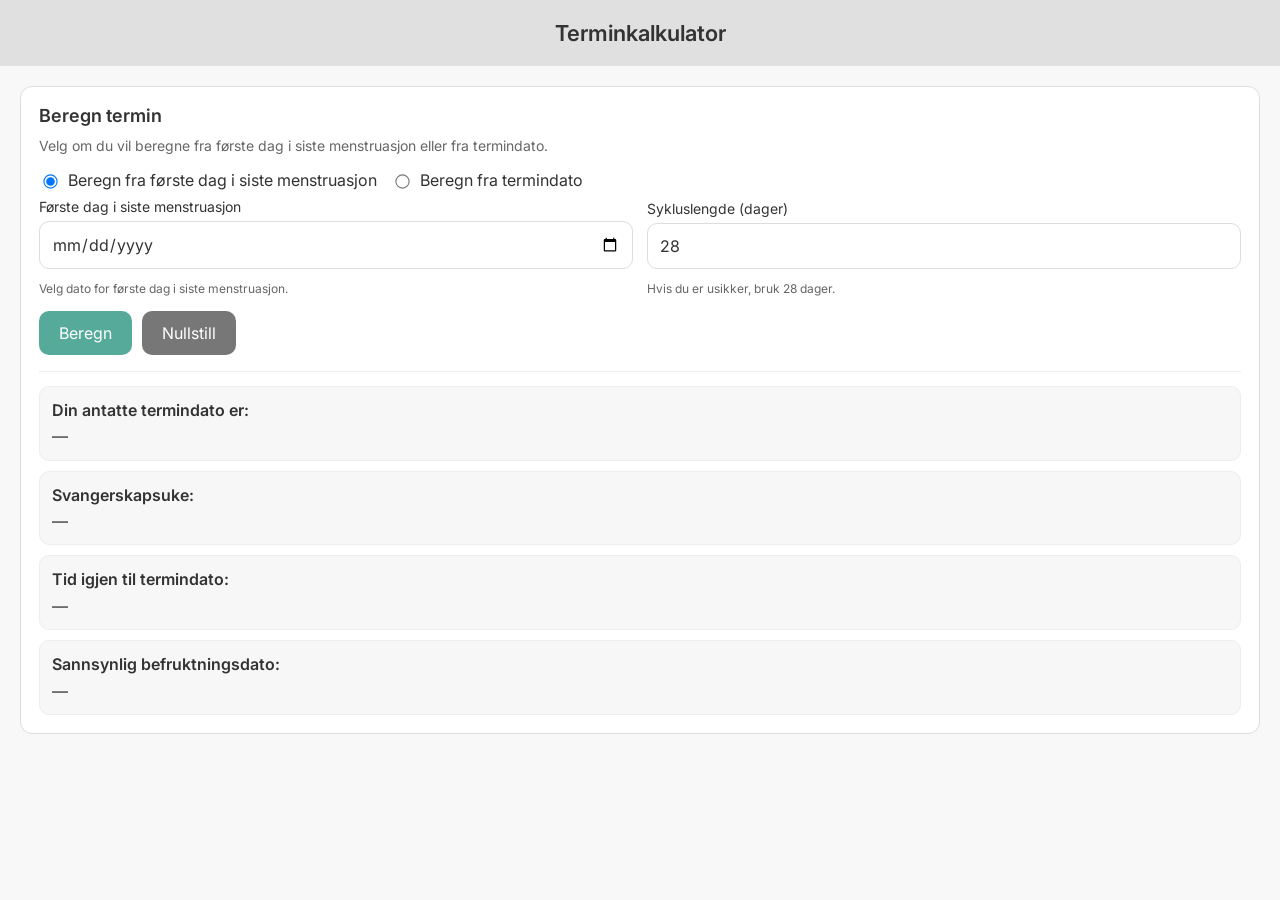
<file: journal/kliniske_verktøy/terminkalkulator.html>
<!DOCTYPE html>
<html lang="no">
<head>
  <meta charset="UTF-8" />
  <meta name="viewport" content="width=device-width, initial-scale=1.0" />
  <title>Terminkalkulator</title>

  <!-- Match fonts used in transcribe.html -->
  <link href="https://fonts.googleapis.com/css2?family=Roboto:wght@300;400;500&family=Merriweather:wght@300;400&display=swap" rel="stylesheet" />
  <link href="https://fonts.googleapis.com/css2?family=Inter:wght@400;500;600;700;800&display=swap" rel="stylesheet" />

  <style>
    /* Base Styles (mirrors transcribe.html) */
    html, body { margin: 0; padding: 0; }
    body {
      font-family: 'Inter', 'Roboto', sans-serif;
      font-weight: 400;
      background-color: #f8f8f8;
      color: #333;
    }
    input, select, textarea, button { font-family: inherit; font-weight: 400; }
    label { font-family: inherit; font-weight: 400; }

    .grid-container {
      display: grid;
      grid-template-columns: 1fr;
      grid-template-rows: auto;
      min-height: 100vh;
    }
    .main-content {
      display: flex;
      flex-direction: column;
      overflow-y: auto;
      padding: 0;
    }

    /* Top Bar (same look/feel) */
    .top-bar {
      background-color: #e0e0e0;
      padding: 20px;
      margin-bottom: 20px;
      display: flex;
      align-items: center;
      justify-content: space-between;
      gap: 12px;
      flex-wrap: wrap;
    }
    .top-bar .title {
      font-size: 22px;
      font-weight: 600;
      color: #333;
      margin: 0;
    }

    /* Button styles (copied style spirit from transcribe.html) */
    button {
      background-color: #5a9;
      color: #fff;
      border: none;
      border-radius: 10px;
      padding: 12px 20px;
      font-size: 16px;
      cursor: pointer;
      transition: background-color 0.3s, transform 0.1s;
      margin: 0;
    }
    button:hover { background-color: #489; }
    button:active { transform: scale(0.98); }
    button:disabled {
      background-color: #ccc;
      color: #666;
      cursor: not-allowed;
      opacity: 0.6;
      transition: none;
      transform: none;
    }

    /* Content spacing similar to recording-area padding */
    .content {
      padding: 0 20px 30px;
    }

    /* Calculator block */
    .calc-card {
      background: #fff;
      border: 1px solid #ddd;
      border-radius: 12px;
      padding: 18px;
      box-sizing: border-box;
    }

    .section-title {
      margin: 0 0 10px;
      font-size: 18px;
      font-weight: 600;
      color: #333;
    }

    .muted {
      margin: 0 0 14px;
      color: #666;
      font-size: 14px;
      line-height: 1.4;
    }

    .row {
      display: flex;
      gap: 14px;
      flex-wrap: wrap;
      align-items: flex-end;
      margin-bottom: 14px;
    }

    .field {
      flex: 1 1 260px;
      min-width: 220px;
      display: flex;
      flex-direction: column;
      gap: 6px;
    }

    .field label {
      font-size: 14px;
      color: #333;
    }

    .field input[type="date"],
    .field input[type="number"],
    .field select {
      width: 100%;
      padding: 12px;
      border: 1px solid #ddd;
      border-radius: 10px;
      font-size: 16px;
      box-sizing: border-box;
      background: #fff;
      color: #333;
    }

    .mode-group {
      display: flex;
      gap: 14px;
      flex-wrap: wrap;
      align-items: center;
      margin: 10px 0 8px;
    }

    .radio {
      display: flex;
      align-items: center;
      gap: 8px;
      user-select: none;
    }
    .radio input { transform: scale(1.1); }

    .actions {
      display: flex;
      gap: 10px;
      flex-wrap: wrap;
      align-items: center;
      margin-top: 6px;
    }

    .results {
      margin-top: 16px;
      border-top: 1px solid #eee;
      padding-top: 14px;
      display: grid;
      gap: 10px;
    }

    .result-line {
      background: #f7f7f7;
      border: 1px solid #eee;
      border-radius: 10px;
      padding: 12px;
      line-height: 1.4;
    }

    .result-label {
      font-weight: 600;
      display: block;
      margin-bottom: 4px;
    }

    .error {
      background: #fff1f1;
      border-color: #f2b3b3;
      color: #8a1f1f;
    }

    .hint {
      font-size: 12px;
      color: #666;
      margin: 6px 0 0;
      line-height: 1.35;
    }

    @media (max-width: 520px) {
      .top-bar { padding: 16px; }
      .content { padding: 0 14px 24px; }
    }
  </style>
</head>

<body>
  <div class="grid-container">
    <main class="main-content">
      <div class="top-bar">
       <span style="min-width: 160px;"></span>
        <h1 class="title">Terminkalkulator</h1>
        <span style="min-width: 160px;"></span>
      </div>

      <div class="content">
        <div class="calc-card" aria-labelledby="calcTitle">
          <h2 id="calcTitle" class="section-title">Beregn termin</h2>
          <p class="muted">
            Velg om du vil beregne fra første dag i siste menstruasjon eller fra termindato.
          </p>

          <div class="mode-group" role="radiogroup" aria-label="Velg tidspunkt for beregning">
            <label class="radio">
              <input type="radio" name="calcMode" value="lmp" checked />
              <span>Beregn fra første dag i siste menstruasjon</span>
            </label>
            <label class="radio">
              <input type="radio" name="calcMode" value="due" />
              <span>Beregn fra termindato</span>
            </label>
          </div>

          <div class="row">
            <div class="field">
              <label id="dateLabel" for="dateInput">Første dag i siste menstruasjon</label>
              <input id="dateInput" type="date" />
              <p class="hint" id="dateHint">Velg dato.</p>
            </div>

            <div class="field" id="cycleField">
              <label for="cycleLength">Sykluslengde (dager)</label>
              <input id="cycleLength" type="number" min="20" max="45" step="1" value="28" />
              <p class="hint">Hvis du er usikker, bruk 28 dager.</p>
            </div>
          </div>

          <div class="actions">
            <button id="calcBtn" type="button">Beregn</button>
            <button id="resetBtn" type="button" style="background-color:#777;">Nullstill</button>
          </div>

          <div class="results" aria-live="polite" aria-atomic="true">
            <div id="resultDue" class="result-line">
              <span class="result-label">Din antatte termindato er:</span>
              <span id="outDue">—</span>
            </div>

            <div id="resultWeek" class="result-line">
              <span class="result-label">Svangerskapsuke:</span>
              <span id="outWeek">—</span>
            </div>

            <div id="resultLeft" class="result-line">
              <span class="result-label">Tid igjen til termindato:</span>
              <span id="outLeft">—</span>
            </div>

            <div id="resultConception" class="result-line">
              <span class="result-label">Sannsynlig befruktningsdato:</span>
              <span id="outConception">—</span>
            </div>

            <div id="resultError" class="result-line error" style="display:none;">
              <span class="result-label">Obs:</span>
              <span id="outError"></span>
            </div>
          </div>
        </div>
      </div>
    </main>
  </div>

  <script>
    // ---------- Date helpers (UTC "date-only" math to avoid DST off-by-one) ----------
    const MS_PER_DAY = 24 * 60 * 60 * 1000;

    function toUtcDateOnly(dateLike) {
      // Accepts Date or {y,m,d} or "YYYY-MM-DD"
      if (dateLike instanceof Date) {
        return Date.UTC(dateLike.getFullYear(), dateLike.getMonth(), dateLike.getDate());
      }
      if (typeof dateLike === "string") {
        // "YYYY-MM-DD"
        const [y, m, d] = dateLike.split("-").map(Number);
        if (!y || !m || !d) return null;
        return Date.UTC(y, m - 1, d);
      }
      if (dateLike && typeof dateLike === "object") {
        const { y, m, d } = dateLike;
        return Date.UTC(y, m - 1, d);
      }
      return null;
    }

    function addDays(utcMs, days) {
      return utcMs + (days * MS_PER_DAY);
    }

    function diffDays(utcMsA, utcMsB) {
      // A - B in whole days
      return Math.round((utcMsA - utcMsB) / MS_PER_DAY);
    }

    function formatNo(utcMs) {
      const dt = new Date(utcMs);
      const dd = String(dt.getUTCDate()).padStart(2, "0");
      const mm = String(dt.getUTCMonth() + 1).padStart(2, "0");
      const yyyy = dt.getUTCFullYear();
      return `${dd}.${mm}.${yyyy}`;
    }

    function weeksAndDaysLabel(totalDays) {
      const w = Math.floor(totalDays / 7);
      const d = totalDays % 7;
      return { w, d, label: `${w}+${d}` };
    }

    function timeLeftLabel(daysLeft) {
      const abs = Math.abs(daysLeft);
      const w = Math.floor(abs / 7);
      const d = abs % 7;

      if (daysLeft > 0) return `${w} uker og ${d} dager`;
      if (daysLeft === 0) return `I dag`;
      return `Termindato var for ${w} uker og ${d} dager siden`;
    }

    // ---------- Calculator logic ----------
    // Norsk standard i mange terminkalkulatorer:
    //  - Termin: 283 dager (40+3) fra første dag i siste menstruasjon
    //  - Syklusjustering: + (sykluslengde - 28)
    //
    // Sannsynlig befruktning (slik mange kalkulatorer viser den):
    //  - fra LMP: LMP + (sykluslengde - 14)
    //  - fra termindato: antar 28-dagers syklus => LMP = termindato - 283, befruktning = LMP + 14 => termindato - 269
    const TERM_FROM_LMP_DAYS = 283;     // 40+3
    const DEFAULT_CYCLE_LEN = 28;
    const OVULATION_OFFSET = 14;        // ~14 dager før neste mens

    function computeFromLmp(lmpUtc, cycleLen) {
      const cl = Number.isFinite(cycleLen) ? cycleLen : DEFAULT_CYCLE_LEN;
      const adj = cl - DEFAULT_CYCLE_LEN;

      const dueUtc = addDays(lmpUtc, TERM_FROM_LMP_DAYS + adj);

      // Befruktning slik kalkulatorer ofte estimerer:
      const conceptionUtc = addDays(lmpUtc, cl - OVULATION_OFFSET);

      return { dueUtc, conceptionUtc };
    }

    function computeFromDue(dueUtc) {
      // Antar 28-dagers syklus når sykluslengde ikke er oppgitt:
      const conceptionUtc = addDays(dueUtc, -(TERM_FROM_LMP_DAYS - OVULATION_OFFSET)); // 283-14 = 269
      return { dueUtc, conceptionUtc };
    }

    function gestationalFromDue(todayUtc, dueUtc) {
      // GA days = 283 - daysLeft (40+3 ved termin)
      const daysLeft = diffDays(dueUtc, todayUtc);
      const gaDays = TERM_FROM_LMP_DAYS - daysLeft;
      return { daysLeft, gaDays };
    }

    function safeInt(v, min, max, fallback) {
      const n = Number.parseInt(v, 10);
      if (!Number.isFinite(n)) return fallback;
      if (typeof min === "number" && n < min) return fallback;
      if (typeof max === "number" && n > max) return fallback;
      return n;
    }

    // ---------- UI wiring ----------
    
    const calcBtn = document.getElementById("calcBtn");
    const resetBtn = document.getElementById("resetBtn");
    const dateInput = document.getElementById("dateInput");
    const dateLabel = document.getElementById("dateLabel");
    const dateHint = document.getElementById("dateHint");
    const cycleField = document.getElementById("cycleField");
    const cycleLength = document.getElementById("cycleLength");

    const outDue = document.getElementById("outDue");
    const outWeek = document.getElementById("outWeek");
    const outLeft = document.getElementById("outLeft");
    const outConception = document.getElementById("outConception");

    const errBox = document.getElementById("resultError");
    const outError = document.getElementById("outError");

    function setError(msg) {
      if (!msg) {
        errBox.style.display = "none";
        outError.textContent = "";
        return;
      }
      errBox.style.display = "block";
      outError.textContent = msg;
    }

    function getMode() {
      const el = document.querySelector('input[name="calcMode"]:checked');
      return el ? el.value : "lmp";
    }

    function updateModeUi() {
      const mode = getMode();
      if (mode === "lmp") {
        dateLabel.textContent = "Første dag i siste menstruasjon";
        dateHint.textContent = "Velg dato for første dag i siste menstruasjon.";
        cycleField.style.display = "";
      } else {
        dateLabel.textContent = "Termindato";
        dateHint.textContent = "Velg termindato (f.eks. fra ultralyd).";
        cycleField.style.display = "none";
      }
      setError("");
    }

    function clearOutputs() {
      outDue.textContent = "—";
      outWeek.textContent = "—";
      outLeft.textContent = "—";
      outConception.textContent = "—";
      setError("");
    }

    function calculate() {
      setError("");
      const mode = getMode();
      const todayUtc = toUtcDateOnly(new Date());
      const chosenUtc = toUtcDateOnly(dateInput.value);

      if (!chosenUtc) {
        clearOutputs();
        setError("Velg en gyldig dato først.");
        return;
      }

      let dueUtc, conceptionUtc;

      if (mode === "lmp") {
        const cl = safeInt(cycleLength.value, 20, 45, DEFAULT_CYCLE_LEN);
        ({ dueUtc, conceptionUtc } = computeFromLmp(chosenUtc, cl));
      } else {
        ({ dueUtc, conceptionUtc } = computeFromDue(chosenUtc));
      }

      const { daysLeft, gaDays } = gestationalFromDue(todayUtc, dueUtc);

      // Guardrails (still compute, but warn)
      if (gaDays < -14) {
        setError("Datoen ser ut til å ligge langt frem i tid. Sjekk at du har valgt riktig dato.");
      } else if (gaDays > 333) {
        setError("Datoen ser ut til å ligge langt tilbake i tid. Sjekk at du har valgt riktig dato.");
      }

      const gad = Math.max(0, gaDays);
      const { label: weekLabel } = weeksAndDaysLabel(gad);

      outDue.textContent = formatNo(dueUtc);
      outWeek.textContent = `Uke ${weekLabel}`;
      outLeft.textContent = timeLeftLabel(daysLeft);
      outConception.textContent = formatNo(conceptionUtc);
    }

    
    // Events
    document.querySelectorAll('input[name="calcMode"]').forEach(r => {
      r.addEventListener("change", () => {
        updateModeUi();
        if (dateInput.value) calculate();
      });
    });

    calcBtn.addEventListener("click", calculate);

    resetBtn.addEventListener("click", () => {
      dateInput.value = "";
      cycleLength.value = String(DEFAULT_CYCLE_LEN);
      document.querySelector('input[name="calcMode"][value="lmp"]').checked = true;
      updateModeUi();
      clearOutputs();
    });

    dateInput.addEventListener("change", calculate);
    cycleLength.addEventListener("change", () => {
      if (getMode() === "lmp" && dateInput.value) calculate();
    });

    // Init
    updateModeUi();
    clearOutputs();
  </script>
</body>
</html>
</file>
<file: style.css>
@import url('https://fonts.googleapis.com/css2?family=DM+Sans:wght@400;500;600;700&family=Manrope:wght@500;600;700;800&display=swap');
:root{--n:#07131f;--n2:#0c1e2d;--p:#f3f0e7;--w:#fffdf7;--m:#69f0c0;--v:#9d84ff;--ink:#10212e;--mut:#64727a}*{box-sizing:border-box}html{scroll-behavior:smooth}body{margin:0;background:var(--p);color:var(--ink);font-family:'DM Sans',sans-serif;overflow-x:hidden}.shell{width:min(1160px,calc(100% - 48px));margin:auto}.glow{position:absolute;border-radius:50%;filter:blur(90px);opacity:.35;pointer-events:none}.g1{width:480px;height:480px;background:var(--v);right:-180px;top:50px}.g2{width:340px;height:340px;background:#20c99e;left:-220px;top:330px}header{position:absolute;z-index:3;left:50%;transform:translateX(-50%);width:min(1260px,calc(100% - 48px));height:94px;display:flex;align-items:center;justify-content:space-between;color:white;border-bottom:1px solid #ffffff22}.logo{display:flex;align-items:center;gap:9px;text-decoration:none;font-family:Manrope}.logo i{display:grid;place-items:center;width:38px;height:38px;border:1px solid #69f0c088;border-radius:50%;color:var(--m);font-style:normal;font-weight:800}.logo b{color:var(--m)}nav{display:flex;gap:28px;align-items:center}nav a{color:#ffffffbb;text-decoration:none;font-size:.9rem}.pill{border:1px solid #ffffff44;padding:11px 18px;border-radius:40px}.hero{position:relative;min-height:780px;padding:185px 0 100px;display:grid;grid-template-columns:1.35fr .65fr;gap:70px;align-items:center;color:white}.hero:before{content:'';position:absolute;z-index:-2;left:50%;top:0;width:200vw;height:100%;transform:translateX(-50%);background:radial-gradient(circle at 75% 38%,#415e8c55,transparent 32%),var(--n)}.tag{text-transform:uppercase;letter-spacing:.14em;font-size:.72rem;font-weight:700;color:var(--m)}h1,h2,h3{font-family:Manrope;margin-top:0}h1{font-size:clamp(3.3rem,6.7vw,6.2rem);line-height:.98;letter-spacing:-.065em;margin-bottom:27px}em{font-family:Georgia;font-weight:400;color:var(--m)}.lead{max-width:680px;color:#ffffffaa;line-height:1.75;font-size:1.14rem}.actions{display:flex;gap:15px;margin:36px 0}.btn{display:inline-flex;justify-content:center;align-items:center;min-height:54px;padding:0 24px;border:0;border-radius:40px;background:var(--m);color:var(--n);font-weight:700;text-decoration:none;cursor:pointer}.ghost{padding:16px 22px;border:1px solid #ffffff33;border-radius:40px;color:white;text-decoration:none}.checks{display:flex;gap:25px;color:#ffffff88;font-size:.82rem}.hero aside{position:relative;background:var(--w);color:var(--ink);padding:38px 34px;border-radius:3px 42px;box-shadow:0 30px 70px #0007;transform:rotate(1deg)}aside>small{position:absolute;right:-12px;top:-17px;background:#ff8b6a;padding:10px 15px;border-radius:30px;text-transform:uppercase;font-weight:800;letter-spacing:.08em}aside>p{color:var(--mut);text-transform:uppercase;letter-spacing:.12em;font-size:.78rem}aside strong{display:block;font:700 4rem Manrope;letter-spacing:-.06em}aside sup{font-size:1rem}aside s{color:var(--mut)}aside hr{border:0;border-top:1px solid #d6dcda;margin:25px 0}aside ul{list-style:'✦  ';padding-left:20px;line-height:2;color:#233b46}aside li::marker{color:#168d6b}aside>a{font-weight:700}.ribbon{background:var(--m);padding:16px;text-align:center;font:800 1rem Manrope;letter-spacing:.12em;white-space:nowrap}.section{padding:125px 0}.experience{padding-bottom:0}.experience-copy{display:grid;grid-template-columns:1fr 1fr;gap:70px;align-items:end}.experience-copy h2{font-size:clamp(2.5rem,5vw,4.5rem);line-height:1.04;letter-spacing:-.055em;margin-bottom:0}.experience-copy em{color:#168d6b}.experience-copy>p{color:var(--mut);line-height:1.75}.experience-grid{display:grid;grid-template-columns:repeat(3,1fr);gap:18px;margin-top:50px}.experience-grid article{padding:30px;background:var(--n2);color:white;border-top:3px solid var(--m);min-height:210px}.experience-grid b{font:700 1.15rem Manrope}.experience-grid p{color:#ffffffaa;line-height:1.7}.experience+.section{padding-top:90px}.heading{display:grid;grid-template-columns:1fr 1fr;gap:70px;align-items:end;margin-bottom:55px}.dark{color:#168d6b}.heading h2,.process h2,.contact h2{font-size:clamp(2.5rem,5vw,4.5rem);line-height:1.04;letter-spacing:-.055em;margin-bottom:0}.heading em,.contact em{color:#168d6b}.heading>p{color:var(--mut);line-height:1.75}.cards{display:grid;grid-template-columns:repeat(3,1fr);gap:18px}.cards article{position:relative;padding:31px;min-height:300px;border:1px solid #d4d4cc;background:#ffffff66}.cards article>i{position:absolute;right:24px;color:#9aa29e}.cards article>b{display:grid;place-items:center;width:52px;height:52px;border-radius:50%;background:var(--n);color:var(--m);font-size:1.2rem}.cards h3{margin:70px 0 12px}.cards p{color:var(--mut);line-height:1.7}.process{background:var(--n2);color:white;padding:115px 0}.process ol{list-style:none;padding:0;margin:55px 0 0;border-top:1px solid #ffffff22}.process li{display:grid;grid-template-columns:85px 1fr;padding:28px 0;border-bottom:1px solid #ffffff22}.process li>b{color:var(--m)}.process h3{margin-bottom:6px}.process li p{margin:0;color:#ffffff99}.note{display:grid;grid-template-columns:1.2fr .8fr;gap:50px;margin-top:45px;padding:25px;background:#69f0c011;border-left:3px solid var(--m)}.note p{margin:0}.note small{color:#ffffff88}.contact{display:grid;grid-template-columns:.8fr 1.2fr;gap:90px;padding:125px 0}.contact>div>p{color:var(--mut);line-height:1.7}.price{margin-top:38px;text-transform:uppercase;color:var(--mut);font-size:.72rem;letter-spacing:.1em}.price b{display:block;color:var(--ink);font:700 2.6rem Manrope;letter-spacing:-.04em}.price span{display:block;color:#168d6b;font-weight:700}form{background:var(--w);padding:38px;box-shadow:0 25px 65px #202a2a18}form>p{color:var(--mut);margin-top:0}.row{display:grid;grid-template-columns:1fr 1fr;gap:18px}label{display:block;margin-bottom:19px;font-size:.76rem;text-transform:uppercase;letter-spacing:.08em;font-weight:700}label span{color:var(--mut);font-weight:400}input,textarea{width:100%;margin-top:7px;padding:13px 0;border:0;border-bottom:1px solid #bac3bf;background:none;font:1rem 'DM Sans';outline:0}input:focus,textarea:focus{border-color:#168d6b}textarea{resize:vertical}.bot{display:none}form>small{display:block;color:var(--mut);margin-top:14px}footer{padding:34px max(24px,calc((100% - 1160px)/2));background:#050d15;color:#ffffff88;display:flex;justify-content:space-between;align-items:center;font-size:.8rem}footer .logo{color:white}@media(max-width:850px){nav a:not(.pill){display:none}.hero{grid-template-columns:1fr}.experience-copy{grid-template-columns:1fr;gap:22px}.experience-grid{grid-template-columns:1fr}.hero aside{max-width:520px;transform:none}.heading,.contact{grid-template-columns:1fr}.cards{grid-template-columns:1fr}.note{grid-template-columns:1fr}.heading>p{margin-top:0}}@media(max-width:560px){.shell{width:calc(100% - 30px)}header{width:calc(100% - 30px);height:76px}.logo{font-size:.82rem}.pill{font-size:.75rem;padding:9px 12px}.hero{padding-top:130px;min-height:auto}.checks,.actions{flex-direction:column}.section,.contact,.process{padding:80px 0}.row{grid-template-columns:1fr}form{padding:27px 21px}.process li{grid-template-columns:45px 1fr}footer{flex-direction:column;gap:10px;text-align:center}}
</file>
<file: journal/nordlys.css>
:root{font-family:-apple-system,BlinkMacSystemFont,"Segoe UI",sans-serif;color:#172d43;background:#f3f6fa;font-size:16px;--ink:#102c43;--accent:#087d71;--line:#dce4ed}*{box-sizing:border-box}body{margin:0}a{color:var(--accent);text-underline-offset:4px}button,input,select{font:inherit}button{cursor:pointer}button:disabled{cursor:wait;opacity:.55}button,a,input,summary,select{outline-offset:4px}button:focus-visible,a:focus-visible,input:focus-visible,summary:focus-visible{outline:3px solid #1bb5a1}.shell{width:min(1240px,calc(100% - 80px));margin:auto}.header{min-height:110px;display:flex;align-items:center;justify-content:space-between;gap:25px;border-bottom:1px solid var(--line)}.brand{color:var(--ink);font-size:23px;letter-spacing:-.5px;font-weight:750;display:flex;align-items:center;gap:12px;text-decoration:none}.mark{display:grid;place-items:center;width:42px;height:42px;background:#102c43;color:#62e2c3;border-radius:11px;font-size:26px}nav{display:flex;align-items:center;gap:26px;font-size:14px}nav a{text-decoration:none;color:var(--ink)}.version{font-size:12px;color:#566a7d;border:1px solid #cdd8e3;border-radius:20px;padding:6px 12px}.setup{display:grid;grid-template-columns:.9fr 1.15fr;gap:clamp(40px,6vw,90px);padding-top:56px;padding-bottom:56px}.intro{padding-top:28px}.eyebrow{font-size:12px;font-weight:750;letter-spacing:2px;color:#087d71;margin:0 0 18px}h1{font-size:clamp(40px,4vw,58px);line-height:1.07;letter-spacing:-2px;margin:0 0 25px;color:#102c43}p{line-height:1.65}.intro>p:not(.eyebrow){color:#52677a;font-size:18px;max-width:390px}.steps{margin:42px 0 30px}.steps>div{display:flex;gap:17px;margin:0 0 27px}.steps>div>span{font-size:14px;border:1px solid #bfd1df;background:#edf3f9;display:grid;place-items:center;flex:0 0 31px;height:31px;border-radius:50%}.steps strong{font-size:17px}.steps p{font-size:15px;color:#52677a;margin:5px 0 0}.textlink{font-size:15px}.panel{padding:32px;border:1px solid var(--line);border-radius:20px;background:#fff;box-shadow:0 10px 35px #17375106}.panel-heading{display:flex;align-items:center;justify-content:space-between;gap:20px}.panel-heading .eyebrow{margin-bottom:9px}h2{font-size:25px;letter-spacing:-.6px;margin:0 0 20px}.session-label{font-size:12px;color:#586e7d;line-height:1.5;max-width:100px;text-align:right}.provider{border-top:1px solid var(--line);padding:23px 0 16px}.provider-heading{display:flex;align-items:center;justify-content:space-between;margin-bottom:15px}.provider h3{margin:0;font-size:20px}.provider-heading>span{font-size:12px;background:#edf5f5;padding:5px 9px;border-radius:5px;color:#21645d}label{display:block;font-size:14px;margin:12px 0 8px}.key-input{position:relative}.key-input input{padding-right:62px}input{width:100%;border:1px solid #cad5e0;border-radius:8px;background:#fafcfe;padding:12px 14px;min-height:45px;color:#17334a}input:focus{background:#fff}.reveal{position:absolute;right:8px;top:6px;background:transparent;border:0;color:#456274;padding:9px;font-size:13px}.field-bottom{display:flex;align-items:center;justify-content:space-between;gap:16px;font-size:13px}.field-bottom label{display:flex;align-items:center;gap:8px}.field-bottom select{font-size:13px;padding:5px;border:1px solid #d2dde5;border-radius:5px;background:#fff}.help{font-size:13px;color:#627586;line-height:1.5;margin:8px 0}.optional{border-top:1px solid var(--line);border-bottom:1px solid var(--line);padding:16px 0;font-size:14px}.optional summary{cursor:pointer;font-weight:600}.notice{font-size:13px;line-height:1.6;color:#4e6576;background:#f1f6fa;padding:13px 15px;border-radius:7px;margin:20px 0}.primary{border:0;border-radius:9px;color:#fff;background:#2563eb;padding:14px 20px;font-weight:650;min-height:48px}.primary:hover{background:#1d4ed8}.wide{width:100%;display:flex;justify-content:space-between}.centered{text-align:center}.backup-actions{display:flex;flex-wrap:wrap;gap:16px;margin-top:23px;padding-top:20px;border-top:1px solid var(--line)}.backup-actions button{font-size:12px;background:none;border:0;color:#376175;padding:4px 0}.backup-actions .danger{color:#925348}#setup-status{font-size:14px;margin-bottom:0}#setup-status:empty{display:none}.footer{display:flex;flex-wrap:wrap;justify-content:space-between;gap:20px;border-top:1px solid var(--line);padding:25px 0 35px;font-size:12px;color:#5a7084}.footer a{font-size:12px}dialog{border:1px solid var(--line);border-radius:18px;width:min(500px,calc(100% - 32px));padding:30px;color:var(--ink)}dialog::backdrop{background:#102c4360;backdrop-filter:blur(4px)}dialog p{font-size:15px}.dialog-actions{display:flex;justify-content:flex-end;gap:15px;margin-top:24px}.dialog-actions button:not(.primary){background:#fff;border:1px solid var(--line);border-radius:8px;padding:12px 16px}#backup-error{color:#a03732;font-size:14px}.doc{max-width:860px;margin:45px auto 70px;padding:36px;background:#fff;border:1px solid var(--line);border-radius:18px}.doc h1{font-size:38px}.doc h2{margin-top:35px}.doc h3{margin-top:28px}.doc li{line-height:1.65;margin:9px 0}.doc aside{padding:16px;background:#eef5fa;border-radius:8px}.doc table{width:100%;border-collapse:collapse;font-size:14px}.doc td,.doc th{padding:12px 8px;border-bottom:1px solid var(--line);text-align:left;vertical-align:top}.doc code{font-size:13px}.doc nav{flex-wrap:wrap;margin:24px 0}@media(max-width:900px){.shell{width:calc(100% - 36px)}.setup{grid-template-columns:1fr;gap:20px;padding-top:20px}.intro{padding-top:0}.intro h1 br{display:none}h1{font-size:40px}.steps{display:none}.intro>p:not(.eyebrow){max-width:none}.intro .textlink{display:none}.header{min-height:86px;flex-wrap:wrap;gap:14px;padding:18px 0}.version{display:none}.panel{padding:24px}.doc{margin:24px 18px;padding:23px}.field-bottom{flex-wrap:wrap;gap:0}.footer{line-height:1.6}nav{gap:18px}.brand{font-size:20px}}@media(prefers-reduced-motion:reduce){*{scroll-behavior:auto!important}}

.drive-key-panel{padding:18px;margin:0 0 22px;border:1px solid #a8d8cb;border-radius:12px;background:#eef8f5}
.drive-key-panel h3{margin:0 0 8px}
.drive-key-panel p{font-size:14px;line-height:1.5}
.drive-key-actions{display:flex;flex-wrap:wrap;gap:10px}
.drive-key-actions button{padding:10px 14px;border-radius:7px;cursor:pointer}

/* Compact setup page: full-width connections and a single-line introduction. */
.setup-page{font-size:13px}
.setup-page>.shell{width:calc(100% - 48px);max-width:1800px}
.setup-page .header{min-height:64px;gap:16px;padding:12px 0}
.setup-page .brand{font-size:18px;gap:8px}
.setup-page .mark{width:30px;height:30px;border-radius:8px;font-size:21px}
.setup-page nav{font-size:12px;gap:20px}
.setup-page .version{font-size:11px;padding:4px 9px}
.setup-page .setup{display:flex;flex-direction:column;gap:12px;padding:14px 0 24px}
.setup-page .compact-intro{display:flex;align-items:baseline;flex-wrap:wrap;gap:6px 16px;padding:0;font-size:12px;color:#52677a}
.setup-page .compact-intro h1{font-size:13px;line-height:1.5;letter-spacing:0;margin:0}
.setup-page .compact-intro p{font-size:12px;line-height:1.5;max-width:none;margin:0}
.setup-page .compact-intro a{font-size:12px;margin-left:auto}
.setup-page .panel{padding:20px;border-radius:12px}
.setup-page .panel-heading{margin-bottom:12px}
.setup-page .panel-heading>div{display:flex;align-items:baseline;gap:12px}
.setup-page .panel-heading .eyebrow{font-size:10px;letter-spacing:1.4px;margin:0}
.setup-page .panel-heading h2{font-size:19px;margin:0}
.setup-page .session-label{max-width:none;font-size:11px}
.setup-page .drive-key-panel{display:grid;grid-template-columns:minmax(220px,1fr) auto;gap:4px 24px;padding:14px 16px;margin-bottom:16px;border-radius:9px}
.setup-page .drive-key-panel h3{font-size:14px;margin:0}
.setup-page .drive-key-panel p{font-size:12px;margin:0}
.setup-page .drive-key-panel>p{grid-column:1}
.setup-page .drive-key-actions{grid-column:2;grid-row:1 / 4;align-items:center}
.setup-page .drive-key-actions button{min-height:34px;padding:8px 12px;font-size:12px;border:1px solid #a8d8cb;background:#fff;color:#185b54}
.setup-page .drive-key-actions .primary{background:#2563eb;color:#fff;border-color:#2563eb}
.setup-page #setup-form{display:grid;grid-template-columns:1fr 1fr;gap:12px 24px}
.setup-page .provider{min-width:0;border:1px solid var(--line);border-radius:9px;background:#fafcfe;padding:14px 16px}
.setup-page .provider-heading{margin-bottom:8px}
.setup-page .provider h3{font-size:16px}
.setup-page .provider-heading>span{font-size:11px;padding:3px 7px}
.setup-page #setup-form label{font-size:12px;margin:8px 0 6px}
.setup-page #setup-form input{font-size:13px;min-height:36px;padding:8px 10px}
.setup-page #setup-form .key-input input{padding-right:48px}
.setup-page .reveal{top:2px;right:3px;padding:8px;font-size:12px}
.setup-page .field-bottom{font-size:12px;gap:12px}
.setup-page .field-bottom select{font-size:12px;padding:3px}
.setup-page .help{font-size:12px;margin:5px 0}
.setup-page .optional{padding:10px 0;font-size:12px}
.setup-page #setup-form>.optional,.setup-page #setup-form>.notice{grid-column:1 / -1}
.setup-page #setup-form>.notice{margin:0;padding:8px 12px;font-size:12px;line-height:1.5}
.setup-page #setup-form>.primary{width:auto;justify-self:start;min-width:240px;min-height:38px;padding:9px 14px;border-radius:7px;font-size:13px;gap:24px}
.setup-page #setup-form>.centered{text-align:right;align-self:center;margin:0}
.setup-page .panel>.optional{margin-top:12px;border-bottom:0}
.setup-page .backup-actions{margin-top:8px;padding-top:0;border:0}
.setup-page .footer{padding:14px 0;font-size:11px;gap:12px}
.setup-page .footer a{font-size:11px}
@media(max-width:700px){
 .setup-page>.shell{width:calc(100% - 24px)}
 .setup-page .header{gap:10px}
 .setup-page nav{flex-wrap:wrap;gap:10px}
 .setup-page .compact-intro a{margin-left:0}
 .setup-page .panel{padding:14px}
 .setup-page .drive-key-panel{grid-template-columns:1fr;gap:7px}
 .setup-page .drive-key-actions{grid-column:1;grid-row:auto}
 .setup-page #setup-form{grid-template-columns:1fr;gap:10px}
 .setup-page #setup-form>.centered{text-align:left}
 .setup-page .panel-heading>div{display:block}
}

.setup-page .setup-prompts{grid-column:1 / -1;padding:10px 16px;display:flex;align-items:center;flex-wrap:wrap;gap:8px 20px}
.setup-page .setup-prompts .provider-heading{margin:0;gap:12px}
.setup-page .setup-prompts button{padding:7px 12px;border:1px solid #a8d8cb;border-radius:6px;background:#fff;color:#185b54;font-size:12px}
</file>
